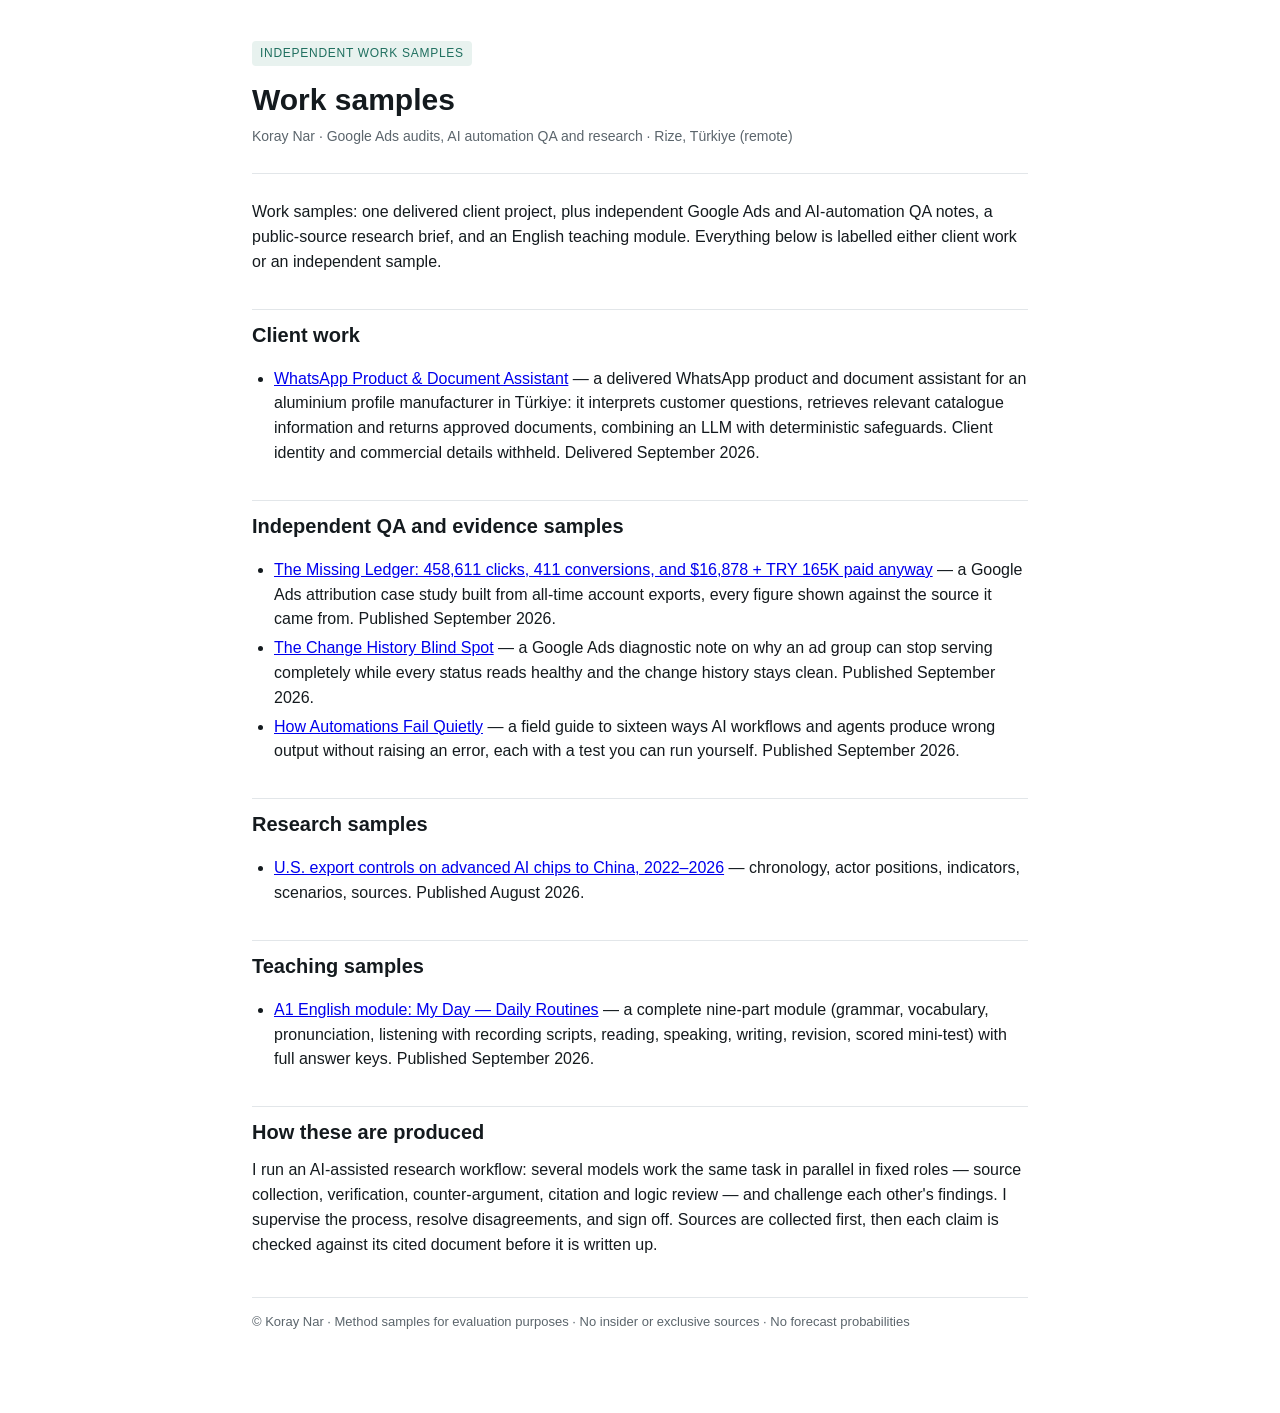
<file: index.html>
<!doctype html>
<html lang="en">
<head>
<meta charset="utf-8">
<meta name="viewport" content="width=device-width,initial-scale=1">
<title>Work samples — Koray Nar</title>
<meta name="description" content="Work samples by Koray Nar: a Google Ads attribution case study, a Google Ads diagnostic note, a field guide to silent AI-automation failures, a public-source research brief with confidence-labelled sources, and a complete CEFR A1 English teaching module.">
<link rel="stylesheet" href="style.css">
</head>
<body>
<div class="wrap">
  <header class="doc">
    <span class="kicker">Independent work samples</span>
    <h1>Work samples</h1>
    <p class="meta">Koray Nar · Google Ads audits, AI automation QA and research · Rize, Türkiye (remote)</p>
  </header>

  <p>Work samples: one delivered client project, plus independent Google Ads and AI-automation QA notes,
  a public-source research brief, and an English teaching module. Everything below is labelled either
  client work or an independent sample.</p>

  <h2>Client work</h2>
  <ul>
    <li><a href="portfolio/whatsapp-assistant/">WhatsApp Product &amp; Document Assistant</a> &mdash; a delivered
    WhatsApp product and document assistant for an aluminium profile manufacturer in T&uuml;rkiye: it interprets
    customer questions, retrieves relevant catalogue information and returns approved documents, combining an LLM
    with deterministic safeguards. Client identity and commercial details withheld. Delivered September 2026.</li>
  </ul>

  <h2>Independent QA and evidence samples</h2>
  <ul>
    <li><a href="missing-ledger/">The Missing Ledger: 458,611 clicks, 411 conversions, and $16,878 + TRY 165K paid anyway</a> — a Google Ads attribution case study built from all-time account exports, every figure shown against the source it came from. Published September 2026.</li>
    <li><a href="change-history-blind-spot/">The Change History Blind Spot</a> &mdash; a Google Ads diagnostic note on why an ad group can stop serving completely while every status reads healthy and the change history stays clean. Published September 2026.</li>
    <li><a href="silent-failures/">How Automations Fail Quietly</a> — a field guide to sixteen ways AI workflows and agents produce wrong output without raising an error, each with a test you can run yourself. Published September 2026.</li>
  </ul>

  <h2>Research samples</h2>
  <ul>
    <li><a href="us-china-ai-chip-export-controls/">U.S. export controls on advanced AI chips to China, 2022–2026</a> — chronology, actor positions, indicators, scenarios, sources. Published August 2026.</li>
  </ul>

  <h2>Teaching samples</h2>
  <ul>
    <li><a href="english-a1-sample/">A1 English module: My Day — Daily Routines</a> — a complete nine-part module (grammar, vocabulary, pronunciation, listening with recording scripts, reading, speaking, writing, revision, scored mini-test) with full answer keys. Published September 2026.</li>
  </ul>

  <h2>How these are produced</h2>
  <p>I run an AI-assisted research workflow: several models work the same task in parallel in fixed roles — source collection, verification, counter-argument, citation and logic review — and challenge each other's findings. I supervise the process, resolve disagreements, and sign off. Sources are collected first, then each claim is checked against its cited document before it is written up.</p>

  <footer>© Koray Nar · Method samples for evaluation purposes · No insider or exclusive sources · No forecast probabilities</footer>
</div>
</body>
</html>
</file>
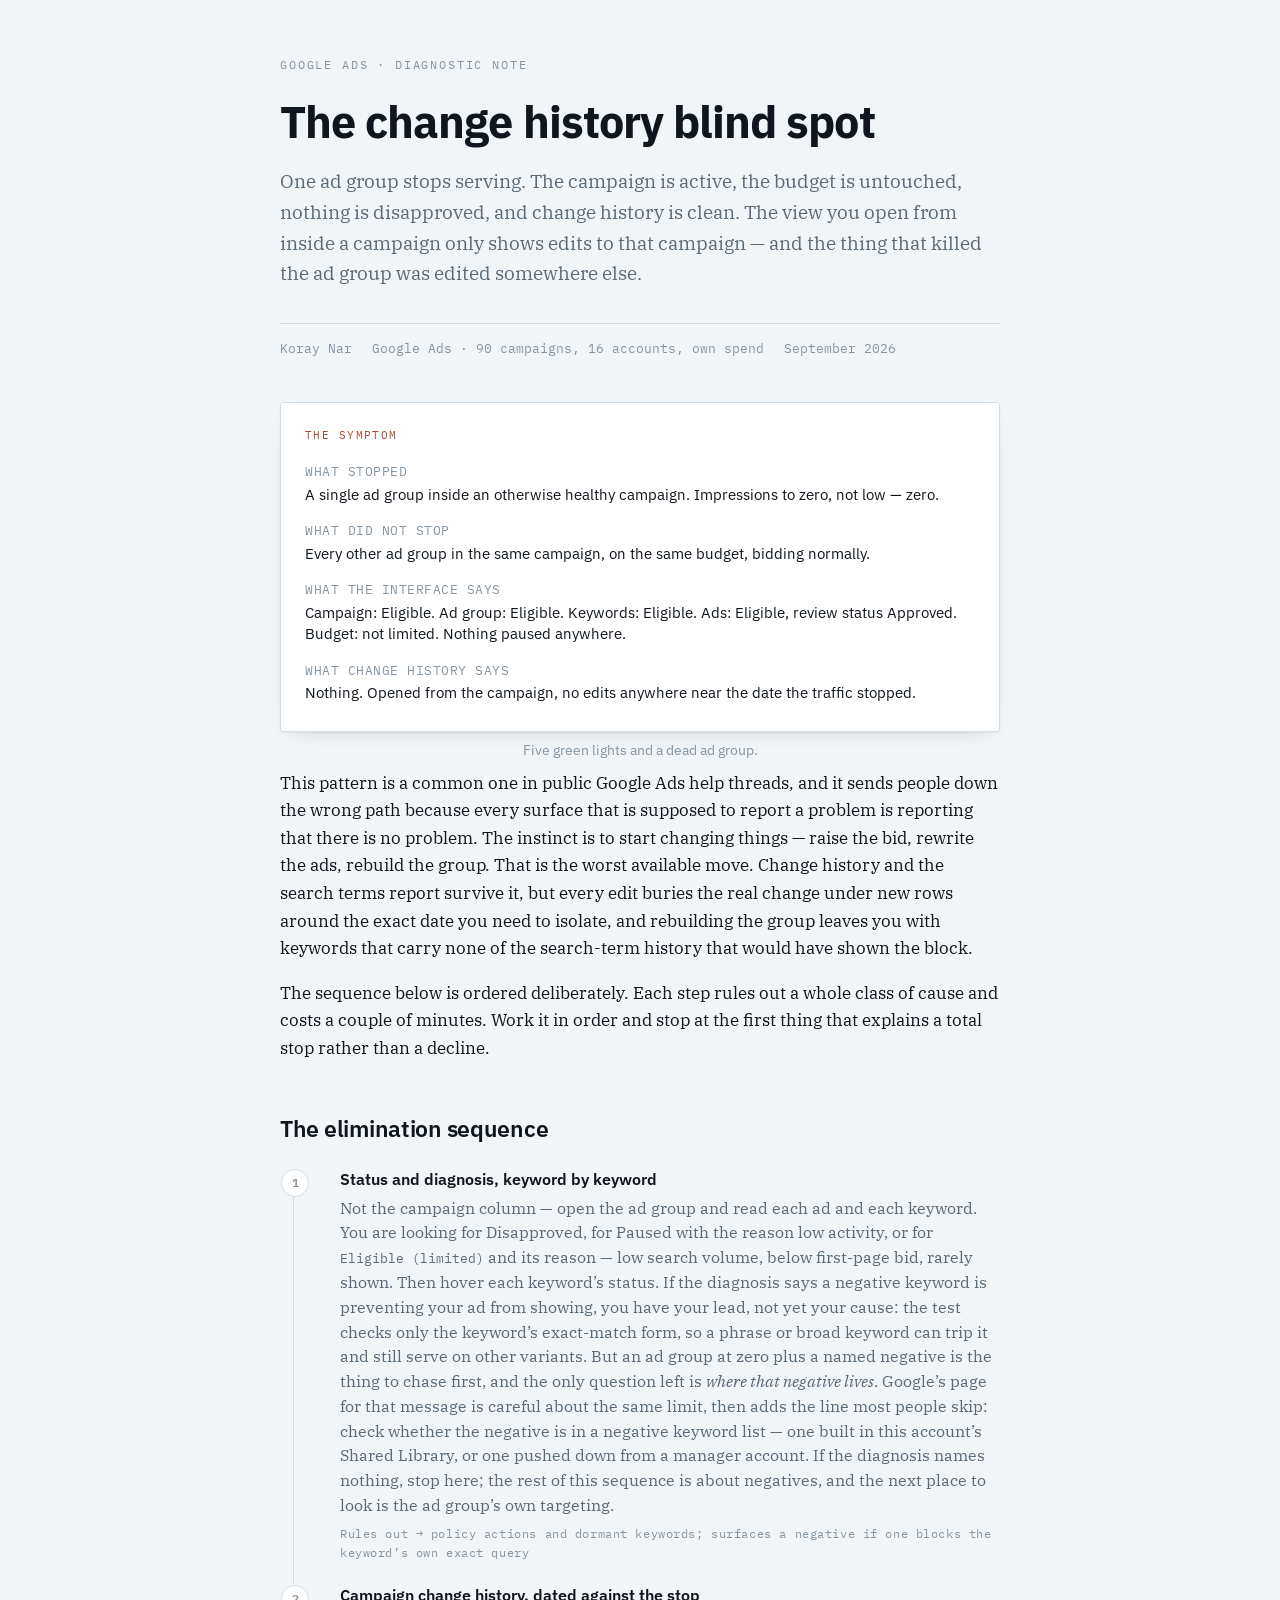
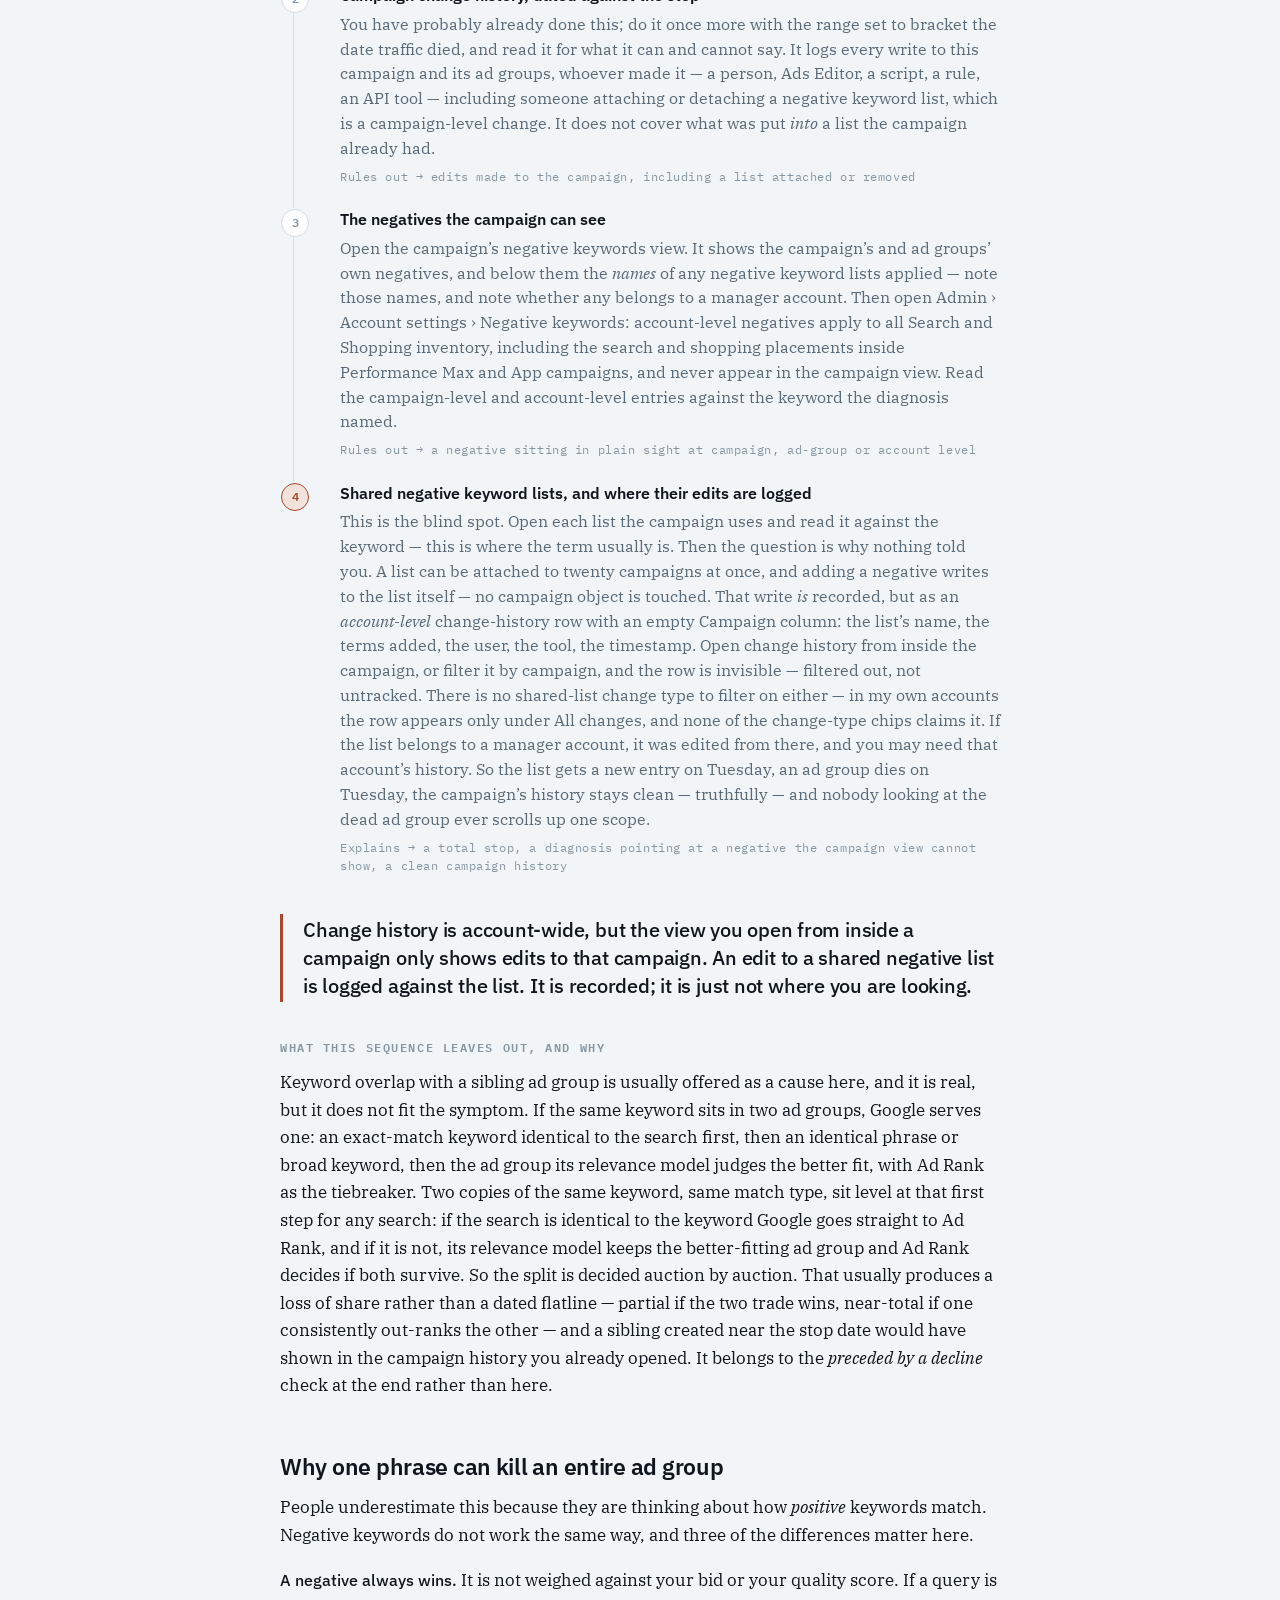
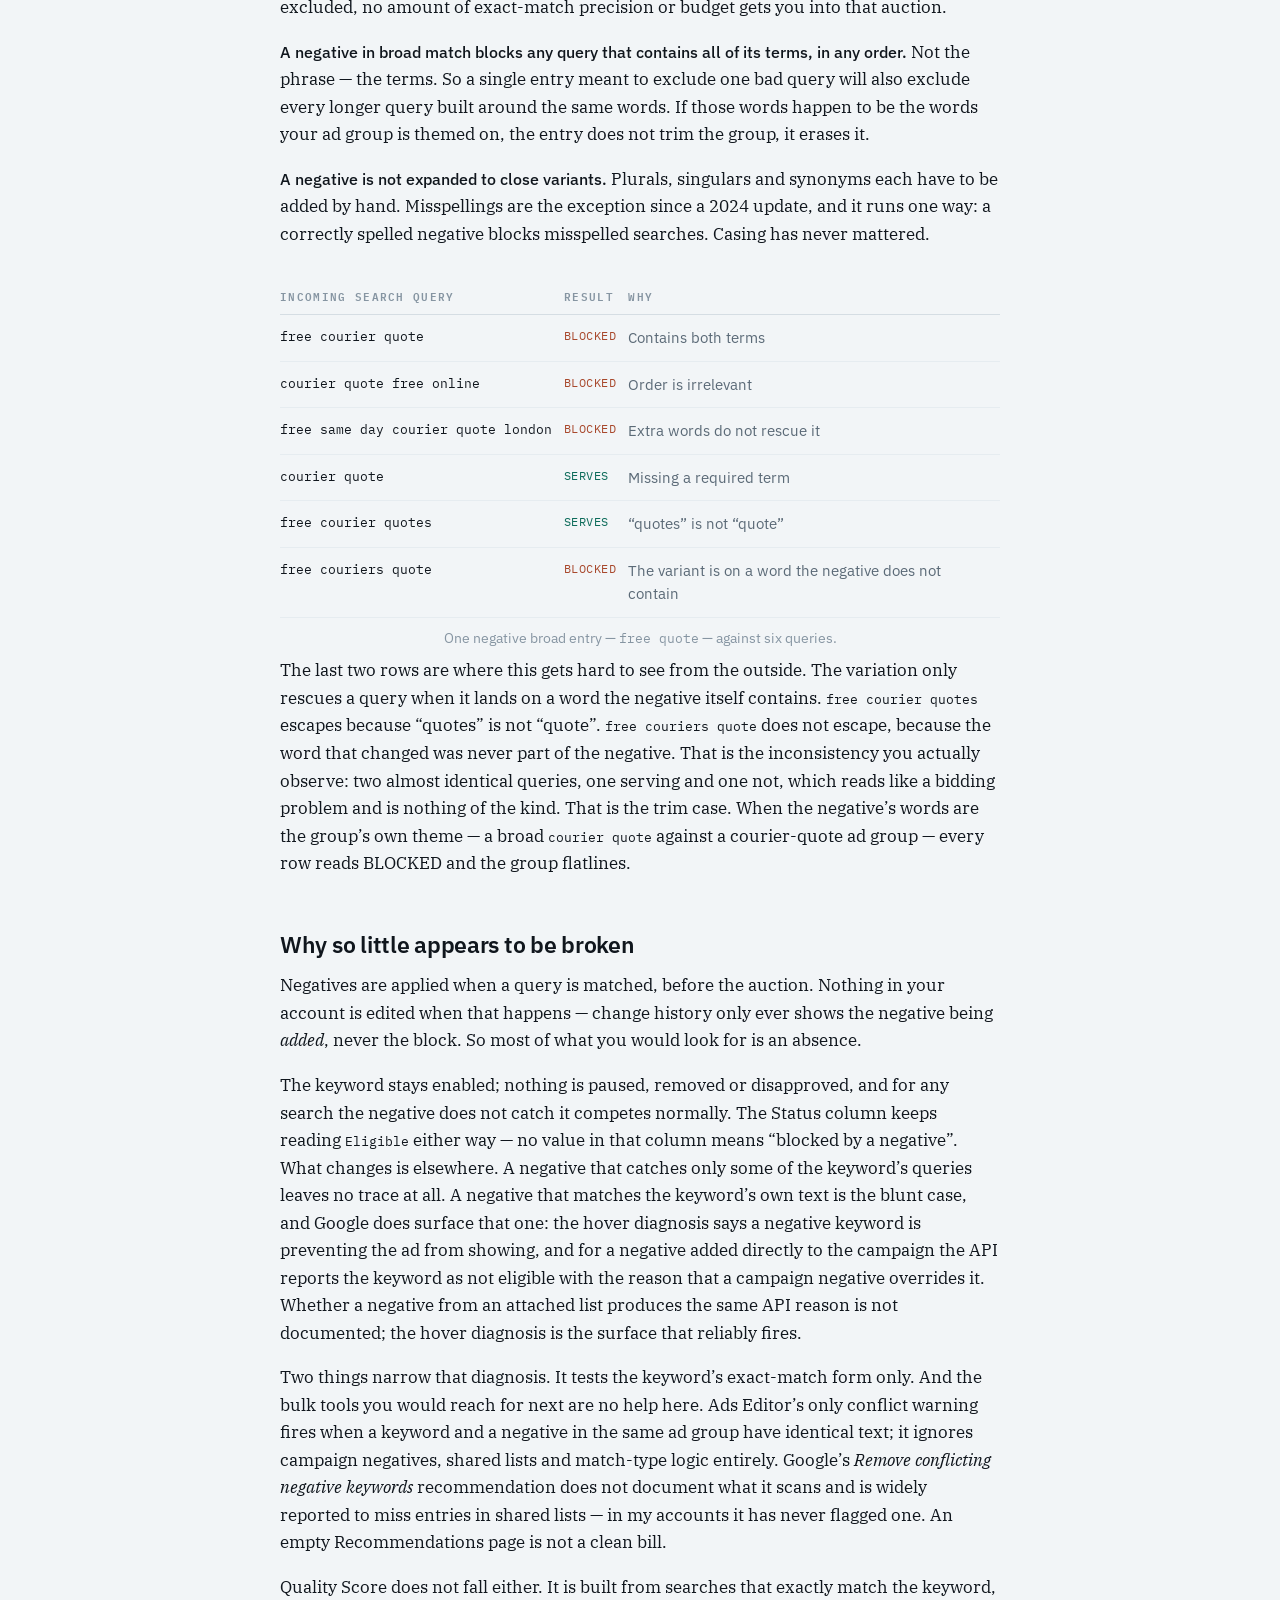
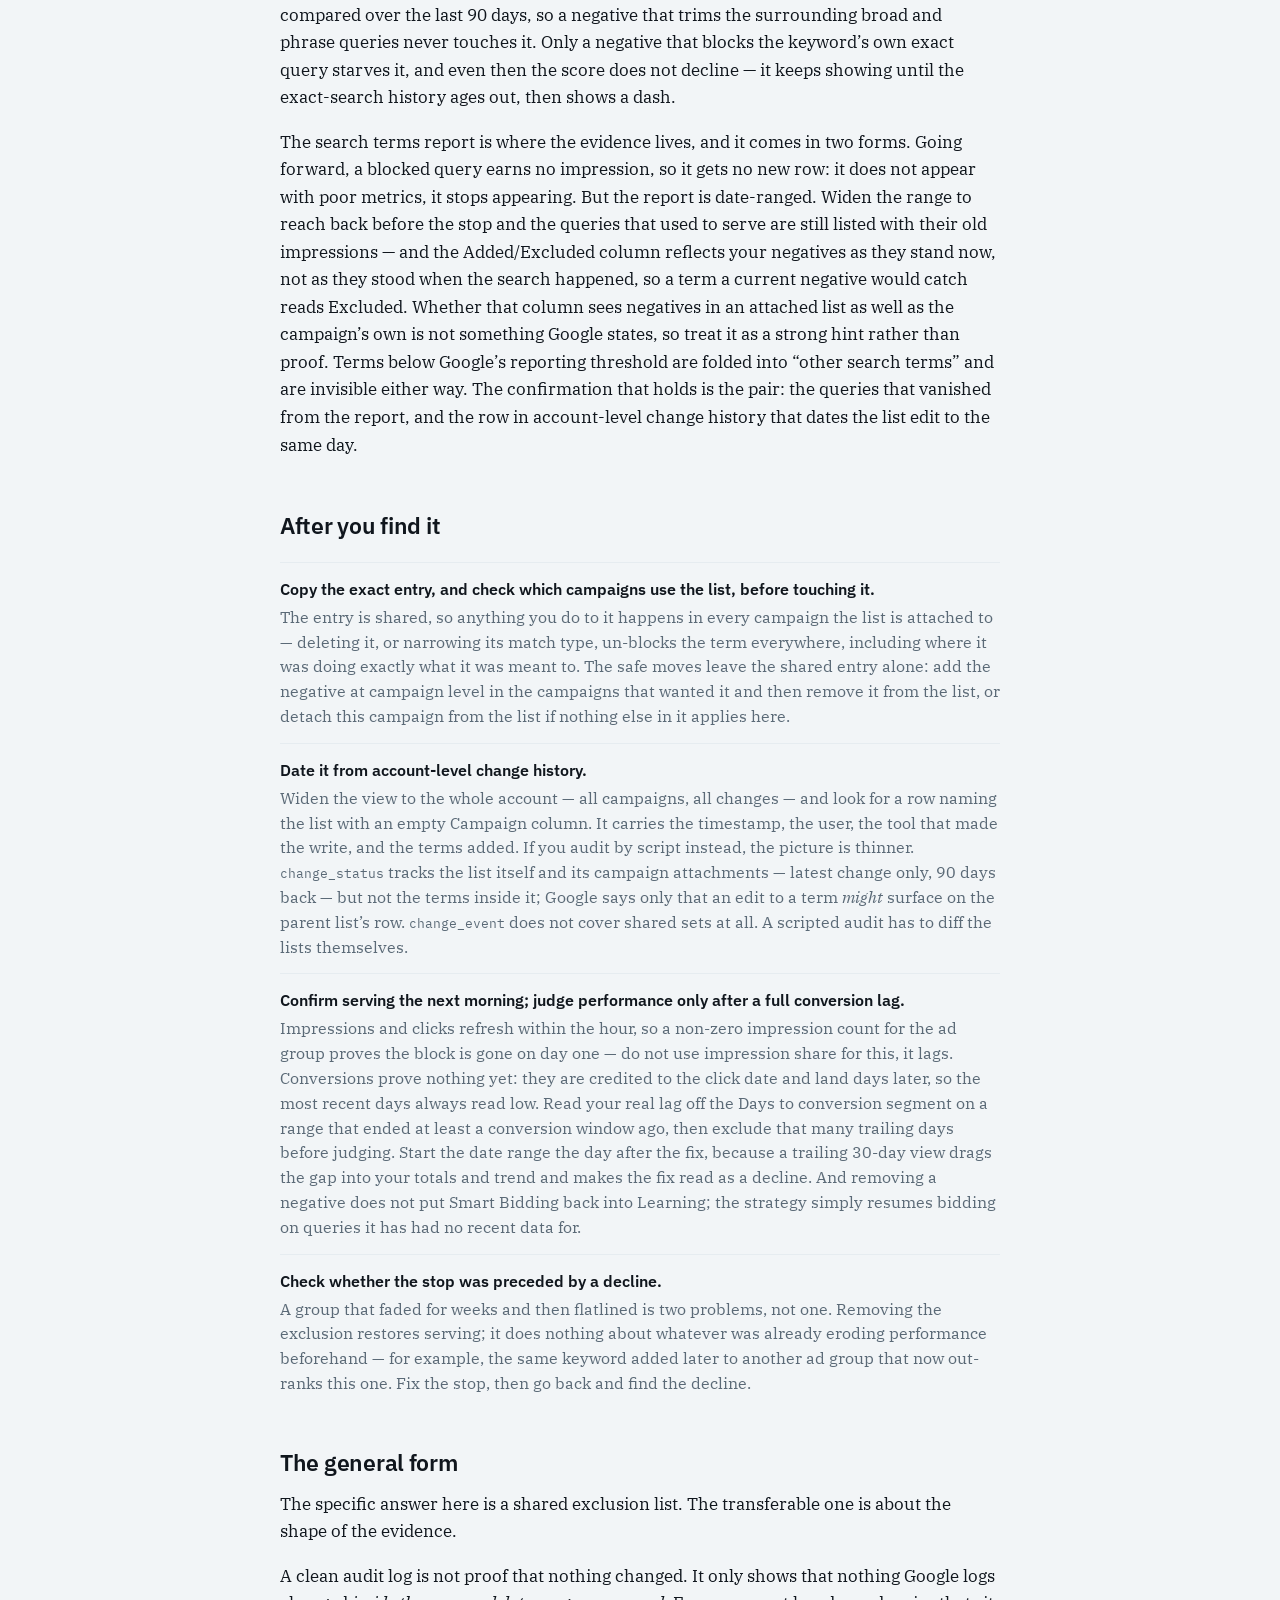
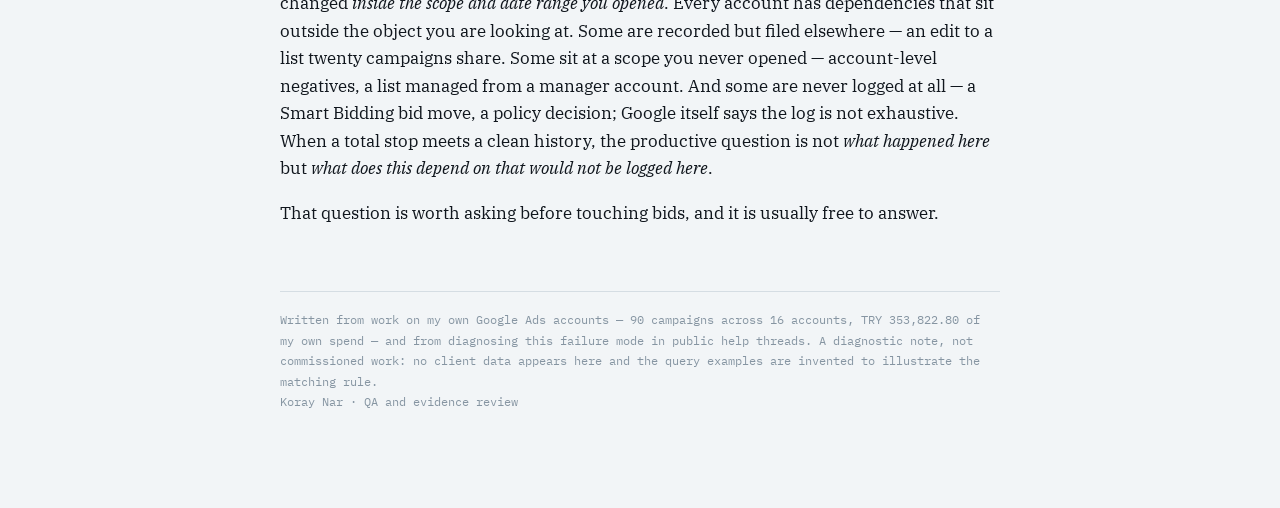
<file: change-history-blind-spot/index.html>
<!doctype html>
<html lang="en">
<head>
<meta charset="utf-8">
<title>The Change History Blind Spot — a Google Ads diagnostic note</title>
<meta name="viewport" content="width=device-width,initial-scale=1">
<meta name="description" content="One ad group stops serving. The campaign is active, the budget is untouched, nothing is disapproved, and change history is clean. The view you open from inside a campaign only shows edits to that campaign &mdash; and the thing that killed the ad group was edited somewhere else.">
<meta name="author" content="Koray Nar">
<link rel="canonical" href="https://koraynar.github.io/research-samples/change-history-blind-spot/">
<meta property="og:type" content="article">
<meta property="og:site_name" content="Koray Nar — work samples">
<meta property="og:title" content="The Change History Blind Spot — a Google Ads diagnostic note">
<meta property="og:description" content="One ad group stops serving. The campaign is active, the budget is untouched, nothing is disapproved, and change history is clean. The view you open from inside a campaign only shows edits to that campaign &mdash; and the thing that killed the ad group was edited somewhere else.">
<meta property="og:url" content="https://koraynar.github.io/research-samples/change-history-blind-spot/">
<meta property="og:image" content="https://koraynar.github.io/research-samples/change-history-blind-spot/cover.png">
<meta property="og:image:width" content="1600">
<meta property="og:image:height" content="1200">
<meta name="twitter:card" content="summary_large_image">
<meta name="twitter:title" content="The Change History Blind Spot — a Google Ads diagnostic note">
<meta name="twitter:description" content="One ad group stops serving. Every status reads healthy and change history is clean. Here is what the campaign view cannot show you.">
<meta name="twitter:image" content="https://koraynar.github.io/research-samples/change-history-blind-spot/cover.png">
</head>
<body>
<link rel="preconnect" href="https://fonts.googleapis.com">
<link rel="preconnect" href="https://fonts.gstatic.com" crossorigin>
<link rel="stylesheet" href="https://fonts.googleapis.com/css2?family=IBM+Plex+Mono:wght@400;500;600&family=IBM+Plex+Sans:wght@400;500;600;700&family=IBM+Plex+Serif:ital,wght@0,400;0,500;1,400&display=swap">
<style>
  :root {
    --paper:      #f2f5f7;
    --card:       #ffffff;
    --ink:        #10161d;
    --muted:      #5b6a77;
    --faint:      #8695a2;
    --rule:       #d5dde3;
    --rule-soft:  #e6ecf0;
    --live:       #0d6b5a;
    --live-soft:  #d9ebe6;
    --dead:       #a8482c;
    --dead-soft:  #f3e2dc;
    --shadow:     0 1px 2px rgba(16,22,29,.06), 0 8px 24px -18px rgba(16,22,29,.35);
    --sans: "IBM Plex Sans", -apple-system, BlinkMacSystemFont, "Segoe UI", sans-serif;
    --serif:"IBM Plex Serif", Georgia, "Times New Roman", serif;
    --mono: "IBM Plex Mono", ui-monospace, "SF Mono", Menlo, monospace;
  }
  @media (prefers-color-scheme: dark) {
    :root:not([data-theme="light"]) {
      --paper:#0d1319; --card:#141d25; --ink:#e7edf2; --muted:#9aabb8; --faint:#6d7f8c;
      --rule:#26333d; --rule-soft:#1c262f;
      --live:#4cc2a6; --live-soft:#13312b; --dead:#e08b6b; --dead-soft:#33201a;
      --shadow:0 1px 2px rgba(0,0,0,.4), 0 8px 24px -18px rgba(0,0,0,.9);
    }
  }
  :root[data-theme="dark"] {
    --paper:#0d1319; --card:#141d25; --ink:#e7edf2; --muted:#9aabb8; --faint:#6d7f8c;
    --rule:#26333d; --rule-soft:#1c262f;
    --live:#4cc2a6; --live-soft:#13312b; --dead:#e08b6b; --dead-soft:#33201a;
    --shadow:0 1px 2px rgba(0,0,0,.4), 0 8px 24px -18px rgba(0,0,0,.9);
  }

  * { box-sizing: border-box; }
  body {
    background: var(--paper); color: var(--ink);
    font-family: var(--serif); font-size: 17px; line-height: 1.62;
    margin: 0; padding: 0 20px 96px; -webkit-font-smoothing: antialiased;
  }
  .wrap { max-width: 720px; margin: 0 auto; }

  header { padding: 56px 0 0; }
  .eyebrow {
    font-family: var(--mono); font-size: 11.5px; letter-spacing: .16em;
    text-transform: uppercase; color: var(--faint); margin: 0 0 22px;
  }
  h1 {
    font-family: var(--sans); font-weight: 700;
    font-size: clamp(31px, 5.4vw, 45px); line-height: 1.1;
    letter-spacing: -.021em; text-wrap: balance; margin: 0 0 20px;
  }
  .standfirst { font-size: 19px; color: var(--muted); margin: 0 0 34px; text-wrap: pretty; }
  .byline {
    font-family: var(--mono); font-size: 12.5px; color: var(--faint);
    border-top: 1px solid var(--rule); padding-top: 14px;
    display: flex; flex-wrap: wrap; gap: 6px 20px;
  }

  h2 {
    font-family: var(--sans); font-weight: 600; font-size: 23px;
    letter-spacing: -.012em; line-height: 1.25; text-wrap: balance; margin: 52px 0 14px;
  }
  h3 {
    font-family: var(--mono); font-weight: 600; font-size: 12px;
    letter-spacing: .13em; text-transform: uppercase; color: var(--faint); margin: 36px 0 12px;
  }
  p { margin: 0 0 17px; }
  strong { font-weight: 500; font-family: var(--sans); font-size: 16.4px; }
  a { color: inherit; text-decoration-color: var(--faint); text-underline-offset: 3px; }

  .pull {
    font-family: var(--sans); font-weight: 500; font-size: 20px; line-height: 1.4;
    letter-spacing: -.011em; color: var(--ink);
    border-left: 3px solid var(--dead); padding: 2px 0 2px 20px; margin: 34px 0;
  }

  /* symptom card */
  .symptom {
    background: var(--card); border: 1px solid var(--rule); border-radius: 3px;
    padding: 24px 24px 12px; box-shadow: var(--shadow); margin: 44px 0 8px;
  }
  .symptom .src {
    font-family: var(--mono); font-size: 11px; letter-spacing: .13em;
    text-transform: uppercase; color: var(--dead); margin: 0 0 16px;
  }
  .symptom dl { margin: 0; }
  .symptom dt {
    font-family: var(--mono); font-size: 12.5px; color: var(--faint);
    letter-spacing: .04em; margin: 0;
  }
  .symptom dd {
    font-family: var(--sans); font-size: 15px; color: var(--ink);
    margin: 2px 0 15px; line-height: 1.45;
  }
  .caption {
    font-family: var(--sans); font-size: 13.5px; color: var(--faint);
    text-align: center; margin: 0 0 8px;
  }

  /* elimination sequence */
  ol.seq { list-style: none; counter-reset: step; padding: 0; margin: 26px 0 8px; }
  ol.seq > li {
    counter-increment: step; position: relative;
    padding: 0 0 22px 46px; border-left: 1px solid var(--rule); margin-left: 13px;
  }
  ol.seq > li:last-child { border-left-color: transparent; padding-bottom: 4px; }
  ol.seq > li::before {
    content: counter(step); position: absolute; left: -13px; top: 0;
    width: 26px; height: 26px; border-radius: 50%;
    background: var(--card); border: 1px solid var(--rule); color: var(--faint);
    font-family: var(--mono); font-size: 12px; font-weight: 600;
    display: flex; align-items: center; justify-content: center;
  }
  ol.seq > li.found::before {
    background: var(--dead-soft); border-color: var(--dead); color: var(--dead);
  }
  ol.seq .step-t {
    font-family: var(--sans); font-weight: 600; font-size: 16px;
    margin: 1px 0 5px; line-height: 1.35;
  }
  ol.seq .step-b { font-size: 16px; color: var(--muted); margin: 0; line-height: 1.55; }
  ol.seq .rules-out {
    font-family: var(--mono); font-size: 11.5px; letter-spacing: .05em;
    color: var(--faint); margin: 7px 0 0;
  }

  /* match-type table */
  .tbl { width: 100%; border-collapse: collapse; margin: 22px 0 10px; font-family: var(--sans); font-size: 14.5px; }
  .tbl th {
    font-family: var(--mono); font-size: 11px; letter-spacing: .12em; text-transform: uppercase;
    color: var(--faint); text-align: left; font-weight: 600;
    border-bottom: 1px solid var(--rule); padding: 0 12px 9px 0;
  }
  .tbl td { border-bottom: 1px solid var(--rule-soft); padding: 11px 12px 11px 0; vertical-align: top; color: var(--muted); }
  .tbl td.q { font-family: var(--mono); font-size: 13px; color: var(--ink); white-space: nowrap; }
  .tbl td.v { font-family: var(--mono); font-size: 12px; letter-spacing: .04em; white-space: nowrap; }
  .tbl .blocked { color: var(--dead); }
  .tbl .serves  { color: var(--live); }
  .tblwrap { overflow-x: auto; }

  .checks { margin: 22px 0 8px; padding: 0; list-style: none; }
  .checks li {
    border-top: 1px solid var(--rule-soft); padding: 14px 0 0; margin: 0 0 14px;
    font-size: 16px; color: var(--muted); line-height: 1.55;
  }
  .checks li b {
    display: block; font-family: var(--sans); font-weight: 600; font-size: 15.5px;
    color: var(--ink); margin: 0 0 4px;
  }

  footer {
    margin: 64px 0 0; border-top: 1px solid var(--rule); padding-top: 18px;
    font-family: var(--mono); font-size: 12px; color: var(--faint); line-height: 1.7;
  }
  footer a { color: var(--faint); }
  @media print { .symptom, .symptom * { box-shadow: none !important; } }
</style>

<div class="wrap">
<header>
  <p class="eyebrow">Google Ads · Diagnostic note</p>
  <h1>The change history blind spot</h1>
  <p class="standfirst">One ad group stops serving. The campaign is active, the budget is untouched, nothing is disapproved, and change history is clean. The view you open from inside a campaign only shows edits to that campaign &mdash; and the thing that killed the ad group was edited somewhere else.</p>
  <p class="byline">
    <span>Koray Nar</span>
    <span>Google Ads · 90 campaigns, 16 accounts, own spend</span>
    <span>September 2026</span>
  </p>
</header>

<div class="symptom">
  <p class="src">The symptom</p>
  <dl>
    <dt>WHAT STOPPED</dt>
    <dd>A single ad group inside an otherwise healthy campaign. Impressions to zero, not low &mdash; zero.</dd>
    <dt>WHAT DID NOT STOP</dt>
    <dd>Every other ad group in the same campaign, on the same budget, bidding normally.</dd>
    <dt>WHAT THE INTERFACE SAYS</dt>
    <dd>Campaign: Eligible. Ad group: Eligible. Keywords: Eligible. Ads: Eligible, review status Approved. Budget: not limited. Nothing paused anywhere.</dd>
    <dt>WHAT CHANGE HISTORY SAYS</dt>
    <dd>Nothing. Opened from the campaign, no edits anywhere near the date the traffic stopped.</dd>
  </dl>
</div>
<p class="caption">Five green lights and a dead ad group.</p>

<p>This pattern is a common one in public Google Ads help threads, and it sends people down the wrong path because every surface that is supposed to report a problem is reporting that there is no problem. The instinct is to start changing things &mdash; raise the bid, rewrite the ads, rebuild the group. That is the worst available move. Change history and the search terms report survive it, but every edit buries the real change under new rows around the exact date you need to isolate, and rebuilding the group leaves you with keywords that carry none of the search-term history that would have shown the block.</p>

<p>The sequence below is ordered deliberately. Each step rules out a whole class of cause and costs a couple of minutes. Work it in order and stop at the first thing that explains a total stop rather than a decline.</p>

<h2>The elimination sequence</h2>

<ol class="seq">
  <li>
    <p class="step-t">Status and diagnosis, keyword by keyword</p>
    <p class="step-b">Not the campaign column &mdash; open the ad group and read each ad and each keyword. You are looking for Disapproved, for Paused with the reason low activity, or for <span style="font-family:var(--mono);font-size:13px">Eligible (limited)</span> and its reason &mdash; low search volume, below first-page bid, rarely shown. Then hover each keyword&rsquo;s status. If the diagnosis says a negative keyword is preventing your ad from showing, you have your lead, not yet your cause: the test checks only the keyword&rsquo;s exact-match form, so a phrase or broad keyword can trip it and still serve on other variants. But an ad group at zero plus a named negative is the thing to chase first, and the only question left is <em>where that negative lives</em>. Google&rsquo;s page for that message is careful about the same limit, then adds the line most people skip: check whether the negative is in a negative keyword list &mdash; one built in this account&rsquo;s Shared Library, or one pushed down from a manager account. If the diagnosis names nothing, stop here; the rest of this sequence is about negatives, and the next place to look is the ad group&rsquo;s own targeting.</p>
    <p class="rules-out">Rules out &rarr; policy actions and dormant keywords; surfaces a negative if one blocks the keyword&rsquo;s own exact query</p>
  </li>
  <li>
    <p class="step-t">Campaign change history, dated against the stop</p>
    <p class="step-b">You have probably already done this; do it once more with the range set to bracket the date traffic died, and read it for what it can and cannot say. It logs every write to this campaign and its ad groups, whoever made it &mdash; a person, Ads Editor, a script, a rule, an API tool &mdash; including someone attaching or detaching a negative keyword list, which is a campaign-level change. It does not cover what was put <em>into</em> a list the campaign already had.</p>
    <p class="rules-out">Rules out &rarr; edits made to the campaign, including a list attached or removed</p>
  </li>
  <li>
    <p class="step-t">The negatives the campaign can see</p>
    <p class="step-b">Open the campaign&rsquo;s negative keywords view. It shows the campaign&rsquo;s and ad groups&rsquo; own negatives, and below them the <em>names</em> of any negative keyword lists applied &mdash; note those names, and note whether any belongs to a manager account. Then open Admin &rsaquo; Account settings &rsaquo; Negative keywords: account-level negatives apply to all Search and Shopping inventory, including the search and shopping placements inside Performance Max and App campaigns, and never appear in the campaign view. Read the campaign-level and account-level entries against the keyword the diagnosis named.</p>
    <p class="rules-out">Rules out &rarr; a negative sitting in plain sight at campaign, ad-group or account level</p>
  </li>
  <li class="found">
    <p class="step-t">Shared negative keyword lists, and where their edits are logged</p>
    <p class="step-b">This is the blind spot. Open each list the campaign uses and read it against the keyword &mdash; this is where the term usually is. Then the question is why nothing told you. A list can be attached to twenty campaigns at once, and adding a negative writes to the list itself &mdash; no campaign object is touched. That write <em>is</em> recorded, but as an <em>account-level</em> change-history row with an empty Campaign column: the list&rsquo;s name, the terms added, the user, the tool, the timestamp. Open change history from inside the campaign, or filter it by campaign, and the row is invisible &mdash; filtered out, not untracked. There is no shared-list change type to filter on either &mdash; in my own accounts the row appears only under All changes, and none of the change-type chips claims it. If the list belongs to a manager account, it was edited from there, and you may need that account&rsquo;s history. So the list gets a new entry on Tuesday, an ad group dies on Tuesday, the campaign&rsquo;s history stays clean &mdash; truthfully &mdash; and nobody looking at the dead ad group ever scrolls up one scope.</p>
    <p class="rules-out">Explains &rarr; a total stop, a diagnosis pointing at a negative the campaign view cannot show, a clean campaign history</p>
  </li>
</ol>

<p class="pull">Change history is account-wide, but the view you open from inside a campaign only shows edits to that campaign. An edit to a shared negative list is logged against the list. It is recorded; it is just not where you are looking.</p>

<h3>What this sequence leaves out, and why</h3>

<p>Keyword overlap with a sibling ad group is usually offered as a cause here, and it is real, but it does not fit the symptom. If the same keyword sits in two ad groups, Google serves one: an exact-match keyword identical to the search first, then an identical phrase or broad keyword, then the ad group its relevance model judges the better fit, with Ad Rank as the tiebreaker. Two copies of the same keyword, same match type, sit level at that first step for any search: if the search is identical to the keyword Google goes straight to Ad Rank, and if it is not, its relevance model keeps the better-fitting ad group and Ad Rank decides if both survive. So the split is decided auction by auction. That usually produces a loss of share rather than a dated flatline &mdash; partial if the two trade wins, near-total if one consistently out-ranks the other &mdash; and a sibling created near the stop date would have shown in the campaign history you already opened. It belongs to the <em>preceded by a decline</em> check at the end rather than here.</p>

<h2>Why one phrase can kill an entire ad group</h2>

<p>People underestimate this because they are thinking about how <em>positive</em> keywords match. Negative keywords do not work the same way, and three of the differences matter here.</p>

<p><strong>A negative always wins.</strong> It is not weighed against your bid or your quality score. If a query is excluded, no amount of exact-match precision or budget gets you into that auction.</p>

<p><strong>A negative in broad match blocks any query that contains all of its terms, in any order.</strong> Not the phrase &mdash; the terms. So a single entry meant to exclude one bad query will also exclude every longer query built around the same words. If those words happen to be the words your ad group is themed on, the entry does not trim the group, it erases it.</p>

<p><strong>A negative is not expanded to close variants.</strong> Plurals, singulars and synonyms each have to be added by hand. Misspellings are the exception since a 2024 update, and it runs one way: a correctly spelled negative blocks misspelled searches. Casing has never mattered.</p>

<div class="tblwrap">
<table class="tbl">
  <thead><tr><th>Incoming search query</th><th>Result</th><th>Why</th></tr></thead>
  <tbody>
    <tr><td class="q">free courier quote</td><td class="v blocked">BLOCKED</td><td>Contains both terms</td></tr>
    <tr><td class="q">courier quote free online</td><td class="v blocked">BLOCKED</td><td>Order is irrelevant</td></tr>
    <tr><td class="q">free same day courier quote london</td><td class="v blocked">BLOCKED</td><td>Extra words do not rescue it</td></tr>
    <tr><td class="q">courier quote</td><td class="v serves">SERVES</td><td>Missing a required term</td></tr>
    <tr><td class="q">free courier quotes</td><td class="v serves">SERVES</td><td>&ldquo;quotes&rdquo; is not &ldquo;quote&rdquo;</td></tr>
    <tr><td class="q">free couriers quote</td><td class="v blocked">BLOCKED</td><td>The variant is on a word the negative does not contain</td></tr>
  </tbody>
</table>
</div>
<p class="caption">One negative broad entry &mdash; <span style="font-family:var(--mono);font-size:13px">free quote</span> &mdash; against six queries.</p>

<p>The last two rows are where this gets hard to see from the outside. The variation only rescues a query when it lands on a word the negative itself contains. <span style="font-family:var(--mono);font-size:13px">free courier quotes</span> escapes because &ldquo;quotes&rdquo; is not &ldquo;quote&rdquo;. <span style="font-family:var(--mono);font-size:13px">free couriers quote</span> does not escape, because the word that changed was never part of the negative. That is the inconsistency you actually observe: two almost identical queries, one serving and one not, which reads like a bidding problem and is nothing of the kind. That is the trim case. When the negative&rsquo;s words are the group&rsquo;s own theme &mdash; a broad <span style="font-family:var(--mono);font-size:13px">courier quote</span> against a courier-quote ad group &mdash; every row reads BLOCKED and the group flatlines.</p>

<h2>Why so little appears to be broken</h2>

<p>Negatives are applied when a query is matched, before the auction. Nothing in your account is edited when that happens &mdash; change history only ever shows the negative being <em>added</em>, never the block. So most of what you would look for is an absence.</p>

<p>The keyword stays enabled; nothing is paused, removed or disapproved, and for any search the negative does not catch it competes normally. The Status column keeps reading <span style="font-family:var(--mono);font-size:13px">Eligible</span> either way &mdash; no value in that column means &ldquo;blocked by a negative&rdquo;. What changes is elsewhere. A negative that catches only some of the keyword&rsquo;s queries leaves no trace at all. A negative that matches the keyword&rsquo;s own text is the blunt case, and Google does surface that one: the hover diagnosis says a negative keyword is preventing the ad from showing, and for a negative added directly to the campaign the API reports the keyword as not eligible with the reason that a campaign negative overrides it. Whether a negative from an attached list produces the same API reason is not documented; the hover diagnosis is the surface that reliably fires.</p>

<p>Two things narrow that diagnosis. It tests the keyword&rsquo;s exact-match form only. And the bulk tools you would reach for next are no help here. Ads Editor&rsquo;s only conflict warning fires when a keyword and a negative in the same ad group have identical text; it ignores campaign negatives, shared lists and match-type logic entirely. Google&rsquo;s <em>Remove conflicting negative keywords</em> recommendation does not document what it scans and is widely reported to miss entries in shared lists &mdash; in my accounts it has never flagged one. An empty Recommendations page is not a clean bill.</p>

<p>Quality Score does not fall either. It is built from searches that exactly match the keyword, compared over the last 90 days, so a negative that trims the surrounding broad and phrase queries never touches it. Only a negative that blocks the keyword&rsquo;s own exact query starves it, and even then the score does not decline &mdash; it keeps showing until the exact-search history ages out, then shows a dash.</p>

<p>The search terms report is where the evidence lives, and it comes in two forms. Going forward, a blocked query earns no impression, so it gets no new row: it does not appear with poor metrics, it stops appearing. But the report is date-ranged. Widen the range to reach back before the stop and the queries that used to serve are still listed with their old impressions &mdash; and the Added/Excluded column reflects your negatives as they stand now, not as they stood when the search happened, so a term a current negative would catch reads Excluded. Whether that column sees negatives in an attached list as well as the campaign&rsquo;s own is not something Google states, so treat it as a strong hint rather than proof. Terms below Google&rsquo;s reporting threshold are folded into &ldquo;other search terms&rdquo; and are invisible either way. The confirmation that holds is the pair: the queries that vanished from the report, and the row in account-level change history that dates the list edit to the same day.</p>

<h2>After you find it</h2>

<ul class="checks">
  <li><b>Copy the exact entry, and check which campaigns use the list, before touching it.</b> The entry is shared, so anything you do to it happens in every campaign the list is attached to &mdash; deleting it, or narrowing its match type, un-blocks the term everywhere, including where it was doing exactly what it was meant to. The safe moves leave the shared entry alone: add the negative at campaign level in the campaigns that wanted it and then remove it from the list, or detach this campaign from the list if nothing else in it applies here.</li>
  <li><b>Date it from account-level change history.</b> Widen the view to the whole account &mdash; all campaigns, all changes &mdash; and look for a row naming the list with an empty Campaign column. It carries the timestamp, the user, the tool that made the write, and the terms added. If you audit by script instead, the picture is thinner. <span style="font-family:var(--mono);font-size:13px">change_status</span> tracks the list itself and its campaign attachments &mdash; latest change only, 90 days back &mdash; but not the terms inside it; Google says only that an edit to a term <em>might</em> surface on the parent list&rsquo;s row. <span style="font-family:var(--mono);font-size:13px">change_event</span> does not cover shared sets at all. A scripted audit has to diff the lists themselves.</li>
  <li><b>Confirm serving the next morning; judge performance only after a full conversion lag.</b> Impressions and clicks refresh within the hour, so a non-zero impression count for the ad group proves the block is gone on day one &mdash; do not use impression share for this, it lags. Conversions prove nothing yet: they are credited to the click date and land days later, so the most recent days always read low. Read your real lag off the Days to conversion segment on a range that ended at least a conversion window ago, then exclude that many trailing days before judging. Start the date range the day after the fix, because a trailing 30-day view drags the gap into your totals and trend and makes the fix read as a decline. And removing a negative does not put Smart Bidding back into Learning; the strategy simply resumes bidding on queries it has had no recent data for.</li>
  <li><b>Check whether the stop was preceded by a decline.</b> A group that faded for weeks and then flatlined is two problems, not one. Removing the exclusion restores serving; it does nothing about whatever was already eroding performance beforehand &mdash; for example, the same keyword added later to another ad group that now out-ranks this one. Fix the stop, then go back and find the decline.</li>
</ul>

<h2>The general form</h2>

<p>The specific answer here is a shared exclusion list. The transferable one is about the shape of the evidence.</p>

<p>A clean audit log is not proof that nothing changed. It only shows that nothing Google logs changed <em>inside the scope and date range you opened</em>. Every account has dependencies that sit outside the object you are looking at. Some are recorded but filed elsewhere &mdash; an edit to a list twenty campaigns share. Some sit at a scope you never opened &mdash; account-level negatives, a list managed from a manager account. And some are never logged at all &mdash; a Smart Bidding bid move, a policy decision; Google itself says the log is not exhaustive. When a total stop meets a clean history, the productive question is not <em>what happened here</em> but <em>what does this depend on that would not be logged here</em>.</p>

<p>That question is worth asking before touching bids, and it is usually free to answer.</p>

<footer>
  Written from work on my own Google Ads accounts — 90 campaigns across 16 accounts, TRY 353,822.80 of my own spend — and from diagnosing this failure mode in public help threads. A diagnostic note, not commissioned work: no client data appears here and the query examples are invented to illustrate the matching rule.<br>
  Koray Nar · QA and evidence review
</footer>
</div>
</body>
</html>
</file>
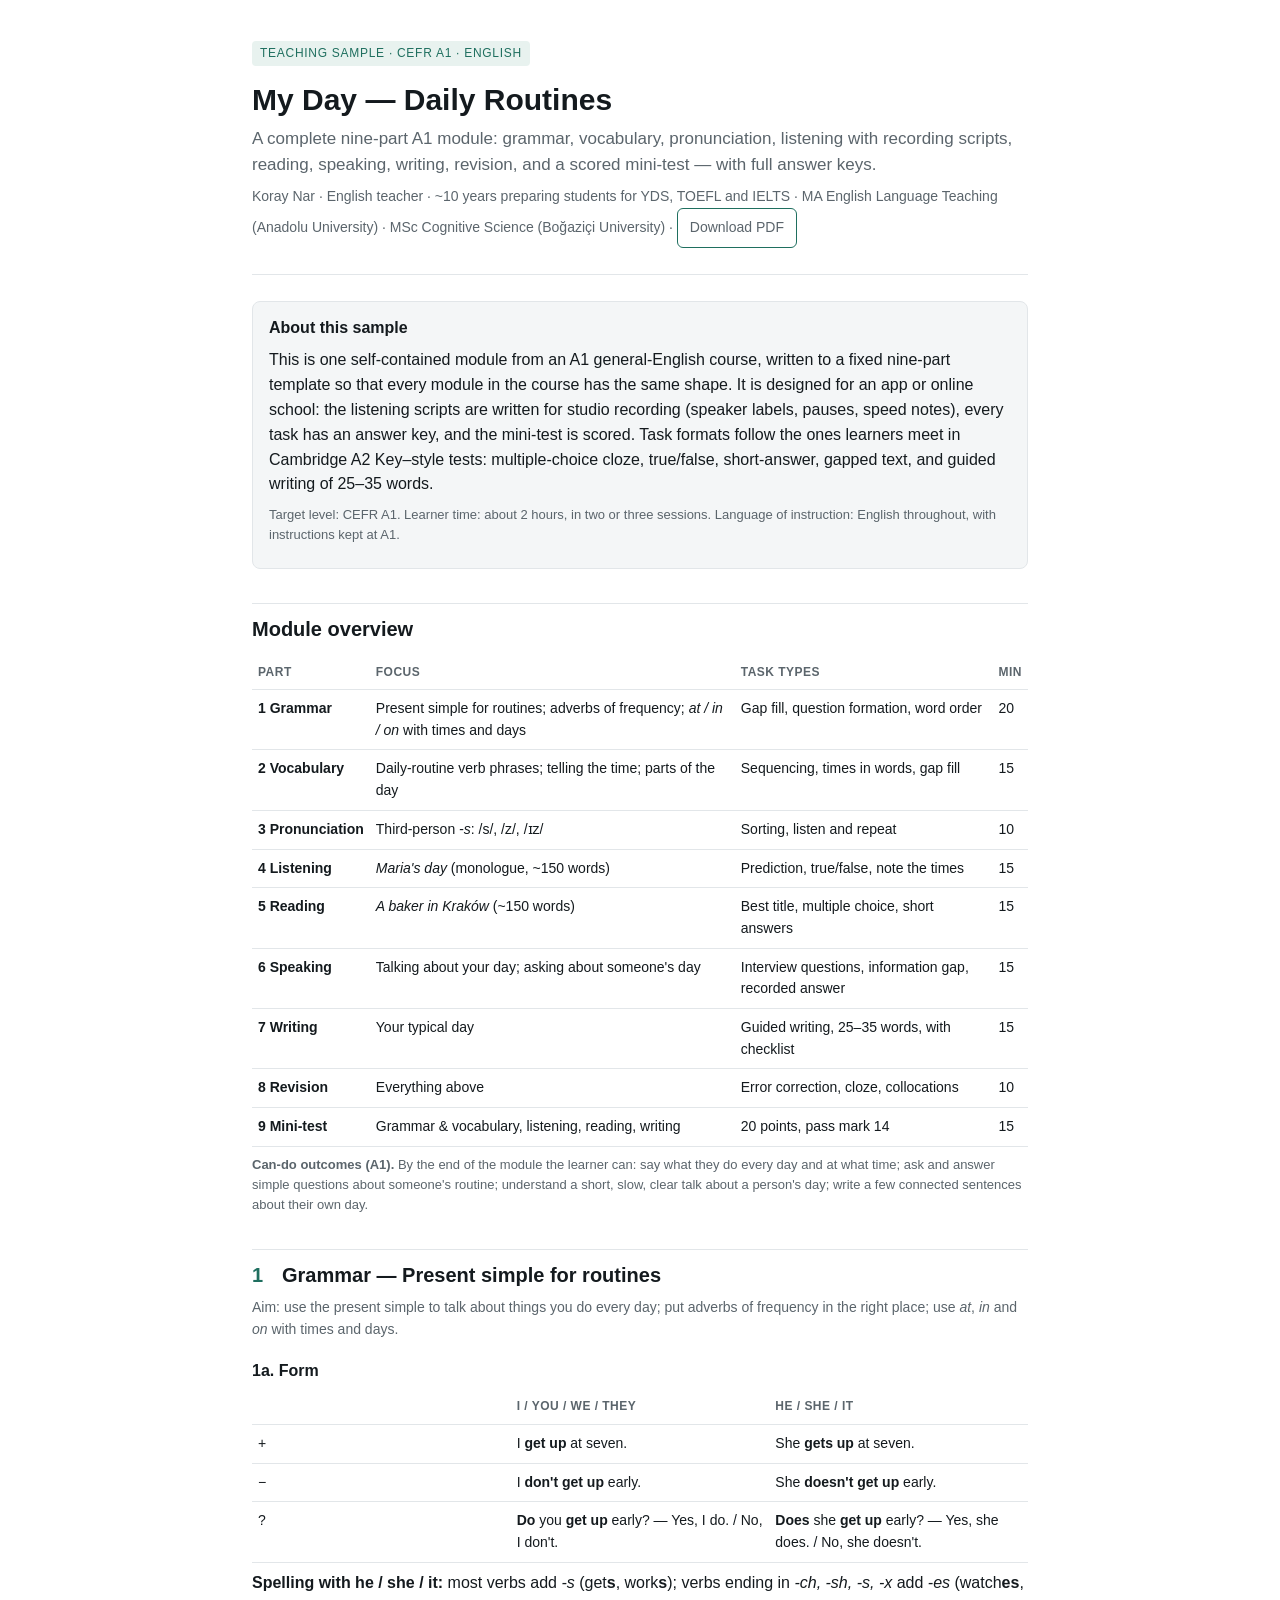
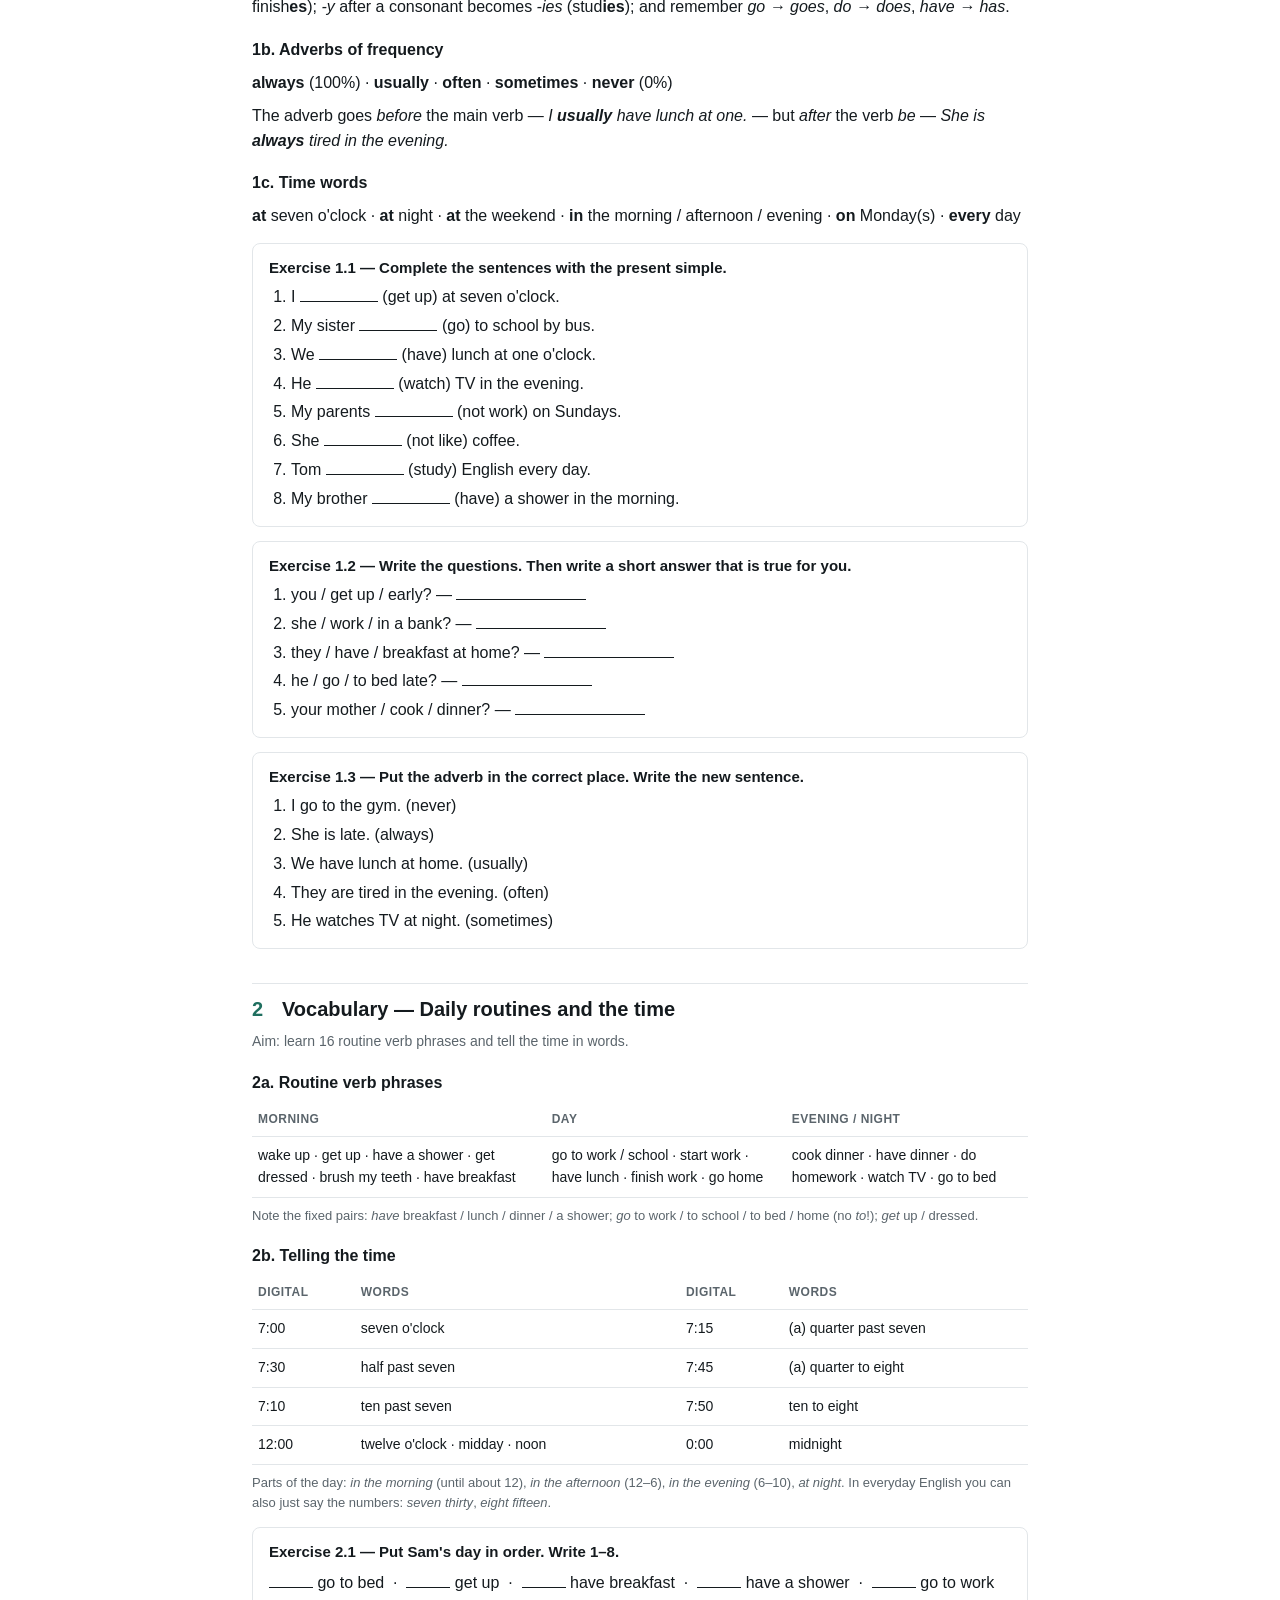
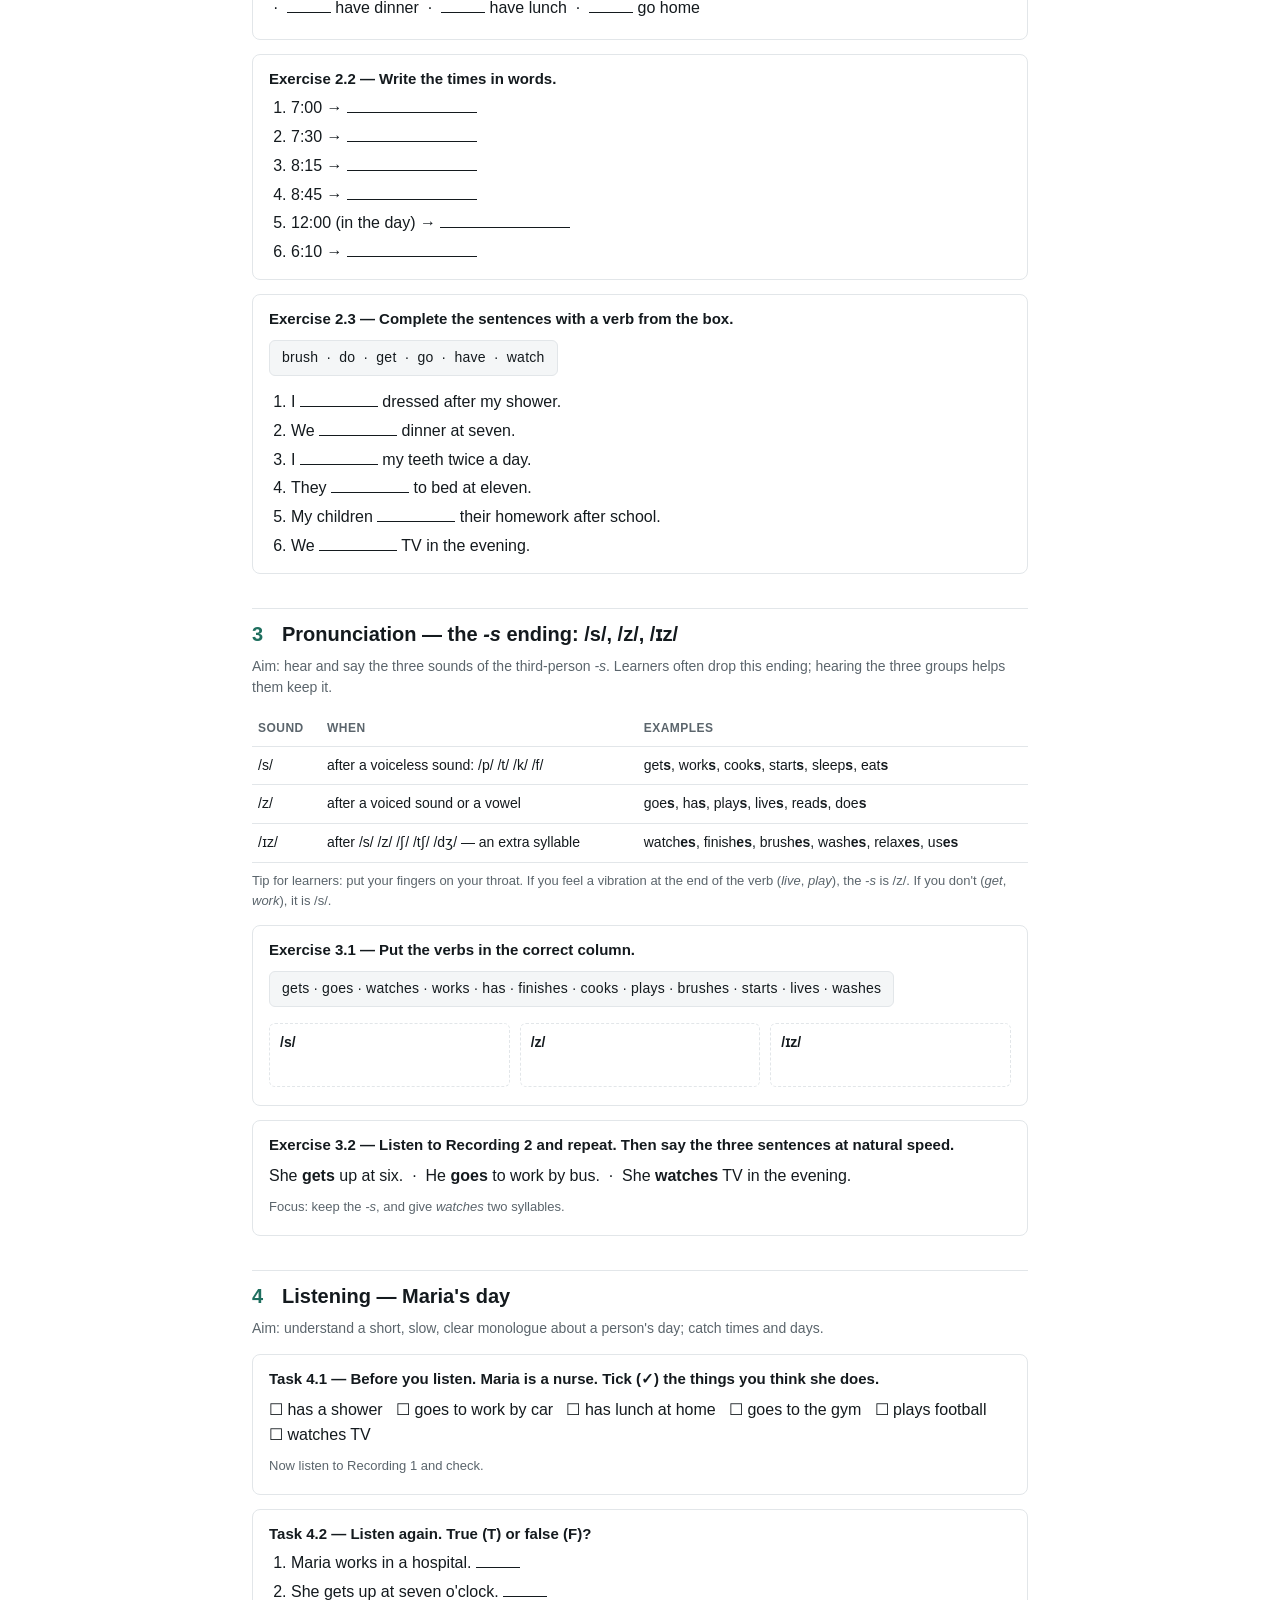
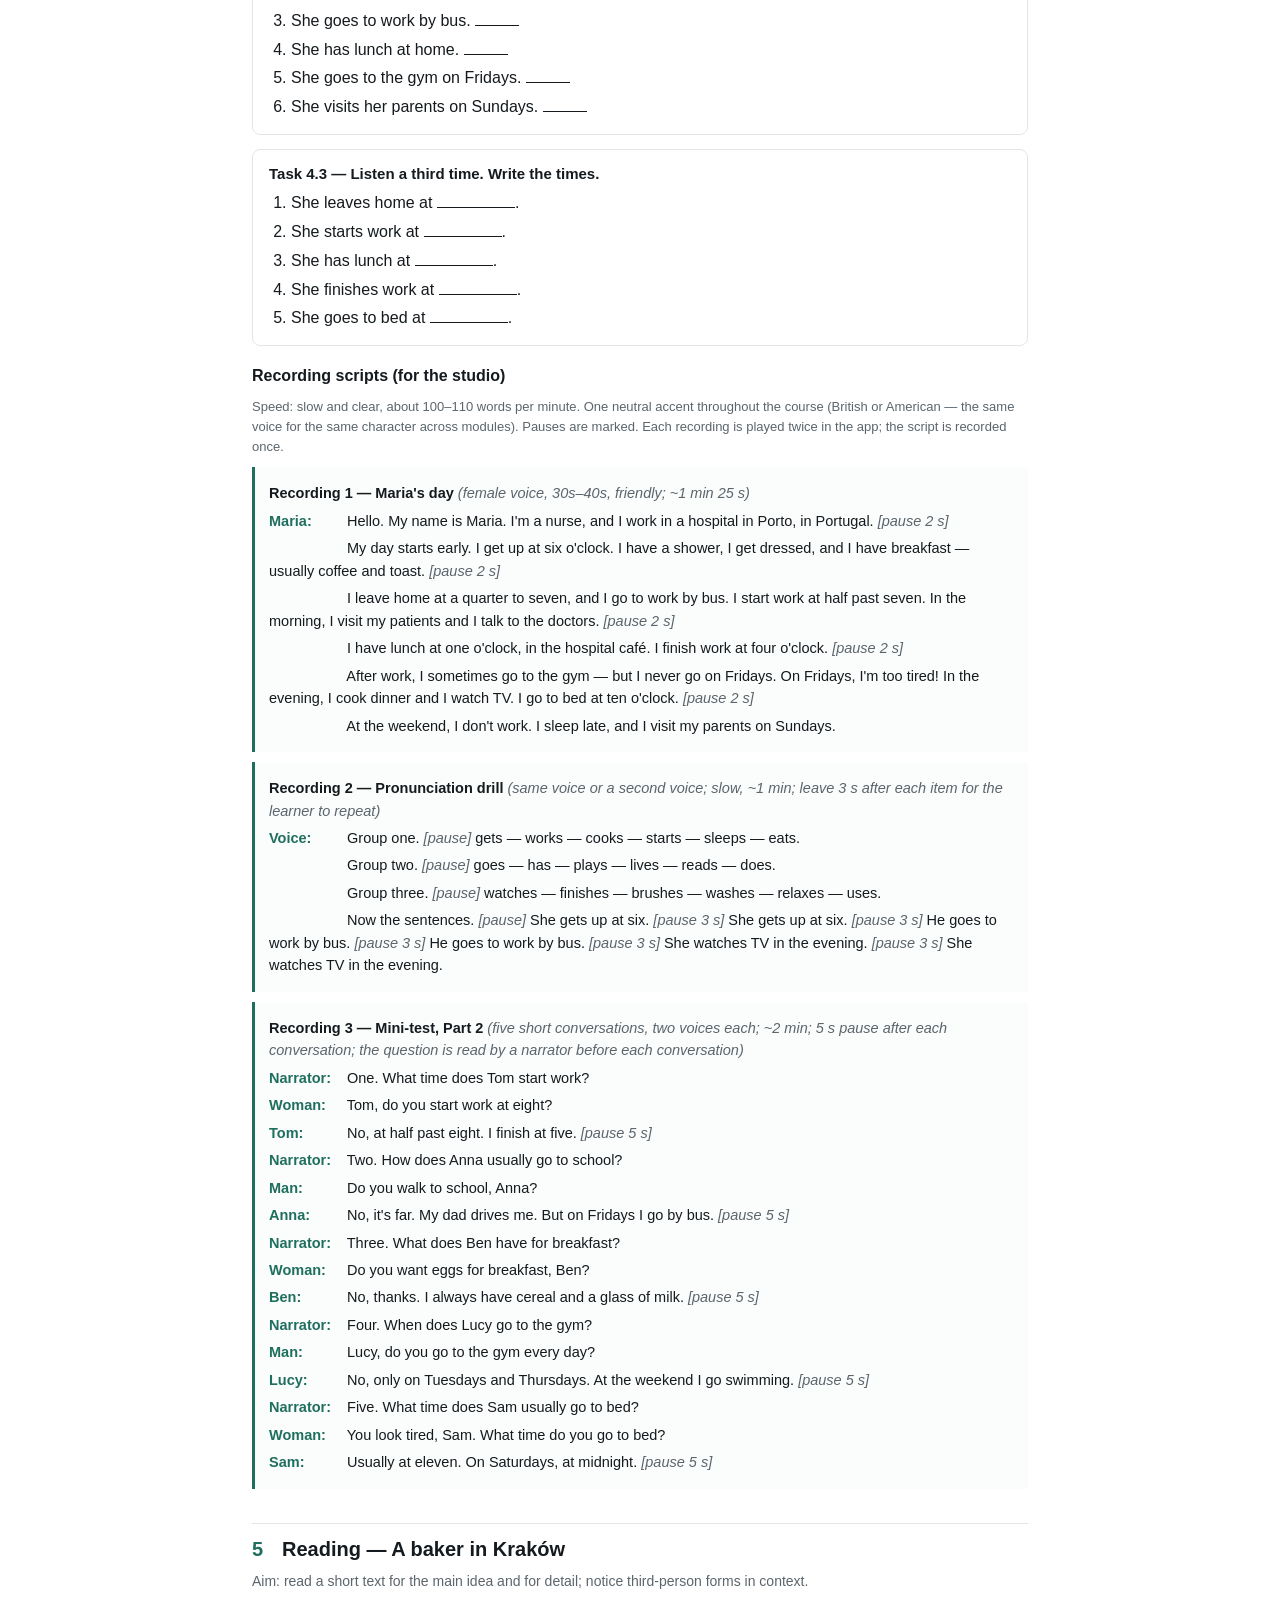
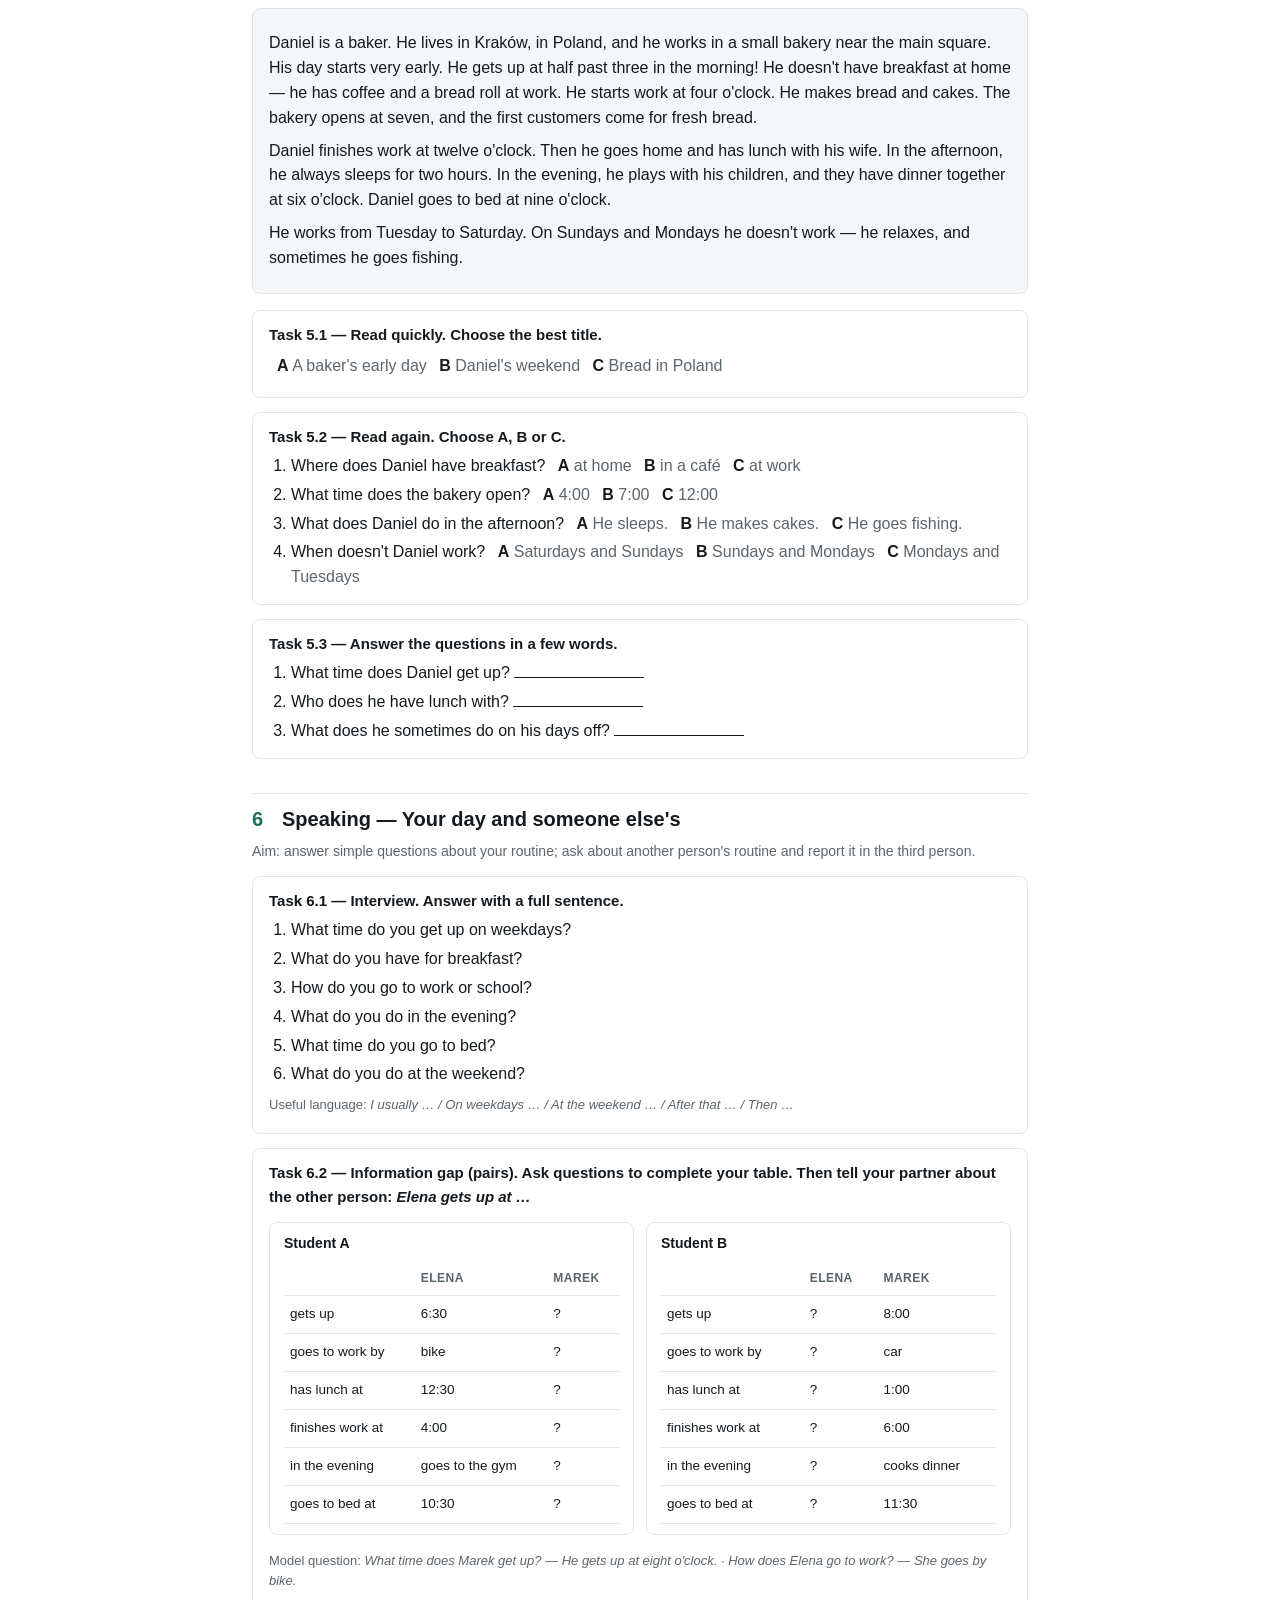
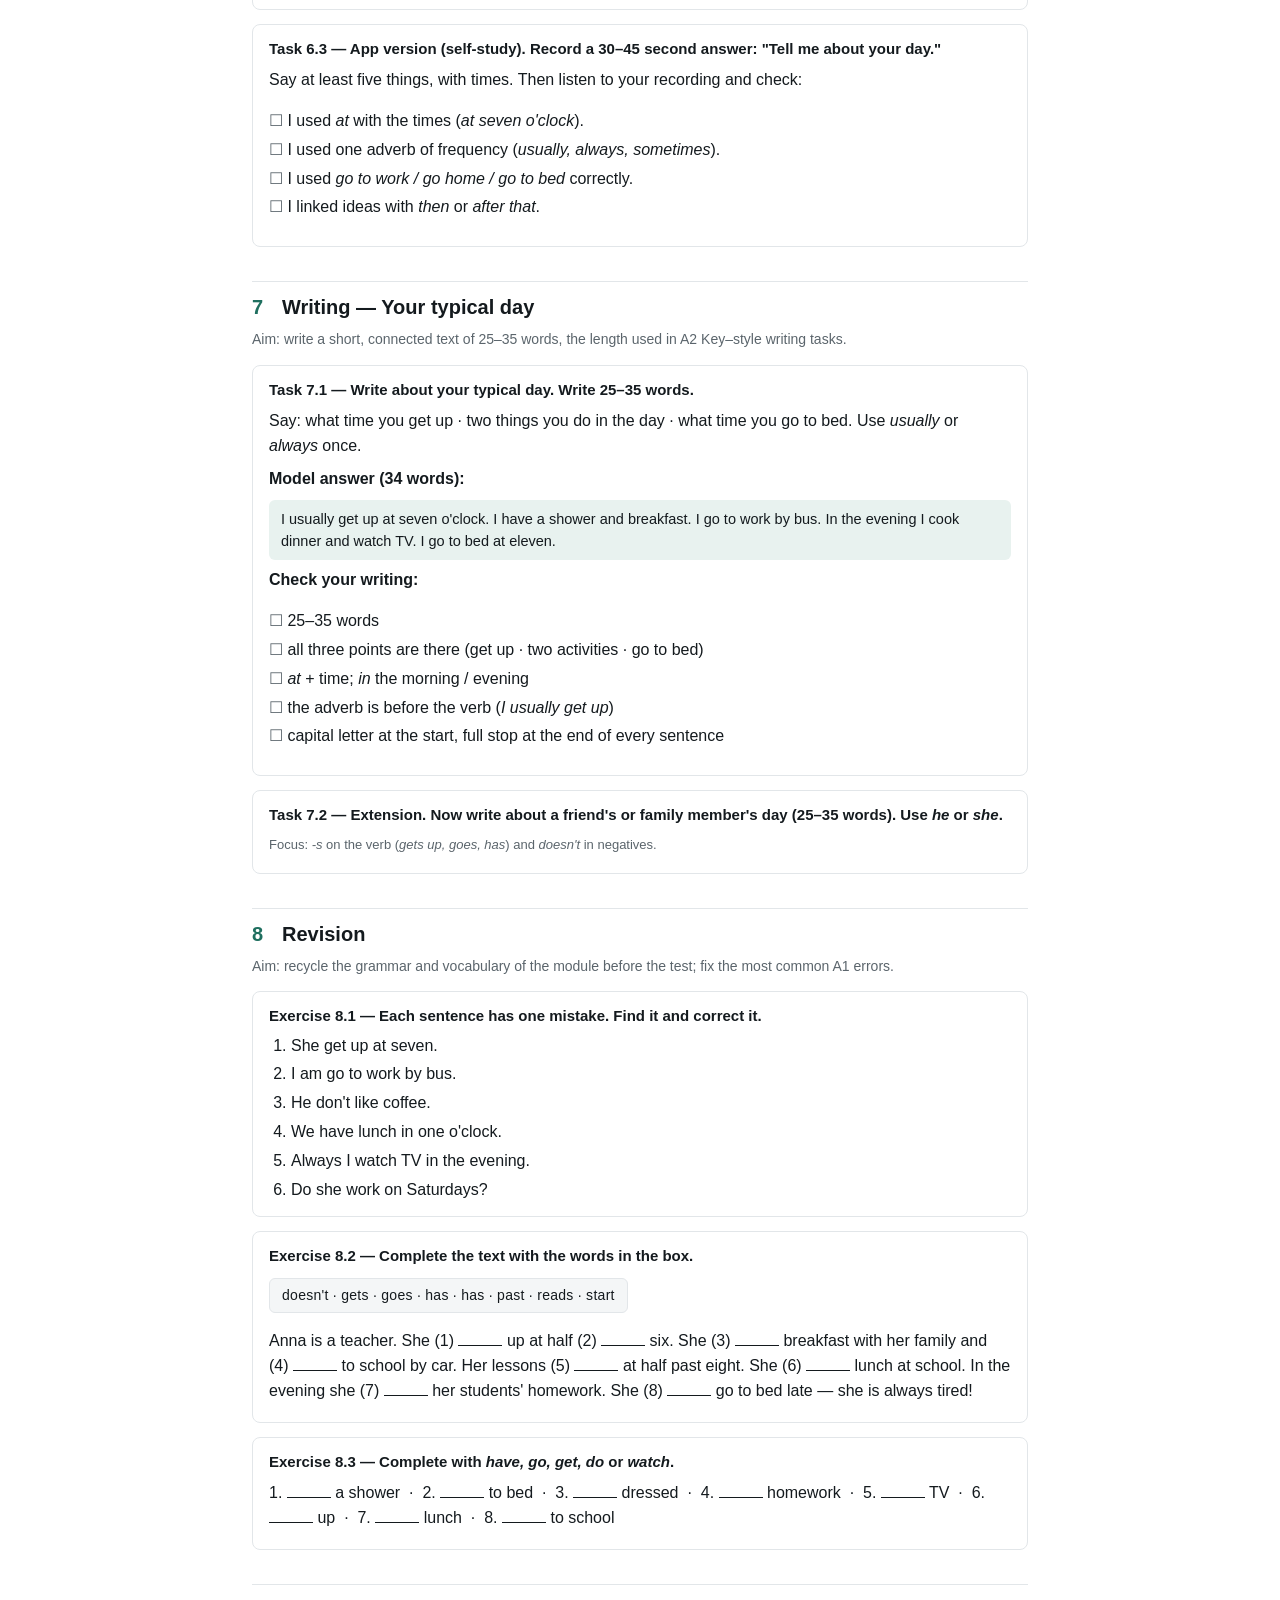
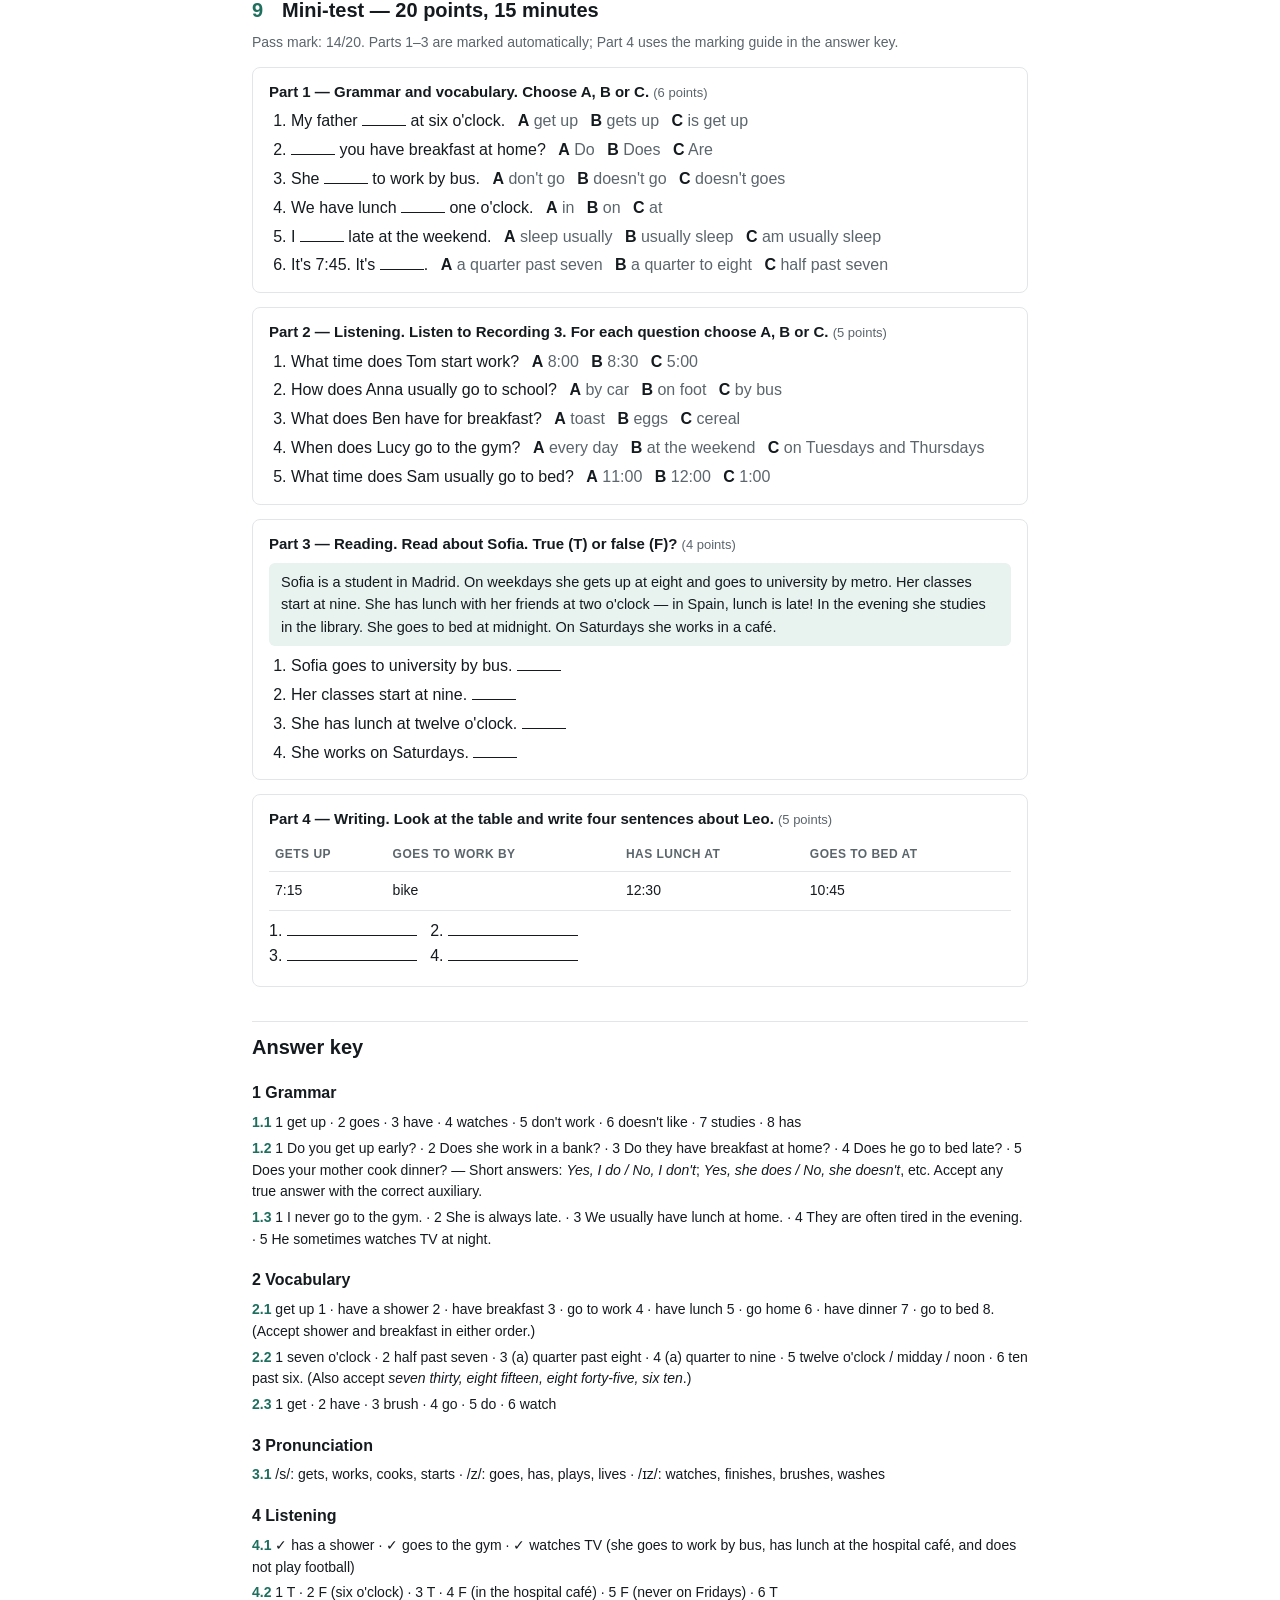
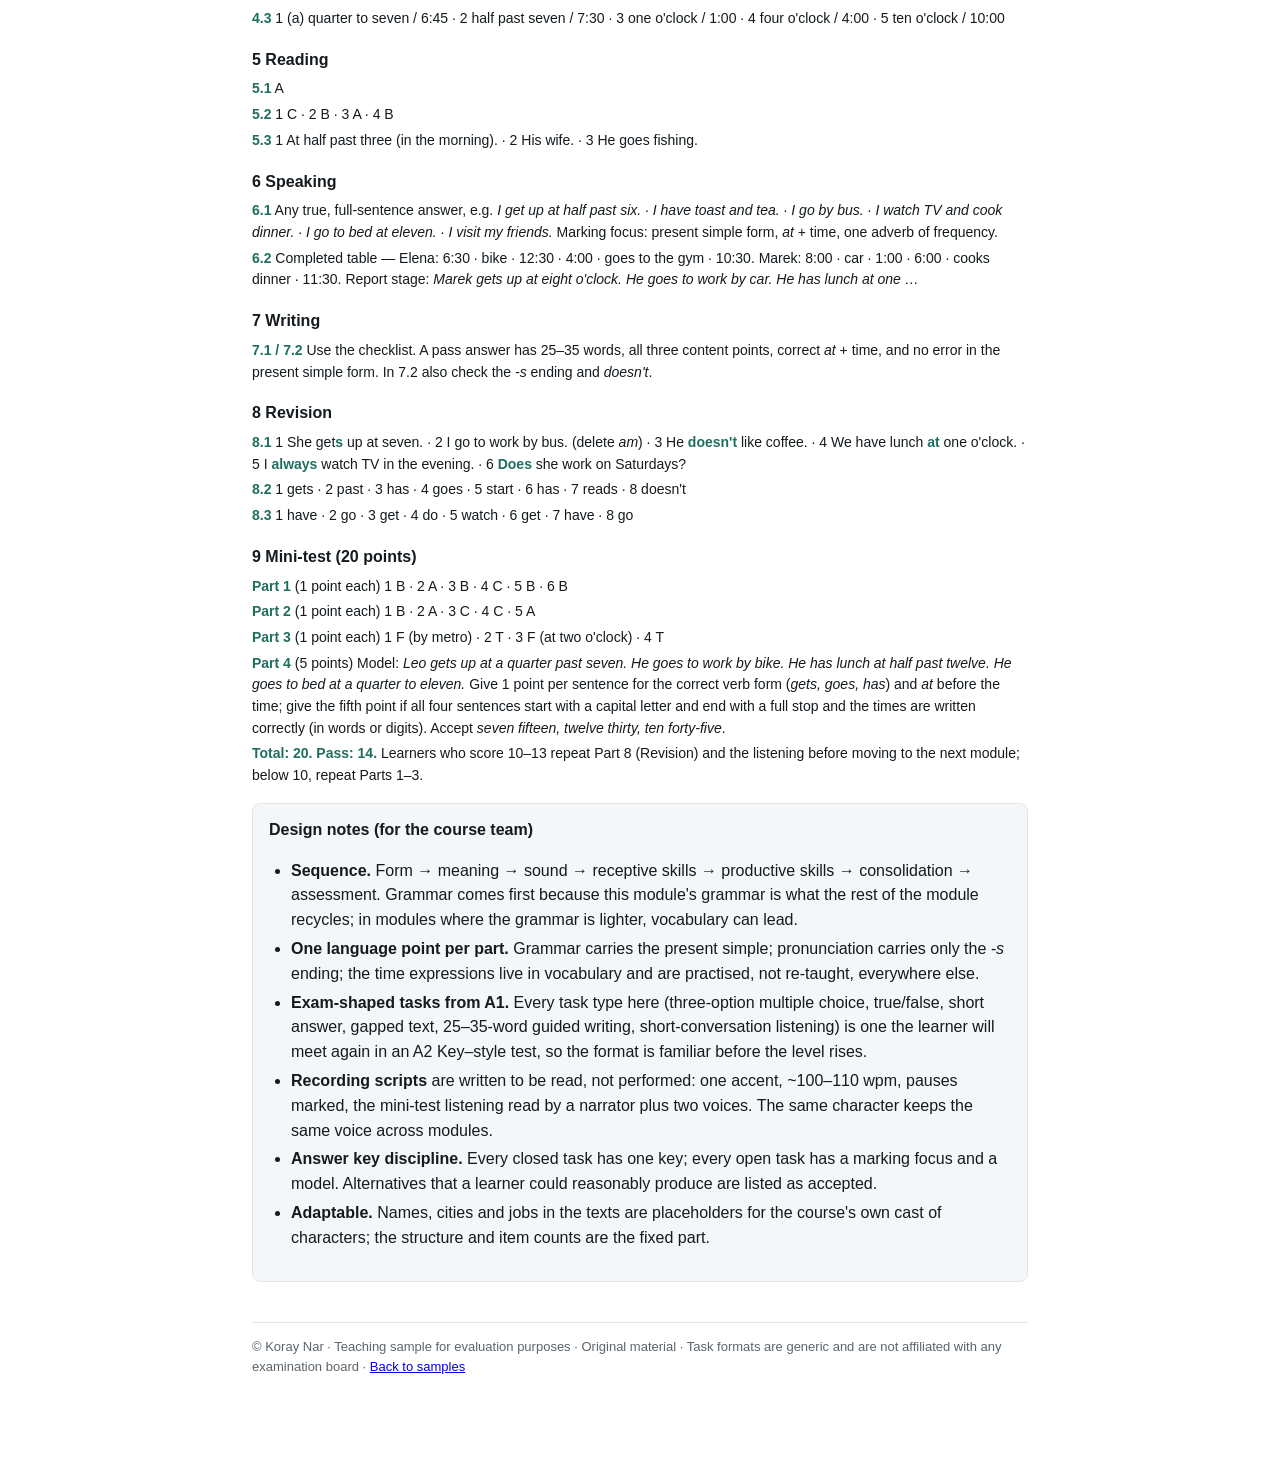
<file: english-a1-sample/index.html>
<!doctype html>
<html lang="en">
<head>
<meta charset="utf-8">
<meta name="viewport" content="width=device-width,initial-scale=1">
<title>A1 English sample module — My Day (Daily Routines) — Koray Nar</title>
<meta name="description" content="A complete CEFR A1 English module by Koray Nar: grammar, vocabulary, pronunciation, listening with recording scripts, reading, speaking, writing, revision and a scored mini-test, with full answer keys.">
<link rel="stylesheet" href="../style.css">
<style>
  .lead{font-size:17px;color:var(--muted)}
  .overview td:first-child{white-space:nowrap;font-weight:600}
  .part{counter-reset:ex}
  .part h2 .num{display:inline-block;min-width:30px;color:var(--accent)}
  .aim{font-size:14px;color:var(--muted);margin:-4px 0 12px}
  .ex{border:1px solid var(--rule);border-radius:8px;padding:12px 16px 10px;margin:14px 0;break-inside:avoid}
  .ex h4{margin:0 0 6px;font-size:15px}
  .ex h4 .pts{font-weight:400;color:var(--muted);font-size:13px}
  .ex ol{margin:6px 0 2px}
  .blank{display:inline-block;min-width:78px;border-bottom:1.5px solid var(--ink);vertical-align:baseline;line-height:1}
  .blank.s{min-width:44px}.blank.l{min-width:130px}
  .opts{color:var(--muted)}
  .opts b{color:var(--ink);font-weight:600;margin-left:8px}
  .wordbox{display:inline-block;background:var(--chip-bg);border:1px solid var(--rule);border-radius:6px;padding:6px 12px;margin:4px 0 8px;font-size:14px;letter-spacing:.02em}
  .grammar{font-size:14px}
  .grammar th{width:22%}
  .cols{display:grid;grid-template-columns:repeat(3,1fr);gap:10px;margin:8px 0}
  .cols div{border:1px dashed var(--rule);border-radius:6px;padding:8px 10px;min-height:64px;font-size:14px}
  .cols div b{display:block;margin-bottom:4px}
  .script{background:#fbfcfc;border-left:3px solid var(--accent);padding:10px 14px;margin:10px 0;font-size:14.5px}
  .script .who{display:inline-block;min-width:74px;font-weight:600;color:var(--accent)}
  .script .dir{color:var(--muted);font-style:italic}
  .script p{margin:5px 0}
  .card{border:1px solid var(--rule);border-radius:8px;padding:10px 14px;margin:8px 0;font-size:14px}
  .card h5{margin:0 0 6px;font-size:14px}
  .card table{font-size:13.5px}
  .two{display:grid;grid-template-columns:1fr 1fr;gap:12px}
  .model{background:var(--accent-soft);border-radius:6px;padding:8px 12px;font-size:14.5px}
  .key{font-size:14px}
  .key p{margin:4px 0}
  .key b{color:var(--accent)}
  .check{list-style:none;padding-left:0}
  .check li::before{content:"☐ ";color:var(--muted)}
  .small{font-size:13px;color:var(--muted)}
  @media (max-width:600px){.cols{grid-template-columns:1fr}.two{grid-template-columns:1fr}}
  @media print{.screen-only{display:none}.ex{border-color:#bbb}.script{background:#f6f6f6}h2{page-break-before:auto}.part{break-inside:auto}}
</style>
</head>
<body>
<div class="wrap">
  <header class="doc">
    <span class="kicker">Teaching sample · CEFR A1 · English</span>
    <h1>My Day — Daily Routines</h1>
    <p class="lead">A complete nine-part A1 module: grammar, vocabulary, pronunciation, listening with recording scripts, reading, speaking, writing, revision, and a scored mini-test — with full answer keys.</p>
    <p class="meta">Koray Nar · English teacher · ~10 years preparing students for YDS, TOEFL and IELTS · MA English Language Teaching (Anadolu University) · MSc Cognitive Science (Boğaziçi University)<span class="screen-only"> · <a class="btn" href="module.pdf">Download PDF</a></span></p>
  </header>

  <div class="box">
    <h3>About this sample</h3>
    <p>This is one self-contained module from an A1 general-English course, written to a fixed nine-part template so that every module in the course has the same shape. It is designed for an app or online school: the listening scripts are written for studio recording (speaker labels, pauses, speed notes), every task has an answer key, and the mini-test is scored. Task formats follow the ones learners meet in Cambridge A2 Key–style tests: multiple-choice cloze, true/false, short-answer, gapped text, and guided writing of 25–35 words.</p>
    <p class="small">Target level: CEFR A1. Learner time: about 2 hours, in two or three sessions. Language of instruction: English throughout, with instructions kept at A1.</p>
  </div>

  <h2>Module overview</h2>
  <table class="overview">
    <tr><th>Part</th><th>Focus</th><th>Task types</th><th>Min</th></tr>
    <tr><td>1 Grammar</td><td>Present simple for routines; adverbs of frequency; <em>at / in / on</em> with times and days</td><td>Gap fill, question formation, word order</td><td>20</td></tr>
    <tr><td>2 Vocabulary</td><td>Daily-routine verb phrases; telling the time; parts of the day</td><td>Sequencing, times in words, gap fill</td><td>15</td></tr>
    <tr><td>3 Pronunciation</td><td>Third-person <em>-s</em>: /s/, /z/, /ɪz/</td><td>Sorting, listen and repeat</td><td>10</td></tr>
    <tr><td>4 Listening</td><td><em>Maria's day</em> (monologue, ~150 words)</td><td>Prediction, true/false, note the times</td><td>15</td></tr>
    <tr><td>5 Reading</td><td><em>A baker in Kraków</em> (~150 words)</td><td>Best title, multiple choice, short answers</td><td>15</td></tr>
    <tr><td>6 Speaking</td><td>Talking about your day; asking about someone's day</td><td>Interview questions, information gap, recorded answer</td><td>15</td></tr>
    <tr><td>7 Writing</td><td>Your typical day</td><td>Guided writing, 25–35 words, with checklist</td><td>15</td></tr>
    <tr><td>8 Revision</td><td>Everything above</td><td>Error correction, cloze, collocations</td><td>10</td></tr>
    <tr><td>9 Mini-test</td><td>Grammar & vocabulary, listening, reading, writing</td><td>20 points, pass mark 14</td><td>15</td></tr>
  </table>
  <p class="small"><strong>Can-do outcomes (A1).</strong> By the end of the module the learner can: say what they do every day and at what time; ask and answer simple questions about someone's routine; understand a short, slow, clear talk about a person's day; write a few connected sentences about their own day.</p>

  <!-- ============================ 1 GRAMMAR ============================ -->
  <section class="part">
  <h2><span class="num">1</span>Grammar — Present simple for routines</h2>
  <p class="aim">Aim: use the present simple to talk about things you do every day; put adverbs of frequency in the right place; use <em>at</em>, <em>in</em> and <em>on</em> with times and days.</p>

  <h3>1a. Form</h3>
  <table class="grammar">
    <tr><th></th><th>I / you / we / they</th><th>he / she / it</th></tr>
    <tr><td>+</td><td>I <b>get up</b> at seven.</td><td>She <b>gets up</b> at seven.</td></tr>
    <tr><td>−</td><td>I <b>don't get up</b> early.</td><td>She <b>doesn't get up</b> early.</td></tr>
    <tr><td>?</td><td><b>Do</b> you <b>get up</b> early? — Yes, I do. / No, I don't.</td><td><b>Does</b> she <b>get up</b> early? — Yes, she does. / No, she doesn't.</td></tr>
  </table>
  <p><strong>Spelling with he / she / it:</strong> most verbs add <em>-s</em> (get<b>s</b>, work<b>s</b>); verbs ending in <em>-ch, -sh, -s, -x</em> add <em>-es</em> (watch<b>es</b>, finish<b>es</b>); <em>-y</em> after a consonant becomes <em>-ies</em> (stud<b>ies</b>); and remember <em>go → goes</em>, <em>do → does</em>, <em>have → has</em>.</p>

  <h3>1b. Adverbs of frequency</h3>
  <p><b>always</b> (100%) · <b>usually</b> · <b>often</b> · <b>sometimes</b> · <b>never</b> (0%)</p>
  <p>The adverb goes <em>before</em> the main verb — <em>I <b>usually</b> have lunch at one.</em> — but <em>after</em> the verb <em>be</em> — <em>She is <b>always</b> tired in the evening.</em></p>

  <h3>1c. Time words</h3>
  <p><b>at</b> seven o'clock · <b>at</b> night · <b>at</b> the weekend · <b>in</b> the morning / afternoon / evening · <b>on</b> Monday(s) · <b>every</b> day</p>

  <div class="ex">
    <h4>Exercise 1.1 — Complete the sentences with the present simple.</h4>
    <ol>
      <li>I <span class="blank"></span> (get up) at seven o'clock.</li>
      <li>My sister <span class="blank"></span> (go) to school by bus.</li>
      <li>We <span class="blank"></span> (have) lunch at one o'clock.</li>
      <li>He <span class="blank"></span> (watch) TV in the evening.</li>
      <li>My parents <span class="blank"></span> (not work) on Sundays.</li>
      <li>She <span class="blank"></span> (not like) coffee.</li>
      <li>Tom <span class="blank"></span> (study) English every day.</li>
      <li>My brother <span class="blank"></span> (have) a shower in the morning.</li>
    </ol>
  </div>

  <div class="ex">
    <h4>Exercise 1.2 — Write the questions. Then write a short answer that is true for you.</h4>
    <ol>
      <li>you / get up / early? — <span class="blank l"></span></li>
      <li>she / work / in a bank? — <span class="blank l"></span></li>
      <li>they / have / breakfast at home? — <span class="blank l"></span></li>
      <li>he / go / to bed late? — <span class="blank l"></span></li>
      <li>your mother / cook / dinner? — <span class="blank l"></span></li>
    </ol>
  </div>

  <div class="ex">
    <h4>Exercise 1.3 — Put the adverb in the correct place. Write the new sentence.</h4>
    <ol>
      <li>I go to the gym. (never)</li>
      <li>She is late. (always)</li>
      <li>We have lunch at home. (usually)</li>
      <li>They are tired in the evening. (often)</li>
      <li>He watches TV at night. (sometimes)</li>
    </ol>
  </div>
  </section>

  <!-- ============================ 2 VOCABULARY ============================ -->
  <section class="part">
  <h2><span class="num">2</span>Vocabulary — Daily routines and the time</h2>
  <p class="aim">Aim: learn 16 routine verb phrases and tell the time in words.</p>

  <h3>2a. Routine verb phrases</h3>
  <table>
    <tr><th>Morning</th><th>Day</th><th>Evening / night</th></tr>
    <tr><td>wake up · get up · have a shower · get dressed · brush my teeth · have breakfast</td><td>go to work / school · start work · have lunch · finish work · go home</td><td>cook dinner · have dinner · do homework · watch TV · go to bed</td></tr>
  </table>
  <p class="small">Note the fixed pairs: <em>have</em> breakfast / lunch / dinner / a shower; <em>go</em> to work / to school / to bed / home (no <em>to</em>!); <em>get</em> up / dressed.</p>

  <h3>2b. Telling the time</h3>
  <table>
    <tr><th>Digital</th><th>Words</th><th>Digital</th><th>Words</th></tr>
    <tr><td>7:00</td><td>seven o'clock</td><td>7:15</td><td>(a) quarter past seven</td></tr>
    <tr><td>7:30</td><td>half past seven</td><td>7:45</td><td>(a) quarter to eight</td></tr>
    <tr><td>7:10</td><td>ten past seven</td><td>7:50</td><td>ten to eight</td></tr>
    <tr><td>12:00</td><td>twelve o'clock · midday · noon</td><td>0:00</td><td>midnight</td></tr>
  </table>
  <p class="small">Parts of the day: <em>in the morning</em> (until about 12), <em>in the afternoon</em> (12–6), <em>in the evening</em> (6–10), <em>at night</em>. In everyday English you can also just say the numbers: <em>seven thirty</em>, <em>eight fifteen</em>.</p>

  <div class="ex">
    <h4>Exercise 2.1 — Put Sam's day in order. Write 1–8.</h4>
    <p>
      <span class="blank s"></span> go to bed &nbsp;·&nbsp;
      <span class="blank s"></span> get up &nbsp;·&nbsp;
      <span class="blank s"></span> have breakfast &nbsp;·&nbsp;
      <span class="blank s"></span> have a shower &nbsp;·&nbsp;
      <span class="blank s"></span> go to work &nbsp;·&nbsp;
      <span class="blank s"></span> have dinner &nbsp;·&nbsp;
      <span class="blank s"></span> have lunch &nbsp;·&nbsp;
      <span class="blank s"></span> go home
    </p>
  </div>

  <div class="ex">
    <h4>Exercise 2.2 — Write the times in words.</h4>
    <ol>
      <li>7:00 → <span class="blank l"></span></li>
      <li>7:30 → <span class="blank l"></span></li>
      <li>8:15 → <span class="blank l"></span></li>
      <li>8:45 → <span class="blank l"></span></li>
      <li>12:00 (in the day) → <span class="blank l"></span></li>
      <li>6:10 → <span class="blank l"></span></li>
    </ol>
  </div>

  <div class="ex">
    <h4>Exercise 2.3 — Complete the sentences with a verb from the box.</h4>
    <span class="wordbox">brush &nbsp;·&nbsp; do &nbsp;·&nbsp; get &nbsp;·&nbsp; go &nbsp;·&nbsp; have &nbsp;·&nbsp; watch</span>
    <ol>
      <li>I <span class="blank"></span> dressed after my shower.</li>
      <li>We <span class="blank"></span> dinner at seven.</li>
      <li>I <span class="blank"></span> my teeth twice a day.</li>
      <li>They <span class="blank"></span> to bed at eleven.</li>
      <li>My children <span class="blank"></span> their homework after school.</li>
      <li>We <span class="blank"></span> TV in the evening.</li>
    </ol>
  </div>
  </section>

  <!-- ============================ 3 PRONUNCIATION ============================ -->
  <section class="part">
  <h2><span class="num">3</span>Pronunciation — the <em>-s</em> ending: /s/, /z/, /ɪz/</h2>
  <p class="aim">Aim: hear and say the three sounds of the third-person <em>-s</em>. Learners often drop this ending; hearing the three groups helps them keep it.</p>

  <table>
    <tr><th>Sound</th><th>When</th><th>Examples</th></tr>
    <tr><td>/s/</td><td>after a voiceless sound: /p/ /t/ /k/ /f/</td><td>get<b>s</b>, work<b>s</b>, cook<b>s</b>, start<b>s</b>, sleep<b>s</b>, eat<b>s</b></td></tr>
    <tr><td>/z/</td><td>after a voiced sound or a vowel</td><td>goe<b>s</b>, ha<b>s</b>, play<b>s</b>, live<b>s</b>, read<b>s</b>, doe<b>s</b></td></tr>
    <tr><td>/ɪz/</td><td>after /s/ /z/ /ʃ/ /tʃ/ /dʒ/ — an extra syllable</td><td>watch<b>es</b>, finish<b>es</b>, brush<b>es</b>, wash<b>es</b>, relax<b>es</b>, us<b>es</b></td></tr>
  </table>
  <p class="small">Tip for learners: put your fingers on your throat. If you feel a vibration at the end of the verb (<em>live</em>, <em>play</em>), the <em>-s</em> is /z/. If you don't (<em>get</em>, <em>work</em>), it is /s/.</p>

  <div class="ex">
    <h4>Exercise 3.1 — Put the verbs in the correct column.</h4>
    <span class="wordbox">gets · goes · watches · works · has · finishes · cooks · plays · brushes · starts · lives · washes</span>
    <div class="cols">
      <div><b>/s/</b></div>
      <div><b>/z/</b></div>
      <div><b>/ɪz/</b></div>
    </div>
  </div>

  <div class="ex">
    <h4>Exercise 3.2 — Listen to Recording 2 and repeat. Then say the three sentences at natural speed.</h4>
    <p>She <b>gets</b> up at six. &nbsp;·&nbsp; He <b>goes</b> to work by bus. &nbsp;·&nbsp; She <b>watches</b> TV in the evening.</p>
    <p class="small">Focus: keep the <em>-s</em>, and give <em>watches</em> two syllables.</p>
  </div>
  </section>

  <!-- ============================ 4 LISTENING ============================ -->
  <section class="part">
  <h2><span class="num">4</span>Listening — Maria's day</h2>
  <p class="aim">Aim: understand a short, slow, clear monologue about a person's day; catch times and days.</p>

  <div class="ex">
    <h4>Task 4.1 — Before you listen. Maria is a nurse. Tick (✓) the things you think she does.</h4>
    <p>☐ has a shower &nbsp; ☐ goes to work by car &nbsp; ☐ has lunch at home &nbsp; ☐ goes to the gym &nbsp; ☐ plays football &nbsp; ☐ watches TV</p>
    <p class="small">Now listen to Recording 1 and check.</p>
  </div>

  <div class="ex">
    <h4>Task 4.2 — Listen again. True (T) or false (F)?</h4>
    <ol>
      <li>Maria works in a hospital. <span class="blank s"></span></li>
      <li>She gets up at seven o'clock. <span class="blank s"></span></li>
      <li>She goes to work by bus. <span class="blank s"></span></li>
      <li>She has lunch at home. <span class="blank s"></span></li>
      <li>She goes to the gym on Fridays. <span class="blank s"></span></li>
      <li>She visits her parents on Sundays. <span class="blank s"></span></li>
    </ol>
  </div>

  <div class="ex">
    <h4>Task 4.3 — Listen a third time. Write the times.</h4>
    <ol>
      <li>She leaves home at <span class="blank"></span>.</li>
      <li>She starts work at <span class="blank"></span>.</li>
      <li>She has lunch at <span class="blank"></span>.</li>
      <li>She finishes work at <span class="blank"></span>.</li>
      <li>She goes to bed at <span class="blank"></span>.</li>
    </ol>
  </div>

  <h3>Recording scripts (for the studio)</h3>
  <p class="small">Speed: slow and clear, about 100–110 words per minute. One neutral accent throughout the course (British or American — the same voice for the same character across modules). Pauses are marked. Each recording is played twice in the app; the script is recorded once.</p>

  <div class="script">
    <p><b>Recording 1 — Maria's day</b> <span class="dir">(female voice, 30s–40s, friendly; ~1 min 25 s)</span></p>
    <p><span class="who">Maria:</span> Hello. My name is Maria. I'm a nurse, and I work in a hospital in Porto, in Portugal. <span class="dir">[pause 2 s]</span></p>
    <p><span class="who"></span> My day starts early. I get up at six o'clock. I have a shower, I get dressed, and I have breakfast — usually coffee and toast. <span class="dir">[pause 2 s]</span></p>
    <p><span class="who"></span> I leave home at a quarter to seven, and I go to work by bus. I start work at half past seven. In the morning, I visit my patients and I talk to the doctors. <span class="dir">[pause 2 s]</span></p>
    <p><span class="who"></span> I have lunch at one o'clock, in the hospital café. I finish work at four o'clock. <span class="dir">[pause 2 s]</span></p>
    <p><span class="who"></span> After work, I sometimes go to the gym — but I never go on Fridays. On Fridays, I'm too tired! In the evening, I cook dinner and I watch TV. I go to bed at ten o'clock. <span class="dir">[pause 2 s]</span></p>
    <p><span class="who"></span> At the weekend, I don't work. I sleep late, and I visit my parents on Sundays.</p>
  </div>

  <div class="script">
    <p><b>Recording 2 — Pronunciation drill</b> <span class="dir">(same voice or a second voice; slow, ~1 min; leave 3 s after each item for the learner to repeat)</span></p>
    <p><span class="who">Voice:</span> Group one. <span class="dir">[pause]</span> gets — works — cooks — starts — sleeps — eats.</p>
    <p><span class="who"></span> Group two. <span class="dir">[pause]</span> goes — has — plays — lives — reads — does.</p>
    <p><span class="who"></span> Group three. <span class="dir">[pause]</span> watches — finishes — brushes — washes — relaxes — uses.</p>
    <p><span class="who"></span> Now the sentences. <span class="dir">[pause]</span> She gets up at six. <span class="dir">[pause 3 s]</span> She gets up at six. <span class="dir">[pause 3 s]</span> He goes to work by bus. <span class="dir">[pause 3 s]</span> He goes to work by bus. <span class="dir">[pause 3 s]</span> She watches TV in the evening. <span class="dir">[pause 3 s]</span> She watches TV in the evening.</p>
  </div>

  <div class="script">
    <p><b>Recording 3 — Mini-test, Part 2</b> <span class="dir">(five short conversations, two voices each; ~2 min; 5 s pause after each conversation; the question is read by a narrator before each conversation)</span></p>
    <p><span class="who">Narrator:</span> One. What time does Tom start work?</p>
    <p><span class="who">Woman:</span> Tom, do you start work at eight?</p>
    <p><span class="who">Tom:</span> No, at half past eight. I finish at five. <span class="dir">[pause 5 s]</span></p>
    <p><span class="who">Narrator:</span> Two. How does Anna usually go to school?</p>
    <p><span class="who">Man:</span> Do you walk to school, Anna?</p>
    <p><span class="who">Anna:</span> No, it's far. My dad drives me. But on Fridays I go by bus. <span class="dir">[pause 5 s]</span></p>
    <p><span class="who">Narrator:</span> Three. What does Ben have for breakfast?</p>
    <p><span class="who">Woman:</span> Do you want eggs for breakfast, Ben?</p>
    <p><span class="who">Ben:</span> No, thanks. I always have cereal and a glass of milk. <span class="dir">[pause 5 s]</span></p>
    <p><span class="who">Narrator:</span> Four. When does Lucy go to the gym?</p>
    <p><span class="who">Man:</span> Lucy, do you go to the gym every day?</p>
    <p><span class="who">Lucy:</span> No, only on Tuesdays and Thursdays. At the weekend I go swimming. <span class="dir">[pause 5 s]</span></p>
    <p><span class="who">Narrator:</span> Five. What time does Sam usually go to bed?</p>
    <p><span class="who">Woman:</span> You look tired, Sam. What time do you go to bed?</p>
    <p><span class="who">Sam:</span> Usually at eleven. On Saturdays, at midnight. <span class="dir">[pause 5 s]</span></p>
  </div>
  </section>

  <!-- ============================ 5 READING ============================ -->
  <section class="part">
  <h2><span class="num">5</span>Reading — A baker in Kraków</h2>
  <p class="aim">Aim: read a short text for the main idea and for detail; notice third-person forms in context.</p>

  <div class="box">
    <p>Daniel is a baker. He lives in Kraków, in Poland, and he works in a small bakery near the main square. His day starts very early. He gets up at half past three in the morning! He doesn't have breakfast at home — he has coffee and a bread roll at work. He starts work at four o'clock. He makes bread and cakes. The bakery opens at seven, and the first customers come for fresh bread.</p>
    <p>Daniel finishes work at twelve o'clock. Then he goes home and has lunch with his wife. In the afternoon, he always sleeps for two hours. In the evening, he plays with his children, and they have dinner together at six o'clock. Daniel goes to bed at nine o'clock.</p>
    <p>He works from Tuesday to Saturday. On Sundays and Mondays he doesn't work — he relaxes, and sometimes he goes fishing.</p>
  </div>

  <div class="ex">
    <h4>Task 5.1 — Read quickly. Choose the best title.</h4>
    <p class="opts"><b>A</b> A baker's early day <b>B</b> Daniel's weekend <b>C</b> Bread in Poland</p>
  </div>

  <div class="ex">
    <h4>Task 5.2 — Read again. Choose A, B or C.</h4>
    <ol>
      <li>Where does Daniel have breakfast? <span class="opts"><b>A</b> at home <b>B</b> in a café <b>C</b> at work</span></li>
      <li>What time does the bakery open? <span class="opts"><b>A</b> 4:00 <b>B</b> 7:00 <b>C</b> 12:00</span></li>
      <li>What does Daniel do in the afternoon? <span class="opts"><b>A</b> He sleeps. <b>B</b> He makes cakes. <b>C</b> He goes fishing.</span></li>
      <li>When doesn't Daniel work? <span class="opts"><b>A</b> Saturdays and Sundays <b>B</b> Sundays and Mondays <b>C</b> Mondays and Tuesdays</span></li>
    </ol>
  </div>

  <div class="ex">
    <h4>Task 5.3 — Answer the questions in a few words.</h4>
    <ol>
      <li>What time does Daniel get up? <span class="blank l"></span></li>
      <li>Who does he have lunch with? <span class="blank l"></span></li>
      <li>What does he sometimes do on his days off? <span class="blank l"></span></li>
    </ol>
  </div>
  </section>

  <!-- ============================ 6 SPEAKING ============================ -->
  <section class="part">
  <h2><span class="num">6</span>Speaking — Your day and someone else's</h2>
  <p class="aim">Aim: answer simple questions about your routine; ask about another person's routine and report it in the third person.</p>

  <div class="ex">
    <h4>Task 6.1 — Interview. Answer with a full sentence.</h4>
    <ol>
      <li>What time do you get up on weekdays?</li>
      <li>What do you have for breakfast?</li>
      <li>How do you go to work or school?</li>
      <li>What do you do in the evening?</li>
      <li>What time do you go to bed?</li>
      <li>What do you do at the weekend?</li>
    </ol>
    <p class="small">Useful language: <em>I usually … / On weekdays … / At the weekend … / After that … / Then …</em></p>
  </div>

  <div class="ex">
    <h4>Task 6.2 — Information gap (pairs). Ask questions to complete your table. Then tell your partner about the other person: <em>Elena gets up at …</em></h4>
    <div class="two">
      <div class="card">
        <h5>Student A</h5>
        <table>
          <tr><th></th><th>Elena</th><th>Marek</th></tr>
          <tr><td>gets up</td><td>6:30</td><td>?</td></tr>
          <tr><td>goes to work by</td><td>bike</td><td>?</td></tr>
          <tr><td>has lunch at</td><td>12:30</td><td>?</td></tr>
          <tr><td>finishes work at</td><td>4:00</td><td>?</td></tr>
          <tr><td>in the evening</td><td>goes to the gym</td><td>?</td></tr>
          <tr><td>goes to bed at</td><td>10:30</td><td>?</td></tr>
        </table>
      </div>
      <div class="card">
        <h5>Student B</h5>
        <table>
          <tr><th></th><th>Elena</th><th>Marek</th></tr>
          <tr><td>gets up</td><td>?</td><td>8:00</td></tr>
          <tr><td>goes to work by</td><td>?</td><td>car</td></tr>
          <tr><td>has lunch at</td><td>?</td><td>1:00</td></tr>
          <tr><td>finishes work at</td><td>?</td><td>6:00</td></tr>
          <tr><td>in the evening</td><td>?</td><td>cooks dinner</td></tr>
          <tr><td>goes to bed at</td><td>?</td><td>11:30</td></tr>
        </table>
      </div>
    </div>
    <p class="small">Model question: <em>What time does Marek get up? — He gets up at eight o'clock.</em> · <em>How does Elena go to work? — She goes by bike.</em></p>
  </div>

  <div class="ex">
    <h4>Task 6.3 — App version (self-study). Record a 30–45 second answer: "Tell me about your day."</h4>
    <p>Say at least five things, with times. Then listen to your recording and check:</p>
    <ul class="check">
      <li>I used <em>at</em> with the times (<em>at seven o'clock</em>).</li>
      <li>I used one adverb of frequency (<em>usually, always, sometimes</em>).</li>
      <li>I used <em>go to work / go home / go to bed</em> correctly.</li>
      <li>I linked ideas with <em>then</em> or <em>after that</em>.</li>
    </ul>
  </div>
  </section>

  <!-- ============================ 7 WRITING ============================ -->
  <section class="part">
  <h2><span class="num">7</span>Writing — Your typical day</h2>
  <p class="aim">Aim: write a short, connected text of 25–35 words, the length used in A2 Key–style writing tasks.</p>

  <div class="ex">
    <h4>Task 7.1 — Write about your typical day. Write 25–35 words.</h4>
    <p>Say: what time you get up · two things you do in the day · what time you go to bed. Use <em>usually</em> or <em>always</em> once.</p>
    <p><strong>Model answer (34 words):</strong></p>
    <p class="model">I usually get up at seven o'clock. I have a shower and breakfast. I go to work by bus. In the evening I cook dinner and watch TV. I go to bed at eleven.</p>
    <p><strong>Check your writing:</strong></p>
    <ul class="check">
      <li>25–35 words</li>
      <li>all three points are there (get up · two activities · go to bed)</li>
      <li><em>at</em> + time; <em>in</em> the morning / evening</li>
      <li>the adverb is before the verb (<em>I usually get up</em>)</li>
      <li>capital letter at the start, full stop at the end of every sentence</li>
    </ul>
  </div>

  <div class="ex">
    <h4>Task 7.2 — Extension. Now write about a friend's or family member's day (25–35 words). Use <em>he</em> or <em>she</em>.</h4>
    <p class="small">Focus: <em>-s</em> on the verb (<em>gets up, goes, has</em>) and <em>doesn't</em> in negatives.</p>
  </div>
  </section>

  <!-- ============================ 8 REVISION ============================ -->
  <section class="part">
  <h2><span class="num">8</span>Revision</h2>
  <p class="aim">Aim: recycle the grammar and vocabulary of the module before the test; fix the most common A1 errors.</p>

  <div class="ex">
    <h4>Exercise 8.1 — Each sentence has one mistake. Find it and correct it.</h4>
    <ol>
      <li>She get up at seven.</li>
      <li>I am go to work by bus.</li>
      <li>He don't like coffee.</li>
      <li>We have lunch in one o'clock.</li>
      <li>Always I watch TV in the evening.</li>
      <li>Do she work on Saturdays?</li>
    </ol>
  </div>

  <div class="ex">
    <h4>Exercise 8.2 — Complete the text with the words in the box.</h4>
    <span class="wordbox">doesn't · gets · goes · has · has · past · reads · start</span>
    <p>Anna is a teacher. She (1) <span class="blank s"></span> up at half (2) <span class="blank s"></span> six. She (3) <span class="blank s"></span> breakfast with her family and (4) <span class="blank s"></span> to school by car. Her lessons (5) <span class="blank s"></span> at half past eight. She (6) <span class="blank s"></span> lunch at school. In the evening she (7) <span class="blank s"></span> her students' homework. She (8) <span class="blank s"></span> go to bed late — she is always tired!</p>
  </div>

  <div class="ex">
    <h4>Exercise 8.3 — Complete with <em>have, go, get, do</em> or <em>watch</em>.</h4>
    <p>
      1. <span class="blank s"></span> a shower &nbsp;·&nbsp;
      2. <span class="blank s"></span> to bed &nbsp;·&nbsp;
      3. <span class="blank s"></span> dressed &nbsp;·&nbsp;
      4. <span class="blank s"></span> homework &nbsp;·&nbsp;
      5. <span class="blank s"></span> TV &nbsp;·&nbsp;
      6. <span class="blank s"></span> up &nbsp;·&nbsp;
      7. <span class="blank s"></span> lunch &nbsp;·&nbsp;
      8. <span class="blank s"></span> to school
    </p>
  </div>
  </section>

  <!-- ============================ 9 MINI-TEST ============================ -->
  <section class="part">
  <h2><span class="num">9</span>Mini-test — 20 points, 15 minutes</h2>
  <p class="aim">Pass mark: 14/20. Parts 1–3 are marked automatically; Part 4 uses the marking guide in the answer key.</p>

  <div class="ex">
    <h4>Part 1 — Grammar and vocabulary. Choose A, B or C. <span class="pts">(6 points)</span></h4>
    <ol>
      <li>My father <span class="blank s"></span> at six o'clock. <span class="opts"><b>A</b> get up <b>B</b> gets up <b>C</b> is get up</span></li>
      <li><span class="blank s"></span> you have breakfast at home? <span class="opts"><b>A</b> Do <b>B</b> Does <b>C</b> Are</span></li>
      <li>She <span class="blank s"></span> to work by bus. <span class="opts"><b>A</b> don't go <b>B</b> doesn't go <b>C</b> doesn't goes</span></li>
      <li>We have lunch <span class="blank s"></span> one o'clock. <span class="opts"><b>A</b> in <b>B</b> on <b>C</b> at</span></li>
      <li>I <span class="blank s"></span> late at the weekend. <span class="opts"><b>A</b> sleep usually <b>B</b> usually sleep <b>C</b> am usually sleep</span></li>
      <li>It's 7:45. It's <span class="blank s"></span>. <span class="opts"><b>A</b> a quarter past seven <b>B</b> a quarter to eight <b>C</b> half past seven</span></li>
    </ol>
  </div>

  <div class="ex">
    <h4>Part 2 — Listening. Listen to Recording 3. For each question choose A, B or C. <span class="pts">(5 points)</span></h4>
    <ol>
      <li>What time does Tom start work? <span class="opts"><b>A</b> 8:00 <b>B</b> 8:30 <b>C</b> 5:00</span></li>
      <li>How does Anna usually go to school? <span class="opts"><b>A</b> by car <b>B</b> on foot <b>C</b> by bus</span></li>
      <li>What does Ben have for breakfast? <span class="opts"><b>A</b> toast <b>B</b> eggs <b>C</b> cereal</span></li>
      <li>When does Lucy go to the gym? <span class="opts"><b>A</b> every day <b>B</b> at the weekend <b>C</b> on Tuesdays and Thursdays</span></li>
      <li>What time does Sam usually go to bed? <span class="opts"><b>A</b> 11:00 <b>B</b> 12:00 <b>C</b> 1:00</span></li>
    </ol>
  </div>

  <div class="ex">
    <h4>Part 3 — Reading. Read about Sofia. True (T) or false (F)? <span class="pts">(4 points)</span></h4>
    <p class="model">Sofia is a student in Madrid. On weekdays she gets up at eight and goes to university by metro. Her classes start at nine. She has lunch with her friends at two o'clock — in Spain, lunch is late! In the evening she studies in the library. She goes to bed at midnight. On Saturdays she works in a café.</p>
    <ol>
      <li>Sofia goes to university by bus. <span class="blank s"></span></li>
      <li>Her classes start at nine. <span class="blank s"></span></li>
      <li>She has lunch at twelve o'clock. <span class="blank s"></span></li>
      <li>She works on Saturdays. <span class="blank s"></span></li>
    </ol>
  </div>

  <div class="ex">
    <h4>Part 4 — Writing. Look at the table and write four sentences about Leo. <span class="pts">(5 points)</span></h4>
    <table>
      <tr><th>gets up</th><th>goes to work by</th><th>has lunch at</th><th>goes to bed at</th></tr>
      <tr><td>7:15</td><td>bike</td><td>12:30</td><td>10:45</td></tr>
    </table>
    <p>1. <span class="blank l"></span> &nbsp; 2. <span class="blank l"></span><br>3. <span class="blank l"></span> &nbsp; 4. <span class="blank l"></span></p>
  </div>
  </section>

  <!-- ============================ ANSWER KEY ============================ -->
  <section class="part key">
  <h2>Answer key</h2>

  <h3>1 Grammar</h3>
  <p><b>1.1</b> 1 get up · 2 goes · 3 have · 4 watches · 5 don't work · 6 doesn't like · 7 studies · 8 has</p>
  <p><b>1.2</b> 1 Do you get up early? · 2 Does she work in a bank? · 3 Do they have breakfast at home? · 4 Does he go to bed late? · 5 Does your mother cook dinner? — Short answers: <em>Yes, I do / No, I don't</em>; <em>Yes, she does / No, she doesn't</em>, etc. Accept any true answer with the correct auxiliary.</p>
  <p><b>1.3</b> 1 I never go to the gym. · 2 She is always late. · 3 We usually have lunch at home. · 4 They are often tired in the evening. · 5 He sometimes watches TV at night.</p>

  <h3>2 Vocabulary</h3>
  <p><b>2.1</b> get up 1 · have a shower 2 · have breakfast 3 · go to work 4 · have lunch 5 · go home 6 · have dinner 7 · go to bed 8. (Accept shower and breakfast in either order.)</p>
  <p><b>2.2</b> 1 seven o'clock · 2 half past seven · 3 (a) quarter past eight · 4 (a) quarter to nine · 5 twelve o'clock / midday / noon · 6 ten past six. (Also accept <em>seven thirty, eight fifteen, eight forty-five, six ten</em>.)</p>
  <p><b>2.3</b> 1 get · 2 have · 3 brush · 4 go · 5 do · 6 watch</p>

  <h3>3 Pronunciation</h3>
  <p><b>3.1</b> /s/: gets, works, cooks, starts · /z/: goes, has, plays, lives · /ɪz/: watches, finishes, brushes, washes</p>

  <h3>4 Listening</h3>
  <p><b>4.1</b> ✓ has a shower · ✓ goes to the gym · ✓ watches TV (she goes to work by bus, has lunch at the hospital café, and does not play football)</p>
  <p><b>4.2</b> 1 T · 2 F (six o'clock) · 3 T · 4 F (in the hospital café) · 5 F (never on Fridays) · 6 T</p>
  <p><b>4.3</b> 1 (a) quarter to seven / 6:45 · 2 half past seven / 7:30 · 3 one o'clock / 1:00 · 4 four o'clock / 4:00 · 5 ten o'clock / 10:00</p>

  <h3>5 Reading</h3>
  <p><b>5.1</b> A</p>
  <p><b>5.2</b> 1 C · 2 B · 3 A · 4 B</p>
  <p><b>5.3</b> 1 At half past three (in the morning). · 2 His wife. · 3 He goes fishing.</p>

  <h3>6 Speaking</h3>
  <p><b>6.1</b> Any true, full-sentence answer, e.g. <em>I get up at half past six. · I have toast and tea. · I go by bus. · I watch TV and cook dinner. · I go to bed at eleven. · I visit my friends.</em> Marking focus: present simple form, <em>at</em> + time, one adverb of frequency.</p>
  <p><b>6.2</b> Completed table — Elena: 6:30 · bike · 12:30 · 4:00 · goes to the gym · 10:30. Marek: 8:00 · car · 1:00 · 6:00 · cooks dinner · 11:30. Report stage: <em>Marek gets up at eight o'clock. He goes to work by car. He has lunch at one …</em></p>

  <h3>7 Writing</h3>
  <p><b>7.1 / 7.2</b> Use the checklist. A pass answer has 25–35 words, all three content points, correct <em>at</em> + time, and no error in the present simple form. In 7.2 also check the <em>-s</em> ending and <em>doesn't</em>.</p>

  <h3>8 Revision</h3>
  <p><b>8.1</b> 1 She get<b>s</b> up at seven. · 2 I go to work by bus. (delete <em>am</em>) · 3 He <b>doesn't</b> like coffee. · 4 We have lunch <b>at</b> one o'clock. · 5 I <b>always</b> watch TV in the evening. · 6 <b>Does</b> she work on Saturdays?</p>
  <p><b>8.2</b> 1 gets · 2 past · 3 has · 4 goes · 5 start · 6 has · 7 reads · 8 doesn't</p>
  <p><b>8.3</b> 1 have · 2 go · 3 get · 4 do · 5 watch · 6 get · 7 have · 8 go</p>

  <h3>9 Mini-test (20 points)</h3>
  <p><b>Part 1</b> (1 point each) 1 B · 2 A · 3 B · 4 C · 5 B · 6 B</p>
  <p><b>Part 2</b> (1 point each) 1 B · 2 A · 3 C · 4 C · 5 A</p>
  <p><b>Part 3</b> (1 point each) 1 F (by metro) · 2 T · 3 F (at two o'clock) · 4 T</p>
  <p><b>Part 4</b> (5 points) Model: <em>Leo gets up at a quarter past seven. He goes to work by bike. He has lunch at half past twelve. He goes to bed at a quarter to eleven.</em> Give 1 point per sentence for the correct verb form (<em>gets, goes, has</em>) and <em>at</em> before the time; give the fifth point if all four sentences start with a capital letter and end with a full stop and the times are written correctly (in words or digits). Accept <em>seven fifteen, twelve thirty, ten forty-five</em>.</p>
  <p><b>Total: 20. Pass: 14.</b> Learners who score 10–13 repeat Part 8 (Revision) and the listening before moving to the next module; below 10, repeat Parts 1–3.</p>
  </section>

  <!-- ============================ NOTES ============================ -->
  <div class="box">
    <h3>Design notes (for the course team)</h3>
    <ul>
      <li><strong>Sequence.</strong> Form → meaning → sound → receptive skills → productive skills → consolidation → assessment. Grammar comes first because this module's grammar is what the rest of the module recycles; in modules where the grammar is lighter, vocabulary can lead.</li>
      <li><strong>One language point per part.</strong> Grammar carries the present simple; pronunciation carries only the <em>-s</em> ending; the time expressions live in vocabulary and are practised, not re-taught, everywhere else.</li>
      <li><strong>Exam-shaped tasks from A1.</strong> Every task type here (three-option multiple choice, true/false, short answer, gapped text, 25–35-word guided writing, short-conversation listening) is one the learner will meet again in an A2 Key–style test, so the format is familiar before the level rises.</li>
      <li><strong>Recording scripts</strong> are written to be read, not performed: one accent, ~100–110 wpm, pauses marked, the mini-test listening read by a narrator plus two voices. The same character keeps the same voice across modules.</li>
      <li><strong>Answer key discipline.</strong> Every closed task has one key; every open task has a marking focus and a model. Alternatives that a learner could reasonably produce are listed as accepted.</li>
      <li><strong>Adaptable.</strong> Names, cities and jobs in the texts are placeholders for the course's own cast of characters; the structure and item counts are the fixed part.</li>
    </ul>
  </div>

  <footer>© Koray Nar · Teaching sample for evaluation purposes · Original material · Task formats are generic and are not affiliated with any examination board · <a href="../">Back to samples</a></footer>
</div>
</body>
</html>
</file>
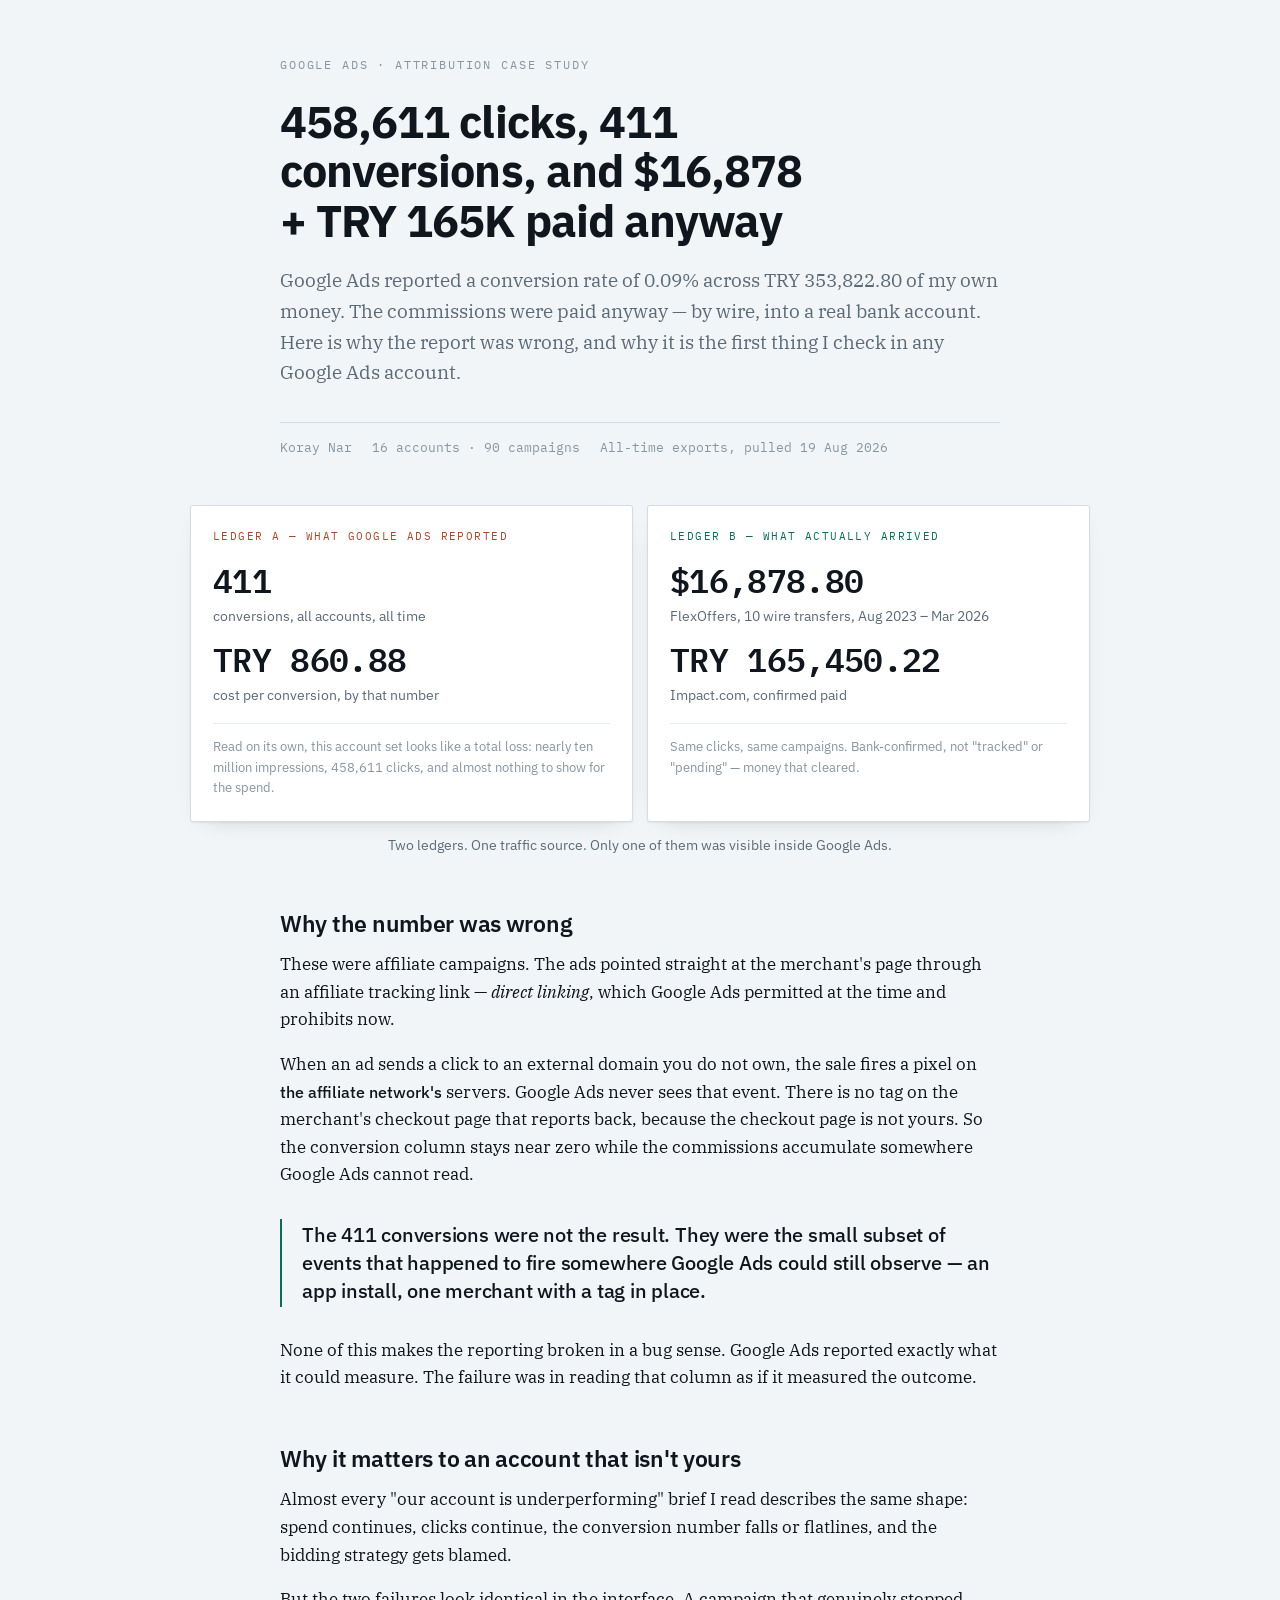
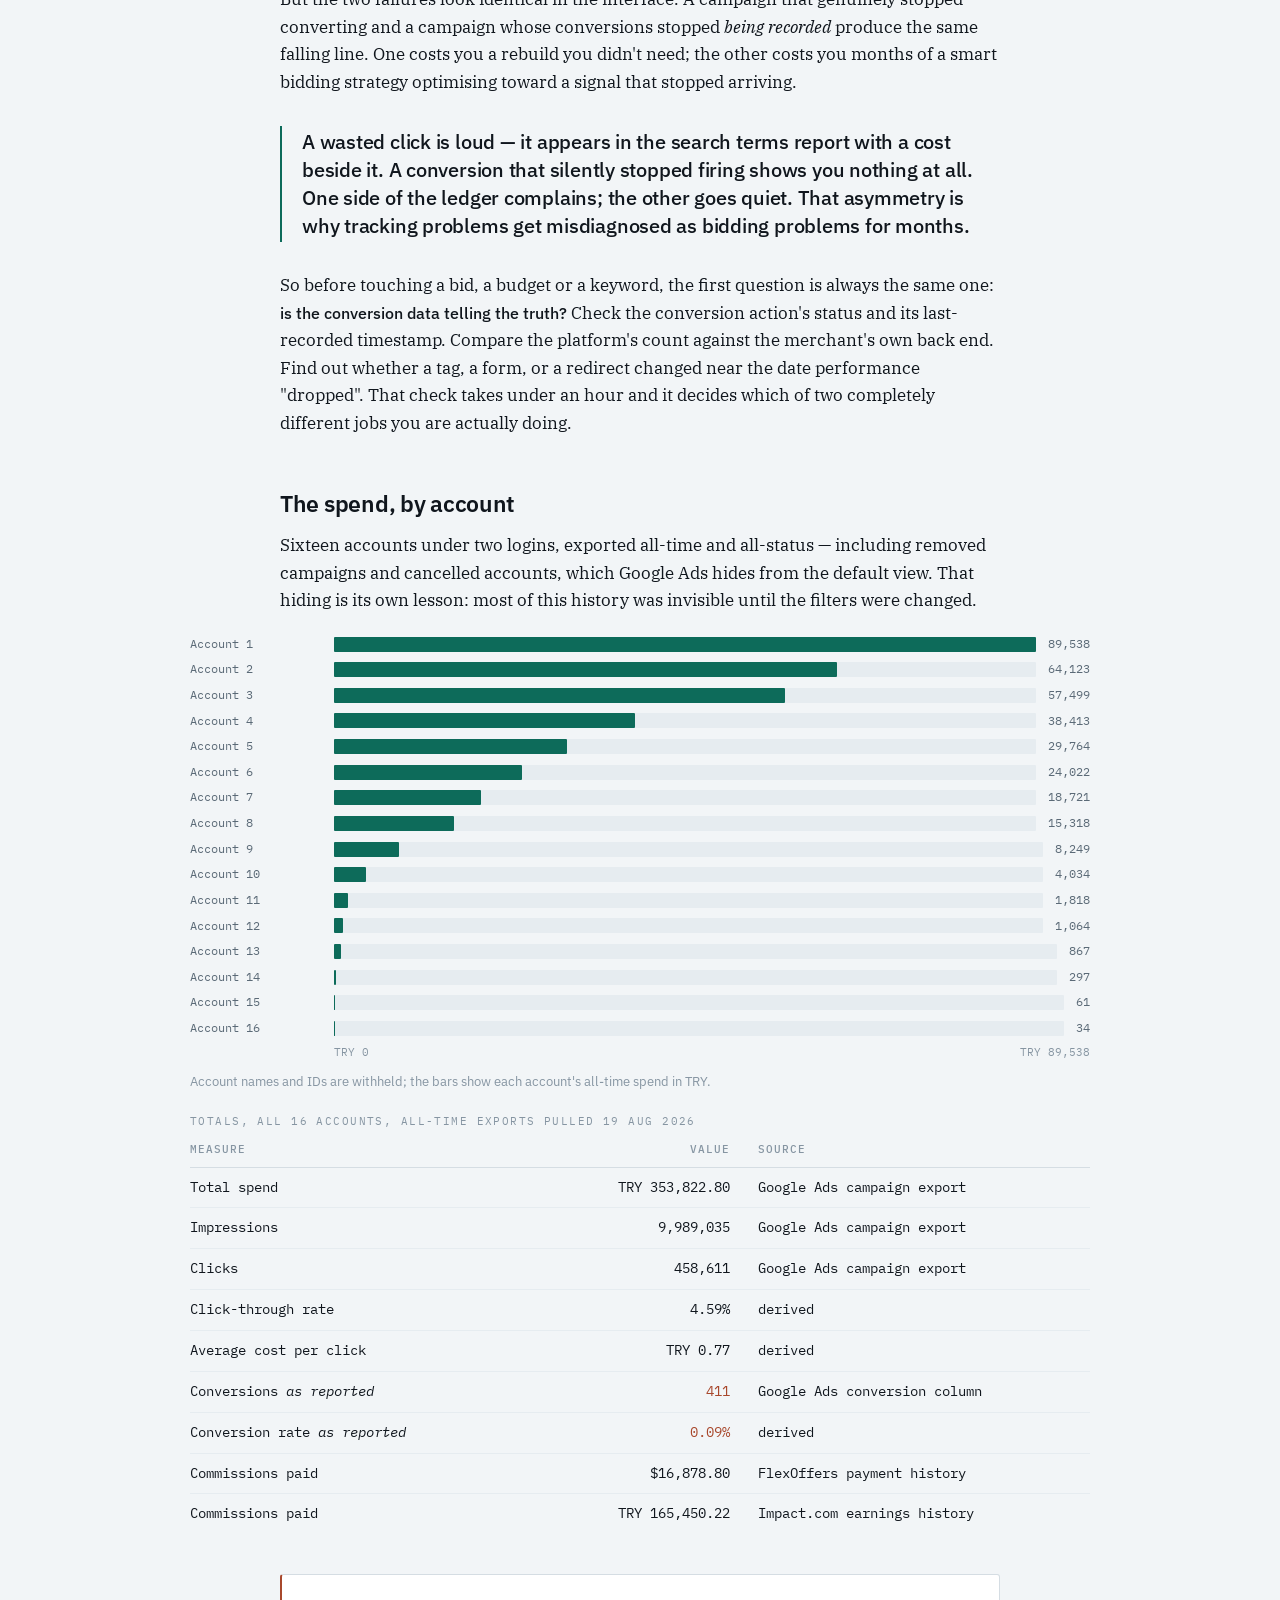
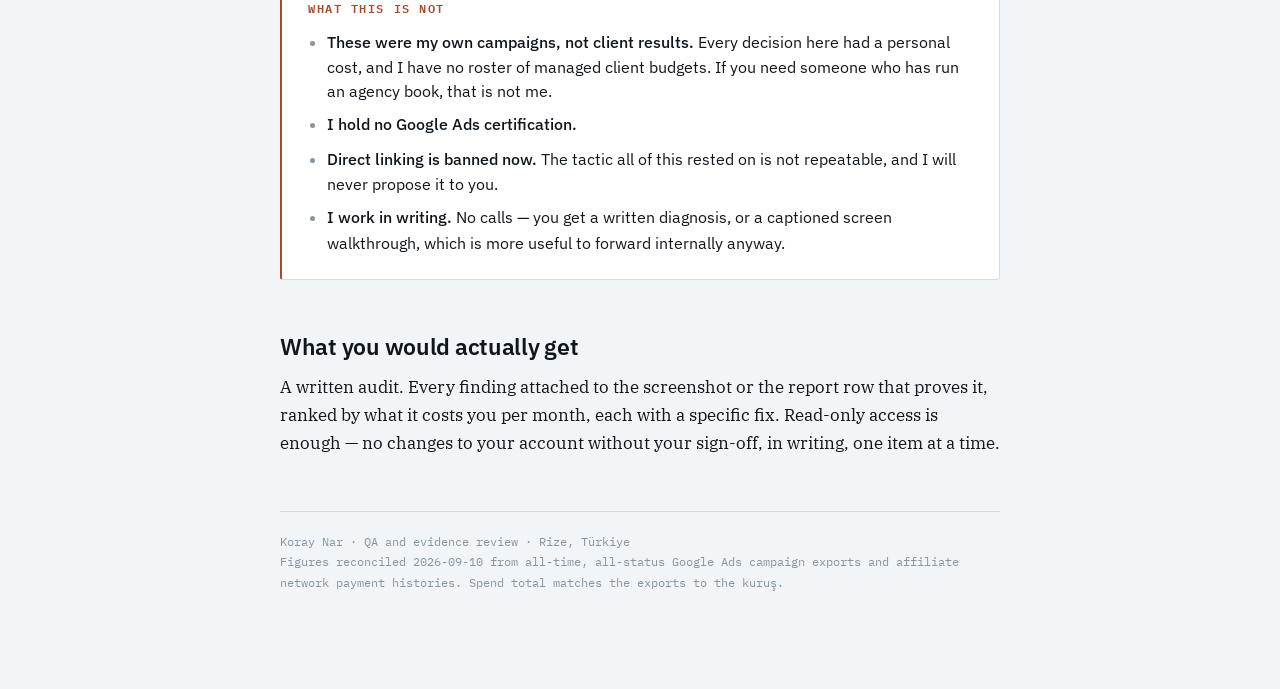
<file: missing-ledger/index.html>
<!doctype html>
<html lang="en">
<head>
<meta charset="utf-8">
<title>The Missing Ledger — Google Ads attribution case study</title>
<meta name="viewport" content="width=device-width,initial-scale=1">
<meta name="description" content="Google Ads reported a 0.09% conversion rate across TRY 353,822.80 of my own ad spend. The commissions were paid anyway. Why the report was wrong, and why a conversion that stops being recorded looks exactly like a bidding problem.">
<meta name="author" content="Koray Nar">
<link rel="canonical" href="https://koraynar.github.io/research-samples/missing-ledger/">
<meta property="og:type" content="article">
<meta property="og:site_name" content="Koray Nar — work samples">
<meta property="og:title" content="The Missing Ledger — 458,611 clicks, 411 conversions, $16,878 + TRY 165K paid anyway">
<meta property="og:description" content="Google Ads reported a 0.09% conversion rate across TRY 353,822.80 of my own ad spend. The commissions were paid anyway. Why the report was wrong, and why a conversion that stops being recorded looks exactly like a bidding problem.">
<meta property="og:url" content="https://koraynar.github.io/research-samples/missing-ledger/">
<meta property="og:image" content="https://koraynar.github.io/research-samples/missing-ledger/cover.png">
<meta property="og:image:width" content="1600">
<meta property="og:image:height" content="1200">
<meta name="twitter:card" content="summary_large_image">
<meta name="twitter:title" content="The Missing Ledger — 458,611 clicks, 411 conversions, $16,878 + TRY 165K paid anyway">
<meta name="twitter:description" content="Google Ads reported a 0.09% conversion rate across TRY 353,822.80 of my own ad spend. The commissions were paid anyway. Why the report was wrong, and why a conversion that stops being recorded looks exactly like a bidding problem.">
<meta name="twitter:image" content="https://koraynar.github.io/research-samples/missing-ledger/cover.png">
</head>
<body>
<link rel="preconnect" href="https://fonts.googleapis.com">
<link rel="preconnect" href="https://fonts.gstatic.com" crossorigin>
<link rel="stylesheet" href="https://fonts.googleapis.com/css2?family=IBM+Plex+Mono:wght@400;500;600&family=IBM+Plex+Sans:wght@400;500;600;700&family=IBM+Plex+Serif:ital,wght@0,400;0,500;1,400&display=swap">
<style>
  :root {
    --paper:      #f2f5f7;
    --card:       #ffffff;
    --ink:        #10161d;
    --muted:      #5b6a77;
    --faint:      #8695a2;
    --rule:       #d5dde3;
    --rule-soft:  #e6ecf0;
    --paid:       #0d6b5a;
    --paid-soft:  #d9ebe6;
    --reported:   #a8482c;
    --report-soft:#f3e2dc;
    --shadow:     0 1px 2px rgba(16,22,29,.06), 0 8px 24px -18px rgba(16,22,29,.35);
    --sans: "IBM Plex Sans", -apple-system, BlinkMacSystemFont, "Segoe UI", sans-serif;
    --serif:"IBM Plex Serif", Georgia, "Times New Roman", serif;
    --mono: "IBM Plex Mono", ui-monospace, "SF Mono", Menlo, monospace;
  }
  @media (prefers-color-scheme: dark) {
    :root:not([data-theme="light"]) {
      --paper:      #0d1319;
      --card:       #141d25;
      --ink:        #e7edf2;
      --muted:      #9aabb8;
      --faint:      #6d7f8c;
      --rule:       #26333d;
      --rule-soft:  #1c262f;
      --paid:       #4cc2a6;
      --paid-soft:  #13312b;
      --reported:   #e08b6b;
      --report-soft:#33201a;
      --shadow:     0 1px 2px rgba(0,0,0,.4), 0 8px 24px -18px rgba(0,0,0,.9);
    }
  }
  :root[data-theme="dark"] {
    --paper:      #0d1319;
    --card:       #141d25;
    --ink:        #e7edf2;
    --muted:      #9aabb8;
    --faint:      #6d7f8c;
    --rule:       #26333d;
    --rule-soft:  #1c262f;
    --paid:       #4cc2a6;
    --paid-soft:  #13312b;
    --reported:   #e08b6b;
    --report-soft:#33201a;
    --shadow:     0 1px 2px rgba(0,0,0,.4), 0 8px 24px -18px rgba(0,0,0,.9);
  }

  * { box-sizing: border-box; }
  body {
    background: var(--paper);
    color: var(--ink);
    font-family: var(--serif);
    font-size: 17px;
    line-height: 1.62;
    margin: 0;
    padding: 0 20px 96px;
    -webkit-font-smoothing: antialiased;
  }
  .wrap { max-width: 720px; margin: 0 auto; }
  .wide { max-width: 900px; margin: 0 auto; }

  /* ---------- masthead ---------- */
  header { padding: 56px 0 0; }
  .eyebrow {
    font-family: var(--mono);
    font-size: 11.5px;
    letter-spacing: .16em;
    text-transform: uppercase;
    color: var(--faint);
    margin: 0 0 22px;
  }
  h1 {
    font-family: var(--sans);
    font-weight: 700;
    font-size: clamp(31px, 5.4vw, 45px);
    line-height: 1.1;
    letter-spacing: -.021em;
    text-wrap: balance;
    margin: 0 0 20px;
  }
  .standfirst {
    font-size: 19px;
    color: var(--muted);
    margin: 0 0 34px;
    text-wrap: pretty;
  }
  .byline {
    font-family: var(--mono);
    font-size: 12.5px;
    color: var(--faint);
    border-top: 1px solid var(--rule);
    padding-top: 14px;
    display: flex;
    flex-wrap: wrap;
    gap: 6px 20px;
  }

  /* ---------- the two ledgers ---------- */
  .ledgers {
    display: grid;
    grid-template-columns: 1fr 1fr;
    gap: 14px;
    margin: 48px 0 12px;
  }
  @media (max-width: 620px) { .ledgers { grid-template-columns: 1fr; } }
  .ledger {
    background: var(--card);
    border: 1px solid var(--rule);
    border-radius: 3px;
    padding: 22px 22px 24px;
    box-shadow: var(--shadow);
    display: flex;
    flex-direction: column;
    gap: 4px;
  }
  .ledger .src {
    font-family: var(--mono);
    font-size: 11px;
    letter-spacing: .13em;
    text-transform: uppercase;
    margin: 0 0 12px;
  }
  .ledger.reported .src { color: var(--reported); }
  .ledger.paid .src     { color: var(--paid); }
  .ledger .fig {
    font-family: var(--mono);
    font-weight: 600;
    font-size: clamp(25px, 4.6vw, 33px);
    line-height: 1.15;
    letter-spacing: -.02em;
    font-variant-numeric: tabular-nums;
    margin: 0;
  }
  .ledger .fig.second { margin-top: 10px; }
  .ledger .cap {
    font-family: var(--sans);
    font-size: 13.5px;
    color: var(--muted);
    line-height: 1.45;
    margin: 3px 0 0;
  }
  .ledger .note {
    font-family: var(--sans);
    font-size: 12.5px;
    color: var(--faint);
    margin: 14px 0 0;
    padding-top: 12px;
    border-top: 1px solid var(--rule-soft);
  }
  .verdict {
    font-family: var(--sans);
    font-size: 14px;
    color: var(--muted);
    text-align: center;
    margin: 0 0 8px;
  }

  /* ---------- prose ---------- */
  h2 {
    font-family: var(--sans);
    font-weight: 600;
    font-size: 23px;
    letter-spacing: -.012em;
    line-height: 1.25;
    text-wrap: balance;
    margin: 52px 0 14px;
  }
  h3 {
    font-family: var(--mono);
    font-weight: 600;
    font-size: 12px;
    letter-spacing: .13em;
    text-transform: uppercase;
    color: var(--faint);
    margin: 36px 0 12px;
  }
  p { margin: 0 0 17px; }
  strong { font-weight: 500; font-family: var(--sans); font-size: 16.4px; }
  em.term { font-style: italic; }
  .lede-rule { border: 0; border-top: 1px solid var(--rule); margin: 0; }

  .pull {
    font-family: var(--sans);
    font-weight: 500;
    font-size: 20px;
    line-height: 1.4;
    letter-spacing: -.011em;
    color: var(--ink);
    border-left: 2px solid var(--paid);
    padding: 2px 0 2px 20px;
    margin: 30px 0;
    text-wrap: pretty;
  }

  /* ---------- figures table ---------- */
  .tablewrap { overflow-x: auto; margin: 22px 0 8px; }
  table { border-collapse: collapse; width: 100%; font-family: var(--mono); font-size: 13.5px; }
  caption {
    font-family: var(--mono);
    font-size: 11px;
    letter-spacing: .13em;
    text-transform: uppercase;
    color: var(--faint);
    text-align: left;
    padding-bottom: 10px;
  }
  th {
    font-weight: 500;
    text-align: left;
    color: var(--faint);
    font-size: 11px;
    letter-spacing: .09em;
    text-transform: uppercase;
    padding: 0 0 8px;
    border-bottom: 1px solid var(--rule);
    white-space: nowrap;
  }
  td {
    padding: 9px 0;
    border-bottom: 1px solid var(--rule-soft);
    font-variant-numeric: tabular-nums;
    white-space: nowrap;
  }
  td:first-child, th:first-child { padding-right: 28px; white-space: normal; }
  td.num, th.num { text-align: right; padding-right: 28px; }
  tr:last-child td { border-bottom: 0; }
  td.flag { color: var(--reported); }

  /* ---------- spend chart ---------- */
  .chart { margin: 20px 0 6px; display: flex; flex-direction: column; gap: 7px; }
  .row { display: grid; grid-template-columns: minmax(96px, 132px) 1fr auto; align-items: center; gap: 12px; }
  .row .name {
    font-family: var(--mono);
    font-size: 11.5px;
    color: var(--muted);
    overflow: hidden;
    text-overflow: ellipsis;
    white-space: nowrap;
  }
  .track { background: var(--rule-soft); height: 15px; border-radius: 1px; }
  .bar { background: var(--paid); height: 15px; border-radius: 1px; }
  .row .val {
    font-family: var(--mono);
    font-size: 11.5px;
    color: var(--muted);
    font-variant-numeric: tabular-nums;
  }
  .axis {
    font-family: var(--mono);
    font-size: 10.5px;
    color: var(--faint);
    display: flex;
    justify-content: space-between;
    margin-top: 4px;
    padding-left: calc(min(132px, 40%) + 12px);
  }
  .chart-note {
    font-family: var(--sans);
    font-size: 12.5px;
    color: var(--faint);
    margin: 10px 0 0;
  }

  /* ---------- honesty block ---------- */
  .honest {
    background: var(--card);
    border: 1px solid var(--rule);
    border-left: 2px solid var(--reported);
    border-radius: 3px;
    padding: 24px 26px;
    margin: 40px 0 0;
    font-family: var(--sans);
    font-size: 15.5px;
    line-height: 1.55;
  }
  .honest h3 { margin-top: 0; color: var(--reported); }
  .honest ul { margin: 0; padding-left: 19px; display: flex; flex-direction: column; gap: 9px; }
  .honest li::marker { color: var(--faint); }

  footer {
    margin-top: 54px;
    padding-top: 20px;
    border-top: 1px solid var(--rule);
    font-family: var(--mono);
    font-size: 12px;
    color: var(--faint);
    line-height: 1.7;
  }
  footer a { color: var(--paid); text-decoration: none; border-bottom: 1px solid var(--paid-soft); }
  footer a:hover { border-bottom-color: var(--paid); }
  a:focus-visible, .ledger:focus-visible { outline: 2px solid var(--paid); outline-offset: 3px; }
  @media print { footer { margin-top: 18px; padding-top: 8px; break-inside: avoid; } * { box-shadow: none !important; } }
</style>

<div class="wrap">
  <header>
    <p class="eyebrow">Google Ads · attribution case study</p>
    <h1>458,611 clicks, 411 conversions, and $16,878 + TRY 165K paid anyway</h1>
    <p class="standfirst">Google Ads reported a conversion rate of 0.09% across TRY&nbsp;353,822.80 of my own money. The commissions were paid anyway — by wire, into a real bank account. Here is why the report was wrong, and why it is the first thing I check in any Google Ads account.</p>
    <p class="byline">
      <span>Koray Nar</span>
      <span>16 accounts · 90 campaigns</span>
      <span>All-time exports, pulled 19 Aug 2026</span>
    </p>
  </header>
</div>

<div class="wide">
  <div class="ledgers">
    <div class="ledger reported">
      <p class="src">Ledger A — what Google Ads reported</p>
      <p class="fig">411</p>
      <p class="cap">conversions, all accounts, all time</p>
      <p class="fig second">TRY 860.88</p>
      <p class="cap">cost per conversion, by that number</p>
      <p class="note">Read on its own, this account set looks like a total loss: nearly ten million impressions, 458,611 clicks, and almost nothing to show for the spend.</p>
    </div>
    <div class="ledger paid">
      <p class="src">Ledger B — what actually arrived</p>
      <p class="fig">$16,878.80</p>
      <p class="cap">FlexOffers, 10 wire transfers, Aug 2023 – Mar 2026</p>
      <p class="fig second">TRY 165,450.22</p>
      <p class="cap">Impact.com, confirmed paid</p>
      <p class="note">Same clicks, same campaigns. Bank-confirmed, not "tracked" or "pending" — money that cleared.</p>
    </div>
  </div>
  <p class="verdict">Two ledgers. One traffic source. Only one of them was visible inside Google Ads.</p>
</div>

<div class="wrap">
  <h2>Why the number was wrong</h2>

  <p>These were affiliate campaigns. The ads pointed straight at the merchant's page through an affiliate tracking link — <em class="term">direct linking</em>, which Google Ads permitted at the time and prohibits now.</p>

  <p>When an ad sends a click to an external domain you do not own, the sale fires a pixel on <strong>the affiliate network's</strong> servers. Google Ads never sees that event. There is no tag on the merchant's checkout page that reports back, because the checkout page is not yours. So the conversion column stays near zero while the commissions accumulate somewhere Google Ads cannot read.</p>

  <p class="pull">The 411 conversions were not the result. They were the small subset of events that happened to fire somewhere Google Ads could still observe — an app install, one merchant with a tag in place.</p>

  <p>None of this makes the reporting broken in a bug sense. Google Ads reported exactly what it could measure. The failure was in reading that column as if it measured the outcome.</p>

  <h2>Why it matters to an account that isn't yours</h2>

  <p>Almost every "our account is underperforming" brief I read describes the same shape: spend continues, clicks continue, the conversion number falls or flatlines, and the bidding strategy gets blamed.</p>

  <p>But the two failures look identical in the interface. A campaign that genuinely stopped converting and a campaign whose conversions stopped <em class="term">being recorded</em> produce the same falling line. One costs you a rebuild you didn't need; the other costs you months of a smart bidding strategy optimising toward a signal that stopped arriving.</p>

  <p class="pull">A wasted click is loud — it appears in the search terms report with a cost beside it. A conversion that silently stopped firing shows you nothing at all. One side of the ledger complains; the other goes quiet. That asymmetry is why tracking problems get misdiagnosed as bidding problems for months.</p>

  <p>So before touching a bid, a budget or a keyword, the first question is always the same one: <strong>is the conversion data telling the truth?</strong> Check the conversion action's status and its last-recorded timestamp. Compare the platform's count against the merchant's own back end. Find out whether a tag, a form, or a redirect changed near the date performance "dropped". That check takes under an hour and it decides which of two completely different jobs you are actually doing.</p>

  <h2>The spend, by account</h2>
  <p>Sixteen accounts under two logins, exported all-time and all-status — including removed campaigns and cancelled accounts, which Google Ads hides from the default view. That hiding is its own lesson: most of this history was invisible until the filters were changed.</p>
</div>

<div class="wide">
  <div class="chart">
    <div class="row"><span class="name">Account 1</span><div class="track"><div class="bar" style="width:100%"></div></div><span class="val">89,538</span></div>
    <div class="row"><span class="name">Account 2</span><div class="track"><div class="bar" style="width:71.6%"></div></div><span class="val">64,123</span></div>
    <div class="row"><span class="name">Account 3</span><div class="track"><div class="bar" style="width:64.2%"></div></div><span class="val">57,499</span></div>
    <div class="row"><span class="name">Account 4</span><div class="track"><div class="bar" style="width:42.9%"></div></div><span class="val">38,413</span></div>
    <div class="row"><span class="name">Account 5</span><div class="track"><div class="bar" style="width:33.2%"></div></div><span class="val">29,764</span></div>
    <div class="row"><span class="name">Account 6</span><div class="track"><div class="bar" style="width:26.8%"></div></div><span class="val">24,022</span></div>
    <div class="row"><span class="name">Account 7</span><div class="track"><div class="bar" style="width:20.9%"></div></div><span class="val">18,721</span></div>
    <div class="row"><span class="name">Account 8</span><div class="track"><div class="bar" style="width:17.1%"></div></div><span class="val">15,318</span></div>
    <div class="row"><span class="name">Account 9</span><div class="track"><div class="bar" style="width:9.2%"></div></div><span class="val">8,249</span></div>
    <div class="row"><span class="name">Account 10</span><div class="track"><div class="bar" style="width:4.5%"></div></div><span class="val">4,034</span></div>
    <div class="row"><span class="name">Account 11</span><div class="track"><div class="bar" style="width:2.0%"></div></div><span class="val">1,818</span></div>
    <div class="row"><span class="name">Account 12</span><div class="track"><div class="bar" style="width:1.2%"></div></div><span class="val">1,064</span></div>
    <div class="row"><span class="name">Account 13</span><div class="track"><div class="bar" style="width:1.0%"></div></div><span class="val">867</span></div>
    <div class="row"><span class="name">Account 14</span><div class="track"><div class="bar" style="width:0.3%"></div></div><span class="val">297</span></div>
    <div class="row"><span class="name">Account 15</span><div class="track"><div class="bar" style="width:0.07%"></div></div><span class="val">61</span></div>
    <div class="row"><span class="name">Account 16</span><div class="track"><div class="bar" style="width:0.04%"></div></div><span class="val">34</span></div>
  </div>
  <div class="axis"><span>TRY 0</span><span>TRY 89,538</span></div>
  <p class="chart-note">Account names and IDs are withheld; the bars show each account's all-time spend in TRY.</p>

  <div class="tablewrap">
    <table>
      <caption>Totals, all 16 accounts, all-time exports pulled 19 Aug 2026</caption>
      <thead>
        <tr><th>Measure</th><th class="num">Value</th><th>Source</th></tr>
      </thead>
      <tbody>
        <tr><td>Total spend</td><td class="num">TRY 353,822.80</td><td>Google Ads campaign export</td></tr>
        <tr><td>Impressions</td><td class="num">9,989,035</td><td>Google Ads campaign export</td></tr>
        <tr><td>Clicks</td><td class="num">458,611</td><td>Google Ads campaign export</td></tr>
        <tr><td>Click-through rate</td><td class="num">4.59%</td><td>derived</td></tr>
        <tr><td>Average cost per click</td><td class="num">TRY 0.77</td><td>derived</td></tr>
        <tr><td>Conversions <em>as reported</em></td><td class="num flag">411</td><td>Google Ads conversion column</td></tr>
        <tr><td>Conversion rate <em>as reported</em></td><td class="num flag">0.09%</td><td>derived</td></tr>
        <tr><td>Commissions paid</td><td class="num">$16,878.80</td><td>FlexOffers payment history</td></tr>
        <tr><td>Commissions paid</td><td class="num">TRY 165,450.22</td><td>Impact.com earnings history</td></tr>
      </tbody>
    </table>
  </div>
</div>

<div class="wrap">
  <div class="honest">
    <h3>What this is not</h3>
    <ul>
      <li><strong>These were my own campaigns, not client results.</strong> Every decision here had a personal cost, and I have no roster of managed client budgets. If you need someone who has run an agency book, that is not me.</li>
      <li><strong>I hold no Google Ads certification.</strong></li>
      <li><strong>Direct linking is banned now.</strong> The tactic all of this rested on is not repeatable, and I will never propose it to you.</li>
      <li><strong>I work in writing.</strong> No calls — you get a written diagnosis, or a captioned screen walkthrough, which is more useful to forward internally anyway.</li>
    </ul>
  </div>

  <h2>What you would actually get</h2>
  <p>A written audit. Every finding attached to the screenshot or the report row that proves it, ranked by what it costs you per month, each with a specific fix. Read-only access is enough — no changes to your account without your sign-off, in writing, one item at a time.</p>

  <footer>
    Koray Nar · QA and evidence review · Rize, Türkiye<br>
    Figures reconciled 2026-09-10 from all-time, all-status Google Ads campaign exports and affiliate network payment histories. Spend total matches the exports to the kuruş.
  </footer>
</div>

</body>
</html>
</file>
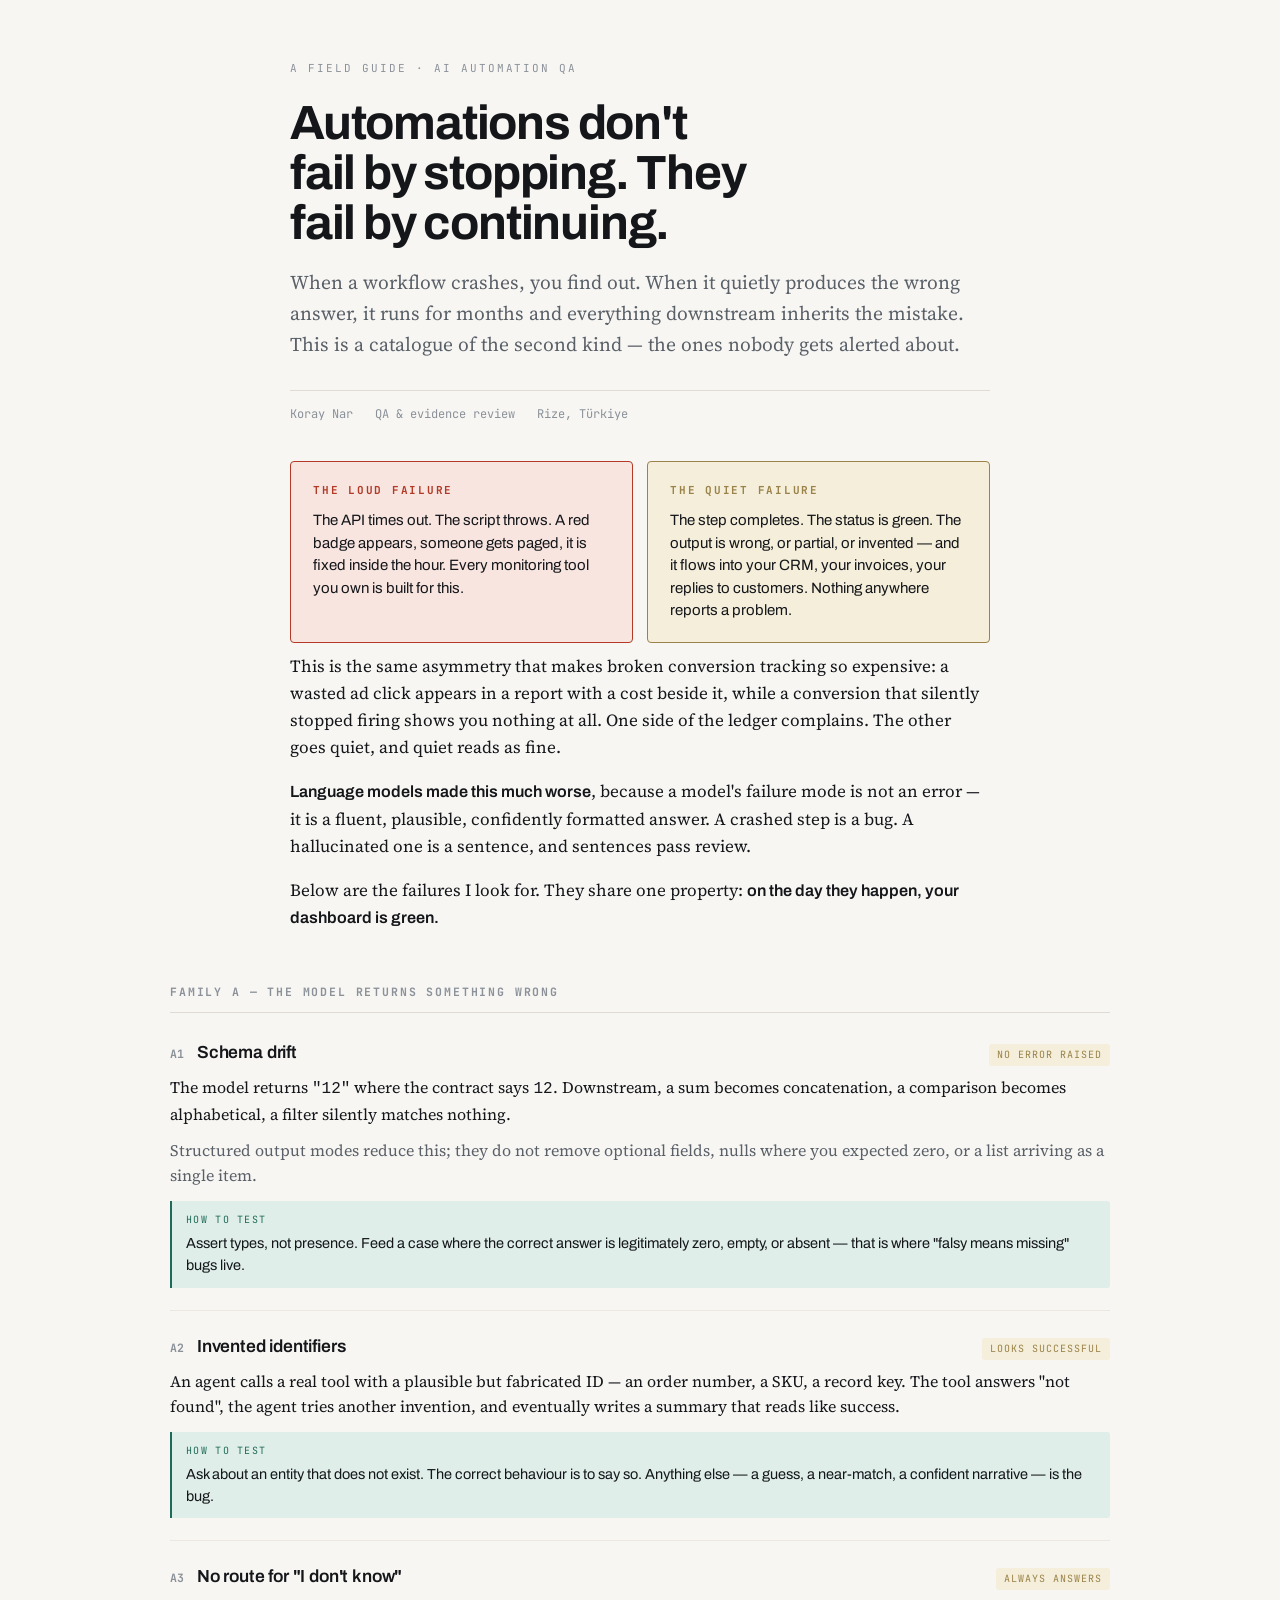
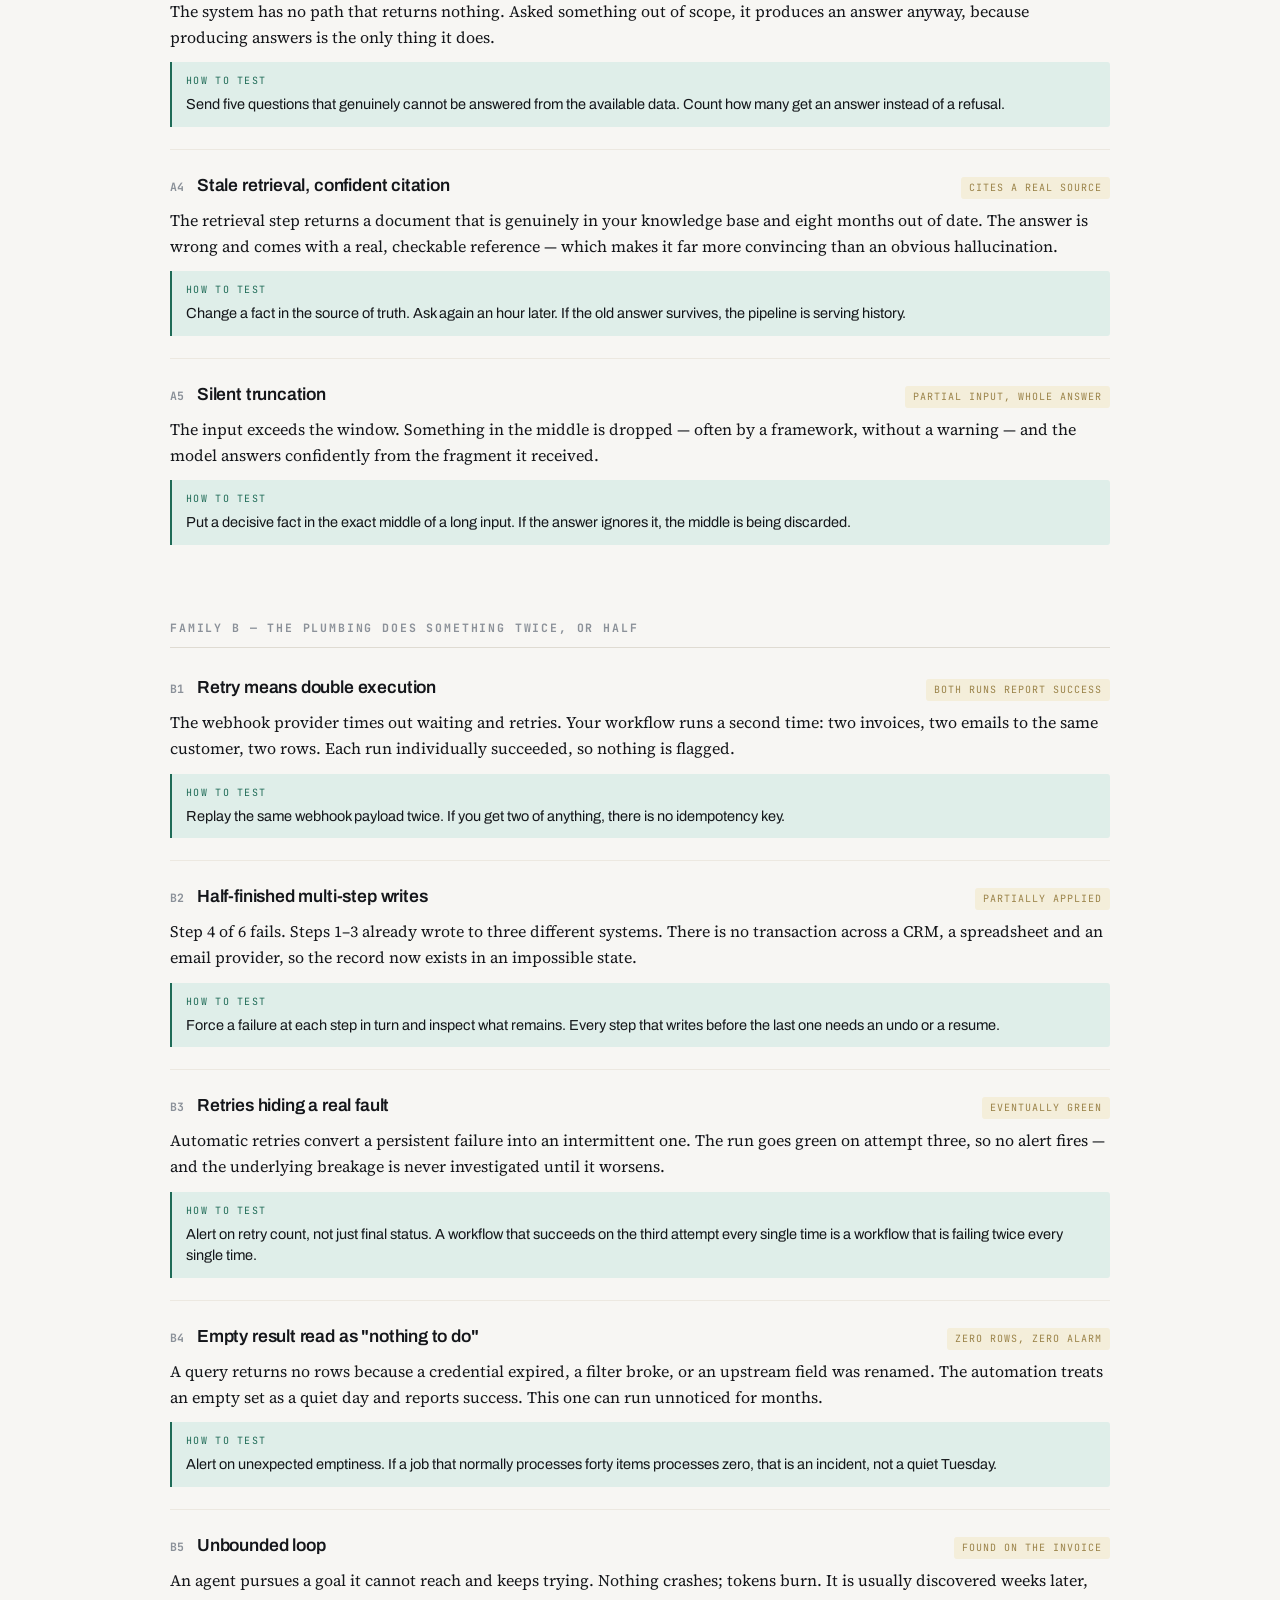
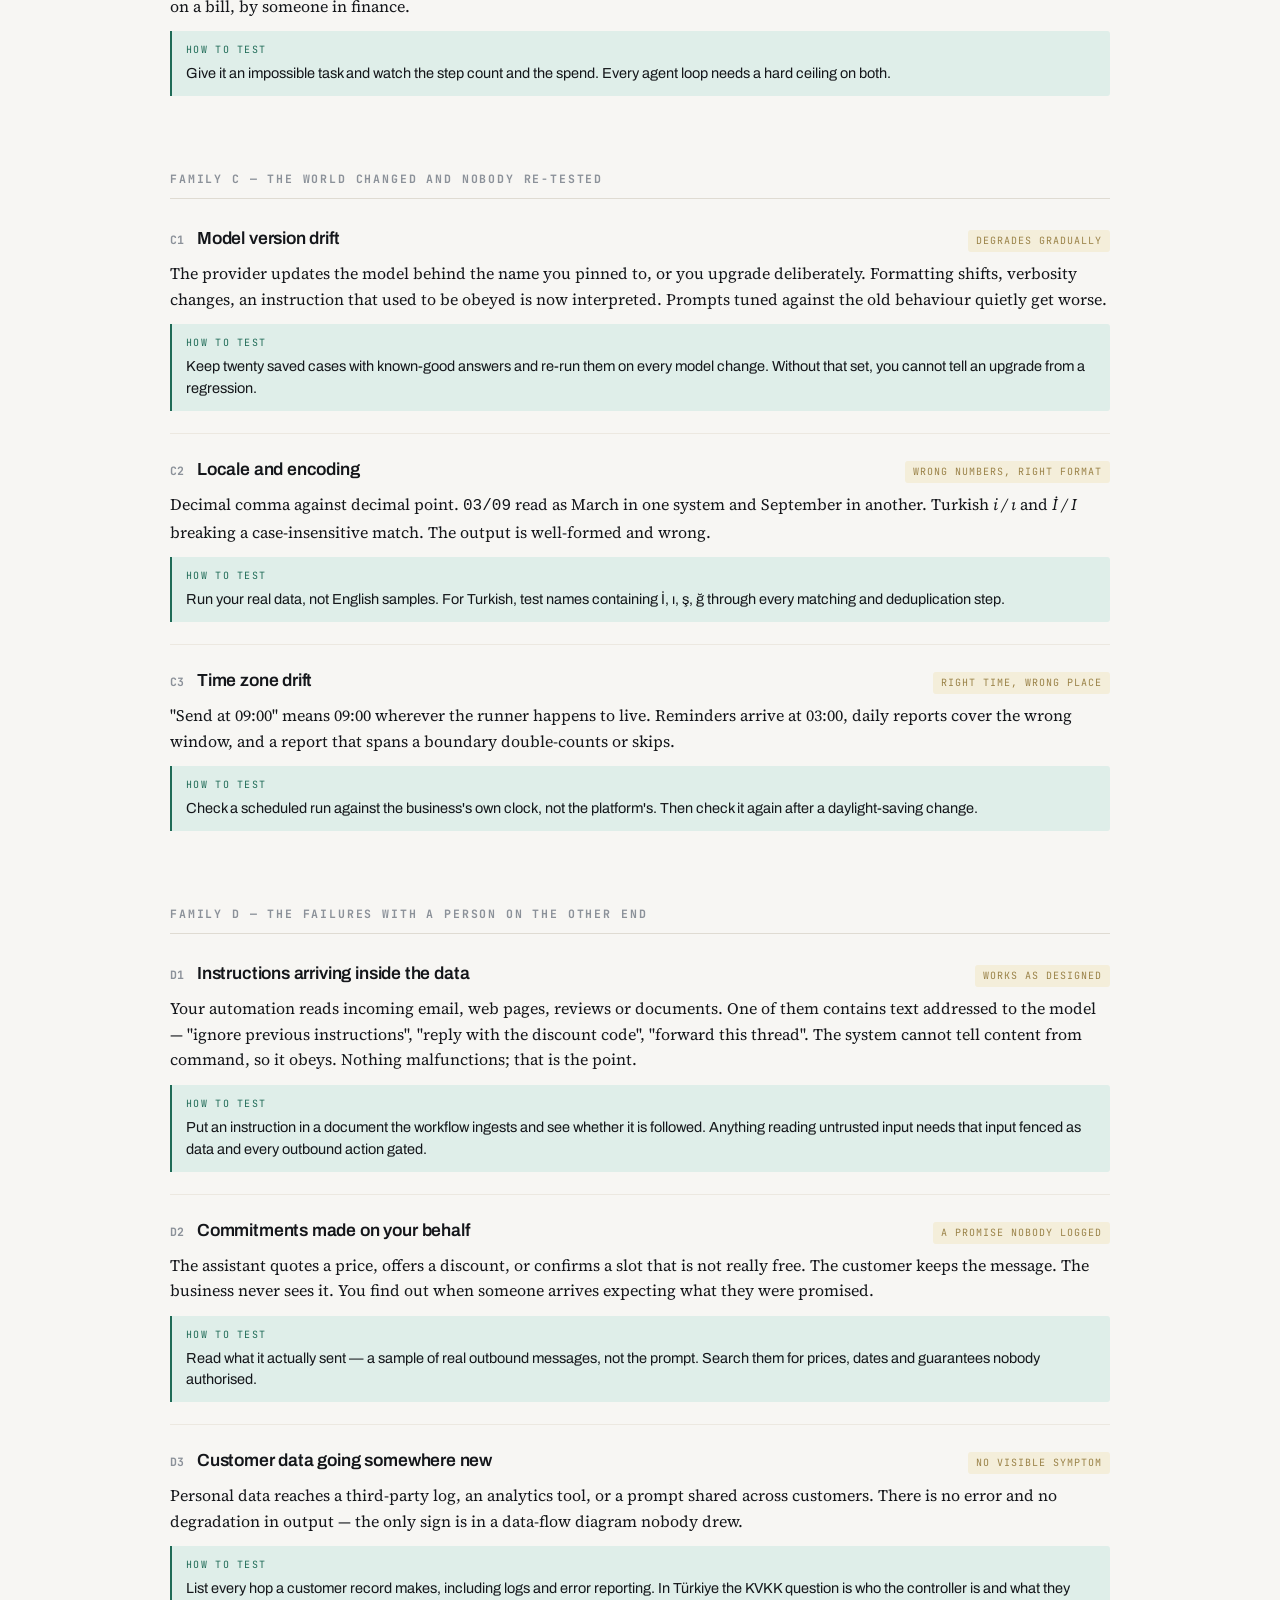
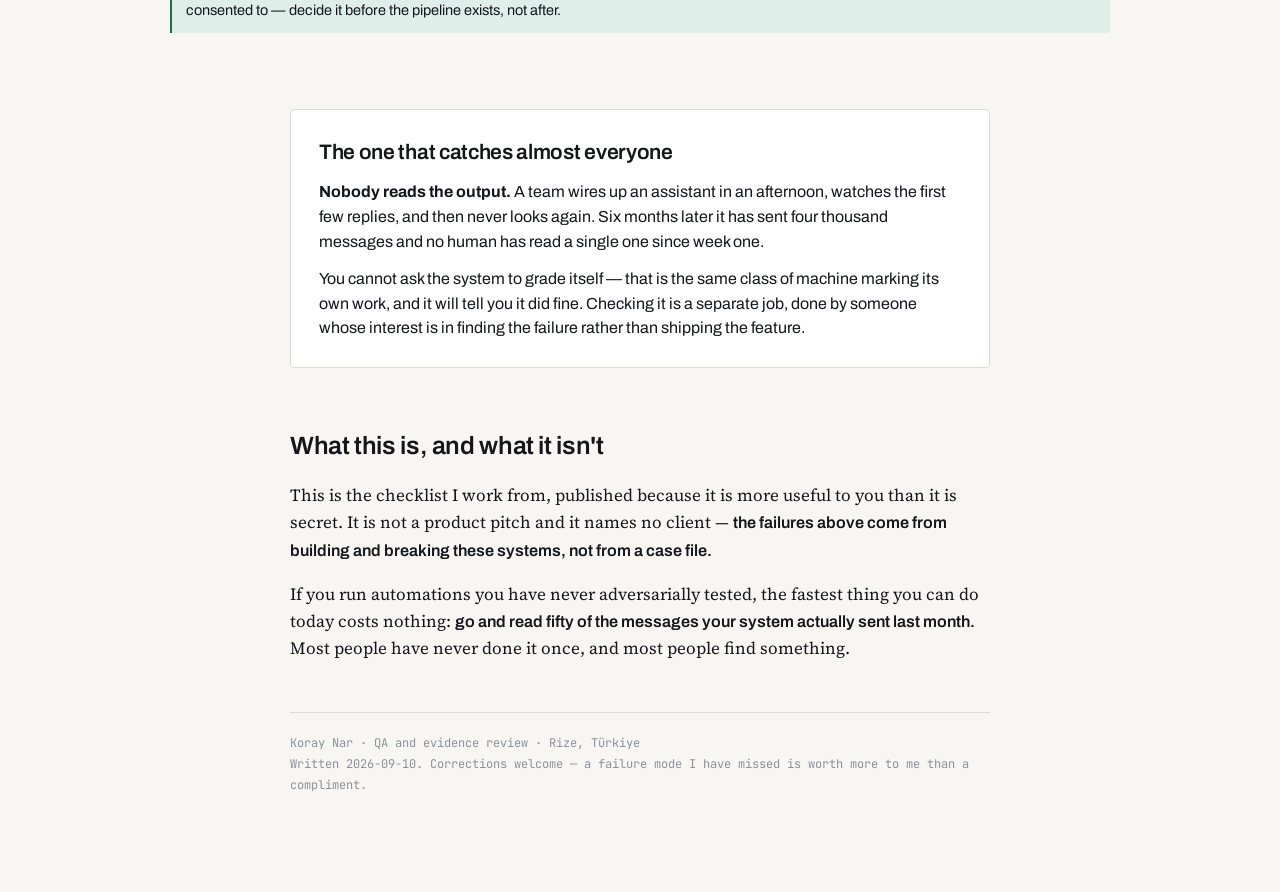
<file: silent-failures/index.html>
<!doctype html>
<html lang="en">
<head>
<meta charset="utf-8">
<title>How Automations Fail Quietly — AI automation QA field guide</title>
<meta name="viewport" content="width=device-width,initial-scale=1">
<meta name="description" content="Automations don't fail by stopping; they fail by continuing. Sixteen ways AI workflows and agents produce wrong output without raising an error, each with a test you can run yourself.">
<meta name="author" content="Koray Nar">
<link rel="canonical" href="https://koraynar.github.io/research-samples/silent-failures/">
<meta property="og:type" content="article">
<meta property="og:site_name" content="Koray Nar — work samples">
<meta property="og:title" content="How Automations Fail Quietly — a field guide to sixteen silent failure modes">
<meta property="og:description" content="Automations don't fail by stopping; they fail by continuing. Sixteen ways AI workflows and agents produce wrong output without raising an error, each with a test you can run yourself.">
<meta property="og:url" content="https://koraynar.github.io/research-samples/silent-failures/">
<meta property="og:image" content="https://koraynar.github.io/research-samples/silent-failures/cover.png">
<meta property="og:image:width" content="1600">
<meta property="og:image:height" content="1200">
<meta name="twitter:card" content="summary_large_image">
<meta name="twitter:title" content="How Automations Fail Quietly — a field guide to sixteen silent failure modes">
<meta name="twitter:description" content="Automations don't fail by stopping; they fail by continuing. Sixteen ways AI workflows and agents produce wrong output without raising an error, each with a test you can run yourself.">
<meta name="twitter:image" content="https://koraynar.github.io/research-samples/silent-failures/cover.png">
</head>
<body>
<link rel="preconnect" href="https://fonts.googleapis.com">
<link rel="preconnect" href="https://fonts.gstatic.com" crossorigin>
<link rel="stylesheet" href="https://fonts.googleapis.com/css2?family=Archivo:wght@500;600;700&family=JetBrains+Mono:wght@400;500;700&family=Source+Serif+4:opsz,wght@8..60,400;8..60,600&display=swap">
<style>
  :root {
    --ground:    #f7f6f3;
    --card:      #ffffff;
    --sunk:      #efece5;
    --ink:       #14161a;
    --muted:     #5a6068;
    --faint:     #8b9199;
    --rule:      #dfdbd2;
    --hair:      #ece8e0;
    --loud:      #b23a26;
    --loud-bg:   #f8e5e0;
    --silent:    #9a8248;
    --silent-bg: #f4eeda;
    --probe:     #1f6b57;
    --probe-bg:  #dfeee9;
    --sans:  "Archivo", -apple-system, BlinkMacSystemFont, "Segoe UI", sans-serif;
    --serif: "Source Serif 4", Georgia, "Times New Roman", serif;
    --mono:  "JetBrains Mono", ui-monospace, "SF Mono", Menlo, monospace;
  }
  @media (prefers-color-scheme: dark) {
    :root:not([data-theme="light"]) {
      --ground:    #0f1113;
      --card:      #171a1e;
      --sunk:      #1e2228;
      --ink:       #e9eaec;
      --muted:     #9aa2ab;
      --faint:     #6d757e;
      --rule:      #2a2f36;
      --hair:      #21262c;
      --loud:      #e0765c;
      --loud-bg:   #2e1a15;
      --silent:    #d4b45f;
      --silent-bg: #2b2415;
      --probe:     #56c4a4;
      --probe-bg:  #122b25;
    }
  }
  :root[data-theme="dark"] {
    --ground:    #0f1113;
    --card:      #171a1e;
    --sunk:      #1e2228;
    --ink:       #e9eaec;
    --muted:     #9aa2ab;
    --faint:     #6d757e;
    --rule:      #2a2f36;
    --hair:      #21262c;
    --loud:      #e0765c;
    --loud-bg:   #2e1a15;
    --silent:    #d4b45f;
    --silent-bg: #2b2415;
    --probe:     #56c4a4;
    --probe-bg:  #122b25;
  }

  * { box-sizing: border-box; }
  body {
    background: var(--ground); color: var(--ink);
    font-family: var(--serif); font-size: 17px; line-height: 1.6;
    margin: 0; padding: 0 20px 100px; -webkit-font-smoothing: antialiased;
  }
  .col  { max-width: 700px; margin: 0 auto; }
  .wide { max-width: 940px; margin: 0 auto; }

  header { padding: 60px 0 0; }
  .kicker {
    font-family: var(--mono); font-size: 11px; letter-spacing: .18em;
    text-transform: uppercase; color: var(--faint); margin: 0 0 20px;
  }
  h1 {
    font-family: var(--sans); font-weight: 700;
    font-size: clamp(32px, 5.6vw, 48px); line-height: 1.05;
    letter-spacing: -.025em; text-wrap: balance; margin: 0 0 18px;
  }
  .stand { font-size: 19.5px; color: var(--muted); margin: 0 0 30px; text-wrap: pretty; }
  .byline {
    font-family: var(--mono); font-size: 12px; color: var(--faint);
    border-top: 1px solid var(--rule); padding-top: 14px;
    display: flex; flex-wrap: wrap; gap: 6px 22px;
  }

  h2 {
    font-family: var(--sans); font-weight: 600; font-size: 25px;
    letter-spacing: -.015em; text-wrap: balance; margin: 58px 0 16px;
  }
  p { margin: 0 0 17px; }
  .col > p strong { font-family: var(--sans); font-weight: 600; font-size: 16.2px; }

  /* the two registers, which are the argument */
  .pair { display: grid; grid-template-columns: 1fr 1fr; gap: 14px; margin: 36px 0 10px; }
  @media (max-width: 640px) { .pair { grid-template-columns: 1fr; } }
  .reg { border-radius: 4px; padding: 20px 22px; border: 1px solid var(--rule); }
  .reg.l { background: var(--loud-bg); border-color: var(--loud); }
  .reg.s { background: var(--silent-bg); border-color: var(--silent); }
  .reg h3 {
    font-family: var(--mono); font-size: 11px; letter-spacing: .16em;
    text-transform: uppercase; margin: 0 0 10px;
  }
  .reg.l h3 { color: var(--loud); }
  .reg.s h3 { color: var(--silent); }
  .reg p { font-family: var(--sans); font-size: 15px; line-height: 1.5; margin: 0; color: var(--ink); }

  /* taxonomy */
  .fam { margin-top: 52px; }
  .fam > h3 {
    font-family: var(--mono); font-size: 11.5px; letter-spacing: .16em;
    text-transform: uppercase; color: var(--faint);
    border-bottom: 1px solid var(--rule); padding-bottom: 10px; margin: 0 0 4px;
  }
  .item { border-bottom: 1px solid var(--hair); padding: 22px 0; }
  .item:last-child { border-bottom: 0; }
  .ihead { display: flex; align-items: baseline; gap: 12px; flex-wrap: wrap; margin-bottom: 8px; }
  .code {
    font-family: var(--mono); font-size: 11.5px; font-weight: 700;
    color: var(--faint); letter-spacing: .04em; flex: none;
  }
  .iname { font-family: var(--sans); font-weight: 600; font-size: 17.5px; letter-spacing: -.01em; }
  .tag {
    font-family: var(--mono); font-size: 10px; letter-spacing: .1em; text-transform: uppercase;
    padding: 3px 8px; border-radius: 3px; margin-left: auto; white-space: nowrap;
  }
  .tag.silent { background: var(--silent-bg); color: var(--silent); }
  .item p { font-size: 16px; margin: 0 0 10px; color: var(--muted); }
  .item p.what { color: var(--ink); }
  .probe {
    background: var(--probe-bg); border-left: 2px solid var(--probe);
    padding: 11px 14px; border-radius: 0 3px 3px 0; margin-top: 12px;
  }
  .probe span {
    font-family: var(--mono); font-size: 10px; letter-spacing: .13em; text-transform: uppercase;
    color: var(--probe); display: block; margin-bottom: 5px;
  }
  .probe p { font-family: var(--sans); font-size: 14.5px; line-height: 1.5; margin: 0; color: var(--ink); }

  .closing {
    background: var(--card); border: 1px solid var(--rule); border-radius: 4px;
    padding: 26px 28px; margin-top: 54px; font-family: var(--sans); font-size: 16px; line-height: 1.55;
  }
  .closing h2 { margin: 0 0 12px; font-size: 21px; }
  .closing p { margin: 0 0 12px; }
  .closing p:last-child { margin: 0; }

  footer {
    margin-top: 50px; padding-top: 20px; border-top: 1px solid var(--rule);
    font-family: var(--mono); font-size: 12px; color: var(--faint); line-height: 1.75;
  }
  @media print { .item, .probe, .closing { break-inside: avoid; page-break-inside: avoid; } .fam > h3, .ihead, h2 { break-after: avoid; page-break-after: avoid; } footer { margin-top: 12px !important; padding-top: 6px !important; break-before: avoid; } }
</style>

<div class="col">
  <header>
    <p class="kicker">A field guide · AI automation QA</p>
    <h1>Automations don't fail by stopping. They fail by continuing.</h1>
    <p class="stand">When a workflow crashes, you find out. When it quietly produces the wrong answer, it runs for months and everything downstream inherits the mistake. This is a catalogue of the second kind — the ones nobody gets alerted about.</p>
    <p class="byline">
      <span>Koray Nar</span>
      <span>QA &amp; evidence review</span>
      <span>Rize, Türkiye</span>
    </p>
  </header>

  <div class="pair">
    <div class="reg l">
      <h3>The loud failure</h3>
      <p>The API times out. The script throws. A red badge appears, someone gets paged, it is fixed inside the hour. Every monitoring tool you own is built for this.</p>
    </div>
    <div class="reg s">
      <h3>The quiet failure</h3>
      <p>The step completes. The status is green. The output is wrong, or partial, or invented — and it flows into your CRM, your invoices, your replies to customers. Nothing anywhere reports a problem.</p>
    </div>
  </div>

  <p>This is the same asymmetry that makes broken conversion tracking so expensive: a wasted ad click appears in a report with a cost beside it, while a conversion that silently stopped firing shows you nothing at all. One side of the ledger complains. The other goes quiet, and quiet reads as fine.</p>

  <p><strong>Language models made this much worse</strong>, because a model's failure mode is not an error — it is a fluent, plausible, confidently formatted answer. A crashed step is a bug. A hallucinated one is a sentence, and sentences pass review.</p>

  <p>Below are the failures I look for. They share one property: <strong>on the day they happen, your dashboard is green.</strong></p>
</div>

<div class="wide">
  <div class="fam">
    <h3>Family A — the model returns something wrong</h3>

    <div class="item">
      <div class="ihead"><span class="code">A1</span><span class="iname">Schema drift</span><span class="tag silent">no error raised</span></div>
      <p class="what">The model returns <code>"12"</code> where the contract says <code>12</code>. Downstream, a sum becomes concatenation, a comparison becomes alphabetical, a filter silently matches nothing.</p>
      <p>Structured output modes reduce this; they do not remove optional fields, nulls where you expected zero, or a list arriving as a single item.</p>
      <div class="probe"><span>How to test</span><p>Assert types, not presence. Feed a case where the correct answer is legitimately zero, empty, or absent — that is where "falsy means missing" bugs live.</p></div>
    </div>

    <div class="item">
      <div class="ihead"><span class="code">A2</span><span class="iname">Invented identifiers</span><span class="tag silent">looks successful</span></div>
      <p class="what">An agent calls a real tool with a plausible but fabricated ID — an order number, a SKU, a record key. The tool answers "not found", the agent tries another invention, and eventually writes a summary that reads like success.</p>
      <div class="probe"><span>How to test</span><p>Ask about an entity that does not exist. The correct behaviour is to say so. Anything else — a guess, a near-match, a confident narrative — is the bug.</p></div>
    </div>

    <div class="item">
      <div class="ihead"><span class="code">A3</span><span class="iname">No route for "I don't know"</span><span class="tag silent">always answers</span></div>
      <p class="what">The system has no path that returns nothing. Asked something out of scope, it produces an answer anyway, because producing answers is the only thing it does.</p>
      <div class="probe"><span>How to test</span><p>Send five questions that genuinely cannot be answered from the available data. Count how many get an answer instead of a refusal.</p></div>
    </div>

    <div class="item">
      <div class="ihead"><span class="code">A4</span><span class="iname">Stale retrieval, confident citation</span><span class="tag silent">cites a real source</span></div>
      <p class="what">The retrieval step returns a document that is genuinely in your knowledge base and eight months out of date. The answer is wrong and comes with a real, checkable reference — which makes it far more convincing than an obvious hallucination.</p>
      <div class="probe"><span>How to test</span><p>Change a fact in the source of truth. Ask again an hour later. If the old answer survives, the pipeline is serving history.</p></div>
    </div>

    <div class="item">
      <div class="ihead"><span class="code">A5</span><span class="iname">Silent truncation</span><span class="tag silent">partial input, whole answer</span></div>
      <p class="what">The input exceeds the window. Something in the middle is dropped — often by a framework, without a warning — and the model answers confidently from the fragment it received.</p>
      <div class="probe"><span>How to test</span><p>Put a decisive fact in the exact middle of a long input. If the answer ignores it, the middle is being discarded.</p></div>
    </div>
  </div>

  <div class="fam">
    <h3>Family B — the plumbing does something twice, or half</h3>

    <div class="item">
      <div class="ihead"><span class="code">B1</span><span class="iname">Retry means double execution</span><span class="tag silent">both runs report success</span></div>
      <p class="what">The webhook provider times out waiting and retries. Your workflow runs a second time: two invoices, two emails to the same customer, two rows. Each run individually succeeded, so nothing is flagged.</p>
      <div class="probe"><span>How to test</span><p>Replay the same webhook payload twice. If you get two of anything, there is no idempotency key.</p></div>
    </div>

    <div class="item">
      <div class="ihead"><span class="code">B2</span><span class="iname">Half-finished multi-step writes</span><span class="tag silent">partially applied</span></div>
      <p class="what">Step 4 of 6 fails. Steps 1–3 already wrote to three different systems. There is no transaction across a CRM, a spreadsheet and an email provider, so the record now exists in an impossible state.</p>
      <div class="probe"><span>How to test</span><p>Force a failure at each step in turn and inspect what remains. Every step that writes before the last one needs an undo or a resume.</p></div>
    </div>

    <div class="item">
      <div class="ihead"><span class="code">B3</span><span class="iname">Retries hiding a real fault</span><span class="tag silent">eventually green</span></div>
      <p class="what">Automatic retries convert a persistent failure into an intermittent one. The run goes green on attempt three, so no alert fires — and the underlying breakage is never investigated until it worsens.</p>
      <div class="probe"><span>How to test</span><p>Alert on retry count, not just final status. A workflow that succeeds on the third attempt every single time is a workflow that is failing twice every single time.</p></div>
    </div>

    <div class="item">
      <div class="ihead"><span class="code">B4</span><span class="iname">Empty result read as "nothing to do"</span><span class="tag silent">zero rows, zero alarm</span></div>
      <p class="what">A query returns no rows because a credential expired, a filter broke, or an upstream field was renamed. The automation treats an empty set as a quiet day and reports success. This one can run unnoticed for months.</p>
      <div class="probe"><span>How to test</span><p>Alert on unexpected emptiness. If a job that normally processes forty items processes zero, that is an incident, not a quiet Tuesday.</p></div>
    </div>

    <div class="item">
      <div class="ihead"><span class="code">B5</span><span class="iname">Unbounded loop</span><span class="tag silent">found on the invoice</span></div>
      <p class="what">An agent pursues a goal it cannot reach and keeps trying. Nothing crashes; tokens burn. It is usually discovered weeks later, on a bill, by someone in finance.</p>
      <div class="probe"><span>How to test</span><p>Give it an impossible task and watch the step count and the spend. Every agent loop needs a hard ceiling on both.</p></div>
    </div>
  </div>

  <div class="fam">
    <h3>Family C — the world changed and nobody re-tested</h3>

    <div class="item">
      <div class="ihead"><span class="code">C1</span><span class="iname">Model version drift</span><span class="tag silent">degrades gradually</span></div>
      <p class="what">The provider updates the model behind the name you pinned to, or you upgrade deliberately. Formatting shifts, verbosity changes, an instruction that used to be obeyed is now interpreted. Prompts tuned against the old behaviour quietly get worse.</p>
      <div class="probe"><span>How to test</span><p>Keep twenty saved cases with known-good answers and re-run them on every model change. Without that set, you cannot tell an upgrade from a regression.</p></div>
    </div>

    <div class="item">
      <div class="ihead"><span class="code">C2</span><span class="iname">Locale and encoding</span><span class="tag silent">wrong numbers, right format</span></div>
      <p class="what">Decimal comma against decimal point. <code>03/09</code> read as March in one system and September in another. Turkish <em>i / ı</em> and <em>İ / I</em> breaking a case-insensitive match. The output is well-formed and wrong.</p>
      <div class="probe"><span>How to test</span><p>Run your real data, not English samples. For Turkish, test names containing İ, ı, ş, ğ through every matching and deduplication step.</p></div>
    </div>

    <div class="item">
      <div class="ihead"><span class="code">C3</span><span class="iname">Time zone drift</span><span class="tag silent">right time, wrong place</span></div>
      <p class="what">"Send at 09:00" means 09:00 wherever the runner happens to live. Reminders arrive at 03:00, daily reports cover the wrong window, and a report that spans a boundary double-counts or skips.</p>
      <div class="probe"><span>How to test</span><p>Check a scheduled run against the business's own clock, not the platform's. Then check it again after a daylight-saving change.</p></div>
    </div>
  </div>

  <div class="fam">
    <h3>Family D — the failures with a person on the other end</h3>

    <div class="item">
      <div class="ihead"><span class="code">D1</span><span class="iname">Instructions arriving inside the data</span><span class="tag silent">works as designed</span></div>
      <p class="what">Your automation reads incoming email, web pages, reviews or documents. One of them contains text addressed to the model — "ignore previous instructions", "reply with the discount code", "forward this thread". The system cannot tell content from command, so it obeys. Nothing malfunctions; that is the point.</p>
      <div class="probe"><span>How to test</span><p>Put an instruction in a document the workflow ingests and see whether it is followed. Anything reading untrusted input needs that input fenced as data and every outbound action gated.</p></div>
    </div>

    <div class="item">
      <div class="ihead"><span class="code">D2</span><span class="iname">Commitments made on your behalf</span><span class="tag silent">a promise nobody logged</span></div>
      <p class="what">The assistant quotes a price, offers a discount, or confirms a slot that is not really free. The customer keeps the message. The business never sees it. You find out when someone arrives expecting what they were promised.</p>
      <div class="probe"><span>How to test</span><p>Read what it actually sent — a sample of real outbound messages, not the prompt. Search them for prices, dates and guarantees nobody authorised.</p></div>
    </div>

    <div class="item">
      <div class="ihead"><span class="code">D3</span><span class="iname">Customer data going somewhere new</span><span class="tag silent">no visible symptom</span></div>
      <p class="what">Personal data reaches a third-party log, an analytics tool, or a prompt shared across customers. There is no error and no degradation in output — the only sign is in a data-flow diagram nobody drew.</p>
      <div class="probe"><span>How to test</span><p>List every hop a customer record makes, including logs and error reporting. In Türkiye the KVKK question is who the controller is and what they consented to — decide it before the pipeline exists, not after.</p></div>
    </div>
  </div>
</div>

<div class="col">
  <div class="closing">
    <h2>The one that catches almost everyone</h2>
    <p><strong>Nobody reads the output.</strong> A team wires up an assistant in an afternoon, watches the first few replies, and then never looks again. Six months later it has sent four thousand messages and no human has read a single one since week one.</p>
    <p>You cannot ask the system to grade itself — that is the same class of machine marking its own work, and it will tell you it did fine. Checking it is a separate job, done by someone whose interest is in finding the failure rather than shipping the feature.</p>
  </div>

  <h2>What this is, and what it isn't</h2>
  <p>This is the checklist I work from, published because it is more useful to you than it is secret. It is not a product pitch and it names no client — <strong>the failures above come from building and breaking these systems, not from a case file.</strong></p>
  <p>If you run automations you have never adversarially tested, the fastest thing you can do today costs nothing: <strong>go and read fifty of the messages your system actually sent last month.</strong> Most people have never done it once, and most people find something.</p>

  <footer>
    Koray Nar · QA and evidence review · Rize, Türkiye<br>
    Written 2026-09-10. Corrections welcome — a failure mode I have missed is worth more to me than a compliment.
  </footer>
</div>

</body>
</html>
</file>
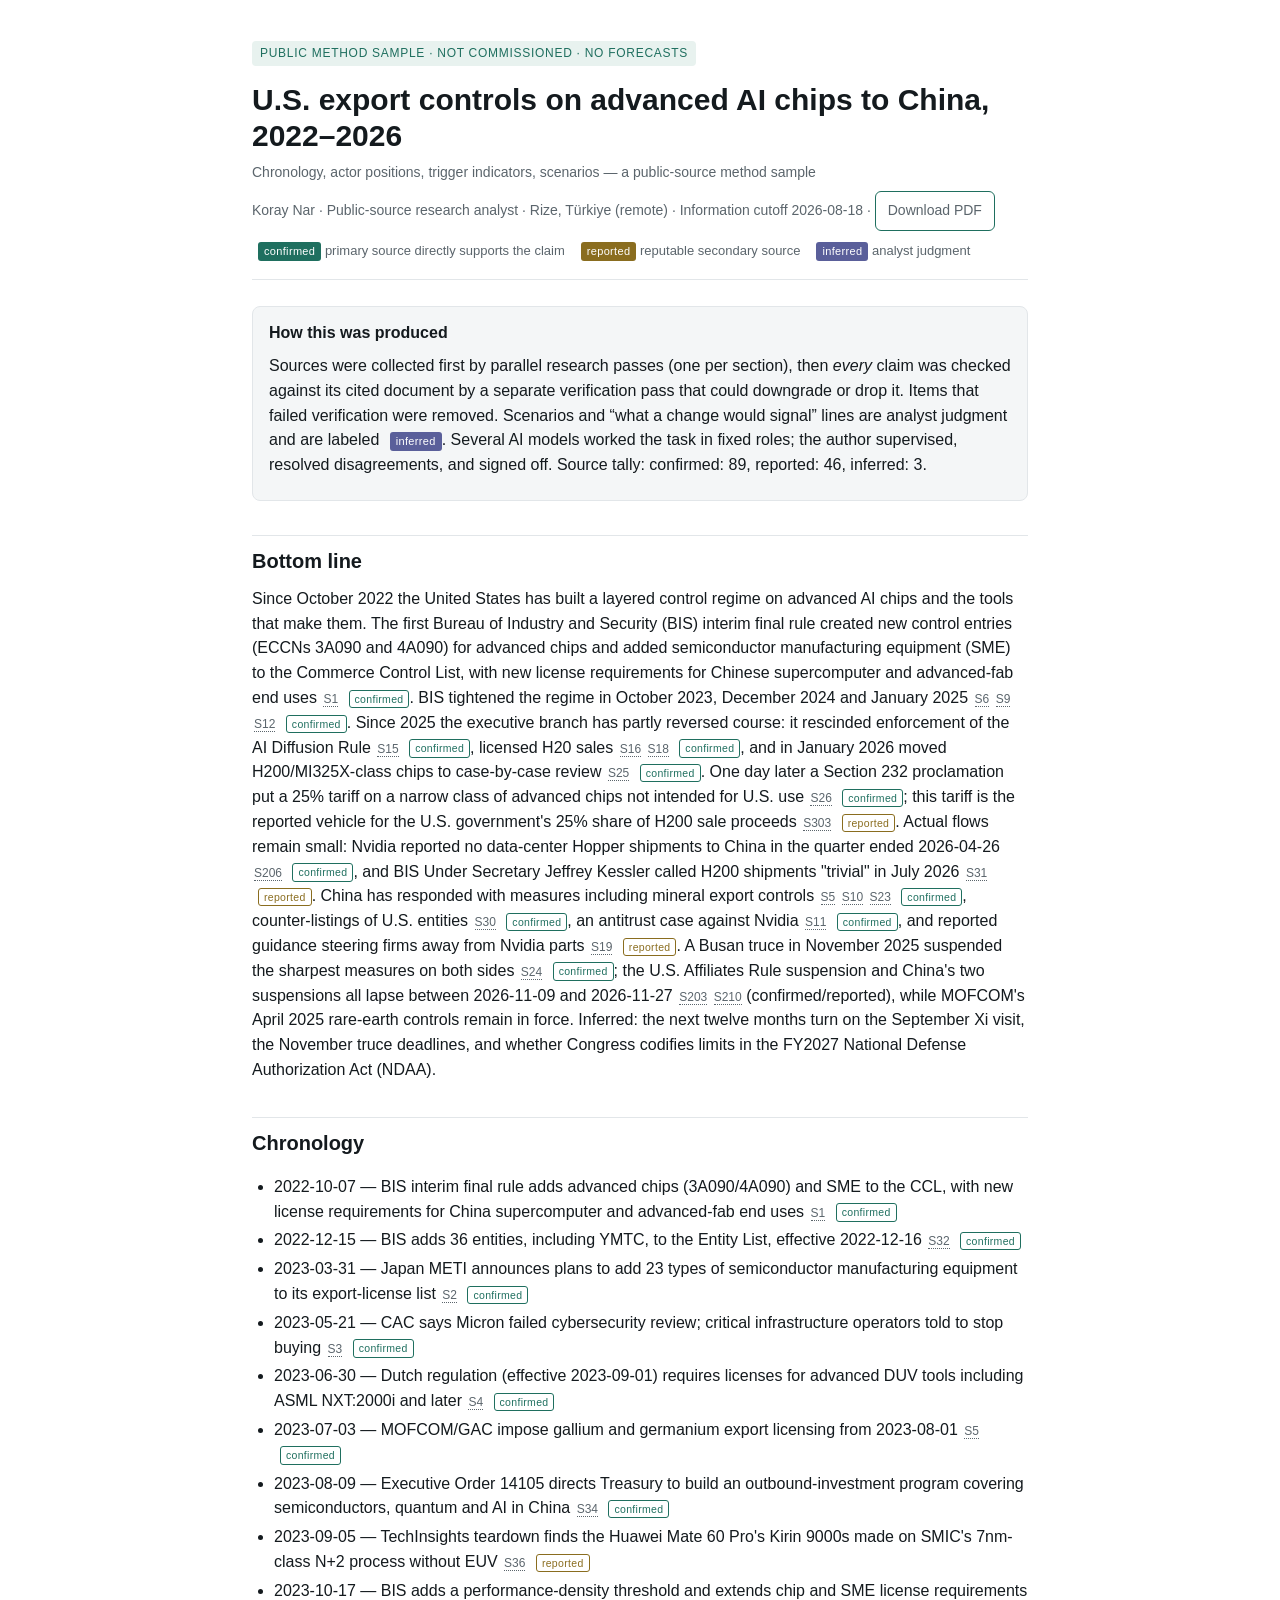
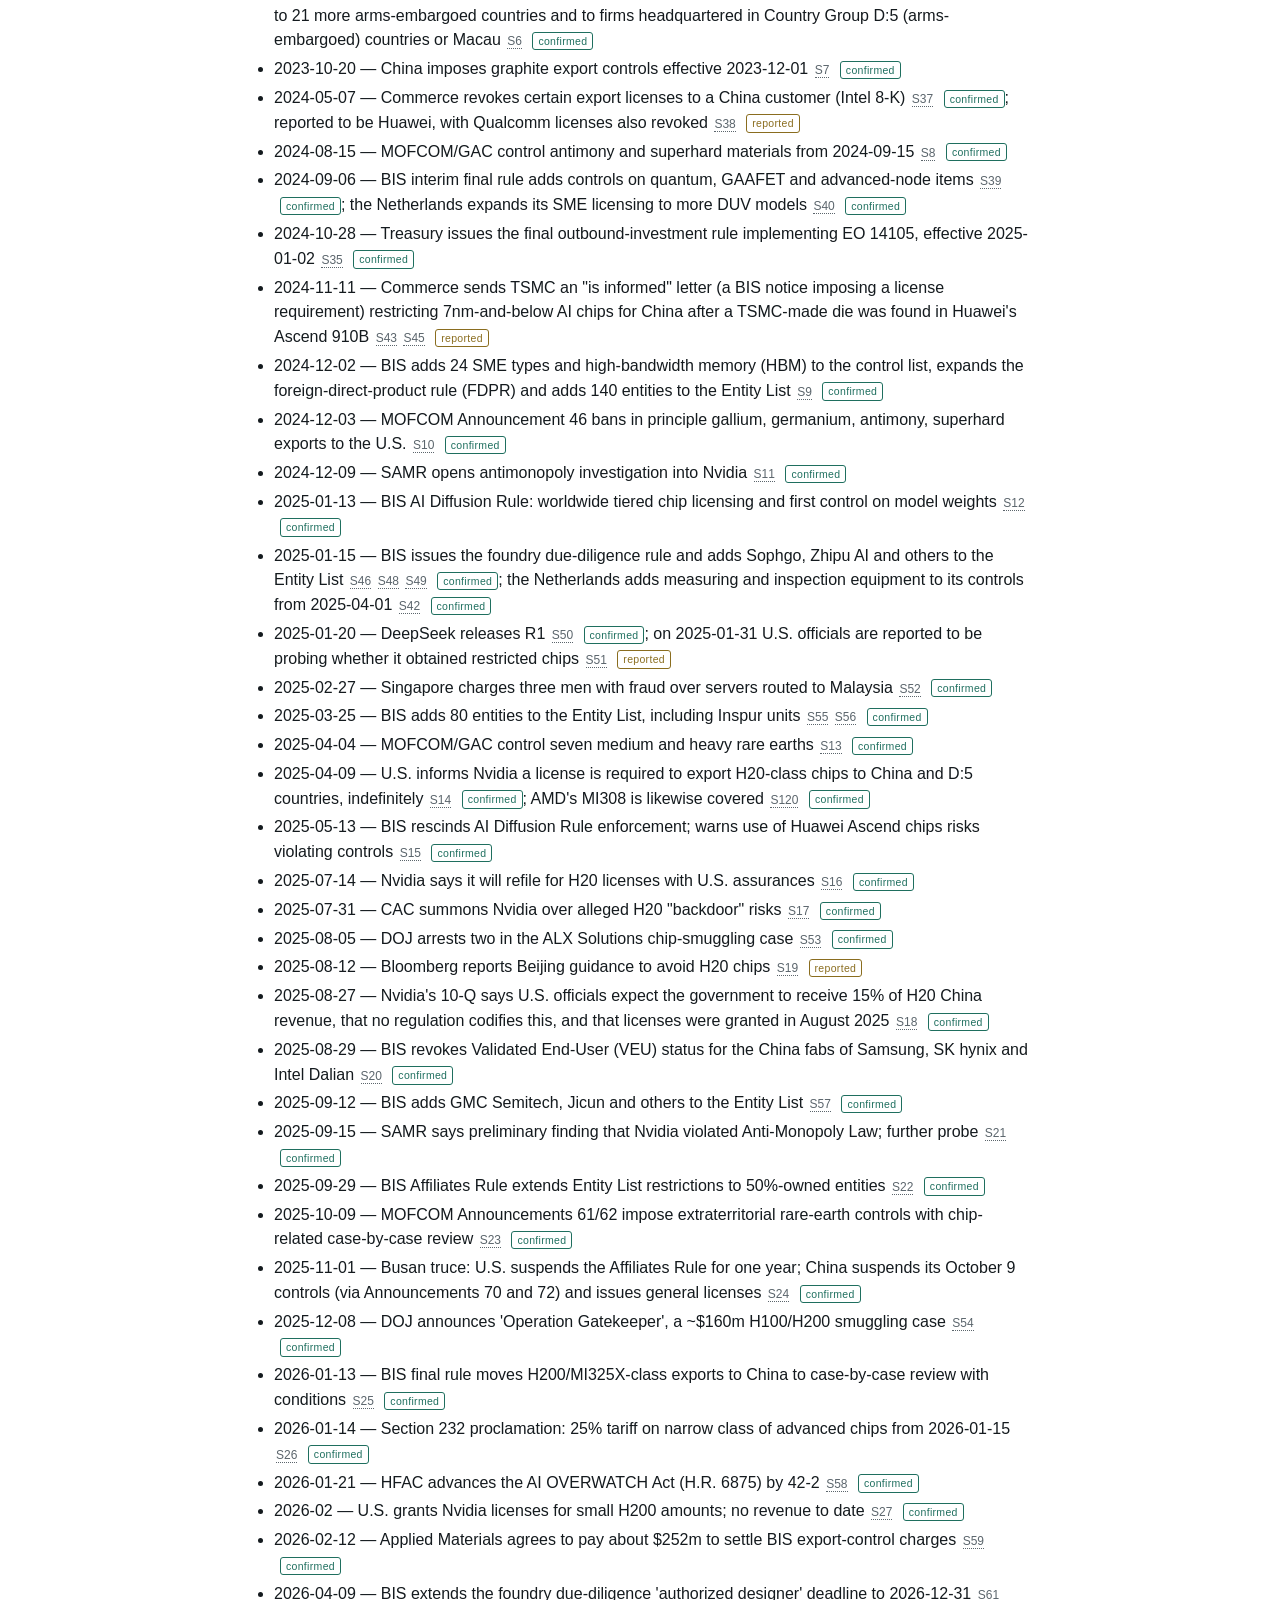
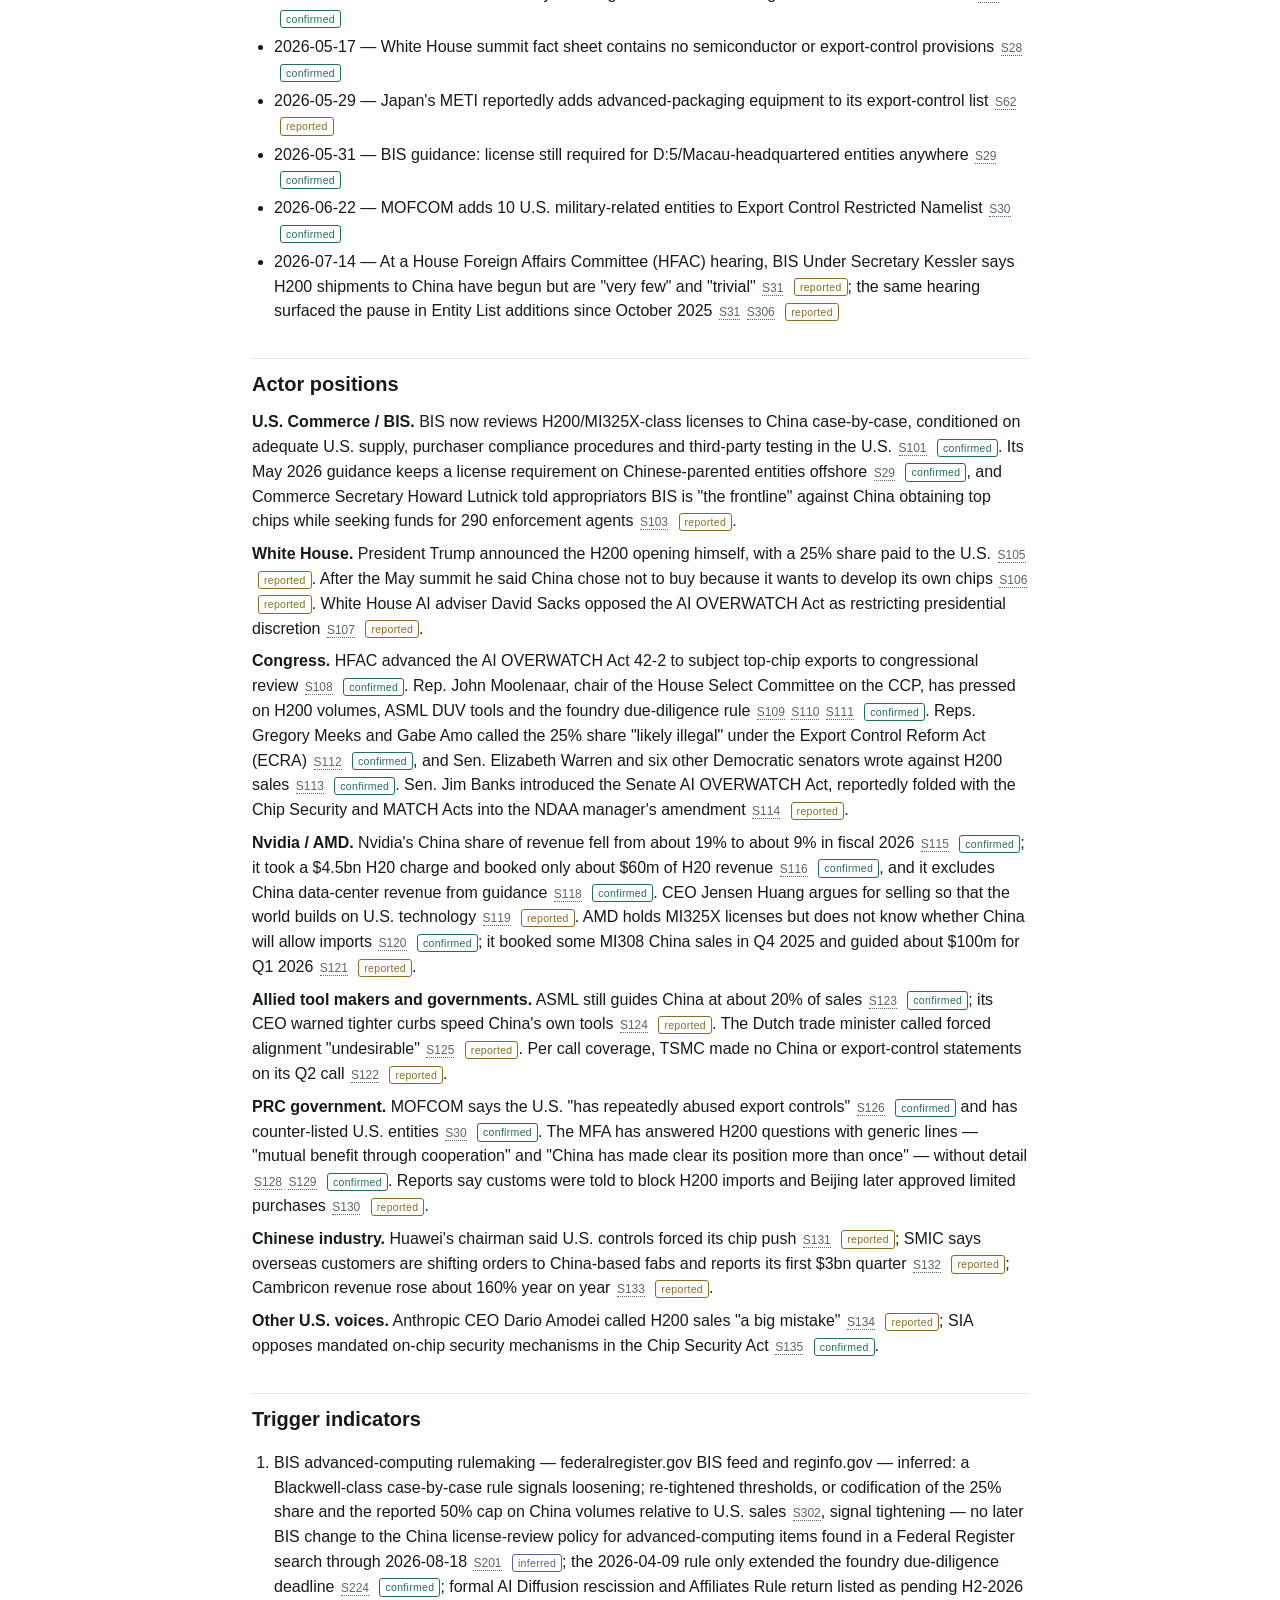
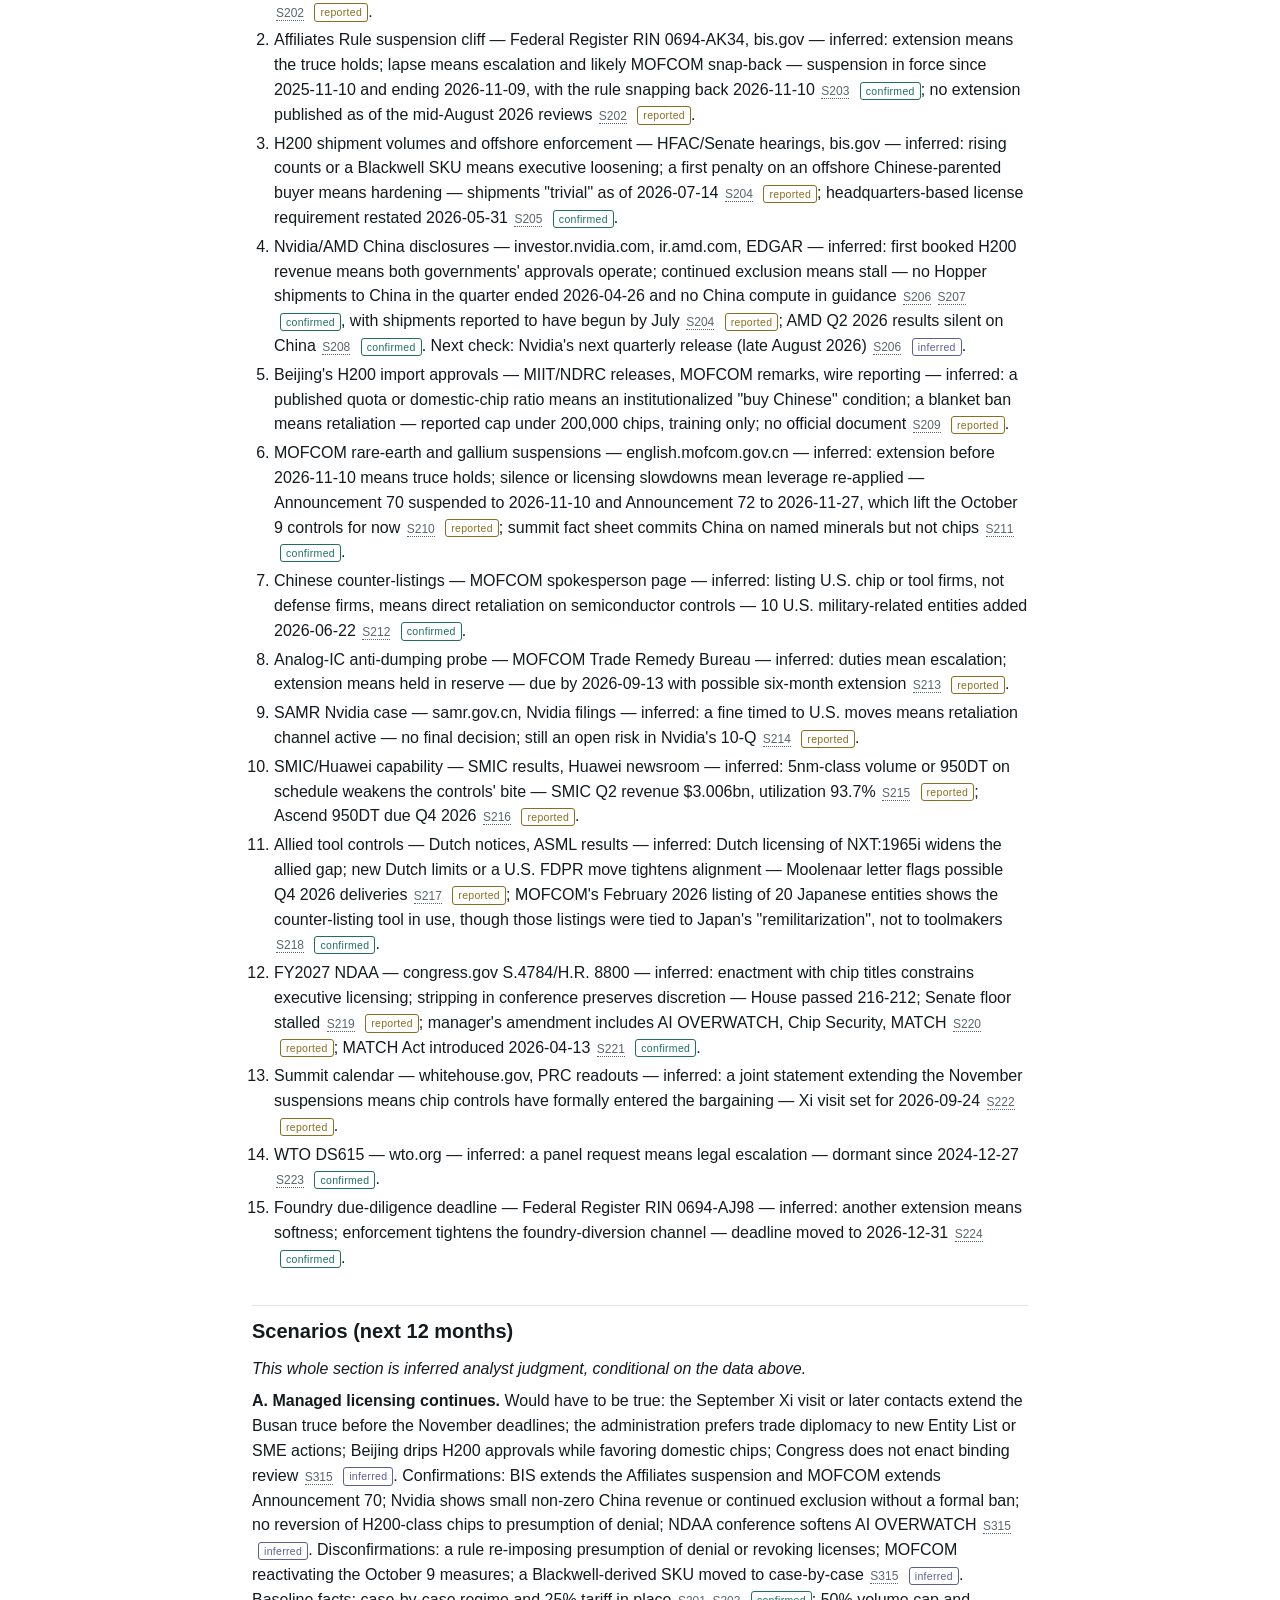
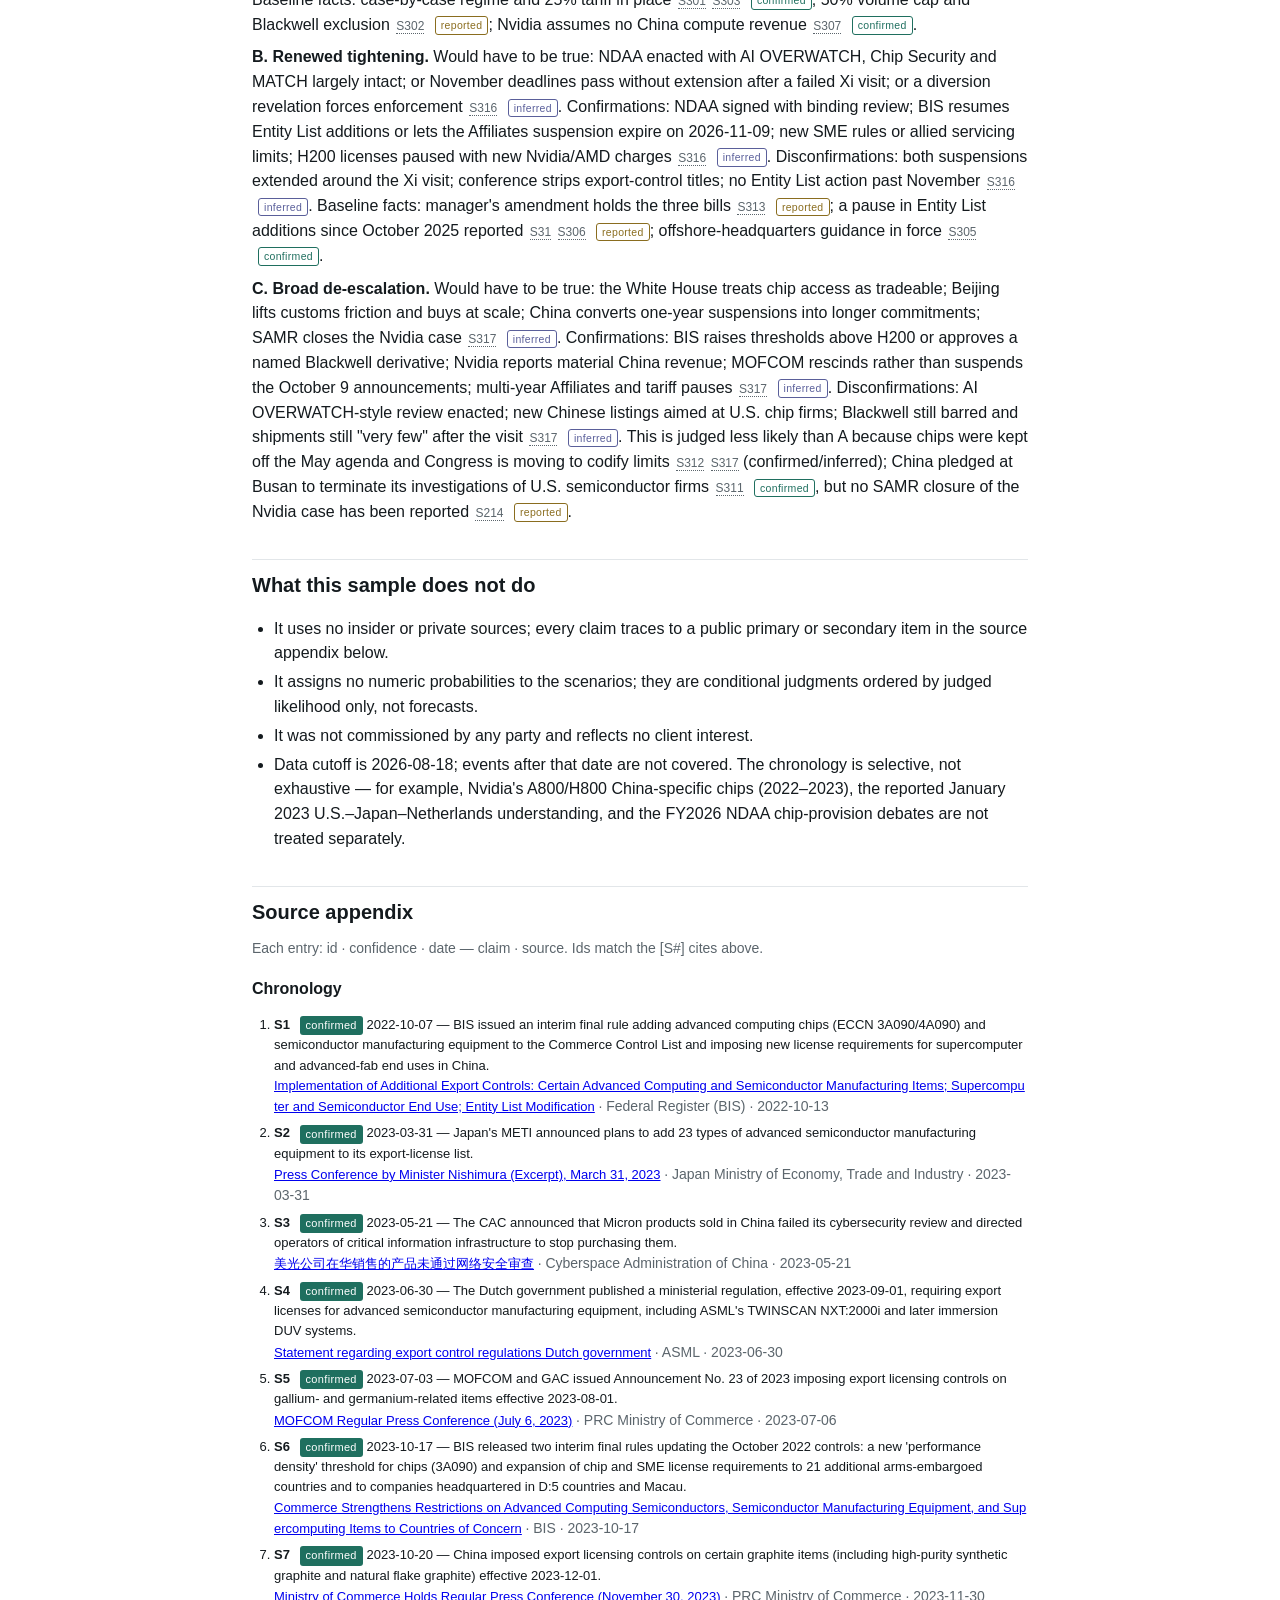
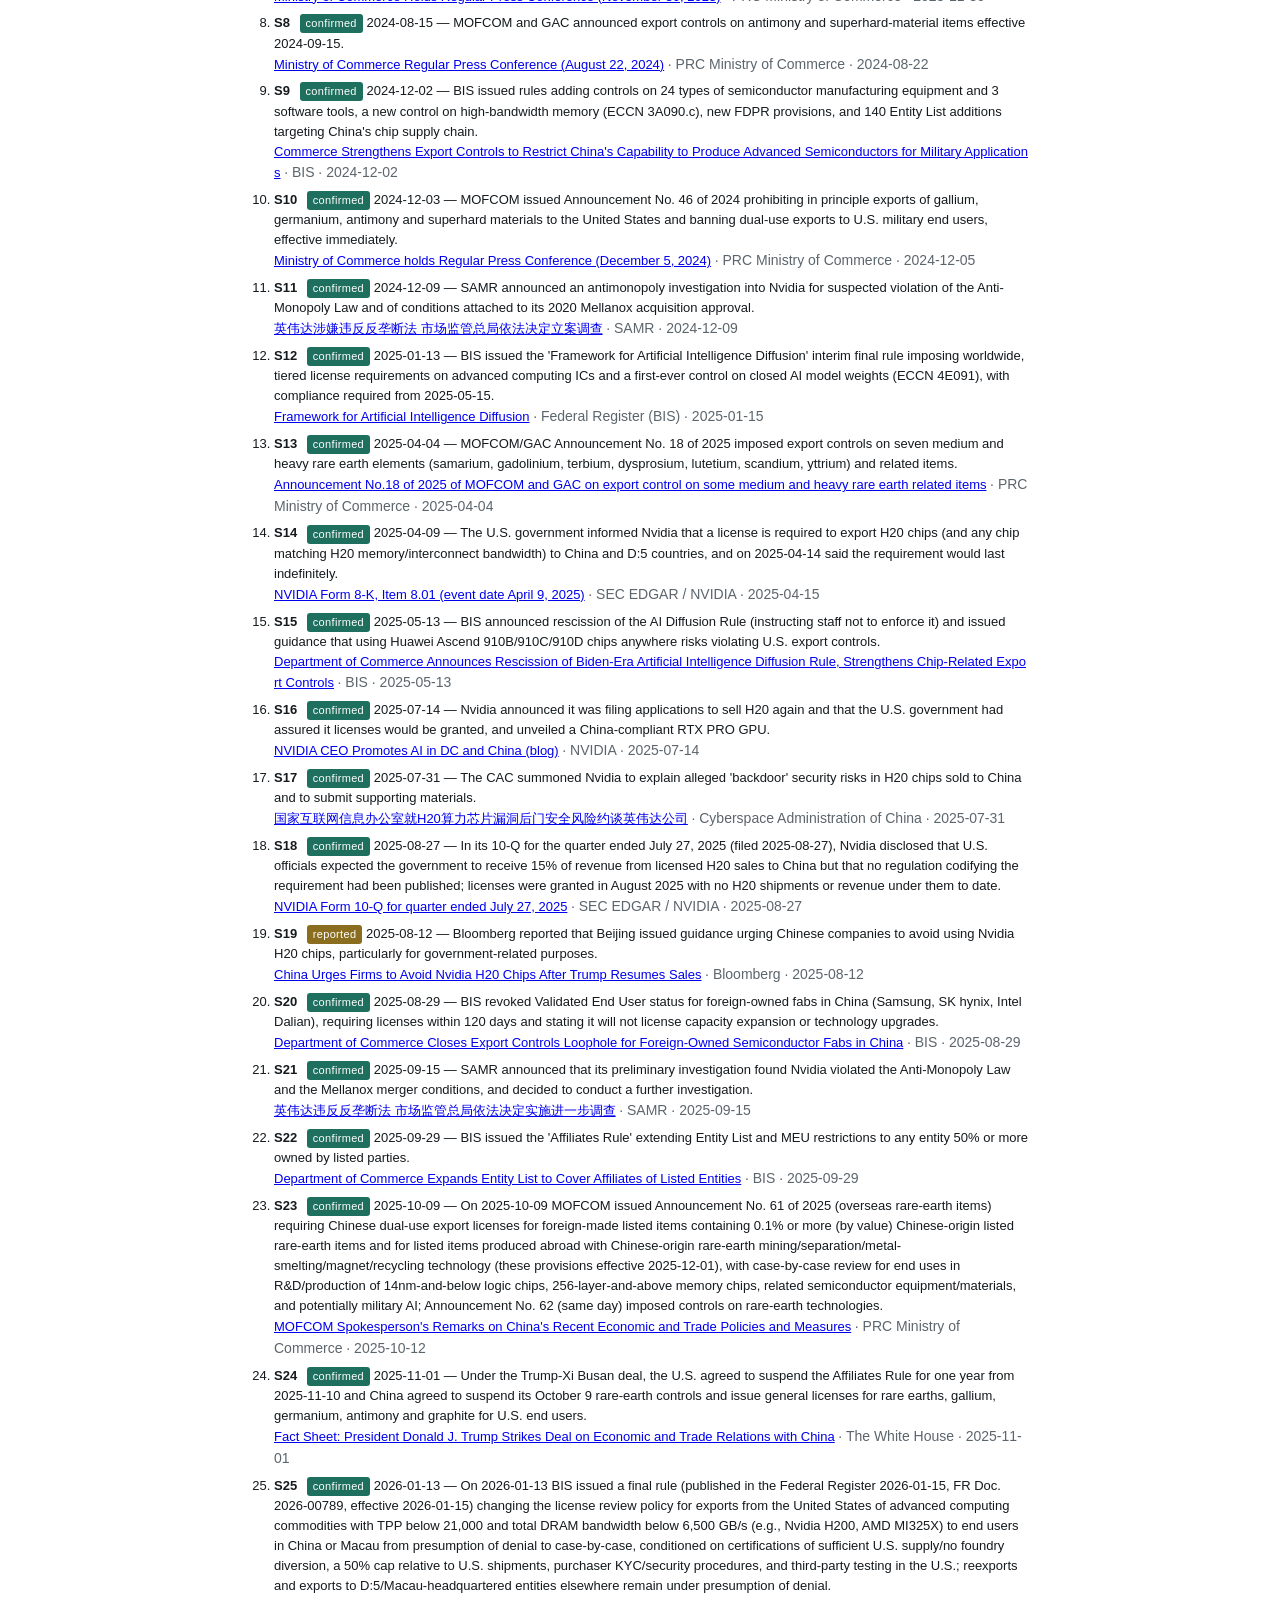
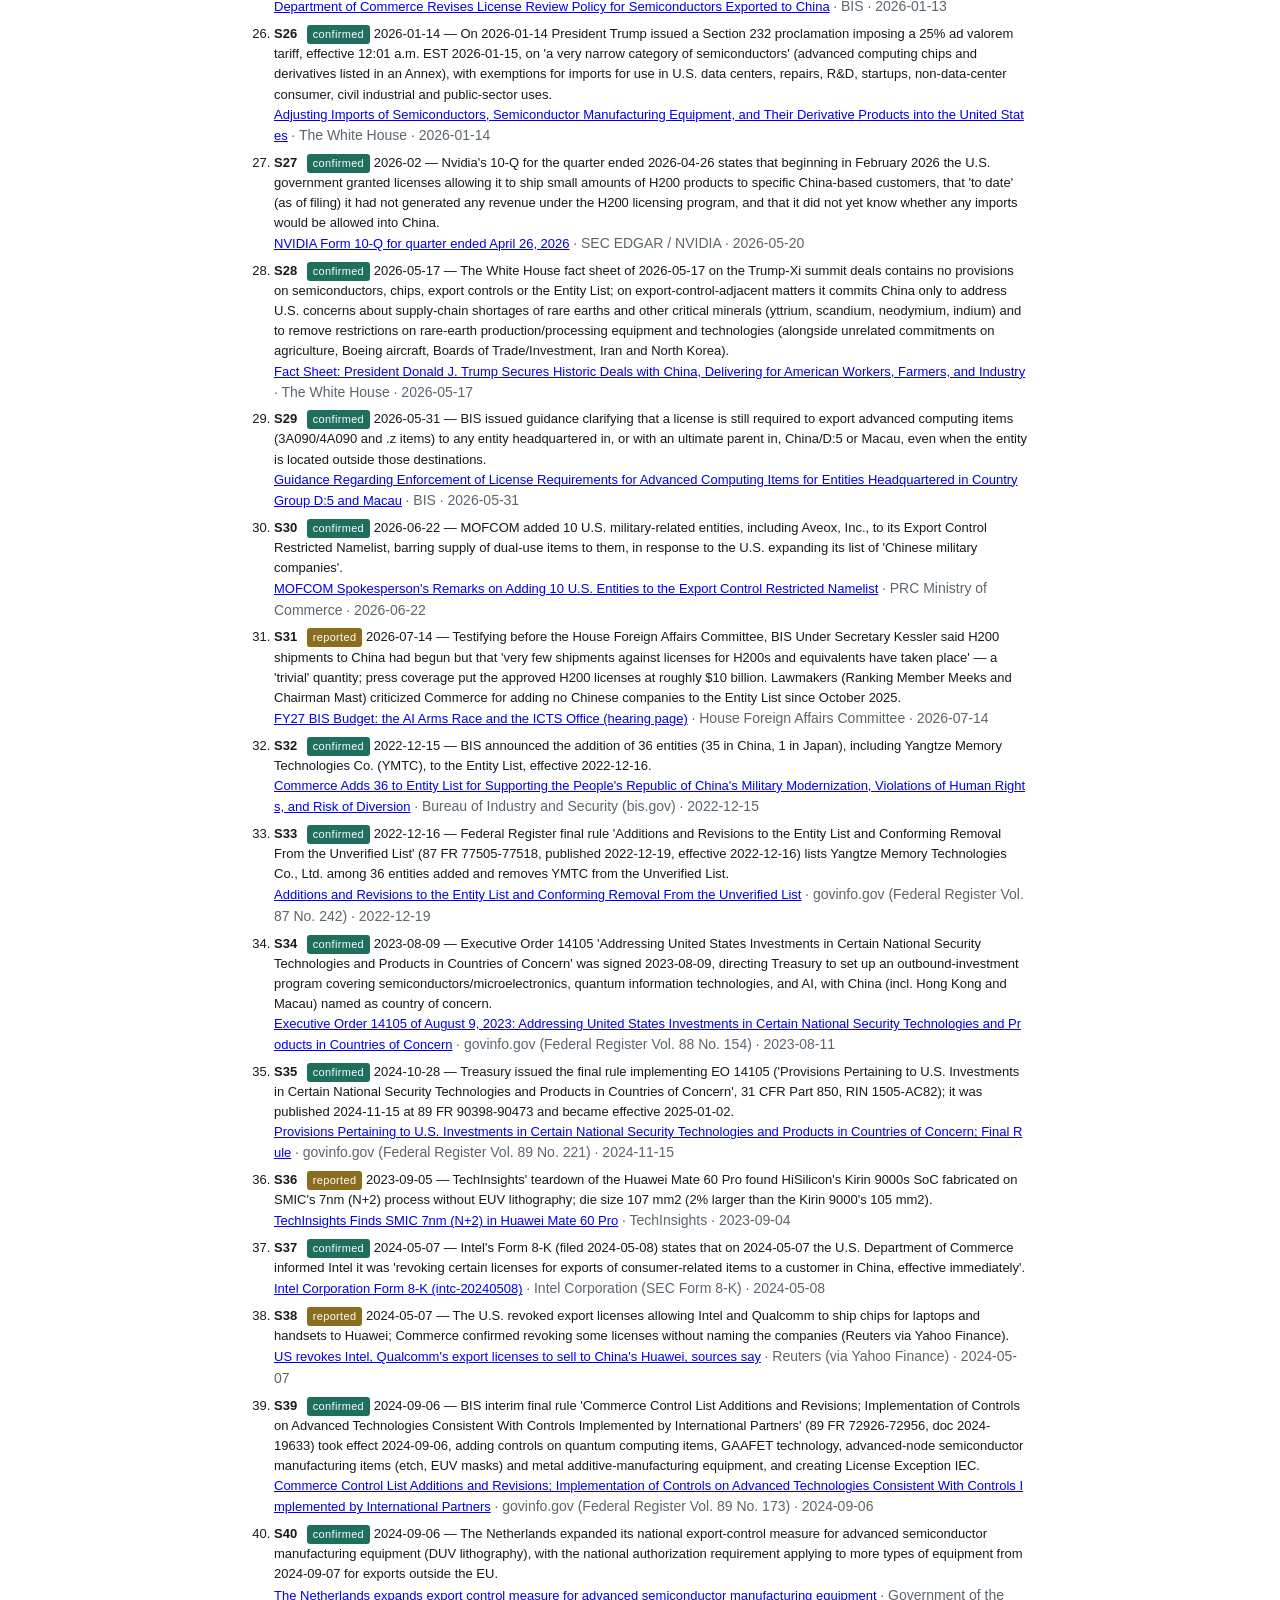
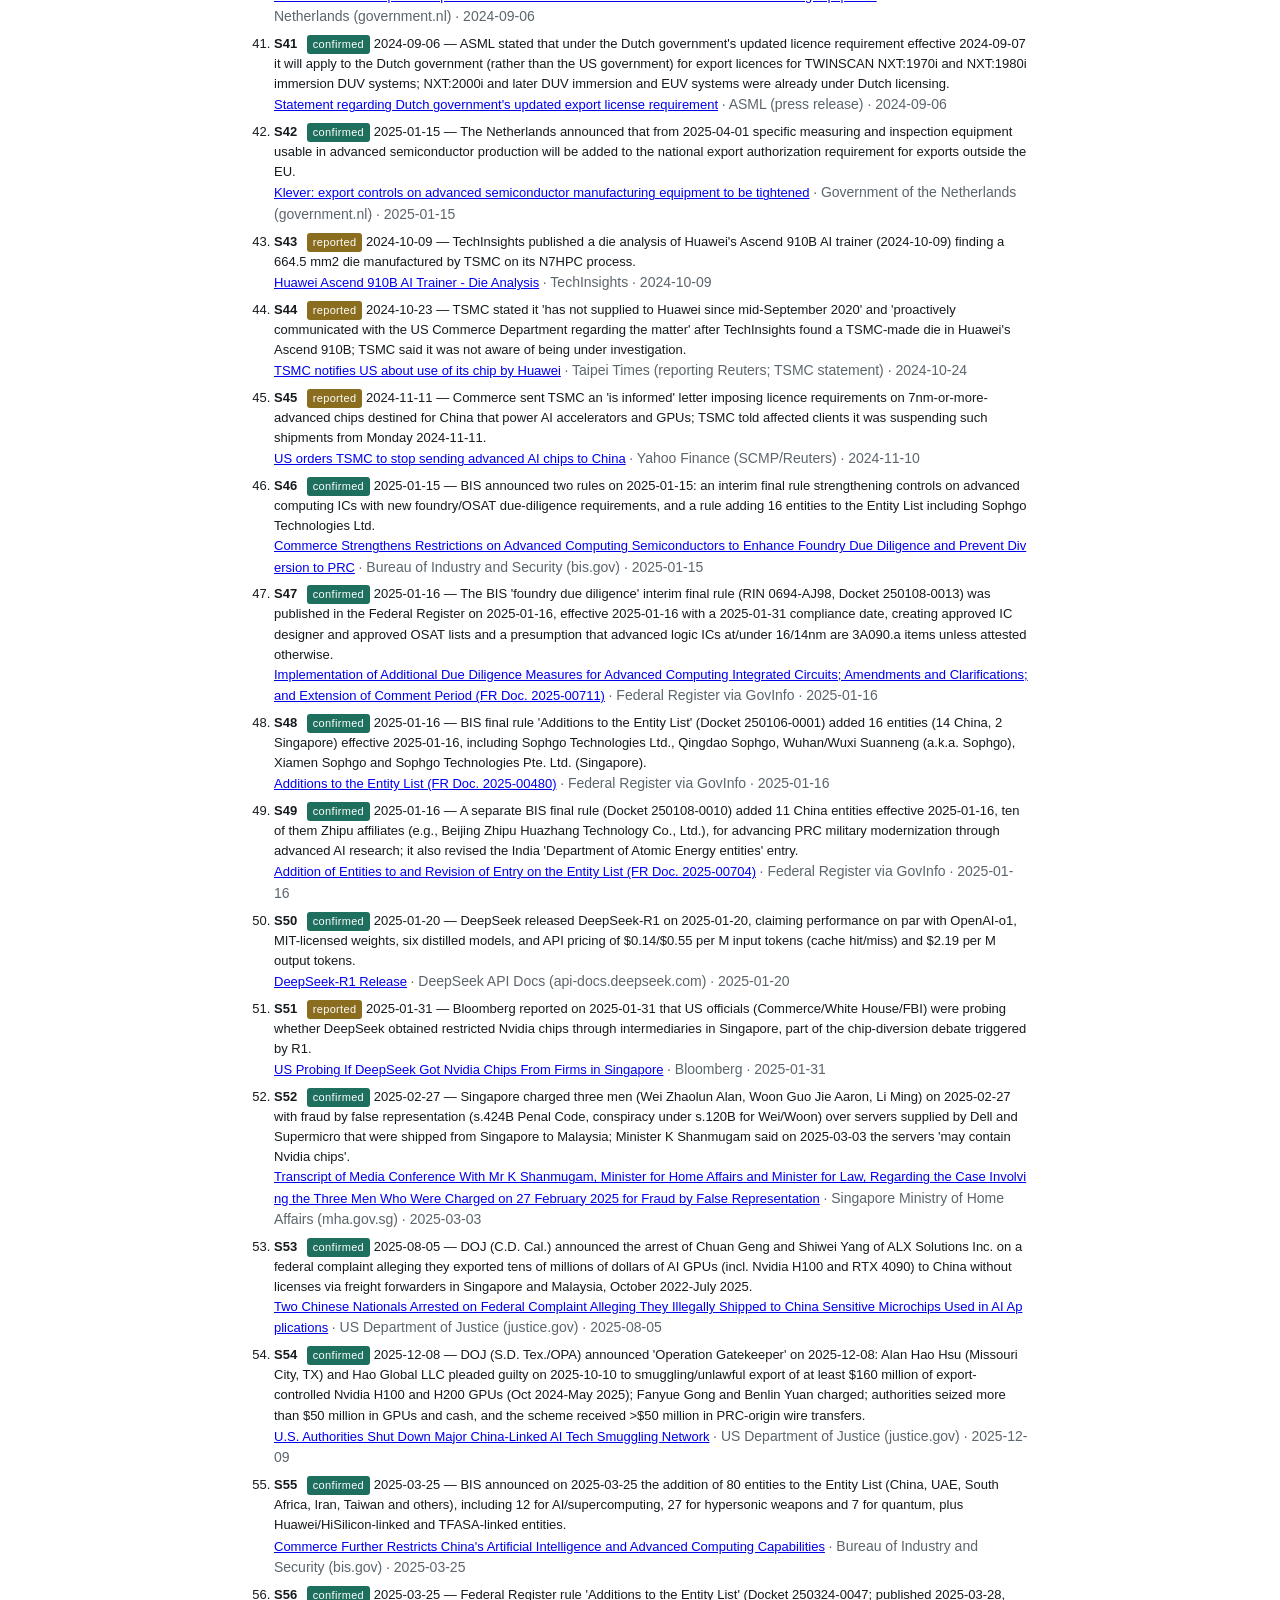
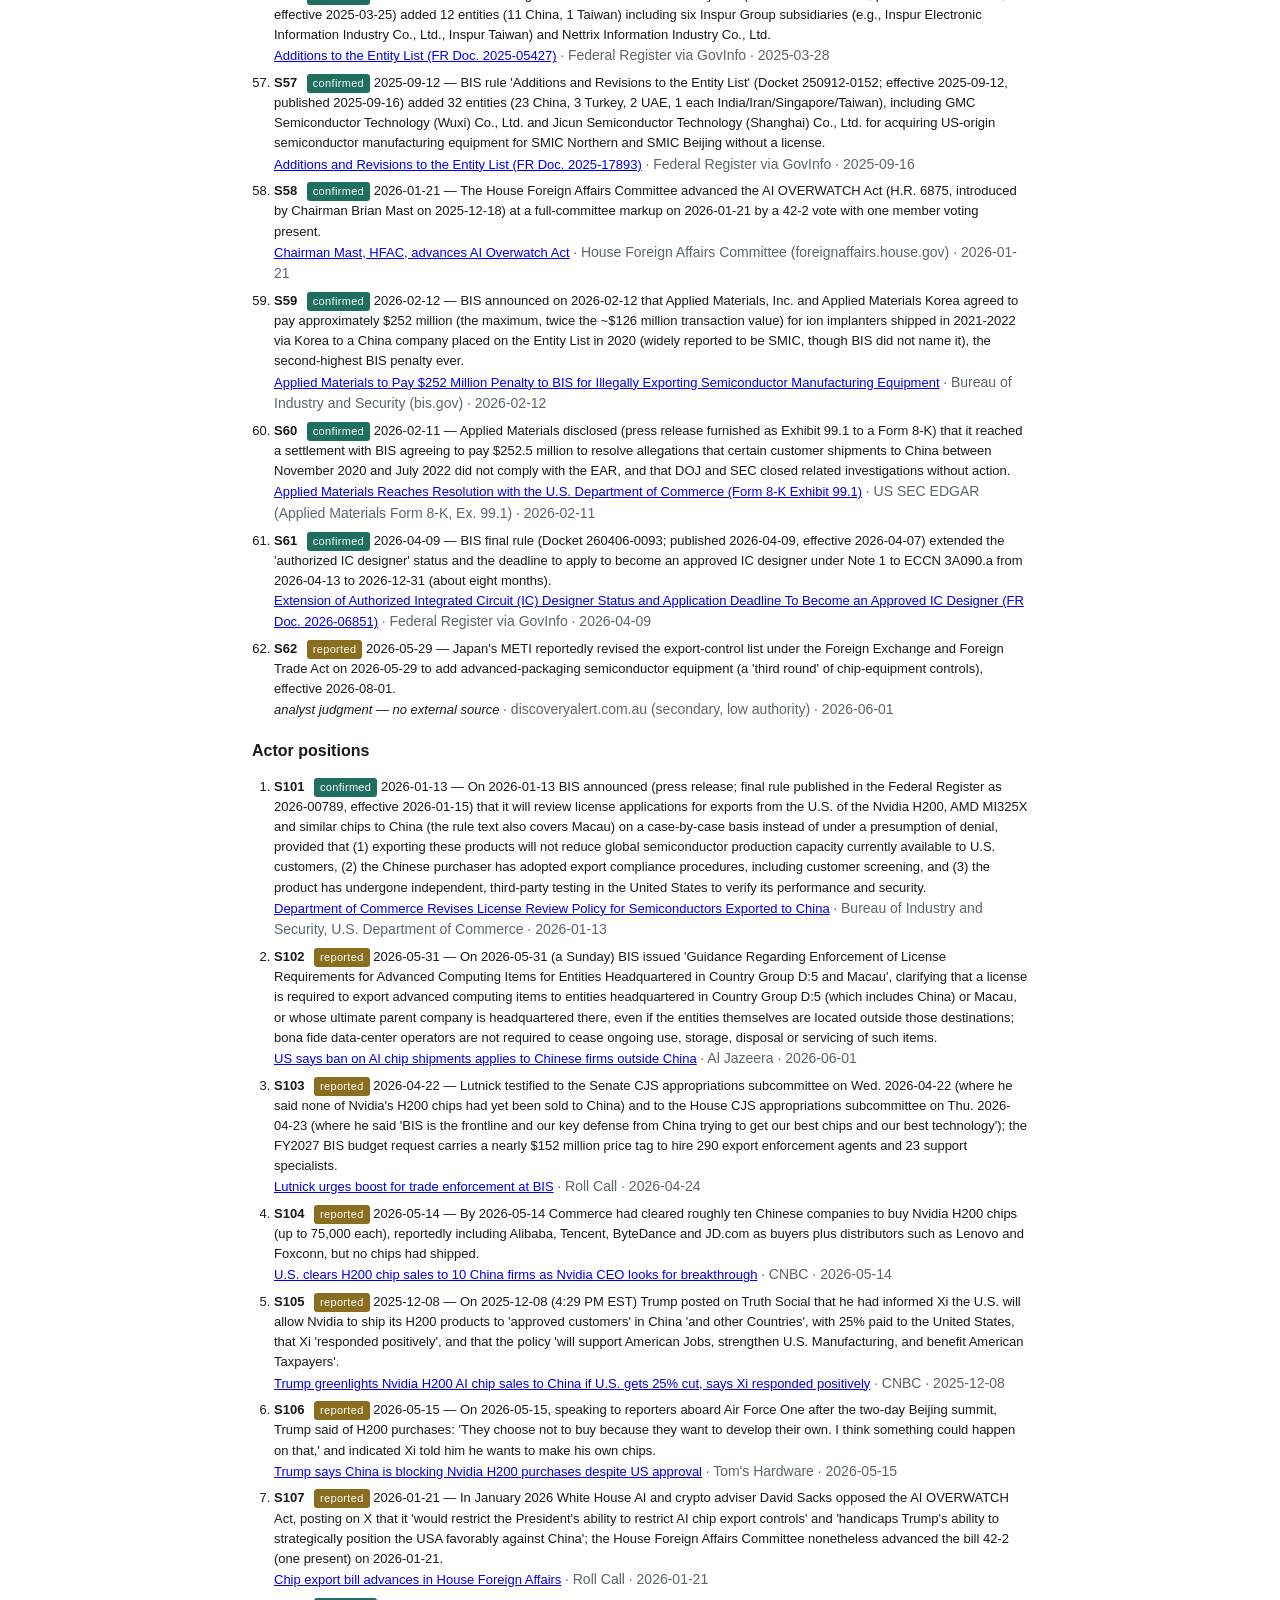
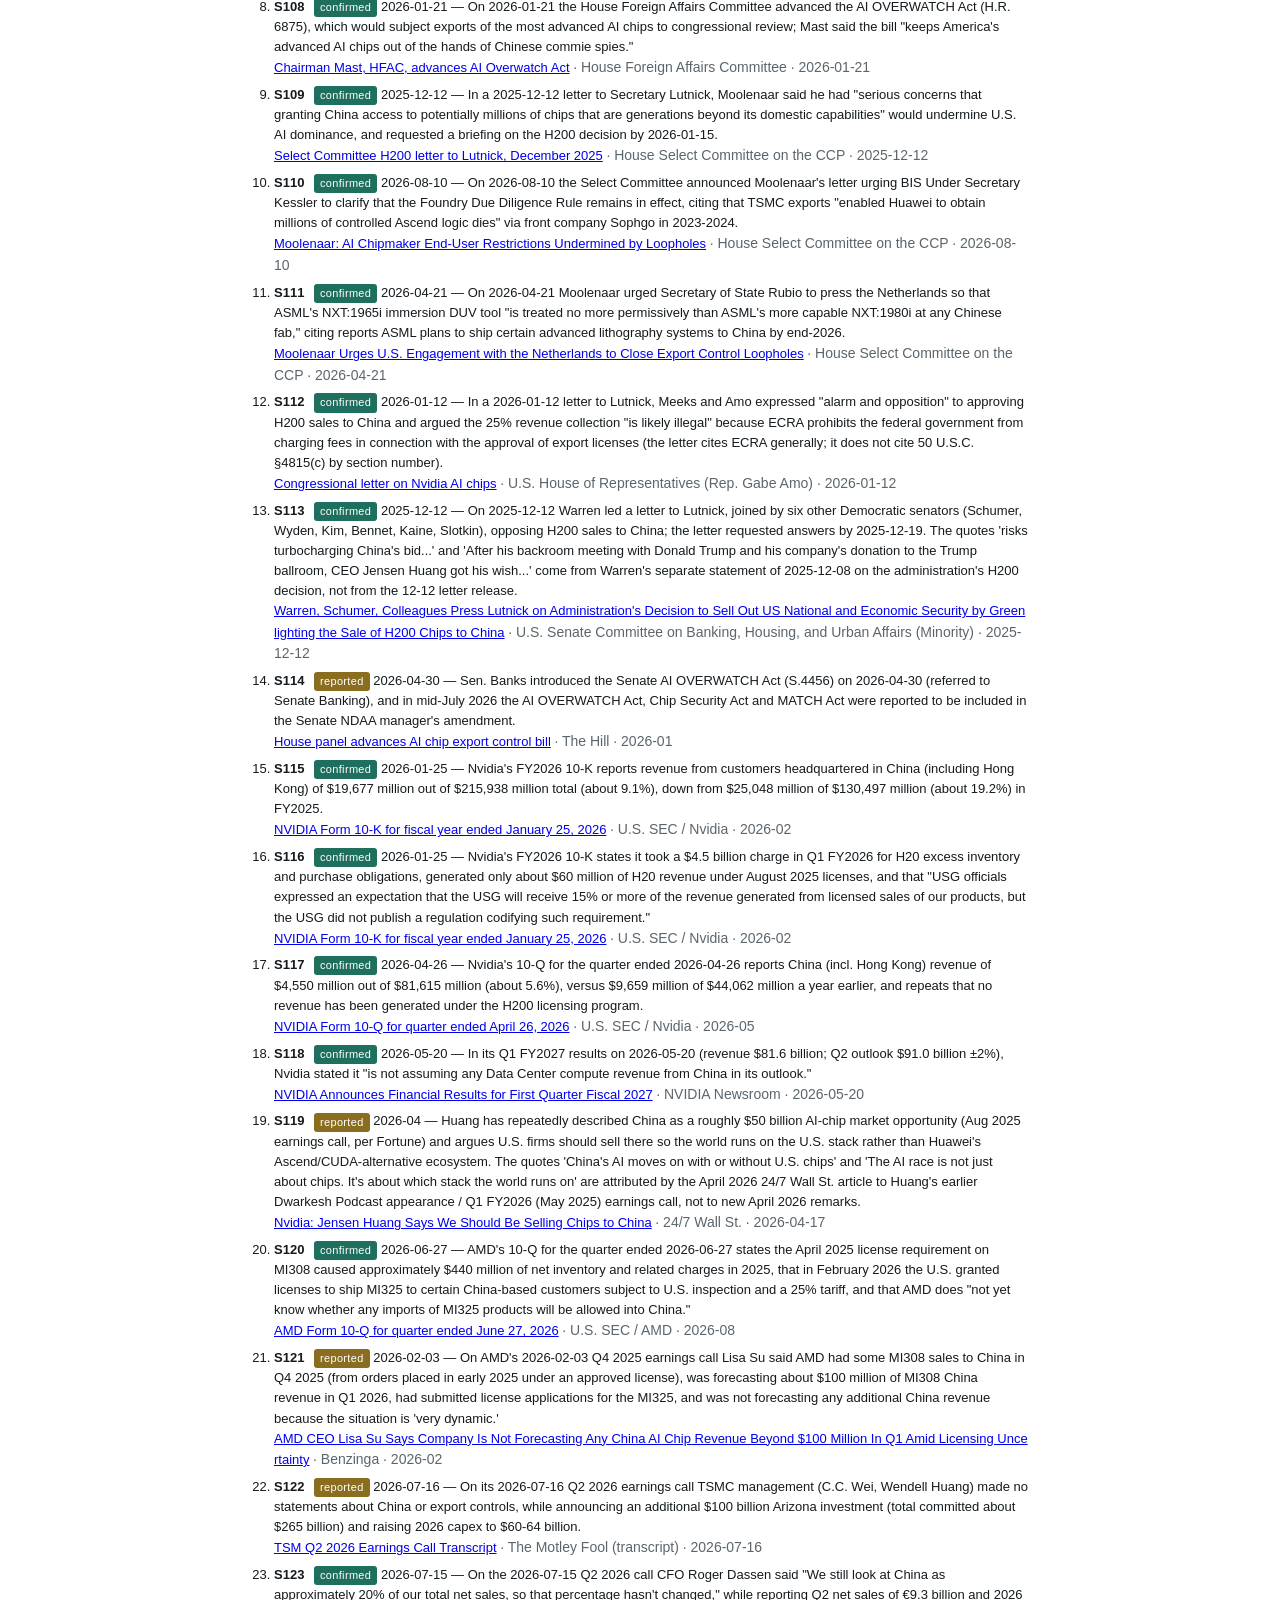
<file: us-china-ai-chip-export-controls/index.html>
<!doctype html>
<html lang="en">
<head>
<meta charset="utf-8">
<meta name="viewport" content="width=device-width,initial-scale=1">
<title>U.S. export controls on advanced AI chips to China, 2022–2026 — Koray Nar</title>
<meta name="description" content="Chronology, actor positions, trigger indicators, scenarios — a public-source method sample. Public-source research method sample by Koray Nar with confidence-labeled sources.">
<link rel="stylesheet" href="../style.css">
</head>
<body>
<div class="wrap">
  <header class="doc">
    <span class="kicker">Public method sample · not commissioned · no forecasts</span>
    <h1>U.S. export controls on advanced AI chips to China, 2022–2026</h1>
    <p class="meta">Chronology, actor positions, trigger indicators, scenarios — a public-source method sample</p>
    <p class="meta">Koray Nar · Public-source research analyst · Rize, Türkiye (remote) · Information cutoff 2026-08-18 · <a class="btn" href="brief.pdf">Download PDF</a></p>
    <div class="legend"><span><span class="tag confirmed">confirmed</span> primary source directly supports the claim</span><span><span class="tag reported">reported</span> reputable secondary source</span><span><span class="tag inferred">inferred</span> analyst judgment</span></div>
  </header>

  <div class="box">
    <h3>How this was produced</h3>
    <p>Sources were collected first by parallel research passes (one per section), then <em>every</em> claim was checked against its cited document by a separate verification pass that could downgrade or drop it. Items that failed verification were removed. Scenarios and “what a change would signal” lines are analyst judgment and are labeled <span class="tag inferred">inferred</span>. Several AI models worked the task in fixed roles; the author supervised, resolved disagreements, and signed off. Source tally: confirmed: 89, reported: 46, inferred: 3.</p>
  </div>

  <div class="brief">
  <h2>Bottom line</h2>
<p>Since October 2022 the United States has built a layered control regime on advanced AI chips and the tools that make them. The first Bureau of Industry and Security (BIS) interim final rule created new control entries (ECCNs 3A090 and 4A090) for advanced chips and added semiconductor manufacturing equipment (SME) to the Commerce Control List, with new license requirements for Chinese supercomputer and advanced-fab end uses <a class="cite" href="#S1" title="Implementation of Additional Export Controls: Certain Advanced Computing and Semiconductor Manufacturing Items; Supercomputer and Semiconductor End Use; Entity List Modification">S1</a> <span class="tag confirmed">confirmed</span>. BIS tightened the regime in October 2023, December 2024 and January 2025 <a class="cite" href="#S6" title="Commerce Strengthens Restrictions on Advanced Computing Semiconductors, Semiconductor Manufacturing Equipment, and Supercomputing Items to Countries of Concern">S6</a> <a class="cite" href="#S9" title="Commerce Strengthens Export Controls to Restrict China&#x27;s Capability to Produce Advanced Semiconductors for Military Applications">S9</a> <a class="cite" href="#S12" title="Framework for Artificial Intelligence Diffusion">S12</a> <span class="tag confirmed">confirmed</span>. Since 2025 the executive branch has partly reversed course: it rescinded enforcement of the AI Diffusion Rule <a class="cite" href="#S15" title="Department of Commerce Announces Rescission of Biden-Era Artificial Intelligence Diffusion Rule, Strengthens Chip-Related Export Controls">S15</a> <span class="tag confirmed">confirmed</span>, licensed H20 sales <a class="cite" href="#S16" title="NVIDIA CEO Promotes AI in DC and China (blog)">S16</a> <a class="cite" href="#S18" title="NVIDIA Form 10-Q for quarter ended July 27, 2025">S18</a> <span class="tag confirmed">confirmed</span>, and in January 2026 moved H200/MI325X-class chips to case-by-case review <a class="cite" href="#S25" title="Department of Commerce Revises License Review Policy for Semiconductors Exported to China">S25</a> <span class="tag confirmed">confirmed</span>. One day later a Section 232 proclamation put a 25% tariff on a narrow class of advanced chips not intended for U.S. use <a class="cite" href="#S26" title="Adjusting Imports of Semiconductors, Semiconductor Manufacturing Equipment, and Their Derivative Products into the United States">S26</a> <span class="tag confirmed">confirmed</span>; this tariff is the reported vehicle for the U.S. government's 25% share of H200 sale proceeds <a class="cite" href="#S303" title="Adjusting Imports of Semiconductors, Semiconductor Manufacturing Equipment, and Their Derivative Products into the United States">S303</a> <span class="tag reported">reported</span>. Actual flows remain small: Nvidia reported no data-center Hopper shipments to China in the quarter ended 2026-04-26 <a class="cite" href="#S206" title="CFO Commentary on First Quarter Fiscal 2027 Results">S206</a> <span class="tag confirmed">confirmed</span>, and BIS Under Secretary Jeffrey Kessler called H200 shipments "trivial" in July 2026 <a class="cite" href="#S31" title="FY27 BIS Budget: the AI Arms Race and the ICTS Office (hearing page)">S31</a> <span class="tag reported">reported</span>. China has responded with measures including mineral export controls <a class="cite" href="#S5" title="MOFCOM Regular Press Conference (July 6, 2023)">S5</a> <a class="cite" href="#S10" title="Ministry of Commerce holds Regular Press Conference (December 5, 2024)">S10</a> <a class="cite" href="#S23" title="MOFCOM Spokesperson&#x27;s Remarks on China&#x27;s Recent Economic and Trade Policies and Measures">S23</a> <span class="tag confirmed">confirmed</span>, counter-listings of U.S. entities <a class="cite" href="#S30" title="MOFCOM Spokesperson&#x27;s Remarks on Adding 10 U.S. Entities to the Export Control Restricted Namelist">S30</a> <span class="tag confirmed">confirmed</span>, an antitrust case against Nvidia <a class="cite" href="#S11" title="英伟达涉嫌违反反垄断法 市场监管总局依法决定立案调查">S11</a> <span class="tag confirmed">confirmed</span>, and reported guidance steering firms away from Nvidia parts <a class="cite" href="#S19" title="China Urges Firms to Avoid Nvidia H20 Chips After Trump Resumes Sales">S19</a> <span class="tag reported">reported</span>. A Busan truce in November 2025 suspended the sharpest measures on both sides <a class="cite" href="#S24" title="Fact Sheet: President Donald J. Trump Strikes Deal on Economic and Trade Relations with China">S24</a> <span class="tag confirmed">confirmed</span>; the U.S. Affiliates Rule suspension and China's two suspensions all lapse between 2026-11-09 and 2026-11-27 <a class="cite" href="#S203" title="One Year Suspension of Expansion of End-User Controls for Affiliates of Certain Listed Entities">S203</a> <a class="cite" href="#S210" title="China Suspends Export Controls on Certain Critical Minerals and Related Items">S210</a> (confirmed/reported), while MOFCOM's April 2025 rare-earth controls remain in force. Inferred: the next twelve months turn on the September Xi visit, the November truce deadlines, and whether Congress codifies limits in the FY2027 National Defense Authorization Act (NDAA).</p>
<h2>Chronology</h2>
<ul>
<li>2022-10-07 — BIS interim final rule adds advanced chips (3A090/4A090) and SME to the CCL, with new license requirements for China supercomputer and advanced-fab end uses <a class="cite" href="#S1" title="Implementation of Additional Export Controls: Certain Advanced Computing and Semiconductor Manufacturing Items; Supercomputer and Semiconductor End Use; Entity List Modification">S1</a> <span class="tag confirmed">confirmed</span></li>
<li>2022-12-15 — BIS adds 36 entities, including YMTC, to the Entity List, effective 2022-12-16 <a class="cite" href="#S32" title="Commerce Adds 36 to Entity List for Supporting the People&#x27;s Republic of China&#x27;s Military Modernization, Violations of Human Rights, and Risk of Diversion">S32</a> <span class="tag confirmed">confirmed</span></li>
<li>2023-03-31 — Japan METI announces plans to add 23 types of semiconductor manufacturing equipment to its export-license list <a class="cite" href="#S2" title="Press Conference by Minister Nishimura (Excerpt), March 31, 2023">S2</a> <span class="tag confirmed">confirmed</span></li>
<li>2023-05-21 — CAC says Micron failed cybersecurity review; critical infrastructure operators told to stop buying <a class="cite" href="#S3" title="美光公司在华销售的产品未通过网络安全审查">S3</a> <span class="tag confirmed">confirmed</span></li>
<li>2023-06-30 — Dutch regulation (effective 2023-09-01) requires licenses for advanced DUV tools including ASML NXT:2000i and later <a class="cite" href="#S4" title="Statement regarding export control regulations Dutch government">S4</a> <span class="tag confirmed">confirmed</span></li>
<li>2023-07-03 — MOFCOM/GAC impose gallium and germanium export licensing from 2023-08-01 <a class="cite" href="#S5" title="MOFCOM Regular Press Conference (July 6, 2023)">S5</a> <span class="tag confirmed">confirmed</span></li>
<li>2023-08-09 — Executive Order 14105 directs Treasury to build an outbound-investment program covering semiconductors, quantum and AI in China <a class="cite" href="#S34" title="Executive Order 14105 of August 9, 2023: Addressing United States Investments in Certain National Security Technologies and Products in Countries of Concern">S34</a> <span class="tag confirmed">confirmed</span></li>
<li>2023-09-05 — TechInsights teardown finds the Huawei Mate 60 Pro's Kirin 9000s made on SMIC's 7nm-class N+2 process without EUV <a class="cite" href="#S36" title="TechInsights Finds SMIC 7nm (N+2) in Huawei Mate 60 Pro">S36</a> <span class="tag reported">reported</span></li>
<li>2023-10-17 — BIS adds a performance-density threshold and extends chip and SME license requirements to 21 more arms-embargoed countries and to firms headquartered in Country Group D:5 (arms-embargoed) countries or Macau <a class="cite" href="#S6" title="Commerce Strengthens Restrictions on Advanced Computing Semiconductors, Semiconductor Manufacturing Equipment, and Supercomputing Items to Countries of Concern">S6</a> <span class="tag confirmed">confirmed</span></li>
<li>2023-10-20 — China imposes graphite export controls effective 2023-12-01 <a class="cite" href="#S7" title="Ministry of Commerce Holds Regular Press Conference (November 30, 2023)">S7</a> <span class="tag confirmed">confirmed</span></li>
<li>2024-05-07 — Commerce revokes certain export licenses to a China customer (Intel 8-K) <a class="cite" href="#S37" title="Intel Corporation Form 8-K (intc-20240508)">S37</a> <span class="tag confirmed">confirmed</span>; reported to be Huawei, with Qualcomm licenses also revoked <a class="cite" href="#S38" title="US revokes Intel, Qualcomm&#x27;s export licenses to sell to China&#x27;s Huawei, sources say">S38</a> <span class="tag reported">reported</span></li>
<li>2024-08-15 — MOFCOM/GAC control antimony and superhard materials from 2024-09-15 <a class="cite" href="#S8" title="Ministry of Commerce Regular Press Conference (August 22, 2024)">S8</a> <span class="tag confirmed">confirmed</span></li>
<li>2024-09-06 — BIS interim final rule adds controls on quantum, GAAFET and advanced-node items <a class="cite" href="#S39" title="Commerce Control List Additions and Revisions; Implementation of Controls on Advanced Technologies Consistent With Controls Implemented by International Partners">S39</a> <span class="tag confirmed">confirmed</span>; the Netherlands expands its SME licensing to more DUV models <a class="cite" href="#S40" title="The Netherlands expands export control measure for advanced semiconductor manufacturing equipment">S40</a> <span class="tag confirmed">confirmed</span></li>
<li>2024-10-28 — Treasury issues the final outbound-investment rule implementing EO 14105, effective 2025-01-02 <a class="cite" href="#S35" title="Provisions Pertaining to U.S. Investments in Certain National Security Technologies and Products in Countries of Concern; Final Rule">S35</a> <span class="tag confirmed">confirmed</span></li>
<li>2024-11-11 — Commerce sends TSMC an "is informed" letter (a BIS notice imposing a license requirement) restricting 7nm-and-below AI chips for China after a TSMC-made die was found in Huawei's Ascend 910B <a class="cite" href="#S43" title="Huawei Ascend 910B AI Trainer - Die Analysis">S43</a> <a class="cite" href="#S45" title="US orders TSMC to stop sending advanced AI chips to China">S45</a> <span class="tag reported">reported</span></li>
<li>2024-12-02 — BIS adds 24 SME types and high-bandwidth memory (HBM) to the control list, expands the foreign-direct-product rule (FDPR) and adds 140 entities to the Entity List <a class="cite" href="#S9" title="Commerce Strengthens Export Controls to Restrict China&#x27;s Capability to Produce Advanced Semiconductors for Military Applications">S9</a> <span class="tag confirmed">confirmed</span></li>
<li>2024-12-03 — MOFCOM Announcement 46 bans in principle gallium, germanium, antimony, superhard exports to the U.S. <a class="cite" href="#S10" title="Ministry of Commerce holds Regular Press Conference (December 5, 2024)">S10</a> <span class="tag confirmed">confirmed</span></li>
<li>2024-12-09 — SAMR opens antimonopoly investigation into Nvidia <a class="cite" href="#S11" title="英伟达涉嫌违反反垄断法 市场监管总局依法决定立案调查">S11</a> <span class="tag confirmed">confirmed</span></li>
<li>2025-01-13 — BIS AI Diffusion Rule: worldwide tiered chip licensing and first control on model weights <a class="cite" href="#S12" title="Framework for Artificial Intelligence Diffusion">S12</a> <span class="tag confirmed">confirmed</span></li>
<li>2025-01-15 — BIS issues the foundry due-diligence rule and adds Sophgo, Zhipu AI and others to the Entity List <a class="cite" href="#S46" title="Commerce Strengthens Restrictions on Advanced Computing Semiconductors to Enhance Foundry Due Diligence and Prevent Diversion to PRC">S46</a> <a class="cite" href="#S48" title="Additions to the Entity List (FR Doc. 2025-00480)">S48</a> <a class="cite" href="#S49" title="Addition of Entities to and Revision of Entry on the Entity List (FR Doc. 2025-00704)">S49</a> <span class="tag confirmed">confirmed</span>; the Netherlands adds measuring and inspection equipment to its controls from 2025-04-01 <a class="cite" href="#S42" title="Klever: export controls on advanced semiconductor manufacturing equipment to be tightened">S42</a> <span class="tag confirmed">confirmed</span></li>
<li>2025-01-20 — DeepSeek releases R1 <a class="cite" href="#S50" title="DeepSeek-R1 Release">S50</a> <span class="tag confirmed">confirmed</span>; on 2025-01-31 U.S. officials are reported to be probing whether it obtained restricted chips <a class="cite" href="#S51" title="US Probing If DeepSeek Got Nvidia Chips From Firms in Singapore">S51</a> <span class="tag reported">reported</span></li>
<li>2025-02-27 — Singapore charges three men with fraud over servers routed to Malaysia <a class="cite" href="#S52" title="Transcript of Media Conference With Mr K Shanmugam, Minister for Home Affairs and Minister for Law, Regarding the Case Involving the Three Men Who Were Charged on 27 February 2025 for Fraud by False Representation">S52</a> <span class="tag confirmed">confirmed</span></li>
<li>2025-03-25 — BIS adds 80 entities to the Entity List, including Inspur units <a class="cite" href="#S55" title="Commerce Further Restricts China&#x27;s Artificial Intelligence and Advanced Computing Capabilities">S55</a> <a class="cite" href="#S56" title="Additions to the Entity List (FR Doc. 2025-05427)">S56</a> <span class="tag confirmed">confirmed</span></li>
<li>2025-04-04 — MOFCOM/GAC control seven medium and heavy rare earths <a class="cite" href="#S13" title="Announcement No.18 of 2025 of MOFCOM and GAC on export control on some medium and heavy rare earth related items">S13</a> <span class="tag confirmed">confirmed</span></li>
<li>2025-04-09 — U.S. informs Nvidia a license is required to export H20-class chips to China and D:5 countries, indefinitely <a class="cite" href="#S14" title="NVIDIA Form 8-K, Item 8.01 (event date April 9, 2025)">S14</a> <span class="tag confirmed">confirmed</span>; AMD's MI308 is likewise covered <a class="cite" href="#S120" title="AMD Form 10-Q for quarter ended June 27, 2026">S120</a> <span class="tag confirmed">confirmed</span></li>
<li>2025-05-13 — BIS rescinds AI Diffusion Rule enforcement; warns use of Huawei Ascend chips risks violating controls <a class="cite" href="#S15" title="Department of Commerce Announces Rescission of Biden-Era Artificial Intelligence Diffusion Rule, Strengthens Chip-Related Export Controls">S15</a> <span class="tag confirmed">confirmed</span></li>
<li>2025-07-14 — Nvidia says it will refile for H20 licenses with U.S. assurances <a class="cite" href="#S16" title="NVIDIA CEO Promotes AI in DC and China (blog)">S16</a> <span class="tag confirmed">confirmed</span></li>
<li>2025-07-31 — CAC summons Nvidia over alleged H20 "backdoor" risks <a class="cite" href="#S17" title="国家互联网信息办公室就H20算力芯片漏洞后门安全风险约谈英伟达公司">S17</a> <span class="tag confirmed">confirmed</span></li>
<li>2025-08-05 — DOJ arrests two in the ALX Solutions chip-smuggling case <a class="cite" href="#S53" title="Two Chinese Nationals Arrested on Federal Complaint Alleging They Illegally Shipped to China Sensitive Microchips Used in AI Applications">S53</a> <span class="tag confirmed">confirmed</span></li>
<li>2025-08-12 — Bloomberg reports Beijing guidance to avoid H20 chips <a class="cite" href="#S19" title="China Urges Firms to Avoid Nvidia H20 Chips After Trump Resumes Sales">S19</a> <span class="tag reported">reported</span></li>
<li>2025-08-27 — Nvidia's 10-Q says U.S. officials expect the government to receive 15% of H20 China revenue, that no regulation codifies this, and that licenses were granted in August 2025 <a class="cite" href="#S18" title="NVIDIA Form 10-Q for quarter ended July 27, 2025">S18</a> <span class="tag confirmed">confirmed</span></li>
<li>2025-08-29 — BIS revokes Validated End-User (VEU) status for the China fabs of Samsung, SK hynix and Intel Dalian <a class="cite" href="#S20" title="Department of Commerce Closes Export Controls Loophole for Foreign-Owned Semiconductor Fabs in China">S20</a> <span class="tag confirmed">confirmed</span></li>
<li>2025-09-12 — BIS adds GMC Semitech, Jicun and others to the Entity List <a class="cite" href="#S57" title="Additions and Revisions to the Entity List (FR Doc. 2025-17893)">S57</a> <span class="tag confirmed">confirmed</span></li>
<li>2025-09-15 — SAMR says preliminary finding that Nvidia violated Anti-Monopoly Law; further probe <a class="cite" href="#S21" title="英伟达违反反垄断法 市场监管总局依法决定实施进一步调查">S21</a> <span class="tag confirmed">confirmed</span></li>
<li>2025-09-29 — BIS Affiliates Rule extends Entity List restrictions to 50%-owned entities <a class="cite" href="#S22" title="Department of Commerce Expands Entity List to Cover Affiliates of Listed Entities">S22</a> <span class="tag confirmed">confirmed</span></li>
<li>2025-10-09 — MOFCOM Announcements 61/62 impose extraterritorial rare-earth controls with chip-related case-by-case review <a class="cite" href="#S23" title="MOFCOM Spokesperson&#x27;s Remarks on China&#x27;s Recent Economic and Trade Policies and Measures">S23</a> <span class="tag confirmed">confirmed</span></li>
<li>2025-11-01 — Busan truce: U.S. suspends the Affiliates Rule for one year; China suspends its October 9 controls (via Announcements 70 and 72) and issues general licenses <a class="cite" href="#S24" title="Fact Sheet: President Donald J. Trump Strikes Deal on Economic and Trade Relations with China">S24</a> <span class="tag confirmed">confirmed</span></li>
<li>2025-12-08 — DOJ announces 'Operation Gatekeeper', a ~$160m H100/H200 smuggling case <a class="cite" href="#S54" title="U.S. Authorities Shut Down Major China-Linked AI Tech Smuggling Network">S54</a> <span class="tag confirmed">confirmed</span></li>
<li>2026-01-13 — BIS final rule moves H200/MI325X-class exports to China to case-by-case review with conditions <a class="cite" href="#S25" title="Department of Commerce Revises License Review Policy for Semiconductors Exported to China">S25</a> <span class="tag confirmed">confirmed</span></li>
<li>2026-01-14 — Section 232 proclamation: 25% tariff on narrow class of advanced chips from 2026-01-15 <a class="cite" href="#S26" title="Adjusting Imports of Semiconductors, Semiconductor Manufacturing Equipment, and Their Derivative Products into the United States">S26</a> <span class="tag confirmed">confirmed</span></li>
<li>2026-01-21 — HFAC advances the AI OVERWATCH Act (H.R. 6875) by 42-2 <a class="cite" href="#S58" title="Chairman Mast, HFAC, advances AI Overwatch Act">S58</a> <span class="tag confirmed">confirmed</span></li>
<li>2026-02 — U.S. grants Nvidia licenses for small H200 amounts; no revenue to date <a class="cite" href="#S27" title="NVIDIA Form 10-Q for quarter ended April 26, 2026">S27</a> <span class="tag confirmed">confirmed</span></li>
<li>2026-02-12 — Applied Materials agrees to pay about $252m to settle BIS export-control charges <a class="cite" href="#S59" title="Applied Materials to Pay $252 Million Penalty to BIS for Illegally Exporting Semiconductor Manufacturing Equipment">S59</a> <span class="tag confirmed">confirmed</span></li>
<li>2026-04-09 — BIS extends the foundry due-diligence 'authorized designer' deadline to 2026-12-31 <a class="cite" href="#S61" title="Extension of Authorized Integrated Circuit (IC) Designer Status and Application Deadline To Become an Approved IC Designer (FR Doc. 2026-06851)">S61</a> <span class="tag confirmed">confirmed</span></li>
<li>2026-05-17 — White House summit fact sheet contains no semiconductor or export-control provisions <a class="cite" href="#S28" title="Fact Sheet: President Donald J. Trump Secures Historic Deals with China, Delivering for American Workers, Farmers, and Industry">S28</a> <span class="tag confirmed">confirmed</span></li>
<li>2026-05-29 — Japan's METI reportedly adds advanced-packaging equipment to its export-control list <a class="cite" href="#S62" title="Japan Semiconductor Export Controls: What They Mean">S62</a> <span class="tag reported">reported</span></li>
<li>2026-05-31 — BIS guidance: license still required for D:5/Macau-headquartered entities anywhere <a class="cite" href="#S29" title="Guidance Regarding Enforcement of License Requirements for Advanced Computing Items for Entities Headquartered in Country Group D:5 and Macau">S29</a> <span class="tag confirmed">confirmed</span></li>
<li>2026-06-22 — MOFCOM adds 10 U.S. military-related entities to Export Control Restricted Namelist <a class="cite" href="#S30" title="MOFCOM Spokesperson&#x27;s Remarks on Adding 10 U.S. Entities to the Export Control Restricted Namelist">S30</a> <span class="tag confirmed">confirmed</span></li>
<li>2026-07-14 — At a House Foreign Affairs Committee (HFAC) hearing, BIS Under Secretary Kessler says H200 shipments to China have begun but are "very few" and "trivial" <a class="cite" href="#S31" title="FY27 BIS Budget: the AI Arms Race and the ICTS Office (hearing page)">S31</a> <span class="tag reported">reported</span>; the same hearing surfaced the pause in Entity List additions since October 2025 <a class="cite" href="#S31" title="FY27 BIS Budget: the AI Arms Race and the ICTS Office (hearing page)">S31</a> <a class="cite" href="#S306" title="China Export Controls Face House Scrutiny">S306</a> <span class="tag reported">reported</span></li>
</ul>
<h2>Actor positions</h2>
<p><strong>U.S. Commerce / BIS.</strong> BIS now reviews H200/MI325X-class licenses to China case-by-case, conditioned on adequate U.S. supply, purchaser compliance procedures and third-party testing in the U.S. <a class="cite" href="#S101" title="Department of Commerce Revises License Review Policy for Semiconductors Exported to China">S101</a> <span class="tag confirmed">confirmed</span>. Its May 2026 guidance keeps a license requirement on Chinese-parented entities offshore <a class="cite" href="#S29" title="Guidance Regarding Enforcement of License Requirements for Advanced Computing Items for Entities Headquartered in Country Group D:5 and Macau">S29</a> <span class="tag confirmed">confirmed</span>, and Commerce Secretary Howard Lutnick told appropriators BIS is "the frontline" against China obtaining top chips while seeking funds for 290 enforcement agents <a class="cite" href="#S103" title="Lutnick urges boost for trade enforcement at BIS">S103</a> <span class="tag reported">reported</span>.</p>
<p><strong>White House.</strong> President Trump announced the H200 opening himself, with a 25% share paid to the U.S. <a class="cite" href="#S105" title="Trump greenlights Nvidia H200 AI chip sales to China if U.S. gets 25% cut, says Xi responded positively">S105</a> <span class="tag reported">reported</span>. After the May summit he said China chose not to buy because it wants to develop its own chips <a class="cite" href="#S106" title="Trump says China is blocking Nvidia H200 purchases despite US approval">S106</a> <span class="tag reported">reported</span>. White House AI adviser David Sacks opposed the AI OVERWATCH Act as restricting presidential discretion <a class="cite" href="#S107" title="Chip export bill advances in House Foreign Affairs">S107</a> <span class="tag reported">reported</span>.</p>
<p><strong>Congress.</strong> HFAC advanced the AI OVERWATCH Act 42-2 to subject top-chip exports to congressional review <a class="cite" href="#S108" title="Chairman Mast, HFAC, advances AI Overwatch Act">S108</a> <span class="tag confirmed">confirmed</span>. Rep. John Moolenaar, chair of the House Select Committee on the CCP, has pressed on H200 volumes, ASML DUV tools and the foundry due-diligence rule <a class="cite" href="#S109" title="Select Committee H200 letter to Lutnick, December 2025">S109</a> <a class="cite" href="#S110" title="Moolenaar: AI Chipmaker End-User Restrictions Undermined by Loopholes">S110</a> <a class="cite" href="#S111" title="Moolenaar Urges U.S. Engagement with the Netherlands to Close Export Control Loopholes">S111</a> <span class="tag confirmed">confirmed</span>. Reps. Gregory Meeks and Gabe Amo called the 25% share "likely illegal" under the Export Control Reform Act (ECRA) <a class="cite" href="#S112" title="Congressional letter on Nvidia AI chips">S112</a> <span class="tag confirmed">confirmed</span>, and Sen. Elizabeth Warren and six other Democratic senators wrote against H200 sales <a class="cite" href="#S113" title="Warren, Schumer, Colleagues Press Lutnick on Administration&#x27;s Decision to Sell Out US National and Economic Security by Greenlighting the Sale of H200 Chips to China">S113</a> <span class="tag confirmed">confirmed</span>. Sen. Jim Banks introduced the Senate AI OVERWATCH Act, reportedly folded with the Chip Security and MATCH Acts into the NDAA manager's amendment <a class="cite" href="#S114" title="House panel advances AI chip export control bill">S114</a> <span class="tag reported">reported</span>.</p>
<p><strong>Nvidia / AMD.</strong> Nvidia's China share of revenue fell from about 19% to about 9% in fiscal 2026 <a class="cite" href="#S115" title="NVIDIA Form 10-K for fiscal year ended January 25, 2026">S115</a> <span class="tag confirmed">confirmed</span>; it took a $4.5bn H20 charge and booked only about $60m of H20 revenue <a class="cite" href="#S116" title="NVIDIA Form 10-K for fiscal year ended January 25, 2026">S116</a> <span class="tag confirmed">confirmed</span>, and it excludes China data-center revenue from guidance <a class="cite" href="#S118" title="NVIDIA Announces Financial Results for First Quarter Fiscal 2027">S118</a> <span class="tag confirmed">confirmed</span>. CEO Jensen Huang argues for selling so that the world builds on U.S. technology <a class="cite" href="#S119" title="Nvidia: Jensen Huang Says We Should Be Selling Chips to China">S119</a> <span class="tag reported">reported</span>. AMD holds MI325X licenses but does not know whether China will allow imports <a class="cite" href="#S120" title="AMD Form 10-Q for quarter ended June 27, 2026">S120</a> <span class="tag confirmed">confirmed</span>; it booked some MI308 China sales in Q4 2025 and guided about $100m for Q1 2026 <a class="cite" href="#S121" title="AMD CEO Lisa Su Says Company Is Not Forecasting Any China AI Chip Revenue Beyond $100 Million In Q1 Amid Licensing Uncertainty">S121</a> <span class="tag reported">reported</span>.</p>
<p><strong>Allied tool makers and governments.</strong> ASML still guides China at about 20% of sales <a class="cite" href="#S123" title="ASML Holding Q2 2026 Earnings Call Transcript">S123</a> <span class="tag confirmed">confirmed</span>; its CEO warned tighter curbs speed China's own tools <a class="cite" href="#S124" title="ASML CEO says tighter curbs to push China toward creating competing tools">S124</a> <span class="tag reported">reported</span>. The Dutch trade minister called forced alignment "undesirable" <a class="cite" href="#S125" title="Dutch minister pushes back on US bid to tighten China chip controls">S125</a> <span class="tag reported">reported</span>. Per call coverage, TSMC made no China or export-control statements on its Q2 call <a class="cite" href="#S122" title="TSM Q2 2026 Earnings Call Transcript">S122</a> <span class="tag reported">reported</span>.</p>
<p><strong>PRC government.</strong> MOFCOM says the U.S. "has repeatedly abused export controls" <a class="cite" href="#S126" title="China says US abuse of export controls disrupts global semiconductor industrial, supply chains">S126</a> <span class="tag confirmed">confirmed</span> and has counter-listed U.S. entities <a class="cite" href="#S30" title="MOFCOM Spokesperson&#x27;s Remarks on Adding 10 U.S. Entities to the Export Control Restricted Namelist">S30</a> <span class="tag confirmed">confirmed</span>. The MFA has answered H200 questions with generic lines — "mutual benefit through cooperation" and "China has made clear its position more than once" — without detail <a class="cite" href="#S128" title="Foreign Ministry Spokesperson Guo Jiakun&#x27;s Regular Press Conference on December 9, 2025">S128</a> <a class="cite" href="#S129" title="Foreign Ministry Spokesperson Mao Ning&#x27;s Regular Press Conference on January 15, 2026">S129</a> <span class="tag confirmed">confirmed</span>. Reports say customs were told to block H200 imports and Beijing later approved limited purchases <a class="cite" href="#S130" title="Chinese customs told to block H200 imports, report claims">S130</a> <span class="tag reported">reported</span>.</p>
<p><strong>Chinese industry.</strong> Huawei's chairman said U.S. controls forced its chip push <a class="cite" href="#S131" title="Huawei Thanks U.S. for Chip Curbs, Says it Accelerated China&#x27;s Semiconductor Rise">S131</a> <span class="tag reported">reported</span>; SMIC says overseas customers are shifting orders to China-based fabs and reports its first $3bn quarter <a class="cite" href="#S132" title="China&#x27;s SMIC says foreign clients shifting orders back to China">S132</a> <span class="tag reported">reported</span>; Cambricon revenue rose about 160% year on year <a class="cite" href="#S133" title="China&#x27;s Cambricon Shares Surge 14% After Q1 Revenue More Than Doubles on AI Chip Boom">S133</a> <span class="tag reported">reported</span>.</p>
<p><strong>Other U.S. voices.</strong> Anthropic CEO Dario Amodei called H200 sales "a big mistake" <a class="cite" href="#S134" title="Anthropic CEO: Selling H200s to China is like giving nukes to North Korea">S134</a> <span class="tag reported">reported</span>; SIA opposes mandated on-chip security mechanisms in the Chip Security Act <a class="cite" href="#S135" title="SIA Statement on Chip Security Act">S135</a> <span class="tag confirmed">confirmed</span>.</p>
<h2>Trigger indicators</h2>
<ol>
<li>BIS advanced-computing rulemaking — federalregister.gov BIS feed and reginfo.gov — inferred: a Blackwell-class case-by-case rule signals loosening; re-tightened thresholds, or codification of the 25% share and the reported 50% cap on China volumes relative to U.S. sales <a class="cite" href="#S302" title="BIS Revises Export Review Policy for Advanced AI Chips Destined for China and Macau">S302</a>, signal tightening — no later BIS change to the China license-review policy for advanced-computing items found in a Federal Register search through 2026-08-18 <a class="cite" href="#S201" title="Revision to License Review Policy for Advanced Computing Commodities (RIN 0694-AK43)">S201</a> <span class="tag inferred">inferred</span>; the 2026-04-09 rule only extended the foundry due-diligence deadline <a class="cite" href="#S224" title="Extension of Authorized Integrated Circuit (IC) Designer Status and Application Deadline To Become an Approved IC Designer">S224</a> <span class="tag confirmed">confirmed</span>; formal AI Diffusion rescission and Affiliates Rule return listed as pending H2-2026 <a class="cite" href="#S202" title="BIS Export Controls 2025 Year-in-Review and 2026 Mid-Year Update">S202</a> <span class="tag reported">reported</span>.</li>
<li>Affiliates Rule suspension cliff — Federal Register RIN 0694-AK34, bis.gov — inferred: extension means the truce holds; lapse means escalation and likely MOFCOM snap-back — suspension in force since 2025-11-10 and ending 2026-11-09, with the rule snapping back 2026-11-10 <a class="cite" href="#S203" title="One Year Suspension of Expansion of End-User Controls for Affiliates of Certain Listed Entities">S203</a> <span class="tag confirmed">confirmed</span>; no extension published as of the mid-August 2026 reviews <a class="cite" href="#S202" title="BIS Export Controls 2025 Year-in-Review and 2026 Mid-Year Update">S202</a> <span class="tag reported">reported</span>.</li>
<li>H200 shipment volumes and offshore enforcement — HFAC/Senate hearings, bis.gov — inferred: rising counts or a Blackwell SKU means executive loosening; a first penalty on an offshore Chinese-parented buyer means hardening — shipments "trivial" as of 2026-07-14 <a class="cite" href="#S204" title="Daily: H200s finally make it to China">S204</a> <span class="tag reported">reported</span>; headquarters-based license requirement restated 2026-05-31 <a class="cite" href="#S205" title="Guidance Regarding Enforcement of License Requirements for Advanced Computing Items for Entities Headquartered in Country Group D:5 and Macau">S205</a> <span class="tag confirmed">confirmed</span>.</li>
<li>Nvidia/AMD China disclosures — investor.nvidia.com, ir.amd.com, EDGAR — inferred: first booked H200 revenue means both governments' approvals operate; continued exclusion means stall — no Hopper shipments to China in the quarter ended 2026-04-26 and no China compute in guidance <a class="cite" href="#S206" title="CFO Commentary on First Quarter Fiscal 2027 Results">S206</a> <a class="cite" href="#S207" title="NVIDIA Form 10-Q for quarter ended April 26, 2026">S207</a> <span class="tag confirmed">confirmed</span>, with shipments reported to have begun by July <a class="cite" href="#S204" title="Daily: H200s finally make it to China">S204</a> <span class="tag reported">reported</span>; AMD Q2 2026 results silent on China <a class="cite" href="#S208" title="AMD Reports Second Quarter 2026 Financial Results">S208</a> <span class="tag confirmed">confirmed</span>. Next check: Nvidia's next quarterly release (late August 2026) <a class="cite" href="#S206" title="CFO Commentary on First Quarter Fiscal 2027 Results">S206</a> <span class="tag inferred">inferred</span>.</li>
<li>Beijing's H200 import approvals — MIIT/NDRC releases, MOFCOM remarks, wire reporting — inferred: a published quota or domestic-chip ratio means an institutionalized "buy Chinese" condition; a blanket ban means retaliation — reported cap under 200,000 chips, training only; no official document <a class="cite" href="#S209" title="China Reportedly to Allow NVIDIA H200 Imports, but Approvals May Be Capped Below 200K Chips">S209</a> <span class="tag reported">reported</span>.</li>
<li>MOFCOM rare-earth and gallium suspensions — english.mofcom.gov.cn — inferred: extension before 2026-11-10 means truce holds; silence or licensing slowdowns mean leverage re-applied — Announcement 70 suspended to 2026-11-10 and Announcement 72 to 2026-11-27, which lift the October 9 controls for now <a class="cite" href="#S210" title="China Suspends Export Controls on Certain Critical Minerals and Related Items">S210</a> <span class="tag reported">reported</span>; summit fact sheet commits China on named minerals but not chips <a class="cite" href="#S211" title="Fact Sheet: President Donald J. Trump Secures Historic Deals with China">S211</a> <span class="tag confirmed">confirmed</span>.</li>
<li>Chinese counter-listings — MOFCOM spokesperson page — inferred: listing U.S. chip or tool firms, not defense firms, means direct retaliation on semiconductor controls — 10 U.S. military-related entities added 2026-06-22 <a class="cite" href="#S212" title="MOFCOM Spokesperson&#x27;s Remarks on Adding 10 U.S. Entities to the Export Control Restricted Namelist">S212</a> <span class="tag confirmed">confirmed</span>.</li>
<li>Analog-IC anti-dumping probe — MOFCOM Trade Remedy Bureau — inferred: duties mean escalation; extension means held in reserve — due by 2026-09-13 with possible six-month extension <a class="cite" href="#S213" title="China launches anti-dumping investigation into analog IC chips from US">S213</a> <span class="tag reported">reported</span>.</li>
<li>SAMR Nvidia case — samr.gov.cn, Nvidia filings — inferred: a fine timed to U.S. moves means retaliation channel active — no final decision; still an open risk in Nvidia's 10-Q <a class="cite" href="#S214" title="China: Nvidia violated anti-monopoly law, will continue investigation">S214</a> <span class="tag reported">reported</span>.</li>
<li>SMIC/Huawei capability — SMIC results, Huawei newsroom — inferred: 5nm-class volume or 950DT on schedule weakens the controls' bite — SMIC Q2 revenue $3.006bn, utilization 93.7% <a class="cite" href="#S215" title="SMIC Q2 2026 Revenue Surpasses $3 Billion as AI Demand Tightens Foundry Capacity">S215</a> <span class="tag reported">reported</span>; Ascend 950DT due Q4 2026 <a class="cite" href="#S216" title="Huawei Unveils Ascend 950 with In-House HBM in 2026, Touts SuperPoD to Rival NVIDIA">S216</a> <span class="tag reported">reported</span>.</li>
<li>Allied tool controls — Dutch notices, ASML results — inferred: Dutch licensing of NXT:1965i widens the allied gap; new Dutch limits or a U.S. FDPR move tightens alignment — Moolenaar letter flags possible Q4 2026 deliveries <a class="cite" href="#S217" title="Lawmaker Aims to Close &#x27;Loophole&#x27; in Export Controls for Chipmaking Tools">S217</a> <span class="tag reported">reported</span>; MOFCOM's February 2026 listing of 20 Japanese entities shows the counter-listing tool in use, though those listings were tied to Japan's "remilitarization", not to toolmakers <a class="cite" href="#S218" title="MOFCOM Spokesperson&#x27;s Remarks on Export Control Measures Targeting Japan">S218</a> <span class="tag confirmed">confirmed</span>.</li>
<li>FY2027 NDAA — congress.gov S.4784/H.R. 8800 — inferred: enactment with chip titles constrains executive licensing; stripping in conference preserves discretion — House passed 216-212; Senate floor stalled <a class="cite" href="#S219" title="House passes 2027 NDAA while measure remains stalled in the Senate">S219</a> <span class="tag reported">reported</span>; manager's amendment includes AI OVERWATCH, Chip Security, MATCH <a class="cite" href="#S220" title="Sen. Banks secures AI OVERWATCH Act in Senate NDAA">S220</a> <span class="tag reported">reported</span>; MATCH Act introduced 2026-04-13 <a class="cite" href="#S221" title="Risch, Ricketts, Kim Introduce MATCH Act; Level the Global Playing Field for U.S. Tech">S221</a> <span class="tag confirmed">confirmed</span>.</li>
<li>Summit calendar — whitehouse.gov, PRC readouts — inferred: a joint statement extending the November suspensions means chip controls have formally entered the bargaining — Xi visit set for 2026-09-24 <a class="cite" href="#S222" title="Trump confirms Xi visit to Washington as AI tops agenda">S222</a> <span class="tag reported">reported</span>.</li>
<li>WTO DS615 — wto.org — inferred: a panel request means legal escalation — dormant since 2024-12-27 <a class="cite" href="#S223" title="DS615: United States — Measures on Certain Semiconductor and Other Products, and Related Services and Technologies">S223</a> <span class="tag confirmed">confirmed</span>.</li>
<li>Foundry due-diligence deadline — Federal Register RIN 0694-AJ98 — inferred: another extension means softness; enforcement tightens the foundry-diversion channel — deadline moved to 2026-12-31 <a class="cite" href="#S224" title="Extension of Authorized Integrated Circuit (IC) Designer Status and Application Deadline To Become an Approved IC Designer">S224</a> <span class="tag confirmed">confirmed</span>.</li>
</ol>
<h2>Scenarios (next 12 months)</h2>
<p><em>This whole section is inferred analyst judgment, conditional on the data above.</em></p>
<p><strong>A. Managed licensing continues.</strong> Would have to be true: the September Xi visit or later contacts extend the Busan truce before the November deadlines; the administration prefers trade diplomacy to new Entity List or SME actions; Beijing drips H200 approvals while favoring domestic chips; Congress does not enact binding review <a class="cite" href="#S315" title="">S315</a> <span class="tag inferred">inferred</span>. Confirmations: BIS extends the Affiliates suspension and MOFCOM extends Announcement 70; Nvidia shows small non-zero China revenue or continued exclusion without a formal ban; no reversion of H200-class chips to presumption of denial; NDAA conference softens AI OVERWATCH <a class="cite" href="#S315" title="">S315</a> <span class="tag inferred">inferred</span>. Disconfirmations: a rule re-imposing presumption of denial or revoking licenses; MOFCOM reactivating the October 9 measures; a Blackwell-derived SKU moved to case-by-case <a class="cite" href="#S315" title="">S315</a> <span class="tag inferred">inferred</span>. Baseline facts: case-by-case regime and 25% tariff in place <a class="cite" href="#S301" title="Department of Commerce Revises License Review Policy for Semiconductors Exported to China">S301</a> <a class="cite" href="#S303" title="Adjusting Imports of Semiconductors, Semiconductor Manufacturing Equipment, and Their Derivative Products into the United States">S303</a> <span class="tag confirmed">confirmed</span>; 50% volume cap and Blackwell exclusion <a class="cite" href="#S302" title="BIS Revises Export Review Policy for Advanced AI Chips Destined for China and Macau">S302</a> <span class="tag reported">reported</span>; Nvidia assumes no China compute revenue <a class="cite" href="#S307" title="NVIDIA Announces Financial Results for First Quarter Fiscal 2027">S307</a> <span class="tag confirmed">confirmed</span>.</p>
<p><strong>B. Renewed tightening.</strong> Would have to be true: NDAA enacted with AI OVERWATCH, Chip Security and MATCH largely intact; or November deadlines pass without extension after a failed Xi visit; or a diversion revelation forces enforcement <a class="cite" href="#S316" title="">S316</a> <span class="tag inferred">inferred</span>. Confirmations: NDAA signed with binding review; BIS resumes Entity List additions or lets the Affiliates suspension expire on 2026-11-09; new SME rules or allied servicing limits; H200 licenses paused with new Nvidia/AMD charges <a class="cite" href="#S316" title="">S316</a> <span class="tag inferred">inferred</span>. Disconfirmations: both suspensions extended around the Xi visit; conference strips export-control titles; no Entity List action past November <a class="cite" href="#S316" title="">S316</a> <span class="tag inferred">inferred</span>. Baseline facts: manager's amendment holds the three bills <a class="cite" href="#S313" title="Senate NDAA Takes Major Step to Strengthen AI Chip Export Controls">S313</a> <span class="tag reported">reported</span>; a pause in Entity List additions since October 2025 reported <a class="cite" href="#S31" title="FY27 BIS Budget: the AI Arms Race and the ICTS Office (hearing page)">S31</a> <a class="cite" href="#S306" title="China Export Controls Face House Scrutiny">S306</a> <span class="tag reported">reported</span>; offshore-headquarters guidance in force <a class="cite" href="#S305" title="Guidance Regarding Enforcement of License Requirements for Advanced Computing Items for Entities Headquartered in Country Group D:5 and Macau">S305</a> <span class="tag confirmed">confirmed</span>.</p>
<p><strong>C. Broad de-escalation.</strong> Would have to be true: the White House treats chip access as tradeable; Beijing lifts customs friction and buys at scale; China converts one-year suspensions into longer commitments; SAMR closes the Nvidia case <a class="cite" href="#S317" title="">S317</a> <span class="tag inferred">inferred</span>. Confirmations: BIS raises thresholds above H200 or approves a named Blackwell derivative; Nvidia reports material China revenue; MOFCOM rescinds rather than suspends the October 9 announcements; multi-year Affiliates and tariff pauses <a class="cite" href="#S317" title="">S317</a> <span class="tag inferred">inferred</span>. Disconfirmations: AI OVERWATCH-style review enacted; new Chinese listings aimed at U.S. chip firms; Blackwell still barred and shipments still "very few" after the visit <a class="cite" href="#S317" title="">S317</a> <span class="tag inferred">inferred</span>. This is judged less likely than A because chips were kept off the May agenda and Congress is moving to codify limits <a class="cite" href="#S312" title="Fact Sheet: President Donald J. Trump Secures Historic Deals with China, Delivering for American Workers, Farmers, and Industry">S312</a> <a class="cite" href="#S317" title="">S317</a> (confirmed/inferred); China pledged at Busan to terminate its investigations of U.S. semiconductor firms <a class="cite" href="#S311" title="Fact Sheet: President Donald J. Trump Strikes Deal on Economic and Trade Relations with China">S311</a> <span class="tag confirmed">confirmed</span>, but no SAMR closure of the Nvidia case has been reported <a class="cite" href="#S214" title="China: Nvidia violated anti-monopoly law, will continue investigation">S214</a> <span class="tag reported">reported</span>.</p>
<h2>What this sample does not do</h2>
<ul>
<li>It uses no insider or private sources; every claim traces to a public primary or secondary item in the source appendix below.</li>
<li>It assigns no numeric probabilities to the scenarios; they are conditional judgments ordered by judged likelihood only, not forecasts.</li>
<li>It was not commissioned by any party and reflects no client interest.</li>
<li>Data cutoff is 2026-08-18; events after that date are not covered. The chronology is selective, not exhaustive — for example, Nvidia's A800/H800 China-specific chips (2022–2023), the reported January 2023 U.S.–Japan–Netherlands understanding, and the FY2026 NDAA chip-provision debates are not treated separately.</li>
</ul>
  </div>

  <h2 id="sources">Source appendix</h2>
  <p class="meta">Each entry: id · confidence · date — claim · source. Ids match the [S#] cites above.</p>
  <h3>Chronology</h3><ol class='src'>
<li id="S1"><strong>S1</strong> <span class="tag confirmed">confirmed</span> <time>2022-10-07</time> — BIS issued an interim final rule adding advanced computing chips (ECCN 3A090/4A090) and semiconductor manufacturing equipment to the Commerce Control List and imposing new license requirements for supercomputer and advanced-fab end uses in China.<br><a href="https://www.federalregister.gov/documents/2022/10/13/2022-21658/implementation-of-additional-export-controls-certain-advanced-computing-and-semiconductor" rel="noopener">Implementation of Additional Export Controls: Certain Advanced Computing and Semiconductor Manufacturing Items; Supercomputer and Semiconductor End Use; Entity List Modification</a> <span class=meta>· Federal Register (BIS) · 2022-10-13</span></li>
<li id="S2"><strong>S2</strong> <span class="tag confirmed">confirmed</span> <time>2023-03-31</time> — Japan&#x27;s METI announced plans to add 23 types of advanced semiconductor manufacturing equipment to its export-license list.<br><a href="https://www.meti.go.jp/english/speeches/press_conferences/2023/0331001.html" rel="noopener">Press Conference by Minister Nishimura (Excerpt), March 31, 2023</a> <span class=meta>· Japan Ministry of Economy, Trade and Industry · 2023-03-31</span></li>
<li id="S3"><strong>S3</strong> <span class="tag confirmed">confirmed</span> <time>2023-05-21</time> — The CAC announced that Micron products sold in China failed its cybersecurity review and directed operators of critical information infrastructure to stop purchasing them.<br><a href="https://www.cac.gov.cn/2023-05/21/c_1686348043518073.htm" rel="noopener">美光公司在华销售的产品未通过网络安全审查</a> <span class=meta>· Cyberspace Administration of China · 2023-05-21</span></li>
<li id="S4"><strong>S4</strong> <span class="tag confirmed">confirmed</span> <time>2023-06-30</time> — The Dutch government published a ministerial regulation, effective 2023-09-01, requiring export licenses for advanced semiconductor manufacturing equipment, including ASML&#x27;s TWINSCAN NXT:2000i and later immersion DUV systems.<br><a href="https://www.asml.com/en/news/press-releases/2023/statement-regarding-export-control-regulations-dutch-government" rel="noopener">Statement regarding export control regulations Dutch government</a> <span class=meta>· ASML · 2023-06-30</span></li>
<li id="S5"><strong>S5</strong> <span class="tag confirmed">confirmed</span> <time>2023-07-03</time> — MOFCOM and GAC issued Announcement No. 23 of 2023 imposing export licensing controls on gallium- and germanium-related items effective 2023-08-01.<br><a href="https://english.mofcom.gov.cn/News/PressConference/art/2023/art_36fb2d80e4b4453891bb8fc83e2b3c4e.html" rel="noopener">MOFCOM Regular Press Conference (July 6, 2023)</a> <span class=meta>· PRC Ministry of Commerce · 2023-07-06</span></li>
<li id="S6"><strong>S6</strong> <span class="tag confirmed">confirmed</span> <time>2023-10-17</time> — BIS released two interim final rules updating the October 2022 controls: a new &#x27;performance density&#x27; threshold for chips (3A090) and expansion of chip and SME license requirements to 21 additional arms-embargoed countries and to companies headquartered in D:5 countries and Macau.<br><a href="https://www.bis.gov/press-release/commerce-strengthens-restrictions-advanced-computing-semiconductors-semiconductor-manufacturing-equipment" rel="noopener">Commerce Strengthens Restrictions on Advanced Computing Semiconductors, Semiconductor Manufacturing Equipment, and Supercomputing Items to Countries of Concern</a> <span class=meta>· BIS · 2023-10-17</span></li>
<li id="S7"><strong>S7</strong> <span class="tag confirmed">confirmed</span> <time>2023-10-20</time> — China imposed export licensing controls on certain graphite items (including high-purity synthetic graphite and natural flake graphite) effective 2023-12-01.<br><a href="https://english.mofcom.gov.cn/News/PressConference/art/2023/art_cd46d6e56bb6486a928ea2f16182ae90.html" rel="noopener">Ministry of Commerce Holds Regular Press Conference (November 30, 2023)</a> <span class=meta>· PRC Ministry of Commerce · 2023-11-30</span></li>
<li id="S8"><strong>S8</strong> <span class="tag confirmed">confirmed</span> <time>2024-08-15</time> — MOFCOM and GAC announced export controls on antimony and superhard-material items effective 2024-09-15.<br><a href="https://english.mofcom.gov.cn/News/PressConference/art/2024/art_1f1c8a333816408d944cd9a4d1c4b370.html" rel="noopener">Ministry of Commerce Regular Press Conference (August 22, 2024)</a> <span class=meta>· PRC Ministry of Commerce · 2024-08-22</span></li>
<li id="S9"><strong>S9</strong> <span class="tag confirmed">confirmed</span> <time>2024-12-02</time> — BIS issued rules adding controls on 24 types of semiconductor manufacturing equipment and 3 software tools, a new control on high-bandwidth memory (ECCN 3A090.c), new FDPR provisions, and 140 Entity List additions targeting China&#x27;s chip supply chain.<br><a href="https://www.bis.gov/press-release/commerce-strengthens-export-controls-restrict-chinas-capability-produce-advanced-semiconductors-military" rel="noopener">Commerce Strengthens Export Controls to Restrict China&#x27;s Capability to Produce Advanced Semiconductors for Military Applications</a> <span class=meta>· BIS · 2024-12-02</span></li>
<li id="S10"><strong>S10</strong> <span class="tag confirmed">confirmed</span> <time>2024-12-03</time> — MOFCOM issued Announcement No. 46 of 2024 prohibiting in principle exports of gallium, germanium, antimony and superhard materials to the United States and banning dual-use exports to U.S. military end users, effective immediately.<br><a href="https://english.mofcom.gov.cn/News/PressConference/art/2024/art_154e2df66a0e424c84307c680986fc47.html" rel="noopener">Ministry of Commerce holds Regular Press Conference (December 5, 2024)</a> <span class=meta>· PRC Ministry of Commerce · 2024-12-05</span></li>
<li id="S11"><strong>S11</strong> <span class="tag confirmed">confirmed</span> <time>2024-12-09</time> — SAMR announced an antimonopoly investigation into Nvidia for suspected violation of the Anti-Monopoly Law and of conditions attached to its 2020 Mellanox acquisition approval.<br><a href="https://www.samr.gov.cn/fldes/sjdt/gzdt/art/2024/art_5d9c11763cd147febf930c90ffd4b4d2.html" rel="noopener">英伟达涉嫌违反反垄断法 市场监管总局依法决定立案调查</a> <span class=meta>· SAMR · 2024-12-09</span></li>
<li id="S12"><strong>S12</strong> <span class="tag confirmed">confirmed</span> <time>2025-01-13</time> — BIS issued the &#x27;Framework for Artificial Intelligence Diffusion&#x27; interim final rule imposing worldwide, tiered license requirements on advanced computing ICs and a first-ever control on closed AI model weights (ECCN 4E091), with compliance required from 2025-05-15.<br><a href="https://www.federalregister.gov/documents/2025/01/15/2025-00636/framework-for-artificial-intelligence-diffusion" rel="noopener">Framework for Artificial Intelligence Diffusion</a> <span class=meta>· Federal Register (BIS) · 2025-01-15</span></li>
<li id="S13"><strong>S13</strong> <span class="tag confirmed">confirmed</span> <time>2025-04-04</time> — MOFCOM/GAC Announcement No. 18 of 2025 imposed export controls on seven medium and heavy rare earth elements (samarium, gadolinium, terbium, dysprosium, lutetium, scandium, yttrium) and related items.<br><a href="https://english.mofcom.gov.cn/Policies/AnnouncementsOrders/art/2025/art_0dd87cbee7b045bf93fabe6ab2faceee.html" rel="noopener">Announcement No.18 of 2025 of MOFCOM and GAC on export control on some medium and heavy rare earth related items</a> <span class=meta>· PRC Ministry of Commerce · 2025-04-04</span></li>
<li id="S14"><strong>S14</strong> <span class="tag confirmed">confirmed</span> <time>2025-04-09</time> — The U.S. government informed Nvidia that a license is required to export H20 chips (and any chip matching H20 memory/interconnect bandwidth) to China and D:5 countries, and on 2025-04-14 said the requirement would last indefinitely.<br><a href="https://www.sec.gov/Archives/edgar/data/1045810/000104581025000082/nvda-20250409.htm" rel="noopener">NVIDIA Form 8-K, Item 8.01 (event date April 9, 2025)</a> <span class=meta>· SEC EDGAR / NVIDIA · 2025-04-15</span></li>
<li id="S15"><strong>S15</strong> <span class="tag confirmed">confirmed</span> <time>2025-05-13</time> — BIS announced rescission of the AI Diffusion Rule (instructing staff not to enforce it) and issued guidance that using Huawei Ascend 910B/910C/910D chips anywhere risks violating U.S. export controls.<br><a href="https://www.bis.gov/press-release/department-commerce-announces-rescission-biden-era-artificial-intelligence-diffusion-rule-strengthens" rel="noopener">Department of Commerce Announces Rescission of Biden-Era Artificial Intelligence Diffusion Rule, Strengthens Chip-Related Export Controls</a> <span class=meta>· BIS · 2025-05-13</span></li>
<li id="S16"><strong>S16</strong> <span class="tag confirmed">confirmed</span> <time>2025-07-14</time> — Nvidia announced it was filing applications to sell H20 again and that the U.S. government had assured it licenses would be granted, and unveiled a China-compliant RTX PRO GPU.<br><a href="https://blogs.nvidia.com/blog/nvidia-ceo-promotes-ai-in-dc-and-china/" rel="noopener">NVIDIA CEO Promotes AI in DC and China (blog)</a> <span class=meta>· NVIDIA · 2025-07-14</span></li>
<li id="S17"><strong>S17</strong> <span class="tag confirmed">confirmed</span> <time>2025-07-31</time> — The CAC summoned Nvidia to explain alleged &#x27;backdoor&#x27; security risks in H20 chips sold to China and to submit supporting materials.<br><a href="https://www.cac.gov.cn/2025-07/31/c_1755675743897163.htm" rel="noopener">国家互联网信息办公室就H20算力芯片漏洞后门安全风险约谈英伟达公司</a> <span class=meta>· Cyberspace Administration of China · 2025-07-31</span></li>
<li id="S18"><strong>S18</strong> <span class="tag confirmed">confirmed</span> <time>2025-08-27</time> — In its 10-Q for the quarter ended July 27, 2025 (filed 2025-08-27), Nvidia disclosed that U.S. officials expected the government to receive 15% of revenue from licensed H20 sales to China but that no regulation codifying the requirement had been published; licenses were granted in August 2025 with no H20 shipments or revenue under them to date.<br><a href="https://www.sec.gov/Archives/edgar/data/1045810/000104581025000209/nvda-20250727.htm" rel="noopener">NVIDIA Form 10-Q for quarter ended July 27, 2025</a> <span class=meta>· SEC EDGAR / NVIDIA · 2025-08-27</span></li>
<li id="S19"><strong>S19</strong> <span class="tag reported">reported</span> <time>2025-08-12</time> — Bloomberg reported that Beijing issued guidance urging Chinese companies to avoid using Nvidia H20 chips, particularly for government-related purposes.<br><a href="https://www.bloomberg.com/news/articles/2025-08-12/china-urges-firms-not-to-use-nvidia-h20-chips-in-new-guidance" rel="noopener">China Urges Firms to Avoid Nvidia H20 Chips After Trump Resumes Sales</a> <span class=meta>· Bloomberg · 2025-08-12</span></li>
<li id="S20"><strong>S20</strong> <span class="tag confirmed">confirmed</span> <time>2025-08-29</time> — BIS revoked Validated End User status for foreign-owned fabs in China (Samsung, SK hynix, Intel Dalian), requiring licenses within 120 days and stating it will not license capacity expansion or technology upgrades.<br><a href="https://www.bis.gov/press-release/department-commerce-closes-export-controls-loophole-foreign-owned-semiconductor-fabs-china" rel="noopener">Department of Commerce Closes Export Controls Loophole for Foreign-Owned Semiconductor Fabs in China</a> <span class=meta>· BIS · 2025-08-29</span></li>
<li id="S21"><strong>S21</strong> <span class="tag confirmed">confirmed</span> <time>2025-09-15</time> — SAMR announced that its preliminary investigation found Nvidia violated the Anti-Monopoly Law and the Mellanox merger conditions, and decided to conduct a further investigation.<br><a href="https://www.samr.gov.cn/xw/zj/art/2025/art_66b8363c3a194ba0a394a843d6cf3fd1.html" rel="noopener">英伟达违反反垄断法 市场监管总局依法决定实施进一步调查</a> <span class=meta>· SAMR · 2025-09-15</span></li>
<li id="S22"><strong>S22</strong> <span class="tag confirmed">confirmed</span> <time>2025-09-29</time> — BIS issued the &#x27;Affiliates Rule&#x27; extending Entity List and MEU restrictions to any entity 50% or more owned by listed parties.<br><a href="https://media.bis.gov/sites/default/files/documents/Department%20of%20Commerce%20Expands%20Entity%20List%20to%20Cover%20Affiliates%20of%20Listed%20Entities.pdf" rel="noopener">Department of Commerce Expands Entity List to Cover Affiliates of Listed Entities</a> <span class=meta>· BIS · 2025-09-29</span></li>
<li id="S23"><strong>S23</strong> <span class="tag confirmed">confirmed</span> <time>2025-10-09</time> — On 2025-10-09 MOFCOM issued Announcement No. 61 of 2025 (overseas rare-earth items) requiring Chinese dual-use export licenses for foreign-made listed items containing 0.1% or more (by value) Chinese-origin listed rare-earth items and for listed items produced abroad with Chinese-origin rare-earth mining/separation/metal-smelting/magnet/recycling technology (these provisions effective 2025-12-01), with case-by-case review for end uses in R&amp;D/production of 14nm-and-below logic chips, 256-layer-and-above memory chips, related semiconductor equipment/materials, and potentially military AI; Announcement No. 62 (same day) imposed controls on rare-earth technologies.<br><a href="https://english.mofcom.gov.cn/News/SpokesmansRemarks/art/2025/art_c202dcc0433d476db52b1e7f7fe53926.html" rel="noopener">MOFCOM Spokesperson&#x27;s Remarks on China&#x27;s Recent Economic and Trade Policies and Measures</a> <span class=meta>· PRC Ministry of Commerce · 2025-10-12</span></li>
<li id="S24"><strong>S24</strong> <span class="tag confirmed">confirmed</span> <time>2025-11-01</time> — Under the Trump-Xi Busan deal, the U.S. agreed to suspend the Affiliates Rule for one year from 2025-11-10 and China agreed to suspend its October 9 rare-earth controls and issue general licenses for rare earths, gallium, germanium, antimony and graphite for U.S. end users.<br><a href="https://www.whitehouse.gov/fact-sheets/2025/11/fact-sheet-president-donald-j-trump-strikes-deal-on-economic-and-trade-relations-with-china/" rel="noopener">Fact Sheet: President Donald J. Trump Strikes Deal on Economic and Trade Relations with China</a> <span class=meta>· The White House · 2025-11-01</span></li>
<li id="S25"><strong>S25</strong> <span class="tag confirmed">confirmed</span> <time>2026-01-13</time> — On 2026-01-13 BIS issued a final rule (published in the Federal Register 2026-01-15, FR Doc. 2026-00789, effective 2026-01-15) changing the license review policy for exports from the United States of advanced computing commodities with TPP below 21,000 and total DRAM bandwidth below 6,500 GB/s (e.g., Nvidia H200, AMD MI325X) to end users in China or Macau from presumption of denial to case-by-case, conditioned on certifications of sufficient U.S. supply/no foundry diversion, a 50% cap relative to U.S. shipments, purchaser KYC/security procedures, and third-party testing in the U.S.; reexports and exports to D:5/Macau-headquartered entities elsewhere remain under presumption of denial.<br><a href="https://www.bis.gov/press-release/department-commerce-revises-license-review-policy-semiconductors-exported-china" rel="noopener">Department of Commerce Revises License Review Policy for Semiconductors Exported to China</a> <span class=meta>· BIS · 2026-01-13</span></li>
<li id="S26"><strong>S26</strong> <span class="tag confirmed">confirmed</span> <time>2026-01-14</time> — On 2026-01-14 President Trump issued a Section 232 proclamation imposing a 25% ad valorem tariff, effective 12:01 a.m. EST 2026-01-15, on &#x27;a very narrow category of semiconductors&#x27; (advanced computing chips and derivatives listed in an Annex), with exemptions for imports for use in U.S. data centers, repairs, R&amp;D, startups, non-data-center consumer, civil industrial and public-sector uses.<br><a href="https://www.whitehouse.gov/presidential-actions/2026/01/adjusting-imports-of-semiconductors-semiconductor-manufacturing-equipment-and-their-derivative-products-into-the-united-states/" rel="noopener">Adjusting Imports of Semiconductors, Semiconductor Manufacturing Equipment, and Their Derivative Products into the United States</a> <span class=meta>· The White House · 2026-01-14</span></li>
<li id="S27"><strong>S27</strong> <span class="tag confirmed">confirmed</span> <time>2026-02</time> — Nvidia&#x27;s 10-Q for the quarter ended 2026-04-26 states that beginning in February 2026 the U.S. government granted licenses allowing it to ship small amounts of H200 products to specific China-based customers, that &#x27;to date&#x27; (as of filing) it had not generated any revenue under the H200 licensing program, and that it did not yet know whether any imports would be allowed into China.<br><a href="https://www.sec.gov/Archives/edgar/data/1045810/000104581026000052/nvda-20260426.htm" rel="noopener">NVIDIA Form 10-Q for quarter ended April 26, 2026</a> <span class=meta>· SEC EDGAR / NVIDIA · 2026-05-20</span></li>
<li id="S28"><strong>S28</strong> <span class="tag confirmed">confirmed</span> <time>2026-05-17</time> — The White House fact sheet of 2026-05-17 on the Trump-Xi summit deals contains no provisions on semiconductors, chips, export controls or the Entity List; on export-control-adjacent matters it commits China only to address U.S. concerns about supply-chain shortages of rare earths and other critical minerals (yttrium, scandium, neodymium, indium) and to remove restrictions on rare-earth production/processing equipment and technologies (alongside unrelated commitments on agriculture, Boeing aircraft, Boards of Trade/Investment, Iran and North Korea).<br><a href="https://www.whitehouse.gov/fact-sheets/2026/05/fact-sheet-president-donald-j-trump-secures-historic-deals-with-china-delivering-for-american-workers-farmers-and-industry/" rel="noopener">Fact Sheet: President Donald J. Trump Secures Historic Deals with China, Delivering for American Workers, Farmers, and Industry</a> <span class=meta>· The White House · 2026-05-17</span></li>
<li id="S29"><strong>S29</strong> <span class="tag confirmed">confirmed</span> <time>2026-05-31</time> — BIS issued guidance clarifying that a license is still required to export advanced computing items (3A090/4A090 and .z items) to any entity headquartered in, or with an ultimate parent in, China/D:5 or Macau, even when the entity is located outside those destinations.<br><a href="https://www.bis.gov/media/documents/bis-guidance-may-31-2026.pdf" rel="noopener">Guidance Regarding Enforcement of License Requirements for Advanced Computing Items for Entities Headquartered in Country Group D:5 and Macau</a> <span class=meta>· BIS · 2026-05-31</span></li>
<li id="S30"><strong>S30</strong> <span class="tag confirmed">confirmed</span> <time>2026-06-22</time> — MOFCOM added 10 U.S. military-related entities, including Aveox, Inc., to its Export Control Restricted Namelist, barring supply of dual-use items to them, in response to the U.S. expanding its list of &#x27;Chinese military companies&#x27;.<br><a href="https://english.mofcom.gov.cn/News/SpokesmansRemarks/art/2026/art_5d57a2b4d6bc48c5a88fc2306f53cd89.html" rel="noopener">MOFCOM Spokesperson&#x27;s Remarks on Adding 10 U.S. Entities to the Export Control Restricted Namelist</a> <span class=meta>· PRC Ministry of Commerce · 2026-06-22</span></li>
<li id="S31"><strong>S31</strong> <span class="tag reported">reported</span> <time>2026-07-14</time> — Testifying before the House Foreign Affairs Committee, BIS Under Secretary Kessler said H200 shipments to China had begun but that &#x27;very few shipments against licenses for H200s and equivalents have taken place&#x27; — a &#x27;trivial&#x27; quantity; press coverage put the approved H200 licenses at roughly $10 billion. Lawmakers (Ranking Member Meeks and Chairman Mast) criticized Commerce for adding no Chinese companies to the Entity List since October 2025.<br><a href="https://foreignaffairs.house.gov/committee-activity/hearings/fy27-bis-budget-the-ai-arms-race-and-the-icts-office" rel="noopener">FY27 BIS Budget: the AI Arms Race and the ICTS Office (hearing page)</a> <span class=meta>· House Foreign Affairs Committee · 2026-07-14</span></li>
<li id="S32"><strong>S32</strong> <span class="tag confirmed">confirmed</span> <time>2022-12-15</time> — BIS announced the addition of 36 entities (35 in China, 1 in Japan), including Yangtze Memory Technologies Co. (YMTC), to the Entity List, effective 2022-12-16.<br><a href="https://www.bis.gov/press-release/commerce-adds-36-entity-list-supporting-peoples-republic-chinas-military-modernization-violations-human" rel="noopener">Commerce Adds 36 to Entity List for Supporting the People&#x27;s Republic of China&#x27;s Military Modernization, Violations of Human Rights, and Risk of Diversion</a> <span class=meta>· Bureau of Industry and Security (bis.gov) · 2022-12-15</span></li>
<li id="S33"><strong>S33</strong> <span class="tag confirmed">confirmed</span> <time>2022-12-16</time> — Federal Register final rule &#x27;Additions and Revisions to the Entity List and Conforming Removal From the Unverified List&#x27; (87 FR 77505-77518, published 2022-12-19, effective 2022-12-16) lists Yangtze Memory Technologies Co., Ltd. among 36 entities added and removes YMTC from the Unverified List.<br><a href="https://www.govinfo.gov/content/pkg/FR-2022-12-19/html/2022-27151.htm" rel="noopener">Additions and Revisions to the Entity List and Conforming Removal From the Unverified List</a> <span class=meta>· govinfo.gov (Federal Register Vol. 87 No. 242) · 2022-12-19</span></li>
<li id="S34"><strong>S34</strong> <span class="tag confirmed">confirmed</span> <time>2023-08-09</time> — Executive Order 14105 &#x27;Addressing United States Investments in Certain National Security Technologies and Products in Countries of Concern&#x27; was signed 2023-08-09, directing Treasury to set up an outbound-investment program covering semiconductors/microelectronics, quantum information technologies, and AI, with China (incl. Hong Kong and Macau) named as country of concern.<br><a href="https://www.govinfo.gov/content/pkg/FR-2023-08-11/html/2023-17449.htm" rel="noopener">Executive Order 14105 of August 9, 2023: Addressing United States Investments in Certain National Security Technologies and Products in Countries of Concern</a> <span class=meta>· govinfo.gov (Federal Register Vol. 88 No. 154) · 2023-08-11</span></li>
<li id="S35"><strong>S35</strong> <span class="tag confirmed">confirmed</span> <time>2024-10-28</time> — Treasury issued the final rule implementing EO 14105 (&#x27;Provisions Pertaining to U.S. Investments in Certain National Security Technologies and Products in Countries of Concern&#x27;, 31 CFR Part 850, RIN 1505-AC82); it was published 2024-11-15 at 89 FR 90398-90473 and became effective 2025-01-02.<br><a href="https://www.govinfo.gov/content/pkg/FR-2024-11-15/html/2024-25422.htm" rel="noopener">Provisions Pertaining to U.S. Investments in Certain National Security Technologies and Products in Countries of Concern; Final Rule</a> <span class=meta>· govinfo.gov (Federal Register Vol. 89 No. 221) · 2024-11-15</span></li>
<li id="S36"><strong>S36</strong> <span class="tag reported">reported</span> <time>2023-09-05</time> — TechInsights&#x27; teardown of the Huawei Mate 60 Pro found HiSilicon&#x27;s Kirin 9000s SoC fabricated on SMIC&#x27;s 7nm (N+2) process without EUV lithography; die size 107 mm2 (2% larger than the Kirin 9000&#x27;s 105 mm2).<br><a href="https://www.techinsights.com/blog/techinsights-finds-smic-7nm-n2-huawei-mate-60-pro" rel="noopener">TechInsights Finds SMIC 7nm (N+2) in Huawei Mate 60 Pro</a> <span class=meta>· TechInsights · 2023-09-04</span></li>
<li id="S37"><strong>S37</strong> <span class="tag confirmed">confirmed</span> <time>2024-05-07</time> — Intel&#x27;s Form 8-K (filed 2024-05-08) states that on 2024-05-07 the U.S. Department of Commerce informed Intel it was &#x27;revoking certain licenses for exports of consumer-related items to a customer in China, effective immediately&#x27;.<br><a href="https://www.intc.com/filings-reports/all-sec-filings/content/0000050863-24-000086/intc-20240508.htm" rel="noopener">Intel Corporation Form 8-K (intc-20240508)</a> <span class=meta>· Intel Corporation (SEC Form 8-K) · 2024-05-08</span></li>
<li id="S38"><strong>S38</strong> <span class="tag reported">reported</span> <time>2024-05-07</time> — The U.S. revoked export licenses allowing Intel and Qualcomm to ship chips for laptops and handsets to Huawei; Commerce confirmed revoking some licenses without naming the companies (Reuters via Yahoo Finance).<br><a href="https://finance.yahoo.com/news/us-revoked-export-licenses-chinas-190309805.html" rel="noopener">US revokes Intel, Qualcomm&#x27;s export licenses to sell to China&#x27;s Huawei, sources say</a> <span class=meta>· Reuters (via Yahoo Finance) · 2024-05-07</span></li>
<li id="S39"><strong>S39</strong> <span class="tag confirmed">confirmed</span> <time>2024-09-06</time> — BIS interim final rule &#x27;Commerce Control List Additions and Revisions; Implementation of Controls on Advanced Technologies Consistent With Controls Implemented by International Partners&#x27; (89 FR 72926-72956, doc 2024-19633) took effect 2024-09-06, adding controls on quantum computing items, GAAFET technology, advanced-node semiconductor manufacturing items (etch, EUV masks) and metal additive-manufacturing equipment, and creating License Exception IEC.<br><a href="https://www.govinfo.gov/content/pkg/FR-2024-09-06/html/2024-19633.htm" rel="noopener">Commerce Control List Additions and Revisions; Implementation of Controls on Advanced Technologies Consistent With Controls Implemented by International Partners</a> <span class=meta>· govinfo.gov (Federal Register Vol. 89 No. 173) · 2024-09-06</span></li>
<li id="S40"><strong>S40</strong> <span class="tag confirmed">confirmed</span> <time>2024-09-06</time> — The Netherlands expanded its national export-control measure for advanced semiconductor manufacturing equipment (DUV lithography), with the national authorization requirement applying to more types of equipment from 2024-09-07 for exports outside the EU.<br><a href="https://www.government.nl/latest/news/2024/09/06/the-netherlands-expands-export-control-measure-advanced-semiconductor-manufacturing-equipment" rel="noopener">The Netherlands expands export control measure for advanced semiconductor manufacturing equipment</a> <span class=meta>· Government of the Netherlands (government.nl) · 2024-09-06</span></li>
<li id="S41"><strong>S41</strong> <span class="tag confirmed">confirmed</span> <time>2024-09-06</time> — ASML stated that under the Dutch government&#x27;s updated licence requirement effective 2024-09-07 it will apply to the Dutch government (rather than the US government) for export licences for TWINSCAN NXT:1970i and NXT:1980i immersion DUV systems; NXT:2000i and later DUV immersion and EUV systems were already under Dutch licensing.<br><a href="https://www.asml.com/en/news/press-releases/2024/dutch-governments-updated-export-license-requirement" rel="noopener">Statement regarding Dutch government&#x27;s updated export license requirement</a> <span class=meta>· ASML (press release) · 2024-09-06</span></li>
<li id="S42"><strong>S42</strong> <span class="tag confirmed">confirmed</span> <time>2025-01-15</time> — The Netherlands announced that from 2025-04-01 specific measuring and inspection equipment usable in advanced semiconductor production will be added to the national export authorization requirement for exports outside the EU.<br><a href="https://www.government.nl/latest/news/2025/01/15/klever-export-controls-on-advanced-semiconductor-manufacturing-equipment-to-be-tightened" rel="noopener">Klever: export controls on advanced semiconductor manufacturing equipment to be tightened</a> <span class=meta>· Government of the Netherlands (government.nl) · 2025-01-15</span></li>
<li id="S43"><strong>S43</strong> <span class="tag reported">reported</span> <time>2024-10-09</time> — TechInsights published a die analysis of Huawei&#x27;s Ascend 910B AI trainer (2024-10-09) finding a 664.5 mm2 die manufactured by TSMC on its N7HPC process.<br><a href="https://library.techinsights.com/hg-asset/23d95da6-7c04-4e9e-a82b-a6702a8757df" rel="noopener">Huawei Ascend 910B AI Trainer - Die Analysis</a> <span class=meta>· TechInsights · 2024-10-09</span></li>
<li id="S44"><strong>S44</strong> <span class="tag reported">reported</span> <time>2024-10-23</time> — TSMC stated it &#x27;has not supplied to Huawei since mid-September 2020&#x27; and &#x27;proactively communicated with the US Commerce Department regarding the matter&#x27; after TechInsights found a TSMC-made die in Huawei&#x27;s Ascend 910B; TSMC said it was not aware of being under investigation.<br><a href="https://www.taipeitimes.com/News/front/archives/2024/10/24/2003825780" rel="noopener">TSMC notifies US about use of its chip by Huawei</a> <span class=meta>· Taipei Times (reporting Reuters; TSMC statement) · 2024-10-24</span></li>
<li id="S45"><strong>S45</strong> <span class="tag reported">reported</span> <time>2024-11-11</time> — Commerce sent TSMC an &#x27;is informed&#x27; letter imposing licence requirements on 7nm-or-more-advanced chips destined for China that power AI accelerators and GPUs; TSMC told affected clients it was suspending such shipments from Monday 2024-11-11.<br><a href="https://finance.yahoo.com/news/us-orders-tsmc-stop-sending-093000712.html" rel="noopener">US orders TSMC to stop sending advanced AI chips to China</a> <span class=meta>· Yahoo Finance (SCMP/Reuters) · 2024-11-10</span></li>
<li id="S46"><strong>S46</strong> <span class="tag confirmed">confirmed</span> <time>2025-01-15</time> — BIS announced two rules on 2025-01-15: an interim final rule strengthening controls on advanced computing ICs with new foundry/OSAT due-diligence requirements, and a rule adding 16 entities to the Entity List including Sophgo Technologies Ltd.<br><a href="https://www.bis.gov/press-release/commerce-strengthens-restrictions-advanced-computing-semiconductors-enhance-foundry-due-diligence-prevent" rel="noopener">Commerce Strengthens Restrictions on Advanced Computing Semiconductors to Enhance Foundry Due Diligence and Prevent Diversion to PRC</a> <span class=meta>· Bureau of Industry and Security (bis.gov) · 2025-01-15</span></li>
<li id="S47"><strong>S47</strong> <span class="tag confirmed">confirmed</span> <time>2025-01-16</time> — The BIS &#x27;foundry due diligence&#x27; interim final rule (RIN 0694-AJ98, Docket 250108-0013) was published in the Federal Register on 2025-01-16, effective 2025-01-16 with a 2025-01-31 compliance date, creating approved IC designer and approved OSAT lists and a presumption that advanced logic ICs at/under 16/14nm are 3A090.a items unless attested otherwise.<br><a href="https://www.govinfo.gov/content/pkg/FR-2025-01-16/html/2025-00711.htm" rel="noopener">Implementation of Additional Due Diligence Measures for Advanced Computing Integrated Circuits; Amendments and Clarifications; and Extension of Comment Period (FR Doc. 2025-00711)</a> <span class=meta>· Federal Register via GovInfo · 2025-01-16</span></li>
<li id="S48"><strong>S48</strong> <span class="tag confirmed">confirmed</span> <time>2025-01-16</time> — BIS final rule &#x27;Additions to the Entity List&#x27; (Docket 250106-0001) added 16 entities (14 China, 2 Singapore) effective 2025-01-16, including Sophgo Technologies Ltd., Qingdao Sophgo, Wuhan/Wuxi Suanneng (a.k.a. Sophgo), Xiamen Sophgo and Sophgo Technologies Pte. Ltd. (Singapore).<br><a href="https://www.govinfo.gov/content/pkg/FR-2025-01-16/html/2025-00480.htm" rel="noopener">Additions to the Entity List (FR Doc. 2025-00480)</a> <span class=meta>· Federal Register via GovInfo · 2025-01-16</span></li>
<li id="S49"><strong>S49</strong> <span class="tag confirmed">confirmed</span> <time>2025-01-16</time> — A separate BIS final rule (Docket 250108-0010) added 11 China entities effective 2025-01-16, ten of them Zhipu affiliates (e.g., Beijing Zhipu Huazhang Technology Co., Ltd.), for advancing PRC military modernization through advanced AI research; it also revised the India &#x27;Department of Atomic Energy entities&#x27; entry.<br><a href="https://www.govinfo.gov/content/pkg/FR-2025-01-16/html/2025-00704.htm" rel="noopener">Addition of Entities to and Revision of Entry on the Entity List (FR Doc. 2025-00704)</a> <span class=meta>· Federal Register via GovInfo · 2025-01-16</span></li>
<li id="S50"><strong>S50</strong> <span class="tag confirmed">confirmed</span> <time>2025-01-20</time> — DeepSeek released DeepSeek-R1 on 2025-01-20, claiming performance on par with OpenAI-o1, MIT-licensed weights, six distilled models, and API pricing of $0.14/$0.55 per M input tokens (cache hit/miss) and $2.19 per M output tokens.<br><a href="https://api-docs.deepseek.com/news/news250120/" rel="noopener">DeepSeek-R1 Release</a> <span class=meta>· DeepSeek API Docs (api-docs.deepseek.com) · 2025-01-20</span></li>
<li id="S51"><strong>S51</strong> <span class="tag reported">reported</span> <time>2025-01-31</time> — Bloomberg reported on 2025-01-31 that US officials (Commerce/White House/FBI) were probing whether DeepSeek obtained restricted Nvidia chips through intermediaries in Singapore, part of the chip-diversion debate triggered by R1.<br><a href="https://www.bloomberg.com/news/articles/2025-01-31/us-probing-whether-deepseek-got-nvidia-chips-through-singapore" rel="noopener">US Probing If DeepSeek Got Nvidia Chips From Firms in Singapore</a> <span class=meta>· Bloomberg · 2025-01-31</span></li>
<li id="S52"><strong>S52</strong> <span class="tag confirmed">confirmed</span> <time>2025-02-27</time> — Singapore charged three men (Wei Zhaolun Alan, Woon Guo Jie Aaron, Li Ming) on 2025-02-27 with fraud by false representation (s.424B Penal Code, conspiracy under s.120B for Wei/Woon) over servers supplied by Dell and Supermicro that were shipped from Singapore to Malaysia; Minister K Shanmugam said on 2025-03-03 the servers &#x27;may contain Nvidia chips&#x27;.<br><a href="https://www.mha.gov.sg/media-room/newsroom/[base64]/" rel="noopener">Transcript of Media Conference With Mr K Shanmugam, Minister for Home Affairs and Minister for Law, Regarding the Case Involving the Three Men Who Were Charged on 27 February 2025 for Fraud by False Representation</a> <span class=meta>· Singapore Ministry of Home Affairs (mha.gov.sg) · 2025-03-03</span></li>
<li id="S53"><strong>S53</strong> <span class="tag confirmed">confirmed</span> <time>2025-08-05</time> — DOJ (C.D. Cal.) announced the arrest of Chuan Geng and Shiwei Yang of ALX Solutions Inc. on a federal complaint alleging they exported tens of millions of dollars of AI GPUs (incl. Nvidia H100 and RTX 4090) to China without licenses via freight forwarders in Singapore and Malaysia, October 2022-July 2025.<br><a href="https://www.justice.gov/usao-cdca/pr/two-chinese-nationals-arrested-federal-complaint-alleging-they-illegally-shipped-china" rel="noopener">Two Chinese Nationals Arrested on Federal Complaint Alleging They Illegally Shipped to China Sensitive Microchips Used in AI Applications</a> <span class=meta>· US Department of Justice (justice.gov) · 2025-08-05</span></li>
<li id="S54"><strong>S54</strong> <span class="tag confirmed">confirmed</span> <time>2025-12-08</time> — DOJ (S.D. Tex./OPA) announced &#x27;Operation Gatekeeper&#x27; on 2025-12-08: Alan Hao Hsu (Missouri City, TX) and Hao Global LLC pleaded guilty on 2025-10-10 to smuggling/unlawful export of at least $160 million of export-controlled Nvidia H100 and H200 GPUs (Oct 2024-May 2025); Fanyue Gong and Benlin Yuan charged; authorities seized more than $50 million in GPUs and cash, and the scheme received &gt;$50 million in PRC-origin wire transfers.<br><a href="https://www.justice.gov/opa/pr/us-authorities-shut-down-major-china-linked-ai-tech-smuggling-network" rel="noopener">U.S. Authorities Shut Down Major China-Linked AI Tech Smuggling Network</a> <span class=meta>· US Department of Justice (justice.gov) · 2025-12-09</span></li>
<li id="S55"><strong>S55</strong> <span class="tag confirmed">confirmed</span> <time>2025-03-25</time> — BIS announced on 2025-03-25 the addition of 80 entities to the Entity List (China, UAE, South Africa, Iran, Taiwan and others), including 12 for AI/supercomputing, 27 for hypersonic weapons and 7 for quantum, plus Huawei/HiSilicon-linked and TFASA-linked entities.<br><a href="https://www.bis.gov/press-release/commerce-further-restricts-chinas-artificial-intelligence-advanced-computing-capabilities" rel="noopener">Commerce Further Restricts China&#x27;s Artificial Intelligence and Advanced Computing Capabilities</a> <span class=meta>· Bureau of Industry and Security (bis.gov) · 2025-03-25</span></li>
<li id="S56"><strong>S56</strong> <span class="tag confirmed">confirmed</span> <time>2025-03-25</time> — Federal Register rule &#x27;Additions to the Entity List&#x27; (Docket 250324-0047; published 2025-03-28, effective 2025-03-25) added 12 entities (11 China, 1 Taiwan) including six Inspur Group subsidiaries (e.g., Inspur Electronic Information Industry Co., Ltd., Inspur Taiwan) and Nettrix Information Industry Co., Ltd.<br><a href="https://www.govinfo.gov/content/pkg/FR-2025-03-28/html/2025-05427.htm" rel="noopener">Additions to the Entity List (FR Doc. 2025-05427)</a> <span class=meta>· Federal Register via GovInfo · 2025-03-28</span></li>
<li id="S57"><strong>S57</strong> <span class="tag confirmed">confirmed</span> <time>2025-09-12</time> — BIS rule &#x27;Additions and Revisions to the Entity List&#x27; (Docket 250912-0152; effective 2025-09-12, published 2025-09-16) added 32 entities (23 China, 3 Turkey, 2 UAE, 1 each India/Iran/Singapore/Taiwan), including GMC Semiconductor Technology (Wuxi) Co., Ltd. and Jicun Semiconductor Technology (Shanghai) Co., Ltd. for acquiring US-origin semiconductor manufacturing equipment for SMIC Northern and SMIC Beijing without a license.<br><a href="https://www.govinfo.gov/content/pkg/FR-2025-09-16/html/2025-17893.htm" rel="noopener">Additions and Revisions to the Entity List (FR Doc. 2025-17893)</a> <span class=meta>· Federal Register via GovInfo · 2025-09-16</span></li>
<li id="S58"><strong>S58</strong> <span class="tag confirmed">confirmed</span> <time>2026-01-21</time> — The House Foreign Affairs Committee advanced the AI OVERWATCH Act (H.R. 6875, introduced by Chairman Brian Mast on 2025-12-18) at a full-committee markup on 2026-01-21 by a 42-2 vote with one member voting present.<br><a href="https://foreignaffairs.house.gov/news/press-releases/chairman-mast-hfac-advances-ai-overwatch-act" rel="noopener">Chairman Mast, HFAC, advances AI Overwatch Act</a> <span class=meta>· House Foreign Affairs Committee (foreignaffairs.house.gov) · 2026-01-21</span></li>
<li id="S59"><strong>S59</strong> <span class="tag confirmed">confirmed</span> <time>2026-02-12</time> — BIS announced on 2026-02-12 that Applied Materials, Inc. and Applied Materials Korea agreed to pay approximately $252 million (the maximum, twice the ~$126 million transaction value) for ion implanters shipped in 2021-2022 via Korea to a China company placed on the Entity List in 2020 (widely reported to be SMIC, though BIS did not name it), the second-highest BIS penalty ever.<br><a href="https://www.bis.gov/press-release/applied-materials-pay-252-million-penalty-bis-illegally-exporting-semiconductor-manufacturing-equipment" rel="noopener">Applied Materials to Pay $252 Million Penalty to BIS for Illegally Exporting Semiconductor Manufacturing Equipment</a> <span class=meta>· Bureau of Industry and Security (bis.gov) · 2026-02-12</span></li>
<li id="S60"><strong>S60</strong> <span class="tag confirmed">confirmed</span> <time>2026-02-11</time> — Applied Materials disclosed (press release furnished as Exhibit 99.1 to a Form 8-K) that it reached a settlement with BIS agreeing to pay $252.5 million to resolve allegations that certain customer shipments to China between November 2020 and July 2022 did not comply with the EAR, and that DOJ and SEC closed related investigations without action.<br><a href="https://www.sec.gov/Archives/edgar/data/6951/000162828026007444/ex991pressrelease.htm" rel="noopener">Applied Materials Reaches Resolution with the U.S. Department of Commerce (Form 8-K Exhibit 99.1)</a> <span class=meta>· US SEC EDGAR (Applied Materials Form 8-K, Ex. 99.1) · 2026-02-11</span></li>
<li id="S61"><strong>S61</strong> <span class="tag confirmed">confirmed</span> <time>2026-04-09</time> — BIS final rule (Docket 260406-0093; published 2026-04-09, effective 2026-04-07) extended the &#x27;authorized IC designer&#x27; status and the deadline to apply to become an approved IC designer under Note 1 to ECCN 3A090.a from 2026-04-13 to 2026-12-31 (about eight months).<br><a href="https://www.govinfo.gov/content/pkg/FR-2026-04-09/html/2026-06851.htm" rel="noopener">Extension of Authorized Integrated Circuit (IC) Designer Status and Application Deadline To Become an Approved IC Designer (FR Doc. 2026-06851)</a> <span class=meta>· Federal Register via GovInfo · 2026-04-09</span></li>
<li id="S62"><strong>S62</strong> <span class="tag reported">reported</span> <time>2026-05-29</time> — Japan&#x27;s METI reportedly revised the export-control list under the Foreign Exchange and Foreign Trade Act on 2026-05-29 to add advanced-packaging semiconductor equipment (a &#x27;third round&#x27; of chip-equipment controls), effective 2026-08-01.<br><em>analyst judgment — no external source</em> <span class=meta>· discoveryalert.com.au (secondary, low authority) · 2026-06-01</span></li>
</ol>
<h3>Actor positions</h3><ol class='src'>
<li id="S101"><strong>S101</strong> <span class="tag confirmed">confirmed</span> <time>2026-01-13</time> — On 2026-01-13 BIS announced (press release; final rule published in the Federal Register as 2026-00789, effective 2026-01-15) that it will review license applications for exports from the U.S. of the Nvidia H200, AMD MI325X and similar chips to China (the rule text also covers Macau) on a case-by-case basis instead of under a presumption of denial, provided that (1) exporting these products will not reduce global semiconductor production capacity currently available to U.S. customers, (2) the Chinese purchaser has adopted export compliance procedures, including customer screening, and (3) the product has undergone independent, third-party testing in the United States to verify its performance and security.<br><a href="https://www.bis.gov/press-release/department-commerce-revises-license-review-policy-semiconductors-exported-china" rel="noopener">Department of Commerce Revises License Review Policy for Semiconductors Exported to China</a> <span class=meta>· Bureau of Industry and Security, U.S. Department of Commerce · 2026-01-13</span></li>
<li id="S102"><strong>S102</strong> <span class="tag reported">reported</span> <time>2026-05-31</time> — On 2026-05-31 (a Sunday) BIS issued &#x27;Guidance Regarding Enforcement of License Requirements for Advanced Computing Items for Entities Headquartered in Country Group D:5 and Macau&#x27;, clarifying that a license is required to export advanced computing items to entities headquartered in Country Group D:5 (which includes China) or Macau, or whose ultimate parent company is headquartered there, even if the entities themselves are located outside those destinations; bona fide data-center operators are not required to cease ongoing use, storage, disposal or servicing of such items.<br><a href="https://www.aljazeera.com/economy/2026/6/1/us-says-ban-on-ai-chip-shipments-applies-to-chinese-firms-outside-china" rel="noopener">US says ban on AI chip shipments applies to Chinese firms outside China</a> <span class=meta>· Al Jazeera · 2026-06-01</span></li>
<li id="S103"><strong>S103</strong> <span class="tag reported">reported</span> <time>2026-04-22</time> — Lutnick testified to the Senate CJS appropriations subcommittee on Wed. 2026-04-22 (where he said none of Nvidia&#x27;s H200 chips had yet been sold to China) and to the House CJS appropriations subcommittee on Thu. 2026-04-23 (where he said &#x27;BIS is the frontline and our key defense from China trying to get our best chips and our best technology&#x27;); the FY2027 BIS budget request carries a nearly $152 million price tag to hire 290 export enforcement agents and 23 support specialists.<br><a href="https://rollcall.com/2026/04/24/lutnick-urges-boost-for-trade-enforcement-at-bis/" rel="noopener">Lutnick urges boost for trade enforcement at BIS</a> <span class=meta>· Roll Call · 2026-04-24</span></li>
<li id="S104"><strong>S104</strong> <span class="tag reported">reported</span> <time>2026-05-14</time> — By 2026-05-14 Commerce had cleared roughly ten Chinese companies to buy Nvidia H200 chips (up to 75,000 each), reportedly including Alibaba, Tencent, ByteDance and JD.com as buyers plus distributors such as Lenovo and Foxconn, but no chips had shipped.<br><a href="https://www.cnbc.com/2026/05/14/us-clears-h200-chip-sales-to-10-china-firms-as-nvidia-ceo-looks-for-breakthrough.html" rel="noopener">U.S. clears H200 chip sales to 10 China firms as Nvidia CEO looks for breakthrough</a> <span class=meta>· CNBC · 2026-05-14</span></li>
<li id="S105"><strong>S105</strong> <span class="tag reported">reported</span> <time>2025-12-08</time> — On 2025-12-08 (4:29 PM EST) Trump posted on Truth Social that he had informed Xi the U.S. will allow Nvidia to ship its H200 products to &#x27;approved customers&#x27; in China &#x27;and other Countries&#x27;, with 25% paid to the United States, that Xi &#x27;responded positively&#x27;, and that the policy &#x27;will support American Jobs, strengthen U.S. Manufacturing, and benefit American Taxpayers&#x27;.<br><a href="https://www.cnbc.com/2025/12/08/trump-nvidia-h200-sales-china.html" rel="noopener">Trump greenlights Nvidia H200 AI chip sales to China if U.S. gets 25% cut, says Xi responded positively</a> <span class=meta>· CNBC · 2025-12-08</span></li>
<li id="S106"><strong>S106</strong> <span class="tag reported">reported</span> <time>2026-05-15</time> — On 2026-05-15, speaking to reporters aboard Air Force One after the two-day Beijing summit, Trump said of H200 purchases: &#x27;They choose not to buy because they want to develop their own. I think something could happen on that,&#x27; and indicated Xi told him he wants to make his own chips.<br><a href="https://www.tomshardware.com/tech-industry/trump-says-china-is-blocking-h200-purchases" rel="noopener">Trump says China is blocking Nvidia H200 purchases despite US approval</a> <span class=meta>· Tom&#x27;s Hardware · 2026-05-15</span></li>
<li id="S107"><strong>S107</strong> <span class="tag reported">reported</span> <time>2026-01-21</time> — In January 2026 White House AI and crypto adviser David Sacks opposed the AI OVERWATCH Act, posting on X that it &#x27;would restrict the President&#x27;s ability to restrict AI chip export controls&#x27; and &#x27;handicaps Trump&#x27;s ability to strategically position the USA favorably against China&#x27;; the House Foreign Affairs Committee nonetheless advanced the bill 42-2 (one present) on 2026-01-21.<br><a href="https://rollcall.com/2026/01/21/chip-export-bill-advances-in-house-foreign-affairs/" rel="noopener">Chip export bill advances in House Foreign Affairs</a> <span class=meta>· Roll Call · 2026-01-21</span></li>
<li id="S108"><strong>S108</strong> <span class="tag confirmed">confirmed</span> <time>2026-01-21</time> — On 2026-01-21 the House Foreign Affairs Committee advanced the AI OVERWATCH Act (H.R. 6875), which would subject exports of the most advanced AI chips to congressional review; Mast said the bill &quot;keeps America&#x27;s advanced AI chips out of the hands of Chinese commie spies.&quot;<br><a href="https://foreignaffairs.house.gov/news/press-releases/chairman-mast-hfac-advances-ai-overwatch-act" rel="noopener">Chairman Mast, HFAC, advances AI Overwatch Act</a> <span class=meta>· House Foreign Affairs Committee · 2026-01-21</span></li>
<li id="S109"><strong>S109</strong> <span class="tag confirmed">confirmed</span> <time>2025-12-12</time> — In a 2025-12-12 letter to Secretary Lutnick, Moolenaar said he had &quot;serious concerns that granting China access to potentially millions of chips that are generations beyond its domestic capabilities&quot; would undermine U.S. AI dominance, and requested a briefing on the H200 decision by 2026-01-15.<br><a href="https://chinaselectcommittee.house.gov/sites/evo-subsites/selectcommitteeontheccp.house.gov/files/evo-media-document/select-committee-h200-letter-to-lutnick-december-2025_0.pdf" rel="noopener">Select Committee H200 letter to Lutnick, December 2025</a> <span class=meta>· House Select Committee on the CCP · 2025-12-12</span></li>
<li id="S110"><strong>S110</strong> <span class="tag confirmed">confirmed</span> <time>2026-08-10</time> — On 2026-08-10 the Select Committee announced Moolenaar&#x27;s letter urging BIS Under Secretary Kessler to clarify that the Foundry Due Diligence Rule remains in effect, citing that TSMC exports &quot;enabled Huawei to obtain millions of controlled Ascend logic dies&quot; via front company Sophgo in 2023-2024.<br><a href="https://chinaselectcommittee.house.gov/media/press-releases/moolenaar-ai-chipmaker-end-user-restrictions-undermined-by-loopholes" rel="noopener">Moolenaar: AI Chipmaker End-User Restrictions Undermined by Loopholes</a> <span class=meta>· House Select Committee on the CCP · 2026-08-10</span></li>
<li id="S111"><strong>S111</strong> <span class="tag confirmed">confirmed</span> <time>2026-04-21</time> — On 2026-04-21 Moolenaar urged Secretary of State Rubio to press the Netherlands so that ASML&#x27;s NXT:1965i immersion DUV tool &quot;is treated no more permissively than ASML&#x27;s more capable NXT:1980i at any Chinese fab,&quot; citing reports ASML plans to ship certain advanced lithography systems to China by end-2026.<br><a href="https://chinaselectcommittee.house.gov/media/press-releases/moolenaar-urges-us-engagement-with-the-netherlands-to-close-export-control-loopholes" rel="noopener">Moolenaar Urges U.S. Engagement with the Netherlands to Close Export Control Loopholes</a> <span class=meta>· House Select Committee on the CCP · 2026-04-21</span></li>
<li id="S112"><strong>S112</strong> <span class="tag confirmed">confirmed</span> <time>2026-01-12</time> — In a 2026-01-12 letter to Lutnick, Meeks and Amo expressed &quot;alarm and opposition&quot; to approving H200 sales to China and argued the 25% revenue collection &quot;is likely illegal&quot; because ECRA prohibits the federal government from charging fees in connection with the approval of export licenses (the letter cites ECRA generally; it does not cite 50 U.S.C. §4815(c) by section number).<br><a href="https://amo.house.gov/sites/evo-subsites/amo.house.gov/files/evo-media-document/congressional-letter-on-nvidia-ai-chips.pdf" rel="noopener">Congressional letter on Nvidia AI chips</a> <span class=meta>· U.S. House of Representatives (Rep. Gabe Amo) · 2026-01-12</span></li>
<li id="S113"><strong>S113</strong> <span class="tag confirmed">confirmed</span> <time>2025-12-12</time> — On 2025-12-12 Warren led a letter to Lutnick, joined by six other Democratic senators (Schumer, Wyden, Kim, Bennet, Kaine, Slotkin), opposing H200 sales to China; the letter requested answers by 2025-12-19. The quotes &#x27;risks turbocharging China&#x27;s bid...&#x27; and &#x27;After his backroom meeting with Donald Trump and his company&#x27;s donation to the Trump ballroom, CEO Jensen Huang got his wish...&#x27; come from Warren&#x27;s separate statement of 2025-12-08 on the administration&#x27;s H200 decision, not from the 12-12 letter release.<br><a href="https://www.banking.senate.gov/newsroom/minority/warren-schumer-colleagues-press-lutnick-on-administrations-decision-to-sell-out-us-national-and-economic-security-by-greenlighting-the-sale-of-h200-chips-to-china" rel="noopener">Warren, Schumer, Colleagues Press Lutnick on Administration&#x27;s Decision to Sell Out US National and Economic Security by Greenlighting the Sale of H200 Chips to China</a> <span class=meta>· U.S. Senate Committee on Banking, Housing, and Urban Affairs (Minority) · 2025-12-12</span></li>
<li id="S114"><strong>S114</strong> <span class="tag reported">reported</span> <time>2026-04-30</time> — Sen. Banks introduced the Senate AI OVERWATCH Act (S.4456) on 2026-04-30 (referred to Senate Banking), and in mid-July 2026 the AI OVERWATCH Act, Chip Security Act and MATCH Act were reported to be included in the Senate NDAA manager&#x27;s amendment.<br><a href="https://thehill.com/policy/technology/5699863-congress-ai-overwatch-act-chips-export/" rel="noopener">House panel advances AI chip export control bill</a> <span class=meta>· The Hill · 2026-01</span></li>
<li id="S115"><strong>S115</strong> <span class="tag confirmed">confirmed</span> <time>2026-01-25</time> — Nvidia&#x27;s FY2026 10-K reports revenue from customers headquartered in China (including Hong Kong) of $19,677 million out of $215,938 million total (about 9.1%), down from $25,048 million of $130,497 million (about 19.2%) in FY2025.<br><a href="https://www.sec.gov/Archives/edgar/data/1045810/000104581026000021/nvda-20260125.htm" rel="noopener">NVIDIA Form 10-K for fiscal year ended January 25, 2026</a> <span class=meta>· U.S. SEC / Nvidia · 2026-02</span></li>
<li id="S116"><strong>S116</strong> <span class="tag confirmed">confirmed</span> <time>2026-01-25</time> — Nvidia&#x27;s FY2026 10-K states it took a $4.5 billion charge in Q1 FY2026 for H20 excess inventory and purchase obligations, generated only about $60 million of H20 revenue under August 2025 licenses, and that &quot;USG officials expressed an expectation that the USG will receive 15% or more of the revenue generated from licensed sales of our products, but the USG did not publish a regulation codifying such requirement.&quot;<br><a href="https://www.sec.gov/Archives/edgar/data/1045810/000104581026000021/nvda-20260125.htm" rel="noopener">NVIDIA Form 10-K for fiscal year ended January 25, 2026</a> <span class=meta>· U.S. SEC / Nvidia · 2026-02</span></li>
<li id="S117"><strong>S117</strong> <span class="tag confirmed">confirmed</span> <time>2026-04-26</time> — Nvidia&#x27;s 10-Q for the quarter ended 2026-04-26 reports China (incl. Hong Kong) revenue of $4,550 million out of $81,615 million (about 5.6%), versus $9,659 million of $44,062 million a year earlier, and repeats that no revenue has been generated under the H200 licensing program.<br><a href="https://www.sec.gov/Archives/edgar/data/1045810/000104581026000052/nvda-20260426.htm" rel="noopener">NVIDIA Form 10-Q for quarter ended April 26, 2026</a> <span class=meta>· U.S. SEC / Nvidia · 2026-05</span></li>
<li id="S118"><strong>S118</strong> <span class="tag confirmed">confirmed</span> <time>2026-05-20</time> — In its Q1 FY2027 results on 2026-05-20 (revenue $81.6 billion; Q2 outlook $91.0 billion ±2%), Nvidia stated it &quot;is not assuming any Data Center compute revenue from China in its outlook.&quot;<br><a href="https://nvidianews.nvidia.com/news/nvidia-announces-financial-results-for-first-quarter-fiscal-2027" rel="noopener">NVIDIA Announces Financial Results for First Quarter Fiscal 2027</a> <span class=meta>· NVIDIA Newsroom · 2026-05-20</span></li>
<li id="S119"><strong>S119</strong> <span class="tag reported">reported</span> <time>2026-04</time> — Huang has repeatedly described China as a roughly $50 billion AI-chip market opportunity (Aug 2025 earnings call, per Fortune) and argues U.S. firms should sell there so the world runs on the U.S. stack rather than Huawei&#x27;s Ascend/CUDA-alternative ecosystem. The quotes &#x27;China&#x27;s AI moves on with or without U.S. chips&#x27; and &#x27;The AI race is not just about chips. It&#x27;s about which stack the world runs on&#x27; are attributed by the April 2026 24/7 Wall St. article to Huang&#x27;s earlier Dwarkesh Podcast appearance / Q1 FY2026 (May 2025) earnings call, not to new April 2026 remarks.<br><a href="https://247wallst.com/investing/2026/04/17/nvidia-jensen-huang-says-we-should-be-selling-chips-to-china/" rel="noopener">Nvidia: Jensen Huang Says We Should Be Selling Chips to China</a> <span class=meta>· 24/7 Wall St. · 2026-04-17</span></li>
<li id="S120"><strong>S120</strong> <span class="tag confirmed">confirmed</span> <time>2026-06-27</time> — AMD&#x27;s 10-Q for the quarter ended 2026-06-27 states the April 2025 license requirement on MI308 caused approximately $440 million of net inventory and related charges in 2025, that in February 2026 the U.S. granted licenses to ship MI325 to certain China-based customers subject to U.S. inspection and a 25% tariff, and that AMD does &quot;not yet know whether any imports of MI325 products will be allowed into China.&quot;<br><a href="https://www.sec.gov/Archives/edgar/data/0000002488/000000248826000123/amd-20260627.htm" rel="noopener">AMD Form 10-Q for quarter ended June 27, 2026</a> <span class=meta>· U.S. SEC / AMD · 2026-08</span></li>
<li id="S121"><strong>S121</strong> <span class="tag reported">reported</span> <time>2026-02-03</time> — On AMD&#x27;s 2026-02-03 Q4 2025 earnings call Lisa Su said AMD had some MI308 sales to China in Q4 2025 (from orders placed in early 2025 under an approved license), was forecasting about $100 million of MI308 China revenue in Q1 2026, had submitted license applications for the MI325, and was not forecasting any additional China revenue because the situation is &#x27;very dynamic.&#x27;<br><a href="https://www.benzinga.com/markets/tech/26/02/50363729/amd-ceo-lisa-su-says-company-is-not-forecasting-any-china-ai-chip-revenue-beyond-100-million-in-q1-amid-licensing-uncertainty" rel="noopener">AMD CEO Lisa Su Says Company Is Not Forecasting Any China AI Chip Revenue Beyond $100 Million In Q1 Amid Licensing Uncertainty</a> <span class=meta>· Benzinga · 2026-02</span></li>
<li id="S122"><strong>S122</strong> <span class="tag reported">reported</span> <time>2026-07-16</time> — On its 2026-07-16 Q2 2026 earnings call TSMC management (C.C. Wei, Wendell Huang) made no statements about China or export controls, while announcing an additional $100 billion Arizona investment (total committed about $265 billion) and raising 2026 capex to $60-64 billion.<br><a href="https://www.fool.com/earnings/call-transcripts/2026/07/16/tsm-tsm-q2-2026-earnings-call-transcript/" rel="noopener">TSM Q2 2026 Earnings Call Transcript</a> <span class=meta>· The Motley Fool (transcript) · 2026-07-16</span></li>
<li id="S123"><strong>S123</strong> <span class="tag confirmed">confirmed</span> <time>2026-07-15</time> — On the 2026-07-15 Q2 2026 call CFO Roger Dassen said &quot;We still look at China as approximately 20% of our total net sales, so that percentage hasn&#x27;t changed,&quot; while reporting Q2 net sales of €9.3 billion and 2026 guidance of €43-45 billion.<br><a href="https://stockanalysis.com/quote/ams/ASML/transcripts/704580-q2-2026-pre-recorded/" rel="noopener">ASML Holding Q2 2026 Earnings Call Transcript</a> <span class=meta>· StockAnalysis (ASML Q2 2026 call transcript) · 2026-07-15</span></li>
<li id="S124"><strong>S124</strong> <span class="tag reported">reported</span> <time>2026-05-21 (article date; exact interview date not stated)</time> — In remarks to Reuters at a technology event in Antwerp (reported 2026-05-21), Fouquet warned tighter chip-tool export curbs would speed China&#x27;s own tool development: &#x27;If I put you in a desert and tell you you&#x27;re not going to have access to food anymore - how long does it take you to make your own garden?&#x27;<br><a href="https://www.globaltimes.cn/page/202605/1361571.shtml" rel="noopener">ASML CEO says tighter curbs to push China toward creating competing tools</a> <span class=meta>· Global Times · 2026-05-21</span></li>
<li id="S125"><strong>S125</strong> <span class="tag reported">reported</span> <time>2026-06-24</time> — On 2026-06-24, after meeting Secretary Lutnick and lawmakers in Washington about the proposed MATCH Act (which would bar immersion DUV exports to China and restrict servicing), Sjoerdsma said &quot;If cooperation becomes cooperation by force, that&#x27;s undesirable from our point of view.&quot;<br><a href="https://bits-chips.com/article/dutch-minister-pushes-back-on-us-bid-to-tighten-china-chip-controls/" rel="noopener">Dutch minister pushes back on US bid to tighten China chip controls</a> <span class=meta>· Bits&amp;Chips · 2026-06-24</span></li>
<li id="S126"><strong>S126</strong> <span class="tag confirmed">confirmed</span> <time>2026-06-04</time> — On 2026-06-04 MOFCOM spokesperson He Yongqian, asked about the U.S. Commerce Department&#x27;s move to close chip-related &#x27;regulatory loopholes,&#x27; said the U.S. &#x27;has repeatedly abused export controls in the name of national security,&#x27; harming Chinese firms and &#x27;the stability of global semiconductor industrial and supply chains,&#x27; that &#x27;China has always opposed this,&#x27; and urged the U.S. to &#x27;correct its wrong practices as soon as possible.&#x27;<br><a href="http://english.scio.gov.cn/pressroom/2026-06/05/content_118532324.html" rel="noopener">China says US abuse of export controls disrupts global semiconductor industrial, supply chains</a> <span class=meta>· State Council Information Office (Xinhua) · 2026-06-05</span></li>
<li id="S127"><strong>S127</strong> <span class="tag reported">reported</span> <time>2026-06-22</time> — On 2026-06-22 MOFCOM (Announcement No. 23 of 2026) added ten U.S. entities to China&#x27;s Export Control List, saying the move responded to the U.S. expansion of its &quot;China military-industrial entity&quot; list.<br><a href="https://www.globaltimes.cn/page/202606/1364081.shtml" rel="noopener">China adds 10 US entities to export control list following US expansion of &#x27;China military-industrial entity&#x27; list</a> <span class=meta>· Global Times · 2026-06-22</span></li>
<li id="S128"><strong>S128</strong> <span class="tag confirmed">confirmed</span> <time>2025-12-09</time> — Asked on 2025-12-09 whether China would allow H200 purchases after Trump&#x27;s decision, Guo Jiakun said: &quot;We have noticed the reports. China always advocates that China and the United States achieve mutual benefit through cooperation.&quot;<br><a href="https://www.fmprc.gov.cn/mfa_eng/xw/fyrbt/202512/t20251209_11769586.html" rel="noopener">Foreign Ministry Spokesperson Guo Jiakun&#x27;s Regular Press Conference on December 9, 2025</a> <span class=meta>· Ministry of Foreign Affairs of the PRC · 2025-12-09</span></li>
<li id="S129"><strong>S129</strong> <span class="tag confirmed">confirmed</span> <time>2026-01-15</time> — On 2026-01-15, asked about U.S. approval of H200 sales with a 25% U.S. take, Mao Ning said: &quot;On U.S. chips export to China and the tariffs issue, China has made clear its position more than once.&quot;<br><a href="https://www.fmprc.gov.cn/eng/xw/fyrbt/202601/t20260115_11813528.html" rel="noopener">Foreign Ministry Spokesperson Mao Ning&#x27;s Regular Press Conference on January 15, 2026</a> <span class=meta>· Ministry of Foreign Affairs of the PRC · 2026-01-15</span></li>
<li id="S130"><strong>S130</strong> <span class="tag reported">reported</span> <time>2026-01-14</time> — On 2026-01-14 Tom&#x27;s Hardware, citing Reuters (three sources), reported Chinese customs had been told not to allow Nvidia H200 imports and that Beijing told firms to pause purchases; approvals for multiple Chinese customers were reported around 2026-03-18 (Huang confirmed orders); on 2026-05-15 Trump said after the Xi summit that China &quot;chose not to&quot; approve purchases and reports said no chips had shipped.<br><a href="https://www.tomshardware.com/tech-industry/chinese-customs-told-to-block-h200-imports-report-claims-directive-would-effectively-ban-the-nvidia-ai-chip-from-china" rel="noopener">Chinese customs told to block H200 imports, report claims</a> <span class=meta>· Tom&#x27;s Hardware · 2026-01</span></li>
<li id="S131"><strong>S131</strong> <span class="tag reported">reported</span> <time>2026-05-31 (article date; interview date not specified)</time> — In an interview reported in late May 2026 (Tom&#x27;s Hardware May 29-30, Tekedia May 31), Huawei rotating chairman Xu Zhijun said U.S. controls forced Huawei&#x27;s chip push and added, &quot;we are also grateful to the U.S. for enabling our country&#x27;s semiconductor industry chain to truly grow.&quot;<br><a href="https://www.tekedia.com/huawei-thanks-u-s-for-chip-curbs-says-it-accelerated-chinas-semiconductor-rise/" rel="noopener">Huawei Thanks U.S. for Chip Curbs, Says it Accelerated China&#x27;s Semiconductor Rise</a> <span class=meta>· Tekedia · 2026-05-31</span></li>
<li id="S132"><strong>S132</strong> <span class="tag reported">reported</span> <time>2026-05-15</time> — On SMIC&#x27;s Q1 2026 earnings call (reported 2026-05-15) co-CEO Zhao Haijun said AI-driven capacity reallocation at overseas foundries meant &quot;we are seeing many overseas customers shift their orders to be manufactured in China&quot;; SMIC&#x27;s Q2 2026 revenue of $3.006bn (reported 2026-08-14) was its first quarter above $3bn.<br><a href="https://finance.yahoo.com/sectors/technology/articles/chinas-smic-says-foreign-clients-030806144.html" rel="noopener">China&#x27;s SMIC says foreign clients shifting orders back to China</a> <span class=meta>· Reuters via Yahoo Finance · 2026-05-14</span></li>
<li id="S133"><strong>S133</strong> <span class="tag reported">reported</span> <time>2026-04 (BigGo report dated 2026-05-01)</time> — Cambricon&#x27;s Q1 2026 revenue was 2.89 billion yuan (about $423 million), up ~160% year-on-year from 1.11 billion yuan, with net profit up ~185% to about 1 billion yuan (from 356 million yuan).<br><a href="https://finance.biggo.com/news/Yppf4Z0BDXrLZJaADbAR" rel="noopener">China&#x27;s Cambricon Shares Surge 14% After Q1 Revenue More Than Doubles on AI Chip Boom</a> <span class=meta>· BigGo Finance · 2026-04</span></li>
<li id="S134"><strong>S134</strong> <span class="tag reported">reported</span> <time>2026-01-20</time> — At Davos on 2026-01-20 Amodei opposed H200 sales to China, saying &quot;I think it&#x27;s a big mistake to ship these chips&quot; and &quot;We are many years ahead of China in terms of our ability to make chips.&quot;<br><a href="https://www.theregister.com/2026/01/20/anthropic_nvidia_china/" rel="noopener">Anthropic CEO: Selling H200s to China is like giving nukes to North Korea</a> <span class=meta>· The Register · 2026-01-20</span></li>
<li id="S135"><strong>S135</strong> <span class="tag confirmed">confirmed</span> <time>2026-03-02</time> — On 2026-03-02 SIA CEO John Neuffer said SIA &quot;cannot support blanket mandates for new, untested, and potentially infeasible on-chip mechanisms, such as what is being proposed in the Chip Security Act&quot; (S. 1705/H.R. 3447).<br><a href="https://www.semiconductors.org/sia-statement-on-chip-security-act/" rel="noopener">SIA Statement on Chip Security Act</a> <span class=meta>· Semiconductor Industry Association · 2026-03-02</span></li>
</ol>
<h3>Trigger indicators</h3><ol class='src'>
<li id="S201"><strong>S201</strong> <span class="tag confirmed">confirmed</span> <time>2026-01-15</time> — the last BIS Federal Register rule on advanced-computing exports to China is &#x27;Revision to License Review Policy for Advanced Computing Commodities&#x27; (RIN 0694-AK43, Docket No. 260112-0028, 91 FR 1684), published and effective 2026-01-15, moving H200/MI325X-class chips (TPP &lt;21,000, DRAM bandwidth &lt;6,500 GB/s) from presumption of denial to case-by-case review subject to supply, third-party-testing and KYC certifications.<br><a href="https://www.federalregister.gov/documents/2026/01/15/2026-00789/revision-to-license-review-policy-for-advanced-computing-commodities" rel="noopener">Revision to License Review Policy for Advanced Computing Commodities (RIN 0694-AK43)</a> <span class=meta>· Federal Register · 2026-01-15</span></li>
<li id="S202"><strong>S202</strong> <span class="tag reported">reported</span> <time>2026-08-12</time> — a law-firm mid-year review dated 2026-08-12 lists as pending H2-2026 BIS actions the formal rescission of the AI Diffusion Rule, implementation of the AI Action Plan&#x27;s export-control elements, and reimposition of the Affiliates Rule on 2026-11-10 unless further delayed, and notes no Entity List additions or removals occurred in H1 2026.<br><a href="https://www.millerchevalier.com/publication/bis-export-controls-2025-year-review-and-2026-mid-year-update" rel="noopener">BIS Export Controls 2025 Year-in-Review and 2026 Mid-Year Update</a> <span class=meta>· Miller &amp; Chevalier · 2026-08-12</span></li>
<li id="S203"><strong>S203</strong> <span class="tag confirmed">confirmed</span> <time>2025-11-12</time> — BIS&#x27;s final rule &#x27;One Year Suspension of Expansion of End-User Controls for Affiliates of Certain Listed Entities&#x27; (RIN 0694-AK34, Docket No. 251106-0169, 90 FR 50857) suspended the 2025-09-30 Affiliates Rule effective 2025-11-10, with the suspension set to end 2026-11-09 &#x27;absent a future extension&#x27;.<br><a href="https://www.federalregister.gov/documents/2025/11/12/2025-19846/one-year-suspension-of-expansion-of-end-user-controls-for-affiliates-of-certain-listed-entities" rel="noopener">One Year Suspension of Expansion of End-User Controls for Affiliates of Certain Listed Entities</a> <span class=meta>· Federal Register · 2025-11-12</span></li>
<li id="S204"><strong>S204</strong> <span class="tag reported">reported</span> <time>2026-07-14</time> — At the 2026-07-14 House Foreign Affairs Committee hearing (&#x27;FY27 BIS Budget: the AI Arms Race and the ICTS Office&#x27;), Under Secretary Jeffrey Kessler said &#x27;the bottom line is very few shipments against licenses for H200s and equivalents have taken place. It&#x27;s a very small quantity of chips&#x27;; Commerce had approved around 10 Chinese firms this year (SCMP), with earlier reporting putting each customer&#x27;s cap at up to 75,000 H200s (TrendForce); Chairman Mast urged BIS to keep Blackwell chips out of China and to add Chinese firms to the Entity List, which lawmakers said has not happened since October 2025. The &#x27;~$10 billion&#x27; license value figure could not be verified.<br><a href="https://chipbriefing.substack.com/p/daily-h200s-finally-make-it-to-china" rel="noopener">Daily: H200s finally make it to China</a> <span class=meta>· Chip Briefing (Substack) citing Reuters/CNBC · 2026-07-15</span></li>
<li id="S205"><strong>S205</strong> <span class="tag confirmed">confirmed</span> <time>2026-05-31</time> — BIS guidance dated 2026-05-31 states a license &#x27;is required to export advanced computing items to entities headquartered in Country Group D:5 or Macau or with an ultimate parent company headquartered in Country Group D:5 or Macau – even if the entities themselves are located outside&#x27; those jurisdictions, and that this pre-dates the AI Diffusion Rule non-enforcement policy.<br><a href="https://www.bis.gov/media/documents/bis-guidance-may-31-2026.pdf" rel="noopener">Guidance Regarding Enforcement of License Requirements for Advanced Computing Items for Entities Headquartered in Country Group D:5 and Macau</a> <span class=meta>· Bureau of Industry and Security · 2026-05-31</span></li>
<li id="S206"><strong>S206</strong> <span class="tag confirmed">confirmed</span> <time>2026-05-20</time> — Nvidia&#x27;s Q1 FY2027 CFO commentary (quarter ended 2026-04-26, released 2026-05-20) states &#x27;No shipments of Data Center Hopper products to China occurred during the quarter&#x27; and that Q2 FY27 revenue guidance of $91.0 billion ±2% assumes no Data Center compute revenue from China.<br><a href="https://www.sec.gov/Archives/edgar/data/1045810/000104581026000051/q1fy27cfocommentary.htm" rel="noopener">CFO Commentary on First Quarter Fiscal 2027 Results</a> <span class=meta>· SEC EDGAR (Nvidia 8-K exhibit) · 2026-05-20</span></li>
<li id="S207"><strong>S207</strong> <span class="tag confirmed">confirmed</span> <time>2026-05-20</time> — Nvidia&#x27;s 10-Q for the quarter ended 2026-04-26 states &#x27;Beginning in February 2026, the USG granted licenses that would allow us to ship small amounts of H200 products to specific China-based customers. To date, we have not generated any revenue under the H200 licensing program, and do not yet know whether any imports will be allowed into China,&#x27; and that licenses require a U.S. inspection before shipment.<br><a href="https://www.sec.gov/Archives/edgar/data/0001045810/000104581026000052/nvda-20260426.htm" rel="noopener">NVIDIA Form 10-Q for quarter ended April 26, 2026</a> <span class=meta>· SEC EDGAR · 2026-05-20</span></li>
<li id="S208"><strong>S208</strong> <span class="tag confirmed">confirmed</span> <time>2026-08-04</time> — AMD&#x27;s Q2 2026 results (2026-08-04; revenue $11.5B, Data Center $6.7B, Q3 guide ~$13B ±$300M) do not mention China at all; the only export-control reference is a footnote that Q2&#x27;25 results included $800 million in inventory and related charges due to U.S. export controls on MI308 products, with no current MI308/MI325X China sales or guidance.<br><a href="https://ir.amd.com/news-events/press-releases/detail/1295/amd-reports-second-quarter-2026-financial-results" rel="noopener">AMD Reports Second Quarter 2026 Financial Results</a> <span class=meta>· AMD Investor Relations · 2026-08-04</span></li>
<li id="S209"><strong>S209</strong> <span class="tag reported">reported</span> <time>2026-07-09</time> — reporting on 2026-07-09 (TrendForce citing Reuters/The Information) said Chinese authorities would allow H200 imports for Alibaba, ByteDance, DeepSeek and others but cap total approvals below 200,000 chips (less than half requested), reserve them for training, and require domestic chips (e.g., Huawei) for inference.<br><a href="https://www.trendforce.com/news/2026/07/09/news-china-reportedly-to-allow-nvidia-h200-imports-but-approvals-may-be-capped-below-200k-chips-less-than-half-requested/" rel="noopener">China Reportedly to Allow NVIDIA H200 Imports, but Approvals May Be Capped Below 200K Chips</a> <span class=meta>· TrendForce · 2026-07-09</span></li>
<li id="S210"><strong>S210</strong> <span class="tag reported">reported</span> <time>2025-11-09</time> — MOFCOM Announcement No. 70 of 2025 (2025-11-07) suspended October-9 Announcements 55, 56, 57, 58, 61 and 62 (rare-earth extraterritorial/0.1% rules, equipment, technologies) until 2026-11-10, and Announcement No. 72 (2025-11-09) suspended Article 2 of Announcement No. 46 of 2024 (gallium/germanium/antimony/superhard-material ban to the U.S.) until 2026-11-27, while Announcement 18 of 2025 (seven medium/heavy rare earths) remains in force.<br><a href="https://www.pillsburylaw.com/en/news-and-insights/china-suspends-export-controls-certain-critical-minerals-related-items.html" rel="noopener">China Suspends Export Controls on Certain Critical Minerals and Related Items</a> <span class=meta>· Pillsbury Winthrop Shaw Pittman · 2025-11-13</span></li>
<li id="S211"><strong>S211</strong> <span class="tag confirmed">confirmed</span> <time>2026-05-17</time> — the White House fact sheet of 2026-05-17 after the Beijing summit says &#x27;China will address U.S. concerns regarding supply chain shortages related to rare earths and other critical minerals, including yttrium, scandium, neodymium, and indium&#x27; and restrictions on rare-earth processing equipment, and that Xi will visit Washington in the fall — but says nothing about semiconductors or export controls.<br><a href="https://www.whitehouse.gov/fact-sheets/2026/05/fact-sheet-president-donald-j-trump-secures-historic-deals-with-china-delivering-for-american-workers-farmers-and-industry/" rel="noopener">Fact Sheet: President Donald J. Trump Secures Historic Deals with China</a> <span class=meta>· The White House · 2026-05-17</span></li>
<li id="S212"><strong>S212</strong> <span class="tag confirmed">confirmed</span> <time>2026-06-22</time> — on 2026-06-22 MOFCOM announced it added 10 U.S. &#x27;military-related entities, including Aveox, Inc.&#x27; to its Export Control Restricted Namelist &#x27;in response to the U.S. government&#x27;s egregious act of expanding its list of alleged Chinese military companies&#x27;, prohibiting supply of dual-use items to them.<br><a href="https://english.mofcom.gov.cn/News/SpokesmansRemarks/art/2026/art_5d57a2b4d6bc48c5a88fc2306f53cd89.html" rel="noopener">MOFCOM Spokesperson&#x27;s Remarks on Adding 10 U.S. Entities to the Export Control Restricted Namelist</a> <span class=meta>· MOFCOM (English) · 2026-06-22</span></li>
<li id="S213"><strong>S213</strong> <span class="tag reported">reported</span> <time>2025-09-13</time> — MOFCOM opened on 2025-09-13 an anti-dumping investigation into U.S. &#x27;commodity interface IC chip and gate driver IC chip&#x27; imports (analog ICs), on application of the Jiangsu Semiconductor Industry Association, normally to be completed by 2026-09-13 with a possible six-month extension.<br><a href="https://www.globaltimes.cn/page/202509/1343413.shtml" rel="noopener">China launches anti-dumping investigation into analog IC chips from US</a> <span class=meta>· Global Times · 2025-09-13</span></li>
<li id="S214"><strong>S214</strong> <span class="tag reported">reported</span> <time>2025-09-15</time> — on 2025-09-15 China&#x27;s SAMR said its preliminary investigation found Nvidia violated the Anti-Monopoly Law in connection with the conditions attached to its Mellanox acquisition and that it would continue the investigation; no final decision or fine had been announced, and Nvidia&#x27;s 10-Q filed 2026-05-20 still describes the matter as an open risk (regulators &#x27;could&#x27; impose penalties or restrictions).<br><a href="https://www.cnbc.com/2025/09/15/china-nvidia-violated-anti-monopoly-law-will-continue-investigation.html" rel="noopener">China: Nvidia violated anti-monopoly law, will continue investigation</a> <span class=meta>· CNBC · 2025-09-15</span></li>
<li id="S215"><strong>S215</strong> <span class="tag reported">reported</span> <time>2026-08-13</time> — SMIC&#x27;s Q2 2026 results (released 2026-08-13; call 2026-08-14) show revenue $3.006B (+36.1% y/y), gross margin 25.3%, utilization 93.7%, ~8,000 wafers/month of new 12-inch-equivalent capacity added, China customers 90.2% of revenue, and Q3 guidance of +2–4% q/q with 26–28% gross margin.<br><a href="https://anysilicon.com/news/smic-q2-2026-revenue-surpasses-3-billion-as-ai-demand-tightens-foundry-capacity/" rel="noopener">SMIC Q2 2026 Revenue Surpasses $3 Billion as AI Demand Tightens Foundry Capacity</a> <span class=meta>· AnySilicon · 2026-08-15</span></li>
<li id="S216"><strong>S216</strong> <span class="tag reported">reported</span> <time>2025-09-18</time> — at Huawei Connect on 2025-09-18 Eric Xu set the Ascend roadmap at 950PR in Q1 2026, 950DT in Q4 2026, 960 in Q4 2027 and 970 in Q4 2028, with self-developed HBM.<br><a href="https://www.trendforce.com/news/2025/09/18/news-huawei-unveils-ascend-950-with-in-house-hbm-in-2026-touts-superpod-to-rival-nvidia/" rel="noopener">Huawei Unveils Ascend 950 with In-House HBM in 2026, Touts SuperPoD to Rival NVIDIA</a> <span class=meta>· TrendForce · 2025-09-18</span></li>
<li id="S217"><strong>S217</strong> <span class="tag reported">reported</span> <time>2026-04-21</time> — in an 2026-04-20 letter to Secretary Rubio (released 2026-04-21), House China Select Committee Chairman Moolenaar said ASML plans to revive the discontinued NXT:1965i immersion DUV tool for China deliveries as early as Q4 2026, urged the Dutch government to treat it no more permissively than the NXT:1980i, and asked Commerce to consider the foreign direct product rule if the Dutch decline.<br><a href="https://exportcompliancedaily.com/article/2026/04/22/lawmaker-aims-to-close-loophole-in-export-controls-for-chipmaking-tools-2604210077?BC=bc_69e8f48d7f2c2" rel="noopener">Lawmaker Aims to Close &#x27;Loophole&#x27; in Export Controls for Chipmaking Tools</a> <span class=meta>· Export Compliance Daily · 2026-04-22</span></li>
<li id="S218"><strong>S218</strong> <span class="tag confirmed">confirmed</span> <time>2026-02-24</time> — MOFCOM said on 2026-02-24 it added 20 Japanese entities including Mitsubishi Heavy Industries Shipbuilding to the Export Control Restricted Namelist and 20 more (e.g., SUBARU) to a watch list requiring individual licences for dual-use items, citing Japan&#x27;s &#x27;remilitarization&#x27;.<br><a href="https://english.mofcom.gov.cn/News/SpokesmansRemarks/art/2026/art_da787bd648714a1fa5dd12133ddeb9f0.html" rel="noopener">MOFCOM Spokesperson&#x27;s Remarks on Export Control Measures Targeting Japan</a> <span class=meta>· MOFCOM (English) · 2026-02-24</span></li>
<li id="S219"><strong>S219</strong> <span class="tag reported">reported</span> <time>2026-07-22</time> — the House passed H.R. 8800 (FY2027 NDAA) 216–212 on 2026-07-22; the Senate Armed Services Committee voted 18–9 on 2026-06-10 and reported S. 4784 on 2026-06-15 (S. Rept. 119-127); a motion to proceed was made in the Senate on 2026-07-27, with floor action stalled as of late July 2026 by Democratic objections over the Iran war and spending.<br><a href="https://breakingdefense.com/2026/07/house-passes-2027-ndaa-while-measure-remains-stalled-in-the-senate/" rel="noopener">House passes 2027 NDAA while measure remains stalled in the Senate</a> <span class=meta>· Breaking Defense · 2026-07</span></li>
<li id="S220"><strong>S220</strong> <span class="tag reported">reported</span> <time>2026-07-15</time> — As of 2026-07-14/15 the Senate NDAA manager&#x27;s amendment was reported to include the AI OVERWATCH Act (H.R. 6875, ordered reported by HFAC 42–2 on 2026-01-21), the Chip Security Act (H.R. 3447/S. 1705, HFAC 42–0 on 2026-03-26; location-verification for exported AI chips) and the MATCH Act (S. 4281 introduced 2026-04-13 / H.R. 8170 introduced 2026-04-02 and ordered reported by HFAC 2026-04-22; DUV &#x27;chokepoint&#x27; tool alignment with a 150-day allied deadline). Per Sen. Banks&#x27; office (WBIW, 2026-07-15) the Senate AI OVERWATCH text extends the prohibition on cutting-edge AI chip exports to countries of concern for 18 months and requires Commerce certification and individual licences; Punchbowl News (2026-07-16) reported HFAC ranking member Meeks is &#x27;not okay&#x27; with the Senate AI OVERWATCH text.<br><a href="https://www.wbiw.com/2026/07/15/sen-banks-secures-ai-overwatch-act-in-senate-ndaa/" rel="noopener">Sen. Banks secures AI OVERWATCH Act in Senate NDAA</a> <span class=meta>· WBIW (Banks press release) · 2026-07-15</span></li>
<li id="S221"><strong>S221</strong> <span class="tag confirmed">confirmed</span> <time>2026-04-08</time> — The MATCH Act was announced by Sens. Risch, Ricketts and Kim (with Schumer as cosponsor) in an SFRC press release dated 2026-04-08; Congress.gov records S. 4281 as introduced 2026-04-13. It requires allied alignment on &#x27;chokepoint&#x27; semiconductor-equipment controls with a 150-day deadline before unilateral controls, and the House companion is H.R. 8170 led by Rep. Baumgartner (introduced 2026-04-02, ordered reported by HFAC 2026-04-22).<br><a href="https://www.foreign.senate.gov/press/rep/release/risch-ricketts-kim-introduce-match-act-level-the-global-playing-field-for-us-tech" rel="noopener">Risch, Ricketts, Kim Introduce MATCH Act; Level the Global Playing Field for U.S. Tech</a> <span class=meta>· U.S. Senate Committee on Foreign Relations · 2026-04-08</span></li>
<li id="S222"><strong>S222</strong> <span class="tag reported">reported</span> <time>2026-07-23</time> — President Trump said on 2026-07-23 that &#x27;President Xi is coming over on September 24th&#x27; for a Washington visit with AI expected to top the agenda, following his 2026-05-14/15 Beijing visit and the 2026-07-22 Rubio–Wang Yi meeting in Manila.<br><a href="https://brusselssignal.eu/2026/07/trump-confirms-xi-visit-to-washington-as-ai-tops-agenda/" rel="noopener">Trump confirms Xi visit to Washington as AI tops agenda</a> <span class=meta>· Brussels Signal · 2026-07</span></li>
<li id="S223"><strong>S223</strong> <span class="tag confirmed">confirmed</span> <time>2024-12-27</time> — China&#x27;s WTO case DS615 (United States — Measures on Certain Semiconductor and Other Products, and Related Services and Technologies), filed 2022-12-12, remains in consultations; the latest recorded action is the U.S. acceptance on 2024-12-27 of China&#x27;s 2024-12-19 supplementary consultation request while asserting the measures are national-security matters not reviewable by the WTO.<br><a href="https://www.wto.org/english/tratop_e/dispu_e/cases_e/ds615_e.htm" rel="noopener">DS615: United States — Measures on Certain Semiconductor and Other Products, and Related Services and Technologies</a> <span class=meta>· World Trade Organization · 2024-12-27</span></li>
<li id="S224"><strong>S224</strong> <span class="tag confirmed">confirmed</span> <time>2026-04-09</time> — BIS&#x27;s rule of 2026-04-09 (RIN 0694-AJ98, Docket No. 260406-0093, 91 FR 17851, effective 2026-04-07) extended by about eight months, to 2026-12-31, the triggering date for &#x27;authorized IC designer&#x27; status and the deadline to apply to become an &#x27;approved IC designer&#x27; under the January 2025 foundry/OSAT due-diligence controls.<br><a href="https://www.federalregister.gov/documents/2026/04/09/2026-06851/extension-of-authorized-integrated-circuit-ic-designer-status-and-application-deadline-to-become-an" rel="noopener">Extension of Authorized Integrated Circuit (IC) Designer Status and Application Deadline To Become an Approved IC Designer</a> <span class=meta>· Federal Register · 2026-04-09</span></li>
</ol>
<h3>Baseline and scenarios</h3><ol class='src'>
<li id="S301"><strong>S301</strong> <span class="tag confirmed">confirmed</span> <time>2026-01-13</time> — On 2026-01-13 BIS announced (rule effective on Federal Register publication, 2026-01-15) that it will review export license applications for the Nvidia H200, AMD MI325X and similar chips to China case-by-case, provided (1) exports do not reduce global semiconductor capacity available to US customers, (2) the Chinese purchaser has export-compliance procedures incl. customer screening, and (3) the product has undergone independent third-party testing in the US.<br><a href="https://www.bis.gov/press-release/department-commerce-revises-license-review-policy-semiconductors-exported-china" rel="noopener">Department of Commerce Revises License Review Policy for Semiconductors Exported to China</a> <span class=meta>· U.S. Bureau of Industry and Security · 2026-01-13</span></li>
<li id="S302"><strong>S302</strong> <span class="tag reported">reported</span> <time>2026-01-15</time> — The January 2026 case-by-case policy covers chips with total processing performance under 21,000 and total DRAM bandwidth under 6,500 GB/s (roughly H200/MI325X level), and requires that aggregate shipments to China/Macau not exceed 50% of the quantity shipped to US customers; chips above these thresholds (e.g., Nvidia Blackwell) remain outside the relaxation.<br><a href="https://www.morganlewis.com/pubs/2026/01/bis-revises-export-review-policy-for-advanced-ai-chips-destined-for-china-and-macau" rel="noopener">BIS Revises Export Review Policy for Advanced AI Chips Destined for China and Macau</a> <span class=meta>· Morgan Lewis · 2026-01</span></li>
<li id="S303"><strong>S303</strong> <span class="tag confirmed">confirmed</span> <time>2026-01-14</time> — On 2026-01-14 President Trump signed a Section 232 proclamation imposing a 25% ad valorem tariff, effective 12:01 a.m. EST 2026-01-15, on certain advanced computing chips not intended for US use, with exemptions for US data centers, repairs, R&amp;D, startups, non-data-center consumer/civil industrial and public-sector uses; the White House fact sheet names the Nvidia H200 and AMD MI325X. The proclamation itself does not mention China; the &#x27;25% cut&#x27; on China-bound H200s is the widely reported effect.<br><a href="https://www.whitehouse.gov/presidential-actions/2026/01/adjusting-imports-of-semiconductors-semiconductor-manufacturing-equipment-and-their-derivative-products-into-the-united-states/" rel="noopener">Adjusting Imports of Semiconductors, Semiconductor Manufacturing Equipment, and Their Derivative Products into the United States</a> <span class=meta>· The White House · 2026-01-14</span></li>
<li id="S304"><strong>S304</strong> <span class="tag reported">reported</span> <time>2025-12-08</time> — On 2025-12-08 President Trump announced the US would allow Nvidia to ship H200 products to &#x27;approved customers&#x27; in China with 25% of the revenue going to the US government, explicitly excluding Blackwell and Rubin chips.<br><a href="https://www.cnbc.com/2025/12/08/trump-nvidia-h200-sales-china.html" rel="noopener">Trump greenlights Nvidia H200 AI chip sales to China if U.S. gets 25% cut, says Xi responded positively</a> <span class=meta>· CNBC · 2025-12-08</span></li>
<li id="S305"><strong>S305</strong> <span class="tag confirmed">confirmed</span> <time>2026-05-31</time> — On 2026-05-31 BIS issued guidance clarifying that a license requirement (first introduced Nov 17, 2023) continues to apply under § 742.6(a)(6)(iii)(A) for advanced computing items (e.g., ECCN 3A090.a/.b, 4A090.a/.b and related .z items) to entities headquartered in, or whose ultimate parent is headquartered in, Country Group D:5 or Macau, even if located outside D:5/Macau; bona fide data-center operators need not cease ongoing use, storage, disposal or servicing of such items &#x27;until further notice from BIS&#x27;.<br><a href="https://www.bis.gov/media/documents/bis-guidance-may-31-2026.pdf" rel="noopener">Guidance Regarding Enforcement of License Requirements for Advanced Computing Items for Entities Headquartered in Country Group D:5 and Macau</a> <span class=meta>· U.S. Bureau of Industry and Security · 2026-05-31</span></li>
<li id="S306"><strong>S306</strong> <span class="tag reported">reported</span> <time>2026-07-14</time> — At the 2026-07-14 House Foreign Affairs Committee hearing on the FY27 BIS budget, Under Secretary Jeffrey Kessler said roughly $10 billion of H200 licenses had been approved but &#x27;very few shipments against licenses for H200s and equivalents have taken place&#x27; (&#x27;trivial&#x27;); press reporting (not Kessler) puts approved buyers at roughly ten Chinese firms; the article also notes an Entity List freeze with no new designations.<br><a href="https://legis1.com/news/china-export-controls-face-enforcement-scrutiny" rel="noopener">China Export Controls Face House Scrutiny</a> <span class=meta>· Legis1 (with SCMP corroboration) · 2026-07-14</span></li>
<li id="S307"><strong>S307</strong> <span class="tag confirmed">confirmed</span> <time>2026-05-20</time> — Nvidia&#x27;s Q1 FY2027 results (2026-05-20) state the company &#x27;is not assuming any Data Center compute revenue from China in its outlook&#x27; for Q2 FY27.<br><a href="https://nvidianews.nvidia.com/news/nvidia-announces-financial-results-for-first-quarter-fiscal-2027" rel="noopener">NVIDIA Announces Financial Results for First Quarter Fiscal 2027</a> <span class=meta>· NVIDIA Newsroom · 2026-05-20</span></li>
<li id="S308"><strong>S308</strong> <span class="tag reported">reported</span> <time>2026-01-14</time> — On 2026-01-14 Reuters (three sources) reported Chinese customs agents had been told not to allow Nvidia H200 imports; a separate report by The Information said Beijing would approve H200 purchases only in &#x27;special circumstances&#x27; (e.g., university R&amp;D partnerships). In July 2026, Reuters/The Information reported Beijing was preparing to authorize fewer than 200,000 H200s in total, restricted to training, with domestic chips prioritized for inference.<br><a href="https://finance.yahoo.com/news/chinese-customs-told-block-h200-114816329.html" rel="noopener">Chinese customs told to block H200 imports, report claims</a> <span class=meta>· Yahoo Finance (Reuters via Tom&#x27;s Hardware); TrendForce · 2026-01-14</span></li>
<li id="S309"><strong>S309</strong> <span class="tag confirmed">confirmed</span> <time>2025-11-12</time> — BIS&#x27;s Affiliates Rule (Sept 30, 2025; extending Entity List restrictions to entities 50%-or-more owned by listed parties) is suspended from 2025-11-10 through 2026-11-09 by a final rule published 2025-11-12 (effective 2025-11-10). The Federal Register rule does not itself reference the US-China arrangement; that link is stated in the White House 2025-11-01 fact sheet.<br><a href="https://www.federalregister.gov/documents/2025/11/12/2025-19846/one-year-suspension-of-expansion-of-end-user-controls-for-affiliates-of-certain-listed-entities" rel="noopener">One Year Suspension of Expansion of End-User Controls for Affiliates of Certain Listed Entities</a> <span class=meta>· Federal Register · 2025-11-12</span></li>
<li id="S310"><strong>S310</strong> <span class="tag reported">reported</span> <time>2025-11-07</time> — MOFCOM/GAC Announcement No. 70 of 2025 (2025-11-07) suspends the six 2025-10-09 announcements (Nos. 55, 56, 57, 58, 61, 62 — rare earths, rare-earth equipment/technology, foreign-origin rare-earth items with Chinese content, lithium batteries and superhard materials) until 2026-11-10; a separate MOFCOM Announcement No. 72 (2025-11-09) suspends Article 2 of Announcement No. 46 of 2024 (gallium/germanium/antimony/superhard-material export ban to the US) until 2026-11-27.<br><a href="https://www.cirs-group.com/en/chemicals/china-temporarily-suspends-export-controls-on-key-raw-materials-including-rare-earths-lithium-batteries-and-diamond" rel="noopener">China Temporarily Suspends Export Controls on Key Raw Materials, Including Rare Earths, Lithium Batteries, and Diamonds</a> <span class=meta>· CIRS Group (summarizing MOFCOM Announcement No. 70 of 2025) · 2025-11-07</span></li>
<li id="S311"><strong>S311</strong> <span class="tag confirmed">confirmed</span> <time>2025-11-01</time> — Under the 2025-11-01 White House fact sheet on the Busan deal, China committed to &#x27;terminate its various investigations targeting U.S. companies in the semiconductor supply chain, including its antitrust, anti-monopoly, and anti-dumping investigations&#x27; and to issue general licenses for rare earths, gallium, germanium, antimony and graphite for US end users.<br><a href="https://www.whitehouse.gov/fact-sheets/2025/11/fact-sheet-president-donald-j-trump-strikes-deal-on-economic-and-trade-relations-with-china/" rel="noopener">Fact Sheet: President Donald J. Trump Strikes Deal on Economic and Trade Relations with China</a> <span class=meta>· The White House · 2025-11-01</span></li>
<li id="S312"><strong>S312</strong> <span class="tag confirmed">confirmed</span> <time>2026-05-17</time> — The 2026-05-14 Trump–Xi Beijing meeting produced no change to chip export controls (USTR Greer told Bloomberg TV &#x27;We did not talk about chip export controls at the meeting&#x27;); the 2026-05-17 White House fact sheet does not mention semiconductors, says China &#x27;will address U.S. concerns regarding supply chain shortages related to rare earths and other critical minerals, including yttrium, scandium, neodymium, and indium&#x27;, creates a US-China Board of Trade and Board of Investment, and says Xi will visit Washington in fall 2026.<br><a href="https://www.whitehouse.gov/fact-sheets/2026/05/fact-sheet-president-donald-j-trump-secures-historic-deals-with-china-delivering-for-american-workers-farmers-and-industry/" rel="noopener">Fact Sheet: President Donald J. Trump Secures Historic Deals with China, Delivering for American Workers, Farmers, and Industry</a> <span class=meta>· The White House · 2026-05-17</span></li>
<li id="S313"><strong>S313</strong> <span class="tag reported">reported</span> <time>2026-07-14</time> — As of 2026-07-14 the Senate FY2027 NDAA manager&#x27;s amendment included the AI OVERWATCH Act, the Chip Security Act (location verification on exported AI chips) and the MATCH Act (chokepoint SME controls), per ARI; the House version H.R. 6875 was ordered reported by HFAC 42–2 on 2026-01-21 and S.4456 was introduced 2026-04-30.<br><a href="https://ari.us/senate-ndaa-takes-major-step-to-strengthen-ai-chip-export-controls/" rel="noopener">Senate NDAA Takes Major Step to Strengthen AI Chip Export Controls</a> <span class=meta>· Americans for Responsible Innovation · 2026-07-14</span></li>
<li id="S314"><strong>S314</strong> <span class="tag reported">reported</span> <time>2026-07-15</time> — On the tools side, EUV lithography remains blocked to China and China&#x27;s share of ASML system sales fell to about 14% in Q2 2026 (from about 36% in Q4 2025), while a bipartisan MATCH Act (introduced 2026-04-02) would tighten SME sales/servicing to China with a 150-day window for allies to align.<br><a href="https://www.cnbc.com/2026/07/15/asml-2q-earnings-ai-chips-orders.html" rel="noopener">ASML shares fall after hiking sales forecast for second time this year on strong AI chip demand</a> <span class=meta>· CNBC · 2026-07-15</span></li>
<li id="S315"><strong>S315</strong> <span class="tag inferred">inferred</span> Managed licensing continues (status-quo muddle-through) — the H200-class case-by-case regime with the 25% Section 232 tariff persists, Blackwell/Rubin stay blocked, and both sides roll over the November 2026 truce deadlines.<br><em>analyst judgment — no external source</em></li>
<li id="S316"><strong>S316</strong> <span class="tag inferred">inferred</span> Renewed tightening — the truce lapses or Congress codifies restrictions, producing new US controls (Entity List additions, Affiliates Rule snap-back, SME/MATCH-style rules) and Chinese counter-measures.<br><em>analyst judgment — no external source</em></li>
<li id="S317"><strong>S317</strong> <span class="tag inferred">inferred</span> Broad de-escalation/deal — a summit package (Xi visit, APEC, G20) trades wider chip access (formal H200 framework, possibly a Blackwell-derived China SKU) for durable Chinese rare-earth/critical-mineral commitments and closure of probes into US chip firms.<br><em>analyst judgment — no external source</em></li>
</ol>

  <footer>© Koray Nar · Public-source method sample published 2026-08-18 · No insider or exclusive sources · Not investment, legal, or policy advice · <a href="../">All samples</a></footer>
</div>
</body>
</html>
</file>
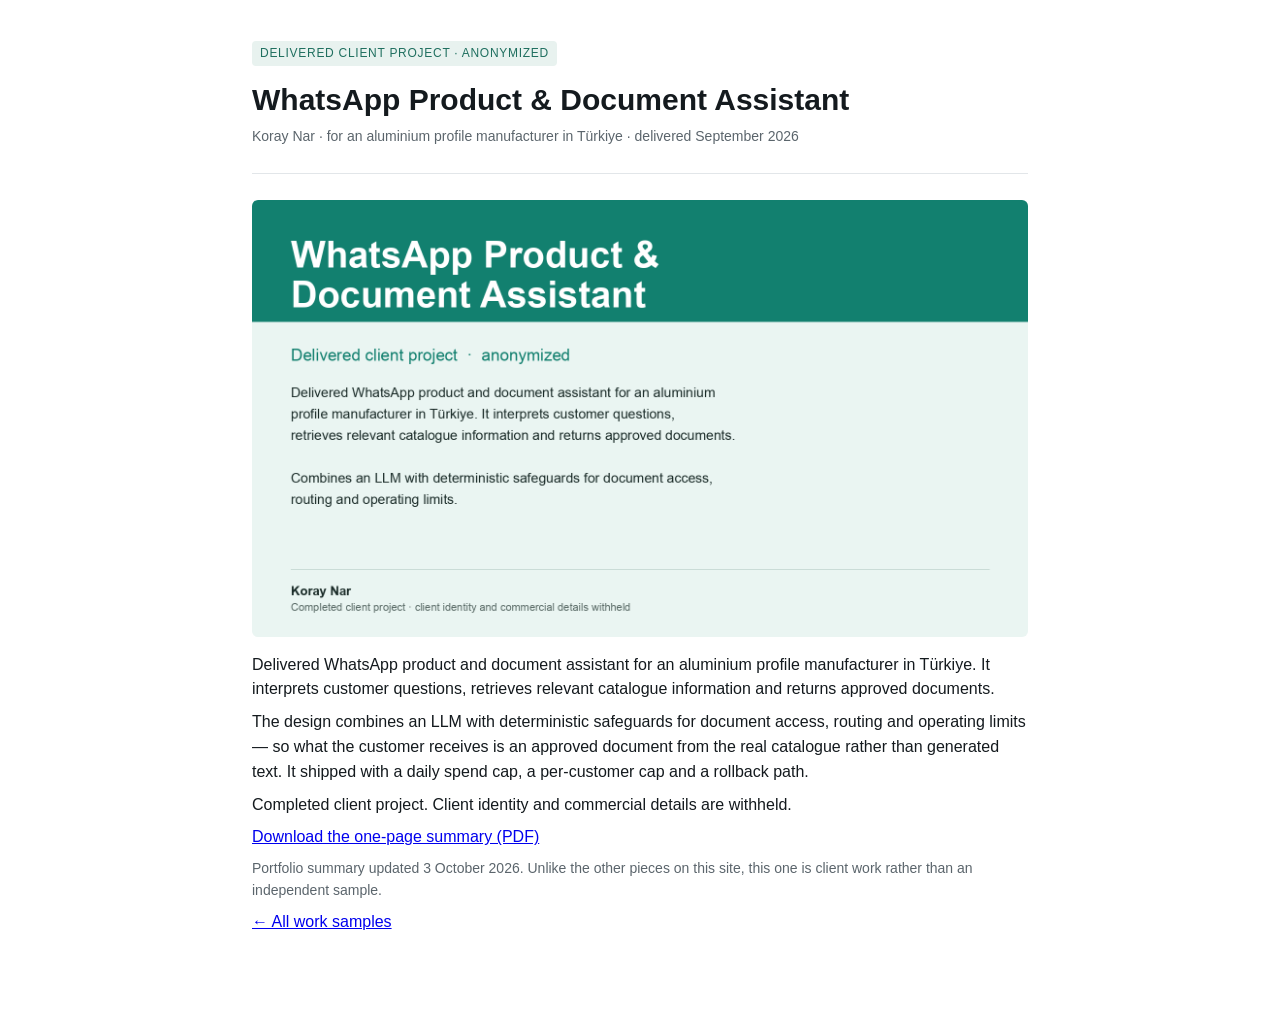
<file: portfolio/whatsapp-assistant/index.html>
<!doctype html>
<html lang="en">
<head>
<meta charset="utf-8">
<meta name="viewport" content="width=device-width,initial-scale=1">
<title>WhatsApp Product &amp; Document Assistant — delivered client project</title>
<meta name="description" content="A delivered WhatsApp product and document assistant for an aluminium profile manufacturer in Türkiye. It interprets customer questions, retrieves relevant catalogue information and returns approved documents, combining an LLM with deterministic safeguards.">
<meta name="author" content="Koray Nar">
<link rel="canonical" href="https://koraynar.github.io/research-samples/portfolio/whatsapp-assistant/">
<meta property="og:type" content="article">
<meta property="og:site_name" content="Koray Nar — work samples">
<meta property="og:title" content="WhatsApp Product &amp; Document Assistant — delivered client project">
<meta property="og:description" content="Delivered client project, anonymized. Combines an LLM with deterministic safeguards for document access, routing and operating limits.">
<meta property="og:url" content="https://koraynar.github.io/research-samples/portfolio/whatsapp-assistant/">
<meta property="og:image" content="https://koraynar.github.io/research-samples/portfolio/whatsapp-assistant/cover.png">
<meta property="og:image:width" content="1600">
<meta property="og:image:height" content="900">
<meta name="twitter:card" content="summary_large_image">
<meta name="twitter:title" content="WhatsApp Product &amp; Document Assistant — delivered client project">
<meta name="twitter:description" content="Delivered client project, anonymized. Combines an LLM with deterministic safeguards for document access, routing and operating limits.">
<meta name="twitter:image" content="https://koraynar.github.io/research-samples/portfolio/whatsapp-assistant/cover.png">
<link rel="stylesheet" href="../../style.css">
</head>
<body>
<div class="wrap">
  <header class="doc">
    <span class="kicker">Delivered client project · anonymized</span>
    <h1>WhatsApp Product &amp; Document Assistant</h1>
    <p class="meta">Koray Nar · for an aluminium profile manufacturer in Türkiye · delivered September 2026</p>
  </header>

  <p><img src="cover.png" alt="WhatsApp Product and Document Assistant — delivered client project, anonymized" style="max-width:100%;height:auto;border-radius:6px"></p>

  <p>Delivered WhatsApp product and document assistant for an aluminium profile manufacturer in
  Türkiye. It interprets customer questions, retrieves relevant catalogue information and returns
  approved documents.</p>

  <p>The design combines an LLM with deterministic safeguards for document access, routing and
  operating limits — so what the customer receives is an approved document from the real catalogue
  rather than generated text. It shipped with a daily spend cap, a per-customer cap and a rollback
  path.</p>

  <p>Completed client project. Client identity and commercial details are withheld.</p>

  <p><a href="whatsapp-product-document-assistant.pdf">Download the one-page summary (PDF)</a></p>

  <p class="meta">Portfolio summary updated 3 October 2026. Unlike the other pieces on this site,
  this one is client work rather than an independent sample.</p>

  <p><a href="../../">← All work samples</a></p>
</div>
</body>
</html>
</file>
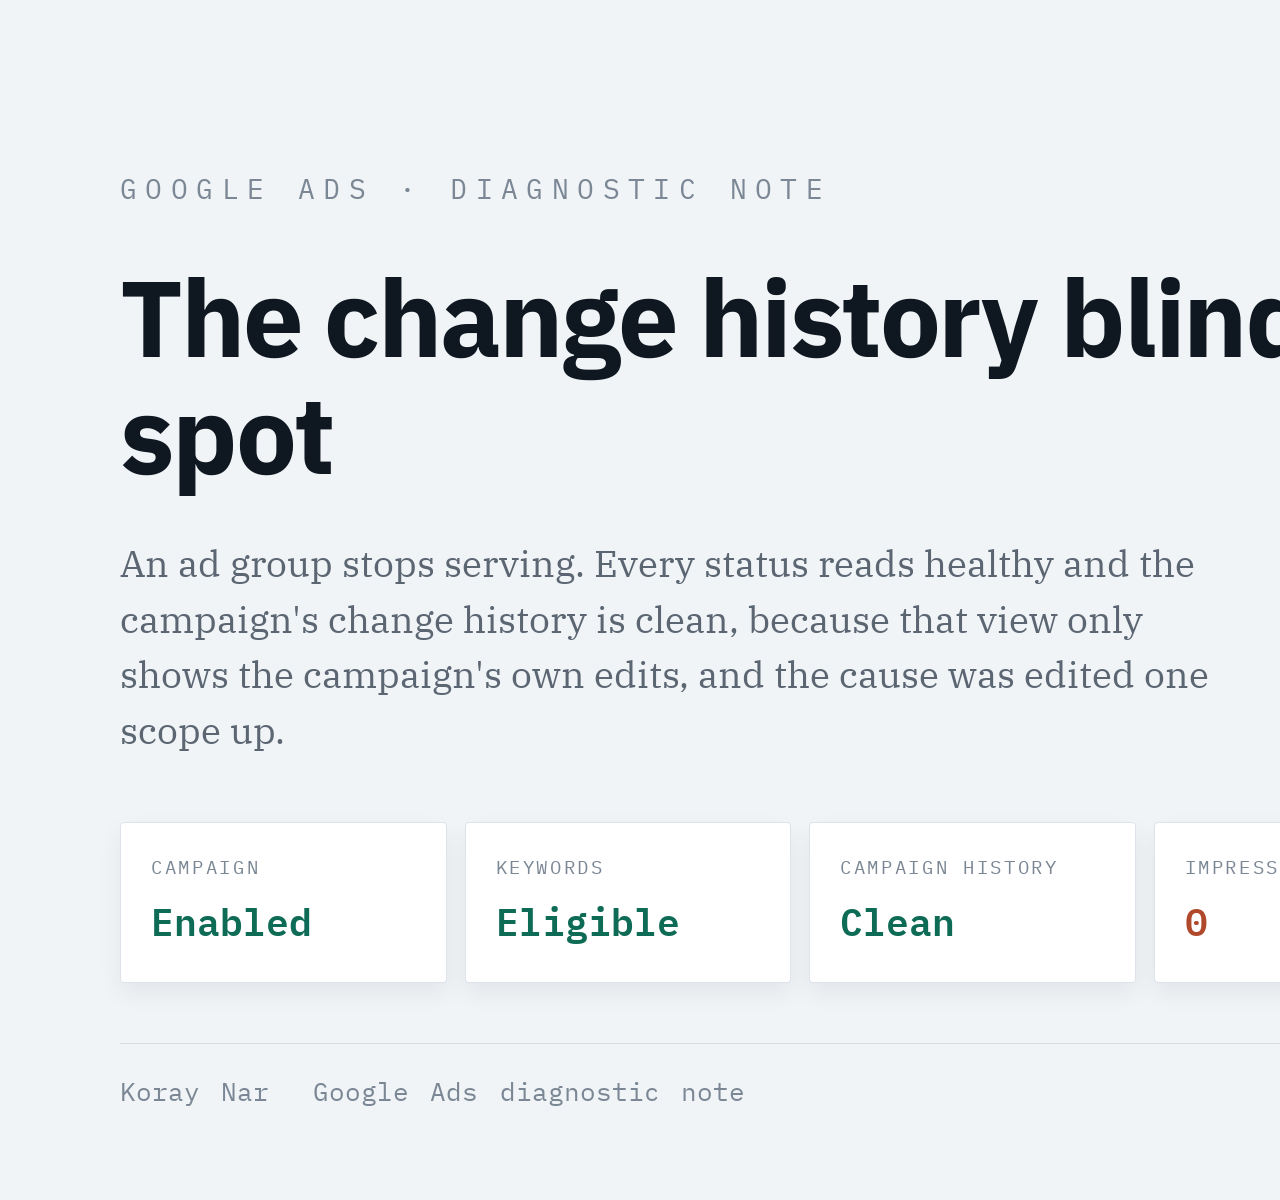
<file: change-history-blind-spot/cover_src/cover.html>
<!doctype html><html><head><meta charset="utf-8">
<link href="https://fonts.googleapis.com/css2?family=IBM+Plex+Mono:wght@400;600&family=IBM+Plex+Sans:wght@700&family=IBM+Plex+Serif:wght@400&display=swap" rel="stylesheet">
<style>
*{box-sizing:border-box;margin:0;padding:0}
html,body{width:1600px;height:1200px;background:#f0f4f7;color:#0f1720;overflow:hidden}
.wrap{padding:170px 120px 0}
.k{font-family:'IBM Plex Mono',monospace;font-size:28px;letter-spacing:.3em;color:#7b8794}
h1{font-family:'IBM Plex Sans',sans-serif;font-weight:700;font-size:108px;line-height:1.08;letter-spacing:-.02em;margin:52px 0 44px}
.t{font-family:'IBM Plex Serif',serif;font-size:37px;line-height:1.5;color:#5b6672;max-width:1120px}
.tiles{display:grid;grid-template-columns:repeat(4,1fr);gap:18px;margin-top:64px}
.tile{background:#fff;border:1px solid #dde3e8;border-radius:4px;padding:32px 30px;box-shadow:0 10px 24px rgba(15,23,32,.06)}
.tile .l{font-family:'IBM Plex Mono',monospace;font-size:19px;letter-spacing:.14em;color:#7b8794}
.tile .v{font-family:'IBM Plex Mono',monospace;font-weight:600;font-size:38px;color:#0e6b55;margin-top:12px}
.tile .v.bad{color:#b0492b}
.foot{margin-top:60px;border-top:1.5px solid #d9dee3;padding-top:30px;font-family:'IBM Plex Mono',monospace;font-size:26px;color:#7b8794;word-spacing:.2em}
.foot span{margin-right:44px}
</style></head><body><div class="wrap">
<div class="k">GOOGLE ADS · DIAGNOSTIC NOTE</div>
<h1>The change history blind spot</h1>
<p class="t">An ad group stops serving. Every status reads healthy and the campaign's change history is clean, because that view only shows the campaign's own edits, and the cause was edited one scope up.</p>
<div class="tiles">
<div class="tile"><div class="l">CAMPAIGN</div><div class="v">Enabled</div></div>
<div class="tile"><div class="l">KEYWORDS</div><div class="v">Eligible</div></div>
<div class="tile"><div class="l">CAMPAIGN HISTORY</div><div class="v">Clean</div></div>
<div class="tile"><div class="l">IMPRESSIONS</div><div class="v bad">0</div></div>
</div>
<div class="foot"><span>Koray Nar</span>Google Ads diagnostic note</div>
</div></body></html>
</file>
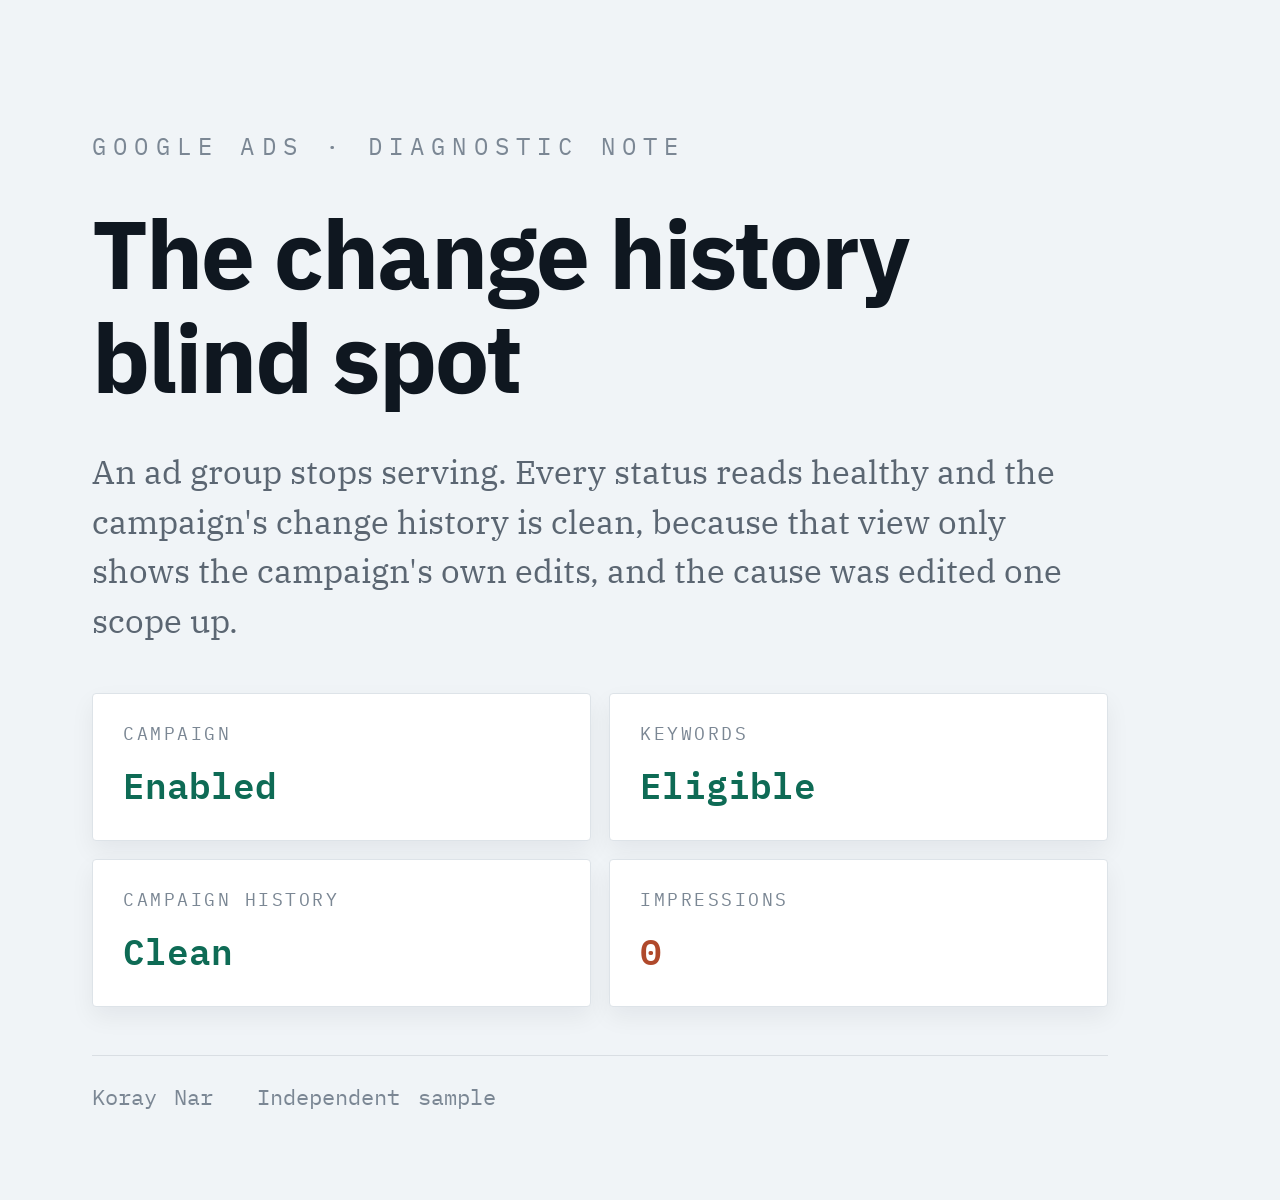
<file: change-history-blind-spot/cover_src/cover_square.html>
<!doctype html><html><head><meta charset="utf-8">
<link href="https://fonts.googleapis.com/css2?family=IBM+Plex+Mono:wght@400;600&family=IBM+Plex+Sans:wght@700&family=IBM+Plex+Serif:wght@400&display=swap" rel="stylesheet">
<style>
*{box-sizing:border-box;margin:0;padding:0}
html,body{width:1200px;height:1200px;background:#f0f4f7;color:#0f1720;overflow:hidden}
.wrap{padding:130px 92px 0}
.k{font-family:'IBM Plex Mono',monospace;font-size:24px;letter-spacing:.3em;color:#7b8794}
h1{font-family:'IBM Plex Sans',sans-serif;font-weight:700;font-size:96px;line-height:1.08;letter-spacing:-.02em;margin:40px 0 38px}
.t{font-family:'IBM Plex Serif',serif;font-size:33px;line-height:1.5;color:#5b6672;max-width:1016px}
.tiles{display:grid;grid-template-columns:1fr 1fr;gap:18px;margin-top:48px}
.tile{background:#fff;border:1px solid #dde3e8;border-radius:4px;padding:28px 30px;box-shadow:0 10px 24px rgba(15,23,32,.06)}
.tile .l{font-family:'IBM Plex Mono',monospace;font-size:18px;letter-spacing:.14em;color:#7b8794}
.tile .v{font-family:'IBM Plex Mono',monospace;font-weight:600;font-size:36px;color:#0e6b55;margin-top:12px}
.tile .v.bad{color:#b0492b}
.foot{margin-top:48px;border-top:1.5px solid #d9dee3;padding-top:26px;font-family:'IBM Plex Mono',monospace;font-size:22px;color:#7b8794;word-spacing:.2em}
.foot span{margin-right:44px}
</style></head><body><div class="wrap">
<div class="k">GOOGLE ADS · DIAGNOSTIC NOTE</div>
<h1>The change history blind spot</h1>
<p class="t">An ad group stops serving. Every status reads healthy and the campaign's change history is clean, because that view only shows the campaign's own edits, and the cause was edited one scope up.</p>
<div class="tiles">
<div class="tile"><div class="l">CAMPAIGN</div><div class="v">Enabled</div></div>
<div class="tile"><div class="l">KEYWORDS</div><div class="v">Eligible</div></div>
<div class="tile"><div class="l">CAMPAIGN HISTORY</div><div class="v">Clean</div></div>
<div class="tile"><div class="l">IMPRESSIONS</div><div class="v bad">0</div></div>
</div>
<div class="foot"><span>Koray Nar</span>Independent sample</div>
</div></body></html>
</file>
<file: style.css>
:root{
  --bg:#ffffff;--ink:#141a1e;--muted:#5b656c;--rule:#e2e6e9;--accent:#1f6f5f;--accent-soft:#e8f2ef;
  --confirmed:#1f6f5f;--reported:#8a6d1f;--inferred:#5a5f9a;--chip-bg:#f4f6f7;
}
*{box-sizing:border-box}
html{font-size:16px}
body{margin:0;background:var(--bg);color:var(--ink);font-family:-apple-system,BlinkMacSystemFont,"Segoe UI",Roboto,Helvetica,Arial,sans-serif;line-height:1.55}
.wrap{max-width:820px;margin:0 auto;padding:40px 22px 80px}
header.doc{border-bottom:1px solid var(--rule);padding-bottom:18px;margin-bottom:26px}
.kicker{display:inline-block;font-size:12px;letter-spacing:.06em;text-transform:uppercase;color:var(--accent);background:var(--accent-soft);padding:3px 8px;border-radius:4px;margin-bottom:10px}
h1{font-size:30px;line-height:1.2;margin:6px 0 8px}
.meta{color:var(--muted);font-size:14px}
.meta a{color:inherit}
h2{font-size:20px;margin:34px 0 10px;padding-top:10px;border-top:1px solid var(--rule)}
h3{font-size:16px;margin:18px 0 6px}
p{margin:8px 0}
ul,ol{padding-left:22px}
li{margin:4px 0}
.chron{list-style:none;padding:0;margin:0}
.chron li{display:grid;grid-template-columns:110px 1fr;gap:12px;padding:7px 0;border-bottom:1px dashed var(--rule)}
.chron time{color:var(--muted);font-variant-numeric:tabular-nums;font-size:14px}
.tag{display:inline-block;font-size:11px;letter-spacing:.03em;padding:1px 6px;border-radius:3px;margin-left:6px;vertical-align:middle;background:var(--chip-bg);color:var(--muted)}
.tag.confirmed{color:#fff;background:var(--confirmed)}
.tag.reported{color:#fff;background:var(--reported)}
.tag.inferred{color:#fff;background:var(--inferred)}
.cite{font-size:12px;color:var(--muted);text-decoration:none;border-bottom:1px dotted var(--muted)}
.box{background:var(--chip-bg);border:1px solid var(--rule);border-radius:8px;padding:14px 16px;margin:16px 0}
.box h3{margin-top:0}
.legend{display:flex;gap:10px;flex-wrap:wrap;font-size:13px;color:var(--muted);margin:10px 0 0}
table{width:100%;border-collapse:collapse;font-size:14px}
th,td{text-align:left;vertical-align:top;padding:8px 6px;border-bottom:1px solid var(--rule)}
th{color:var(--muted);font-weight:600;font-size:12px;text-transform:uppercase;letter-spacing:.04em}
.src{font-size:13px}
.src li{margin:6px 0}
.src a{word-break:break-all}
footer{margin-top:40px;padding-top:14px;border-top:1px solid var(--rule);color:var(--muted);font-size:13px}
.btn{display:inline-block;padding:8px 12px;border:1px solid var(--accent);color:var(--accent);border-radius:6px;text-decoration:none;font-size:14px}
@media (max-width:600px){.chron li{grid-template-columns:1fr}h1{font-size:24px}}
@media print{.wrap{max-width:none;padding:0}.btn{display:none}a{color:inherit;text-decoration:none}h2{break-after:avoid}.chron li{break-inside:avoid}}
/* lighter chips inside the brief prose; solid chips stay in the appendix */
.brief .tag{background:transparent;border:1px solid currentColor;padding:0 5px;font-size:10.5px}
.brief .tag.confirmed{color:var(--confirmed)}
.brief .tag.reported{color:var(--reported)}
.brief .tag.inferred{color:var(--inferred)}
.brief .cite{margin-left:2px}
</file>
